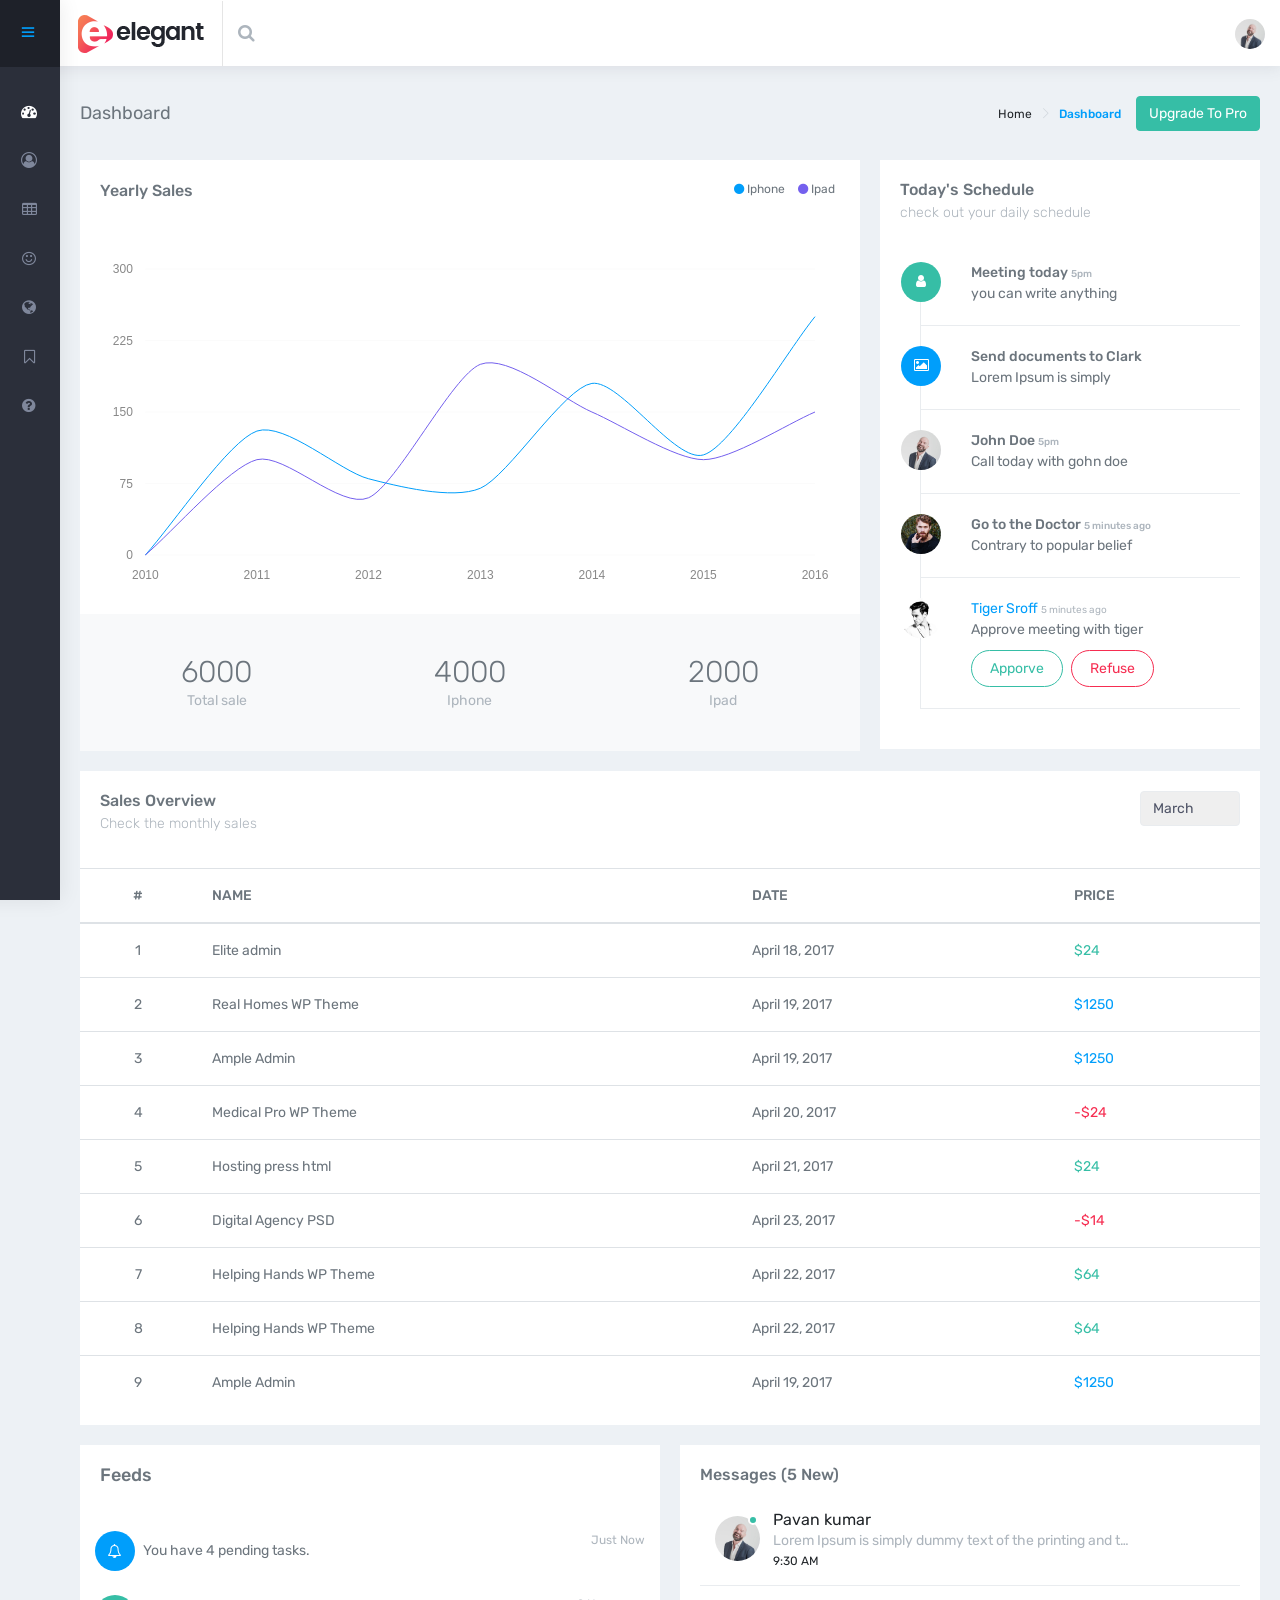
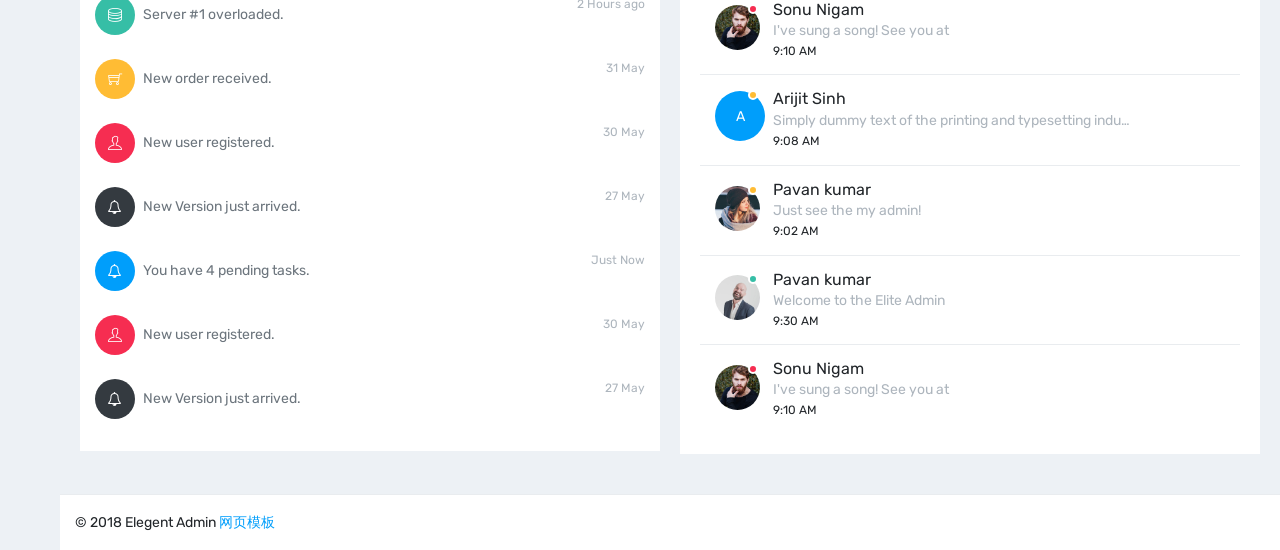
<file: html/index.html>
<!DOCTYPE html>
<html lang="en">

<head>
    <meta charset="utf-8">
    <meta http-equiv="X-UA-Compatible" content="IE=edge">
    <!-- Tell the browser to be responsive to screen width -->
    <meta name="viewport" content="width=device-width, initial-scale=1">
    <meta name="description" content="">
    <meta name="author" content="">
    <!-- Favicon icon -->
    <link rel="icon" type="image/png" sizes="16x16" href="./assets/images/favicon.png">
    <title>Elegant Admin Template - The Ultimate Multipurpose admin template</title>
    <!-- This page CSS -->
    <!-- chartist CSS -->
    <link href="./assets/node_modules/morrisjs/morris.css" rel="stylesheet">
    <!--c3 plugins CSS -->
    <link href="./assets/node_modules/c3-master/c3.min.css" rel="stylesheet">
    <!-- Custom CSS -->
    <link href="dist/css/style.css" rel="stylesheet">
    <!-- Dashboard 1 Page CSS -->
    <link href="dist/css/pages/dashboard1.css" rel="stylesheet">
    <!-- HTML5 Shim and Respond.js IE8 support of HTML5 elements and media queries -->
    <!-- WARNING: Respond.js doesn't work if you view the page via file:// -->
    <!--[if lt IE 9]>
    <script src="https://oss.maxcdn.com/libs/html5shiv/3.7.0/html5shiv.js"></script>
    <script src="https://oss.maxcdn.com/libs/respond.js/1.4.2/respond.min.js"></script>
<![endif]-->
</head>

<body class="skin-default-dark fixed-layout">
    <!-- ============================================================== -->
    <!-- Preloader - style you can find in spinners.css -->
    <!-- ============================================================== -->
    <div class="preloader">
        <div class="loader">
            <div class="loader__figure"></div>
            <p class="loader__label">Elegant admin</p>
        </div>
    </div>
    <!-- ============================================================== -->
    <!-- Main wrapper - style you can find in pages.scss -->
    <!-- ============================================================== -->
    <div id="main-wrapper">
        <!-- ============================================================== -->
        <!-- Topbar header - style you can find in pages.scss -->
        <!-- ============================================================== -->
        <header class="topbar">
            <nav class="navbar top-navbar navbar-expand-md navbar-dark">
                <!-- ============================================================== -->
                <!-- Logo -->
                <!-- ============================================================== -->
                <div class="navbar-header">
                    <a class="navbar-brand" href="index.html">
                        <!-- Logo icon --><b>
                            <!--You can put here icon as well // <i class="wi wi-sunset"></i> //-->
                            <!-- Dark Logo icon -->
                            <img src="./assets/images/logo-icon.png" alt="homepage" class="dark-logo" />
                            <!-- Light Logo icon -->
                            <img src="./assets/images/logo-light-icon.png" alt="homepage" class="light-logo" />
                        </b>
                        <!--End Logo icon -->
                        <!-- Logo text --><span>
                         <!-- dark Logo text -->
                         <img src="./assets/images/logo-text.png" alt="homepage" class="dark-logo" />
                         <!-- Light Logo text -->    
                         <img src="./assets/images/logo-light-text.png" class="light-logo" alt="homepage" /></span> </a>
                </div>
                <!-- ============================================================== -->
                <!-- End Logo -->
                <!-- ============================================================== -->
                <div class="navbar-collapse">
                    <!-- ============================================================== -->
                    <!-- toggle and nav items -->
                    <!-- ============================================================== -->
                    <ul class="navbar-nav mr-auto">
                        <!-- This is  -->
                        <li class="nav-item hidden-sm-up"> <a class="nav-link nav-toggler waves-effect waves-light" href="javascript:void(0)"><i class="ti-menu"></i></a></li>
                        <!-- ============================================================== -->
                        <!-- Search -->
                        <!-- ============================================================== -->
                        <li class="nav-item search-box"> <a class="nav-link waves-effect waves-dark" href="javascript:void(0)"><i class="fa fa-search"></i></a>
                            <form class="app-search">
                                <input type="text" class="form-control" placeholder="Search &amp; enter"> <a class="srh-btn"><i class="fa fa-times"></i></a>
                            </form>
                        </li>
                    </ul>
                    <ul class="navbar-nav my-lg-0">
                        <!-- ============================================================== -->
                        <!-- User profile and search -->
                        <!-- ============================================================== -->
                        <li class="nav-item dropdown">
                            <a class="nav-link dropdown-toggle text-muted waves-effect waves-dark" href="" data-toggle="dropdown" aria-haspopup="true" aria-expanded="false"><img src="./assets/images/users/1.jpg" alt="user" class="img-circle" width="30"></a>
                        </li>
                        <!-- ============================================================== -->
                        <!-- User profile and search -->
                        <!-- ============================================================== -->
                    </ul>
                </div>
            </nav>
        </header>
        <!-- ============================================================== -->
        <!-- End Topbar header -->
        <!-- ============================================================== -->
        <!-- ============================================================== -->
        <!-- Left Sidebar - style you can find in sidebar.scss  -->
        <!-- ============================================================== -->
        <aside class="left-sidebar">
            <div class="d-flex no-block nav-text-box align-items-center">
                <span><img src="./assets/images/logo-icon.png" alt="elegant admin template"></span>
                <a class="waves-effect waves-dark ml-auto hidden-sm-down" href="javascript:void(0)"><i class="ti-menu"></i></a>
                <a class="nav-toggler waves-effect waves-dark ml-auto hidden-sm-up" href="javascript:void(0)"><i class="ti-menu ti-close"></i></a>
            </div>
            <!-- Sidebar scroll-->
            <div class="scroll-sidebar">
                <!-- Sidebar navigation-->
                <nav class="sidebar-nav">
                    <ul id="sidebarnav">
                        <li> <a class="waves-effect waves-dark" href="index.html" aria-expanded="false"><i class="fa fa-tachometer"></i><span class="hide-menu">Dashboard</span></a></li>
                        <li> <a class="waves-effect waves-dark" href="pages-profile.html" aria-expanded="false"><i class="fa fa-user-circle-o"></i><span class="hide-menu">Profile</span></a></li>
                        <li> <a class="waves-effect waves-dark" href="table-basic.html" aria-expanded="false"><i class="fa fa-table"></i><span class="hide-menu"></span>Tables</a></li>
                        <li> <a class="waves-effect waves-dark" href="icon-fontawesome.html" aria-expanded="false"><i class="fa fa-smile-o"></i><span class="hide-menu"></span>Icon</a></li>
                        <li> <a class="waves-effect waves-dark" href="map-google.html" aria-expanded="false"><i class="fa fa-globe"></i><span class="hide-menu"></span>Map</a></li>
                        <li> <a class="waves-effect waves-dark" href="pages-blank.html" aria-expanded="false"><i class="fa fa-bookmark-o"></i><span class="hide-menu"></span>Blank</a></li>
                        <li> <a class="waves-effect waves-dark" href="pages-error-404.html" aria-expanded="false"><i class="fa fa-question-circle"></i><span class="hide-menu"></span>404</a></li>
                        <div class="text-center m-t-30">
                            <a href="#" class="btn waves-effect waves-light btn-success hidden-md-down"> Upgrade to Pro</a>
                        </div>
                    </ul>
                </nav>
                <!-- End Sidebar navigation -->
            </div>
            <!-- End Sidebar scroll-->
        </aside>
        <!-- ============================================================== -->
        <!-- End Left Sidebar - style you can find in sidebar.scss  -->
        <!-- ============================================================== -->
        <!-- ============================================================== -->
        <!-- Page wrapper  -->
        <!-- ============================================================== -->
        <div class="page-wrapper">
            <!-- ============================================================== -->
            <!-- Container fluid  -->
            <!-- ============================================================== -->
            <div class="container-fluid">
                <!-- ============================================================== -->
                <!-- Bread crumb and right sidebar toggle -->
                <!-- ============================================================== -->
                <div class="row page-titles">
                    <div class="col-md-5 align-self-center">
                        <h4 class="text-themecolor">Dashboard</h4>
                    </div>
                    <div class="col-md-7 align-self-center text-right">
                        <div class="d-flex justify-content-end align-items-center">
                            <ol class="breadcrumb">
                                <li class="breadcrumb-item"><a href="javascript:void(0)">Home</a></li>
                                <li class="breadcrumb-item active">Dashboard</li>
                            </ol>
                            <a class="btn btn-success d-none d-lg-block m-l-15" href="#"> Upgrade To Pro</a>
                        </div>
                    </div>
                </div>
                <!-- ============================================================== -->
                <!-- End Bread crumb and right sidebar toggle -->
                <!-- ============================================================== -->
                <!-- ============================================================== -->
                <!-- Yearly Sales -->
                <!-- ============================================================== -->
                <div class="row">
                    <div class="col-lg-8">
                        <div class="card oh">
                            <div class="card-body">
                                <div class="d-flex m-b-30 align-items-center no-block">
                                    <h5 class="card-title ">Yearly Sales</h5>
                                    <div class="ml-auto">
                                        <ul class="list-inline font-12">
                                            <li><i class="fa fa-circle text-info"></i> Iphone</li>
                                            <li><i class="fa fa-circle text-primary"></i> Ipad</li>
                                        </ul>
                                    </div>
                                </div>
                                <div id="morris-area-chart" style="height: 350px;"></div>
                            </div>
                            <div class="card-body bg-light">
                                <div class="row text-center m-b-20">
                                    <div class="col-lg-4 col-md-4 m-t-20">
                                        <h2 class="m-b-0 font-light">6000</h2><span class="text-muted">Total sale</span>
                                    </div>
                                    <div class="col-lg-4 col-md-4 m-t-20">
                                        <h2 class="m-b-0 font-light">4000</h2><span class="text-muted">Iphone</span>
                                    </div>
                                    <div class="col-lg-4 col-md-4 m-t-20">
                                        <h2 class="m-b-0 font-light">2000</h2><span class="text-muted">Ipad</span>
                                    </div>
                                </div>
                            </div>
                        </div>
                    </div>
                    <div class="col-lg-4">
                        <div class="card">
                            <div class="card-body">
                                <h5 class="card-title">Today's Schedule</h5>
                                <h6 class="card-subtitle">check out your daily schedule</h6>
                                <div class="steamline m-t-40">
                                    <div class="sl-item">
                                        <div class="sl-left bg-success"> <i class="fa fa-user"></i></div>
                                        <div class="sl-right">
                                            <div class="font-medium">Meeting today <span class="sl-date"> 5pm</span></div>
                                            <div class="desc">you can write anything </div>
                                        </div>
                                    </div>
                                    <div class="sl-item">
                                        <div class="sl-left bg-info"><i class="fa fa-image"></i></div>
                                        <div class="sl-right">
                                            <div class="font-medium">Send documents to Clark</div>
                                            <div class="desc">Lorem Ipsum is simply </div>
                                        </div>
                                    </div>
                                    <div class="sl-item">
                                        <div class="sl-left"> <img class="img-circle" alt="user" src="./assets/images/users/1.jpg"> </div>
                                        <div class="sl-right">
                                            <div class="font-medium">John Doe <span class="sl-date"> 5pm</span></div>
                                            <div class="desc">Call today with gohn doe </div>
                                        </div>
                                    </div>
                                    <div class="sl-item">
                                        <div class="sl-left"> <img class="img-circle" alt="user" src="./assets/images/users/2.jpg"> </div>
                                        <div class="sl-right">
                                            <div class="font-medium">Go to the Doctor <span class="sl-date">5 minutes ago</span></div>
                                            <div class="desc">Contrary to popular belief</div>
                                        </div>
                                    </div>
                                    <div class="sl-item">
                                        <div class="sl-left"> <img class="img-circle" alt="user" src="./assets/images/users/3.jpg"> </div>
                                        <div class="sl-right">
                                            <div><a href="#">Tiger Sroff</a> <span class="sl-date">5 minutes ago</span></div>
                                            <div class="desc">Approve meeting with tiger
                                                <br><a href="javascript:void(0)" class="btn m-t-10 m-r-5 btn-rounded btn-outline-success">Apporve</a> <a href="javascript:void(0)" class="btn m-t-10 btn-rounded btn-outline-danger">Refuse</a> </div>
                                        </div>
                                    </div>
                                </div>
                            </div>
                        </div>
                    </div>
                </div>
                <!-- ============================================================== -->
                <!-- News -->
                <!-- ============================================================== -->
                <div class="row">
                    <!-- column -->
                    <div class="col-12">
                        <div class="card">
                            <div class="card-body">
                                <div class="d-flex">
                                    <div>
                                        <h5 class="card-title">Sales Overview</h5>
                                        <h6 class="card-subtitle">Check the monthly sales </h6>
                                    </div>
                                    <div class="ml-auto">
                                        <select class="custom-select b-0">
                                            <option>January</option>
                                            <option value="1">February</option>
                                            <option value="2" selected="">March</option>
                                            <option value="3">April</option>
                                        </select>
                                    </div>
                                </div>
                            </div>
                            <div class="table-responsive">
                                <table class="table table-hover">
                                    <thead>
                                        <tr>
                                            <th class="text-center">#</th>
                                            <th>NAME</th>
                                            <th>DATE</th>
                                            <th>PRICE</th>
                                        </tr>
                                    </thead>
                                    <tbody>
                                        <tr>
                                            <td class="text-center">1</td>
                                            <td class="txt-oflo">Elite admin</td>
                                            <td class="txt-oflo">April 18, 2017</td>
                                            <td><span class="text-success">$24</span></td>
                                        </tr>
                                        <tr>
                                            <td class="text-center">2</td>
                                            <td class="txt-oflo">Real Homes WP Theme</td>
                                            <td class="txt-oflo">April 19, 2017</td>
                                            <td><span class="text-info">$1250</span></td>
                                        </tr>
                                        <tr>
                                            <td class="text-center">3</td>
                                            <td class="txt-oflo">Ample Admin</td>
                                            <td class="txt-oflo">April 19, 2017</td>
                                            <td><span class="text-info">$1250</span></td>
                                        </tr>
                                        <tr>
                                            <td class="text-center">4</td>
                                            <td class="txt-oflo">Medical Pro WP Theme</td>
                                            <td class="txt-oflo">April 20, 2017</td>
                                            <td><span class="text-danger">-$24</span></td>
                                        </tr>
                                        <tr>
                                            <td class="text-center">5</td>
                                            <td class="txt-oflo">Hosting press html</td>
                                            <td class="txt-oflo">April 21, 2017</td>
                                            <td><span class="text-success">$24</span></td>
                                        </tr>
                                        <tr>
                                            <td class="text-center">6</td>
                                            <td class="txt-oflo">Digital Agency PSD</td>
                                            <td class="txt-oflo">April 23, 2017</td>
                                            <td><span class="text-danger">-$14</span></td>
                                        </tr>
                                        <tr>
                                            <td class="text-center">7</td>
                                            <td class="txt-oflo">Helping Hands WP Theme</td>
                                            <td class="txt-oflo">April 22, 2017</td>
                                            <td><span class="text-success">$64</span></td>
                                        </tr>
                                        <tr>
                                            <td class="text-center">8</td>
                                            <td class="txt-oflo">Helping Hands WP Theme</td>
                                            <td class="txt-oflo">April 22, 2017</td>
                                            <td><span class="text-success">$64</span></td>
                                        </tr>
                                        <tr>
                                            <td class="text-center">9</td>
                                            <td class="txt-oflo">Ample Admin</td>
                                            <td class="txt-oflo">April 19, 2017</td>
                                            <td><span class="text-info">$1250</span></td>
                                        </tr>
                                    </tbody>
                                </table>
                            </div>
                        </div>
                    </div>
                </div>
                <!-- ============================================================== -->
                <!-- To do chat and message -->
                <!-- ============================================================== -->
                <div class="row">
                    <div class="col-md-6">
                        <div class="card">
                            <div class="card-body">
                                <h4 class="card-title">Feeds</h4>
                            </div>
                            <ul class="feeds p-b-20">
                                <li>
                                    <div class="bg-info"><i class="fa fa-bell-o"></i></div> You have 4 pending tasks. <span class="text-muted">Just Now</span></li>
                                <li>
                                    <div class="bg-success"><i class="ti-server"></i></div> Server #1 overloaded.<span class="text-muted">2 Hours ago</span></li>
                                <li>
                                    <div class="bg-warning"><i class="ti-shopping-cart"></i></div> New order received.<span class="text-muted">31 May</span></li>
                                <li>
                                    <div class="bg-danger"><i class="ti-user"></i></div> New user registered.<span class="text-muted">30 May</span></li>
                                <li>
                                    <div class="bg-dark"><i class="fa fa-bell-o"></i></div> New Version just arrived. <span class="text-muted">27 May</span></li>
                                <li>
                                    <div class="bg-info"><i class="fa fa-bell-o"></i></div> You have 4 pending tasks. <span class="text-muted">Just Now</span></li>
                                <li>
                                    <div class="bg-danger"><i class="ti-user"></i></div> New user registered.<span class="text-muted">30 May</span></li>
                                <li>
                                    <div class="bg-dark"><i class="fa fa-bell-o"></i></div> New Version just arrived. <span class="text-muted">27 May</span></li>
                            </ul>
                        </div>
                    </div>
                    <div class="col-md-6">
                        <div class="card">
                            <div class="card-body">
                                <h5 class="card-title">Messages (5 New)</h5>
                                <div class="message-box">
                                    <div class="message-widget message-scroll">
                                        <!-- Message -->
                                        <a href="javascript:void(0)">
                                            <div class="user-img"> <img src="./assets/images/users/1.jpg" alt="user" class="img-circle"> <span class="profile-status online pull-right"></span> </div>
                                            <div class="mail-contnet">
                                                <h5>Pavan kumar</h5> <span class="mail-desc">Lorem Ipsum is simply dummy text of the printing and type setting industry. Lorem Ipsum has been.</span> <span class="time">9:30 AM</span> </div>
                                        </a>
                                        <!-- Message -->
                                        <a href="javascript:void(0)">
                                            <div class="user-img"> <img src="./assets/images/users/2.jpg" alt="user" class="img-circle"> <span class="profile-status busy pull-right"></span> </div>
                                            <div class="mail-contnet">
                                                <h5>Sonu Nigam</h5> <span class="mail-desc">I've sung a song! See you at</span> <span class="time">9:10 AM</span> </div>
                                        </a>
                                        <!-- Message -->
                                        <a href="javascript:void(0)">
                                            <div class="user-img"> <span class="round">A</span> <span class="profile-status away pull-right"></span> </div>
                                            <div class="mail-contnet">
                                                <h5>Arijit Sinh</h5> <span class="mail-desc">Simply dummy text of the printing and typesetting industry.</span> <span class="time">9:08 AM</span> </div>
                                        </a>
                                        <!-- Message -->
                                        <a href="javascript:void(0)">
                                            <div class="user-img"> <img src="./assets/images/users/4.jpg" alt="user" class="img-circle"> <span class="profile-status offline pull-right"></span> </div>
                                            <div class="mail-contnet">
                                                <h5>Pavan kumar</h5> <span class="mail-desc">Just see the my admin!</span> <span class="time">9:02 AM</span> </div>
                                        </a>
                                        <!-- Message -->
                                        <a href="javascript:void(0)">
                                            <div class="user-img"> <img src="./assets/images/users/1.jpg" alt="user" class="img-circle"> <span class="profile-status online pull-right"></span> </div>
                                            <div class="mail-contnet">
                                                <h5>Pavan kumar</h5> <span class="mail-desc">Welcome to the Elite Admin</span> <span class="time">9:30 AM</span> </div>
                                        </a>
                                        <!-- Message -->
                                        <a href="javascript:void(0)">
                                            <div class="user-img"> <img src="./assets/images/users/2.jpg" alt="user" class="img-circle"> <span class="profile-status busy pull-right"></span> </div>
                                            <div class="mail-contnet">
                                                <h5>Sonu Nigam</h5> <span class="mail-desc">I've sung a song! See you at</span> <span class="time">9:10 AM</span> </div>
                                        </a>
                                    </div>
                                </div>
                            </div>
                        </div>
                    </div>
                </div>
            </div>
            <!-- ============================================================== -->
            <!-- End Container fluid  -->
            <!-- ============================================================== -->
        </div>
        <!-- ============================================================== -->
        <!-- End Page wrapper  -->
        <!-- ============================================================== -->
        <!-- ============================================================== -->
        <!-- footer -->
        <!-- ============================================================== -->
        <footer class="footer">
            © 2018 Elegent Admin <a target="_blank" href="http://www.mobanwang.com/" title="网页模板">网页模板</a>
        </footer>
        <!-- ============================================================== -->
        <!-- End footer -->
        <!-- ============================================================== -->
    </div>
    <!-- ============================================================== -->
    <!-- End Wrapper -->
    <!-- ============================================================== -->
    <!-- ============================================================== -->
    <!-- All Jquery -->
    <!-- ============================================================== -->
    <script src="./assets/node_modules/jquery/jquery-3.2.1.min.js"></script>
    <!-- Bootstrap popper Core JavaScript -->
    <script src="./assets/node_modules/popper/popper.min.js"></script>
    <script src="./assets/node_modules/bootstrap/dist/js/bootstrap.min.js"></script>
    <!-- slimscrollbar scrollbar JavaScript -->
    <script src="dist/js/perfect-scrollbar.jquery.min.js"></script>
    <!--Wave Effects -->
    <script src="dist/js/waves.js"></script>
    <!--Menu sidebar -->
    <script src="dist/js/sidebarmenu.js"></script>
    <!--Custom JavaScript -->
    <script src="dist/js/custom.min.js"></script>
    <!-- ============================================================== -->
    <!-- This page plugins -->
    <!-- ============================================================== -->
    <!--morris JavaScript -->
    <script src="./assets/node_modules/raphael/raphael-min.js"></script>
    <script src="./assets/node_modules/morrisjs/morris.min.js"></script>
    <script src="./assets/node_modules/jquery-sparkline/jquery.sparkline.min.js"></script>
    <!--c3 JavaScript -->
    <script src="./assets/node_modules/d3/d3.min.js"></script>
    <script src="./assets/node_modules/c3-master/c3.min.js"></script>
    <!-- Chart JS -->
    <script src="dist/js/dashboard1.js"></script>
</body>

</html>
</file>
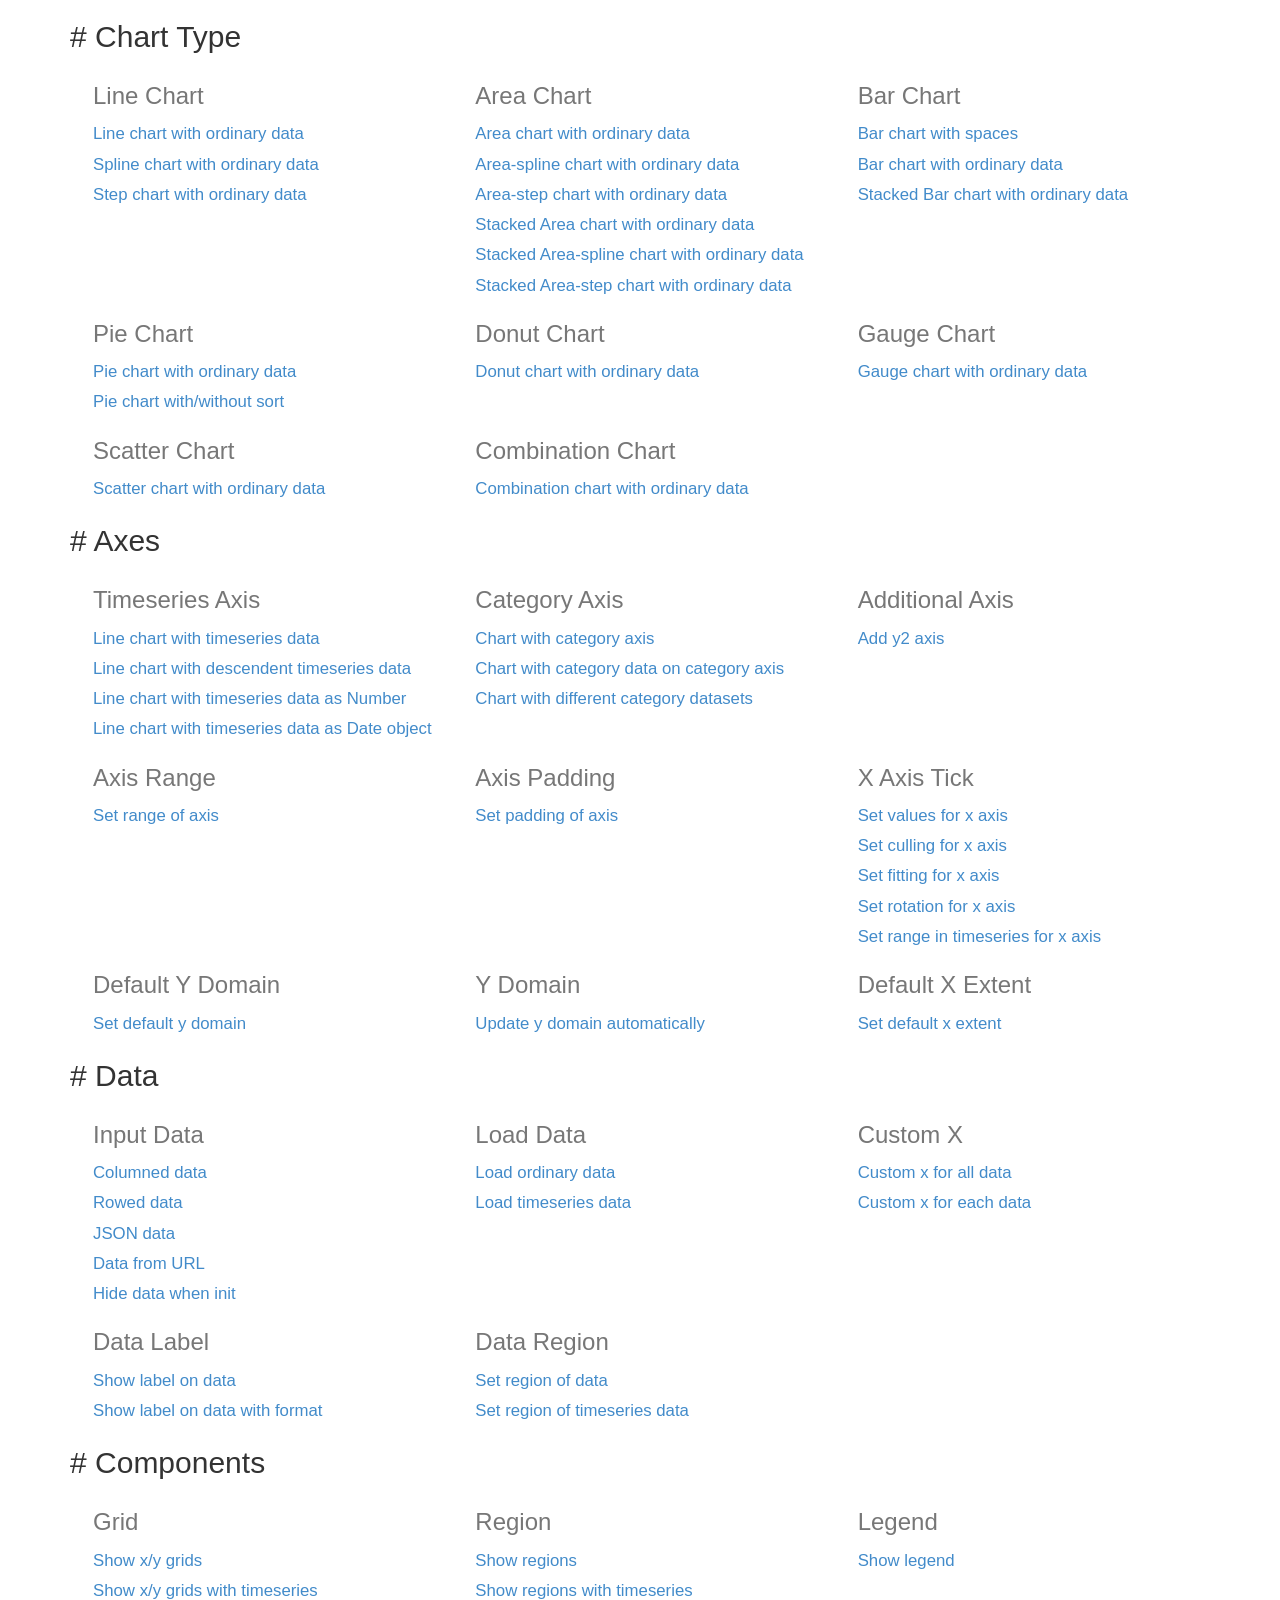
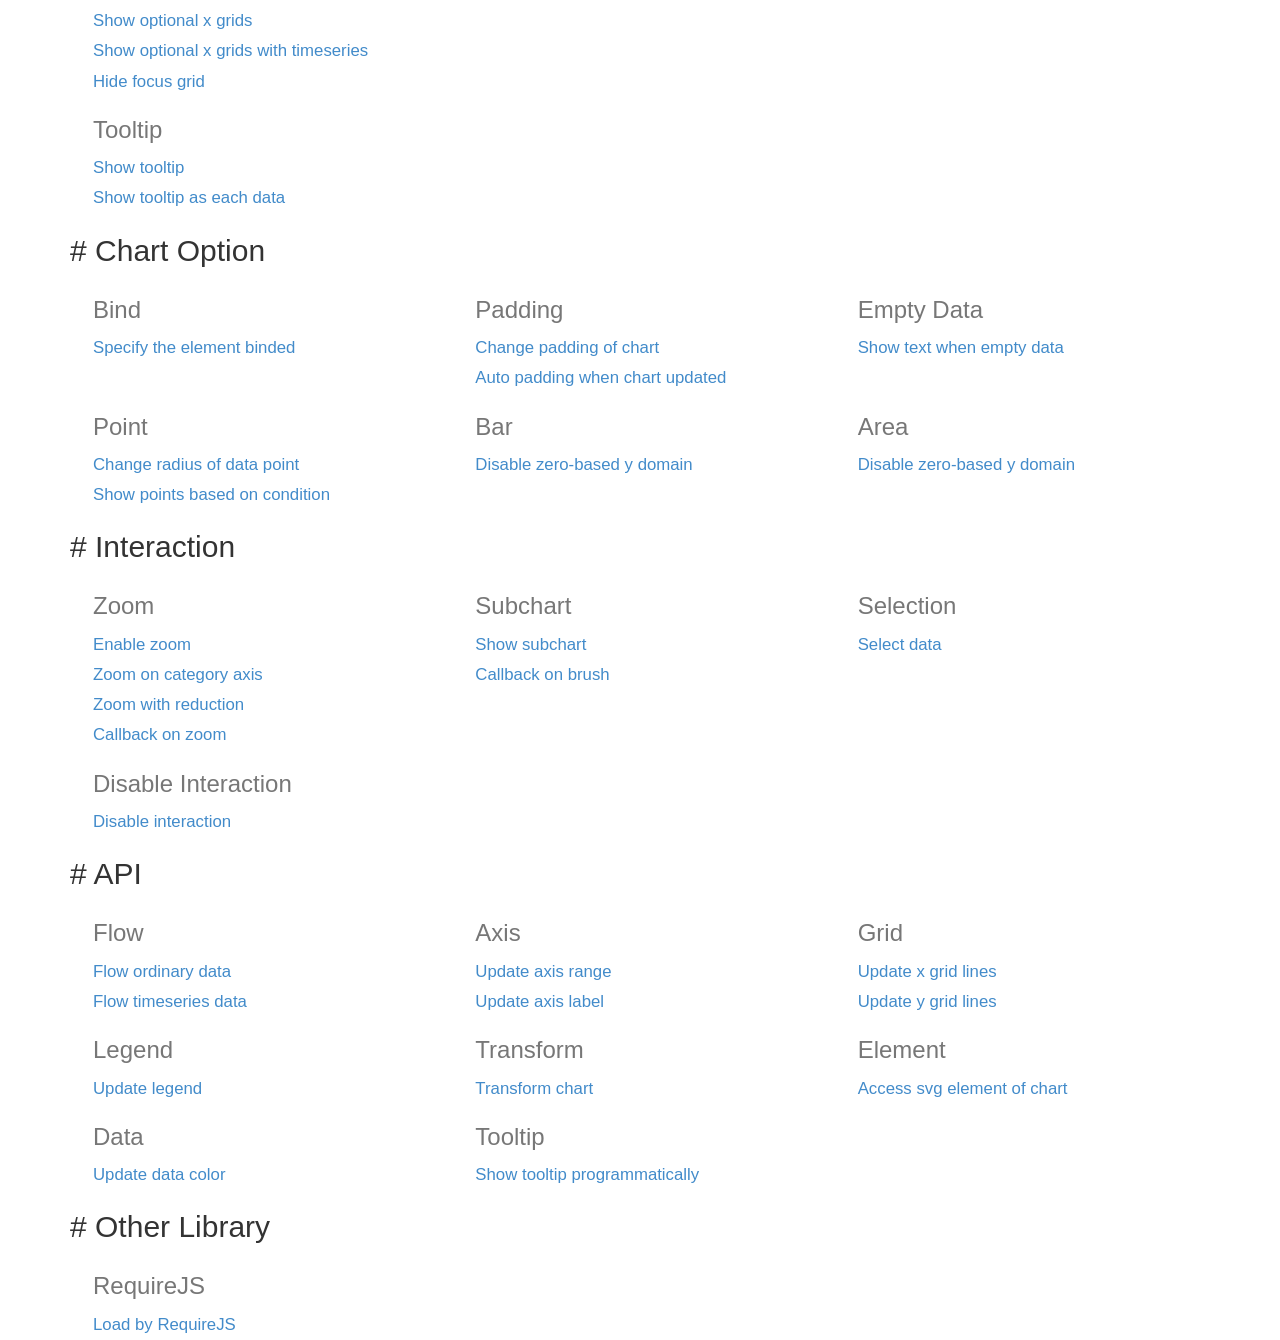
<file: html/assets/node_modules/c3-master/htdocs/index.html>
<html>
  <head>
    <link href="./css/bootstrap.min.css" rel="stylesheet">
    <link href="./css/index.css" rel="stylesheet">
  </head>
  <body>
    <div class="container">
      <div class="section">
        <h2># <span>Chart Type</span></h2>
        <div>
          <div class="row">
            <div class="col-md-4">
              <h3>Line Chart</h3>
              <a href="./samples/simple.html">
                Line chart with ordinary data
              </a>
              <a href="./samples/chart_spline.html">
                Spline chart with ordinary data
              </a>
              <a href="./samples/chart_step.html">
                Step chart with ordinary data
              </a>
            </div>
            <div class="col-md-4">
              <h3>Area Chart</h3>
              <a href="./samples/chart_area.html">
                Area chart with ordinary data
              </a>
              <a href="./samples/chart_area_spline.html">
                Area-spline chart with ordinary data
              </a>
              <a href="./samples/chart_area_step.html">
                Area-step chart with ordinary data
              </a>
              <a href="./samples/chart_area_stacked.html">
                Stacked Area chart with ordinary data
              </a>
              <a href="./samples/chart_area_spline_stacked.html">
                Stacked Area-spline chart with ordinary data
              </a>
              <a href="./samples/chart_area_step_stacked.html">
                Stacked Area-step chart with ordinary data
              </a>
            </div>
            <div class="col-md-4">
              <h3>Bar Chart</h3>
              <a href="./samples/chart_bar_space.html">
                  Bar chart with spaces
              </a>
              <a href="./samples/chart_bar.html">
                Bar chart with ordinary data
              </a>
              <a href="./samples/chart_bar_stacked.html">
                Stacked Bar chart with ordinary data
              </a>
            </div>
          </div>
          <div class="row">
            <div class="col-md-4">
              <h3>Pie Chart</h3>
              <a href="./samples/chart_pie.html">
                Pie chart with ordinary data
              </a>
              <a href="./samples/chart_pie_sort.html">
                Pie chart with/without sort
              </a>
            </div>
            <div class="col-md-4">
              <h3>Donut Chart</h3>
              <a href="./samples/chart_donut.html">
                Donut chart with ordinary data
              </a>
            </div>
            <div class="col-md-4">
              <h3>Gauge Chart</h3>
              <a href="./samples/chart_gauge.html">
                Gauge chart with ordinary data
              </a>
            </div>
          </div>
          <div class="row">
            <div class="col-md-4">
              <h3>Scatter Chart</h3>
              <a href="./samples/chart_scatter.html">
                Scatter chart with ordinary data
              </a>
            </div>
            <div class="col-md-4">
              <h3>Combination Chart</h3>
              <a href="./samples/chart_combination.html">
                Combination chart with ordinary data
              </a>
            </div>
          </div>
        </div>
      </div>

      <div class="section">
        <h2># <span>Axes</span></h2>
        <div>
          <div class="row">
            <div class="col-md-4">
              <h3>Timeseries Axis</h3>
              <a href="./samples/timeseries.html">
                Line chart with timeseries data
              </a>
              <a href="./samples/timeseries_descendent.html">
                Line chart with descendent timeseries data
              </a>
              <a href="./samples/timeseries_raw.html">
                Line chart with timeseries data as Number
              </a>
              <a href="./samples/timeseries_date.html">
                Line chart with timeseries data as Date object
              </a>
            </div>
            <div class="col-md-4">
              <h3>Category Axis</h3>
              <a href="./samples/categorized.html">
                Chart with category axis
              </a>
              <a href="./samples/custom_x_categorized.html">
                Chart with category data on category axis
              </a>
              <a href="./samples/different_category_datasets.html">
                Chart with different category datasets
              </a>
            </div>
            <div class="col-md-4">
              <h3>Additional Axis</h3>
              <a href="./samples/axes_y2.html">
                Add y2 axis
              </a>
            </div>
          </div>
          <div class="row">
            <div class="col-md-4">
              <h3>Axis Range</h3>
              <a href="./samples/axes_range.html">
                Set range of axis
              </a>
            </div>
            <div class="col-md-4">
              <h3>Axis Padding</h3>
              <a href="./samples/axes_padding.html">
                Set padding of axis
              </a>
            </div>
            <div class="col-md-4">
              <h3>X Axis Tick</h3>
              <a href="./samples/axes_x_tick_values.html">
                Set values for x axis
              </a>
              <a href="./samples/axes_x_tick_culling.html">
                Set culling for x axis
              </a>
              <a href="./samples/axes_x_tick_fit.html">
                Set fitting for x axis
              </a>
              <a href="./samples/axes_x_tick_rotate.html">
                Set rotation for x axis
              </a>
              <a href="./samples/axes_x_range_timeseries.html">
                Set range in timeseries for x axis
              </a>
            </div>
          </div>
          <div class="row">
            <div class="col-md-4">
              <h3>Default Y Domain</h3>
              <a href="./samples/axes_y_default.html">
                Set default y domain
              </a>
            </div>
            <div class="col-md-4">
              <h3>Y Domain</h3>
              <a href="./samples/domain_y.html">
                Update y domain automatically
              </a>
            </div>
            <div class="col-md-4">
              <h3>Default X Extent</h3>
              <a href="./samples/axes_x_extent.html">
                Set default x extent
              </a>
            </div>
          </div>
        </div>
      </div>

      <div class="section">
        <h2># <span>Data</span></h2>
        <div>
          <div class="row">
            <div class="col-md-4">
              <h3>Input Data</h3>
              <a href="./samples/data_columned.html">
                Columned data
              </a>
              <a href="./samples/data_rowed.html">
                Rowed data
              </a>
              <a href="./samples/data_json.html">
                JSON data
              </a>
              <a href="./samples/data_url.html">
                Data from URL
              </a>
              <a href="./samples/data_hide.html">
                Hide data when init
              </a>
            </div>
            <div class="col-md-4">
              <h3>Load Data</h3>
              <a href="./samples/data_load.html">
                Load ordinary data
              </a>
              <a href="./samples/data_load_timeseries.html">
                Load timeseries data
              </a>
            </div>
            <div class="col-md-4">
              <h3>Custom X</h3>
              <a href="./samples/custom_x_scale.html">
                Custom x for all data
              </a>
              <a href="./samples/custom_xs_scale.html">
                Custom x for each data
              </a>
            </div>
          </div>
          <div class="row">
            <div class="col-md-4">
              <h3>Data Label</h3>
              <a href="./samples/data_label.html">
                Show label on data
              </a>
              <a href="./samples/data_label_format.html">
                Show label on data with format
              </a>
            </div>
            <div class="col-md-4">
              <h3>Data Region</h3>
              <a href="./samples/data_region.html">
                Set region of data
              </a>
              <a href="./samples/data_region_timeseries.html">
                Set region of timeseries data
              </a>
            </div>
          </div>
        </div>
      </div>

      <div class="section">
        <h2># <span>Components</span></h2>
        <div>
          <div class="row">
            <div class="col-md-4">
              <h3>Grid</h3>
              <a href="./samples/grids.html">
                 Show x/y grids
              </a>
              <a href="./samples/grids_timeseries.html">
                 Show x/y grids with timeseries
              </a>
              <a href="./samples/grid_x_lines.html">
                 Show optional x grids
              </a>
              <a href="./samples/grid_x_lines_timeseries.html">
                 Show optional x grids with timeseries
              </a>
              <a href="./samples/grid_focus.html">
                 Hide focus grid
              </a>
            </div>
            <div class="col-md-4">
              <h3>Region</h3>
              <a href="./samples/regions.html">
                 Show regions
              </a>
              <a href="./samples/regions_timeseries.html">
                 Show regions with timeseries
              </a>
            </div>
            <div class="col-md-4">
              <h3>Legend</h3>
              <a href="./samples/legend.html">
                 Show legend
              </a>
            </div>
          </div>
          <div class="row">
            <div class="col-md-4">
              <h3>Tooltip</h3>
              <a href="./samples/tooltip_show.html">
                Show tooltip
              </a>
              <a href="./samples/tooltip_grouped.html">
                Show tooltip as each data
              </a>
            </div>
          </div>
        </div>
      </div>

      <div class="section">
        <h2># <span>Chart Option</span></h2>
        <div>
          <div class="row">
            <div class="col-md-4">
              <h3>Bind</h3>
              <a href="./samples/bindto.html">
                Specify the element binded
              </a>
            </div>
            <div class="col-md-4">
              <h3>Padding</h3>
              <a href="./samples/padding.html">
                Change padding of chart
              </a>
              <a href="./samples/padding_update.html">
                Auto padding when chart updated
              </a>
            </div>
            <div class="col-md-4">
              <h3>Empty Data</h3>
              <a href="./samples/emptydata.html">
                Show text when empty data
              </a>
            </div>
          </div>
          <div class="row">
            <div class="col-md-4">
              <h3>Point</h3>
              <a href="./samples/point_r.html">
                Change radius of data point
              </a>
              <a href="./samples/point_show.html">
                Show points based on condition
              </a>
            </div>
            <div class="col-md-4">
              <h3>Bar</h3>
              <a href="./samples/bar_zerobased.html">
                Disable zero-based y domain
              </a>
            </div>
            <div class="col-md-4">
              <h3>Area</h3>
              <a href="./samples/area_zerobased.html">
                Disable zero-based y domain
              </a>
            </div>
          </div>
        </div>
      </div>

      <div class="section">
        <h2># <span>Interaction</span></h2>
        <div>
          <div class="row">
            <div class="col-md-4">
              <h3>Zoom</h3>
              <a href="./samples/zoom.html">
                Enable zoom
              </a>
              <a href="./samples/zoom.html">
                Zoom on category axis
              </a>
              <a href="./samples/zoom_reduction.html">
                Zoom with reduction
              </a>
              <a href="./samples/zoom_onzoom.html">
                Callback on zoom
              </a>
            </div>
            <div class="col-md-4">
              <h3>Subchart</h3>
              <a href="./samples/subchart.html">
                Show subchart
              </a>
              <a href="./samples/subchart_onbrush.html">
                Callback on brush
              </a>
            </div>
            <div class="col-md-4">
              <h3>Selection</h3>
              <a href="./samples/selection.html">
                Select data
              </a>
            </div>
          </div>
          <div class="row">
            <div class="col-md-4">
              <h3>Disable Interaction</h3>
              <a href="./samples/interaction_enabled.html">
                Disable interaction
              </a>
            </div>
          </div>
        </div>
      </div>

      <div class="section">
        <h2># <span>API</span></h2>
        <div>
          <div class="row">
            <div class="col-md-4">
              <h3>Flow</h3>
              <a href="./samples/api_flow.html">
                Flow ordinary data
              </a>
              <a href="./samples/api_flow_timeseries.html">
                Flow timeseries data
              </a>
            </div>
            <div class="col-md-4">
              <h3>Axis</h3>
              <a href="./samples/api_axis_range.html">
                Update axis range
              </a>
              <a href="./samples/api_axis_label.html">
                Update axis label
              </a>
            </div>
            <div class="col-md-4">
              <h3>Grid</h3>
              <a href="./samples/api_xgrid_lines.html">
                Update x grid lines
              </a>
              <a href="./samples/api_ygrid_lines.html">
                Update y grid lines
              </a>
            </div>
          </div>
          <div class="row">
            <div class="col-md-4">
              <h3>Legend</h3>
              <a href="./samples/api_legend.html">
                Update legend
              </a>
            </div>
            <div class="col-md-4">
              <h3>Transform</h3>
              <a href="./samples/api_transform.html">
                Transform chart
              </a>
            </div>
            <div class="col-md-4">
              <h3>Element</h3>
              <a href="./samples/element.html">
                Access svg element of chart
              </a>
            </div>
          </div>
          <div class="row">
            <div class="col-md-4">
              <h3>Data</h3>
              <a href="./samples/api_data_colors.html">
                Update data color
              </a>
            </div>
            <div class="col-md-4">
              <h3>Tooltip</h3>
              <a href="./samples/api_tooltip_show.html">
                Show tooltip programmatically
              </a>
            </div>
          </div>
        </div>
      </div>

      <div class="section">
        <h2># <span>Other Library</span></h2>
        <div>
          <div class="row">
            <div class="col-md-4">
              <h3>RequireJS</h3>
              <a href="./samples/requirejs.html">
                Load by RequireJS
              </a>
            </div>
          </div>
        </div>
      </div>

    </div>
  </body>
</html>
</file>
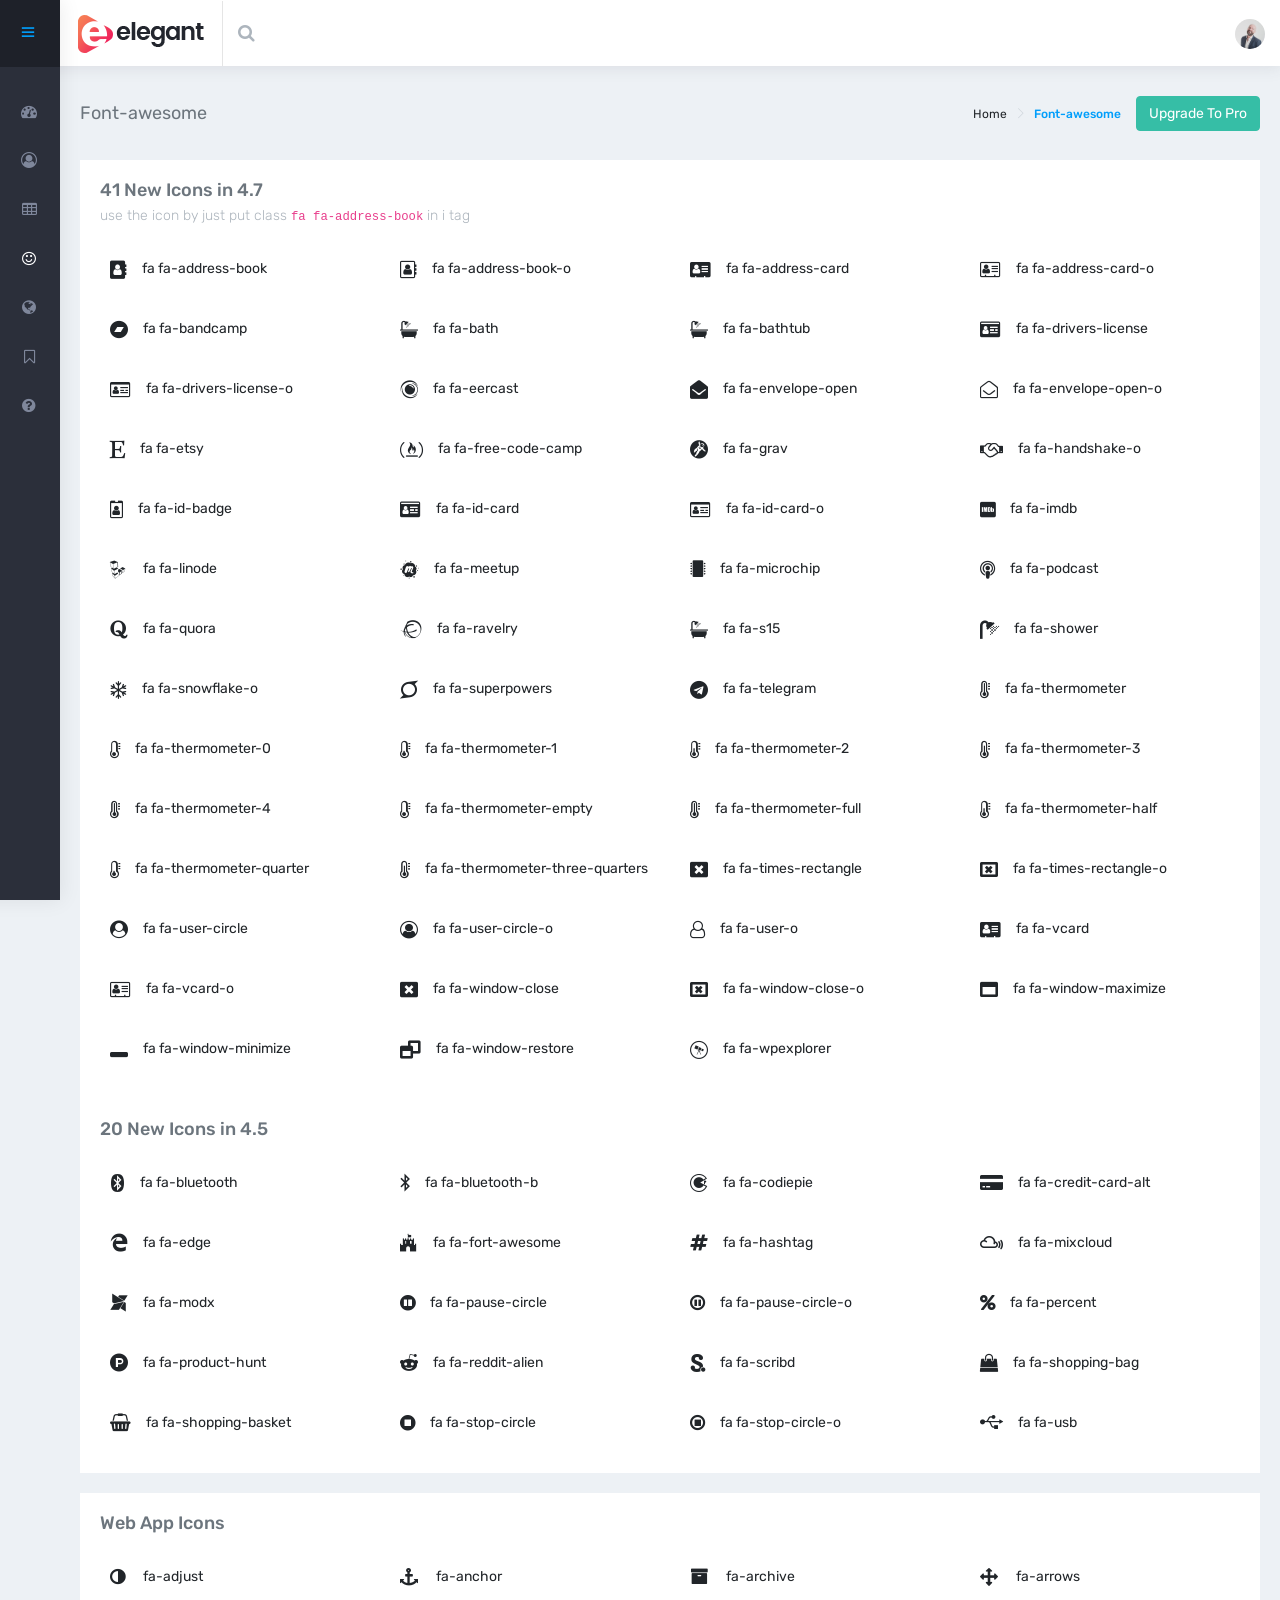
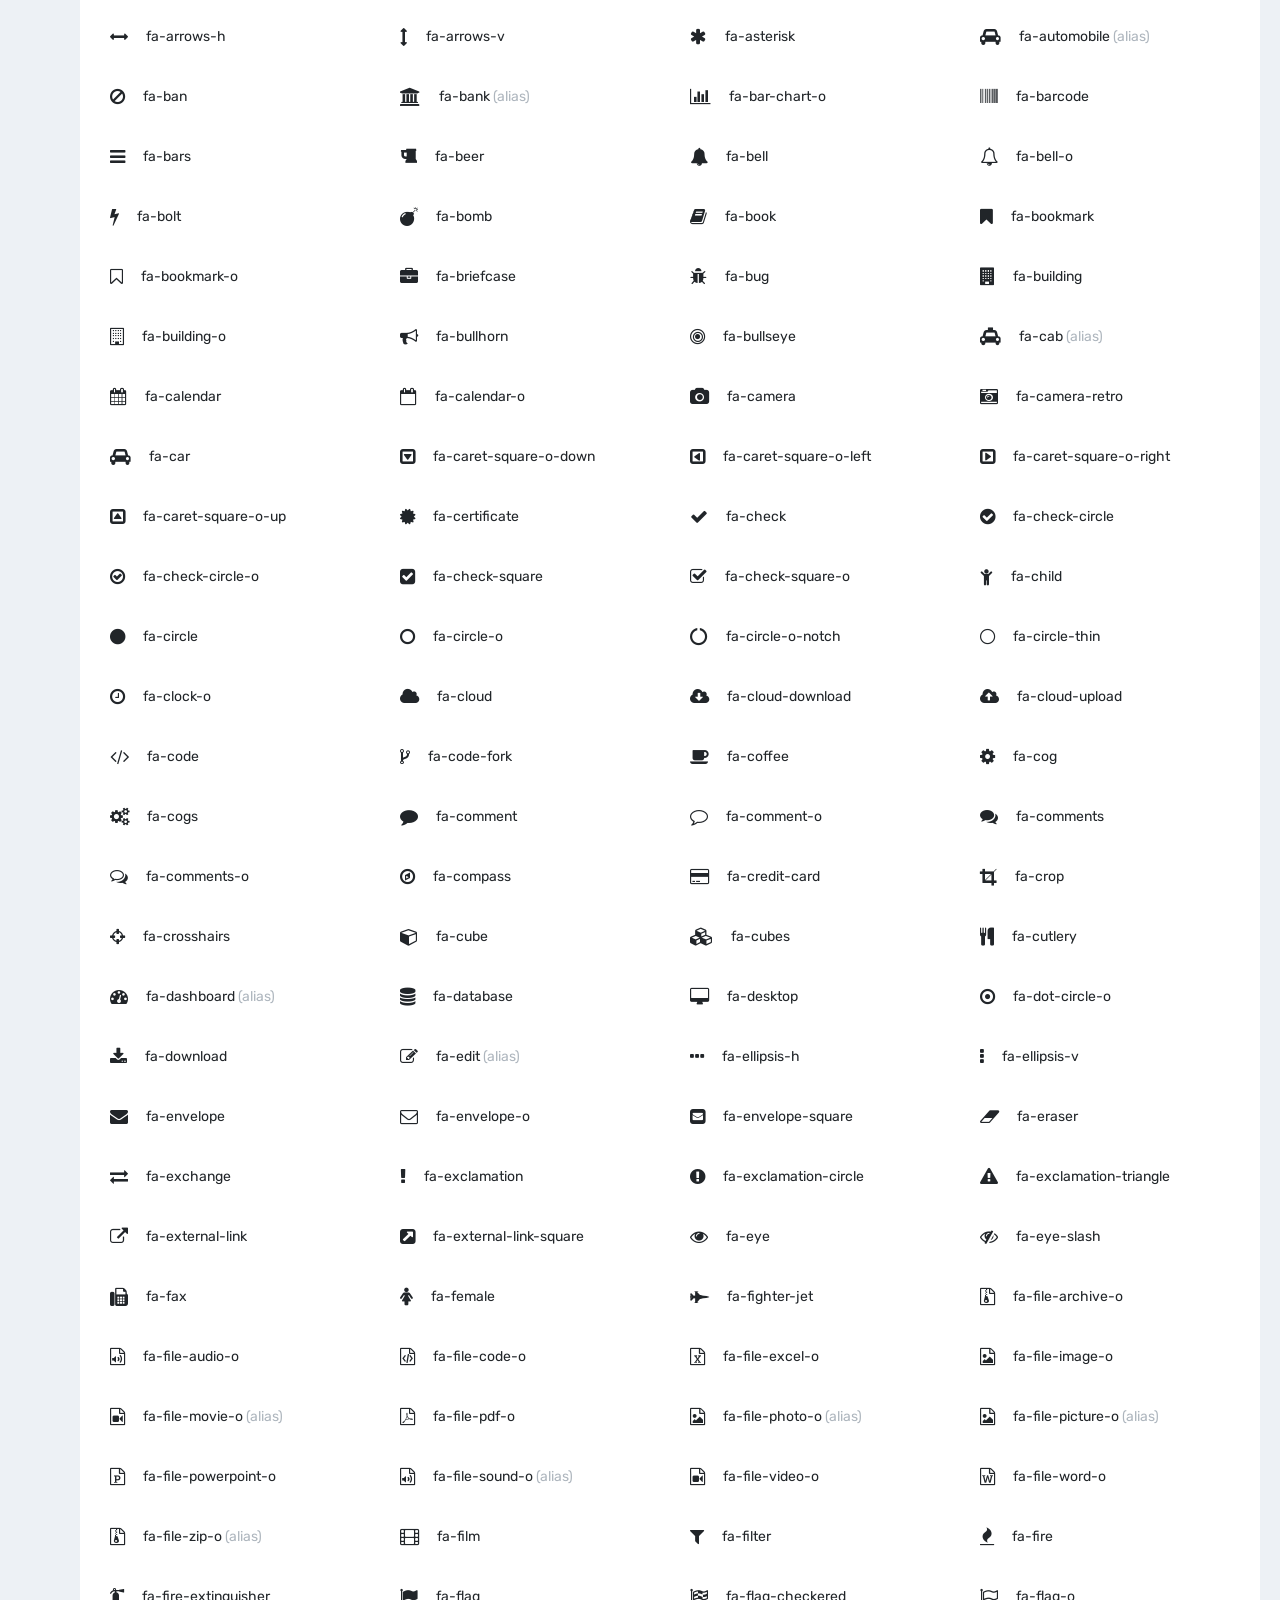
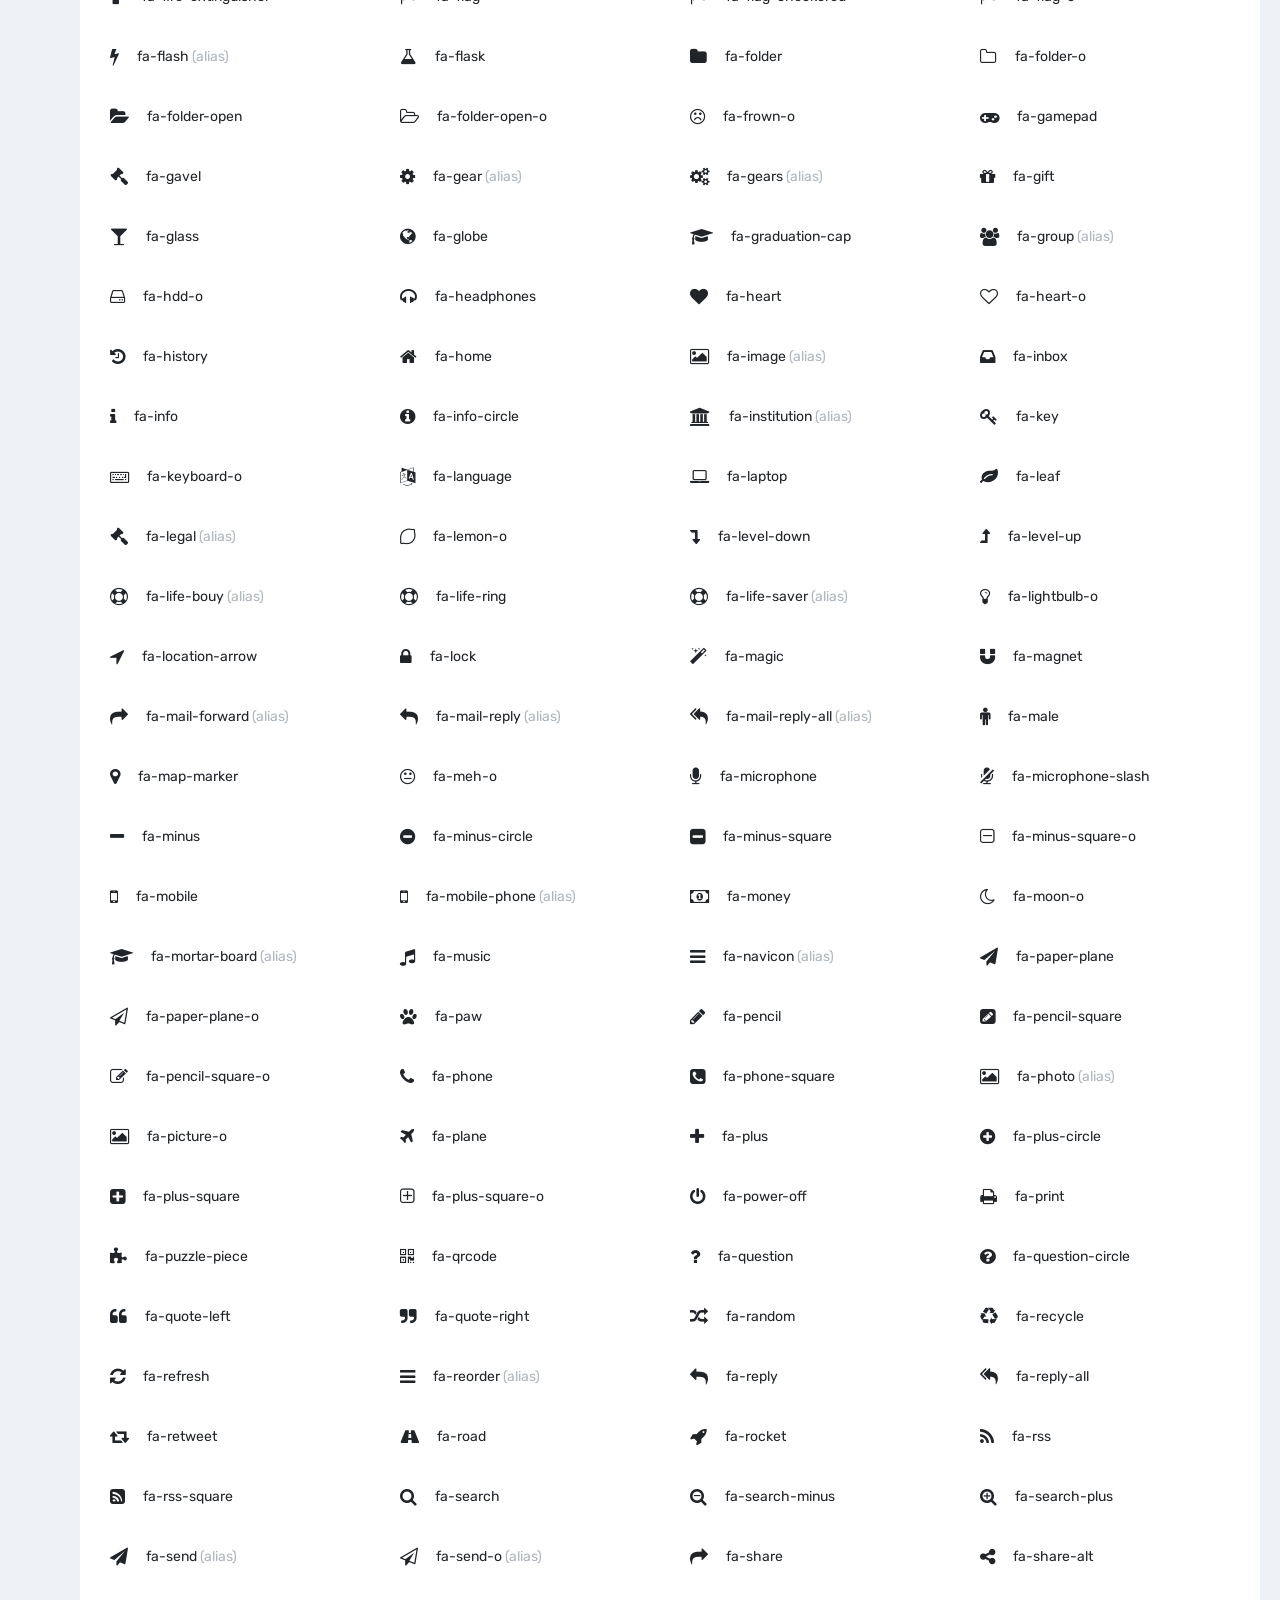
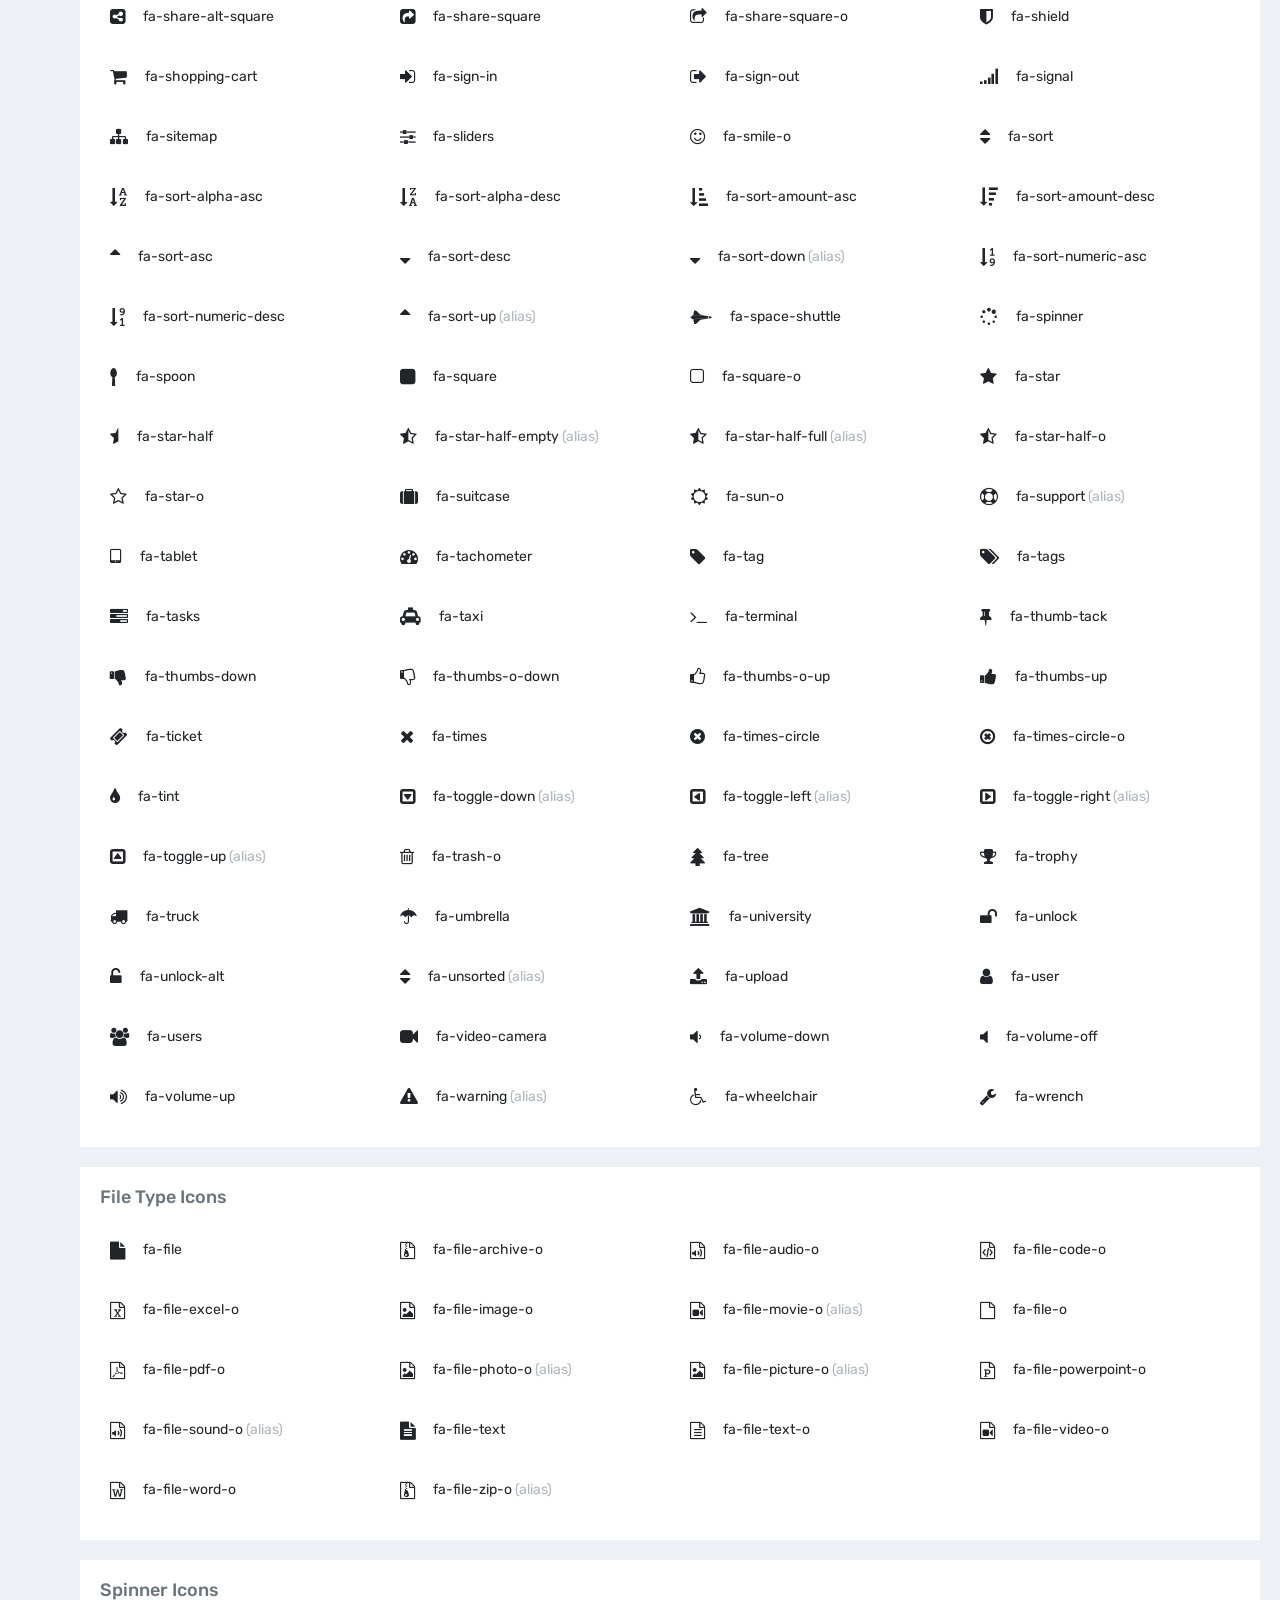
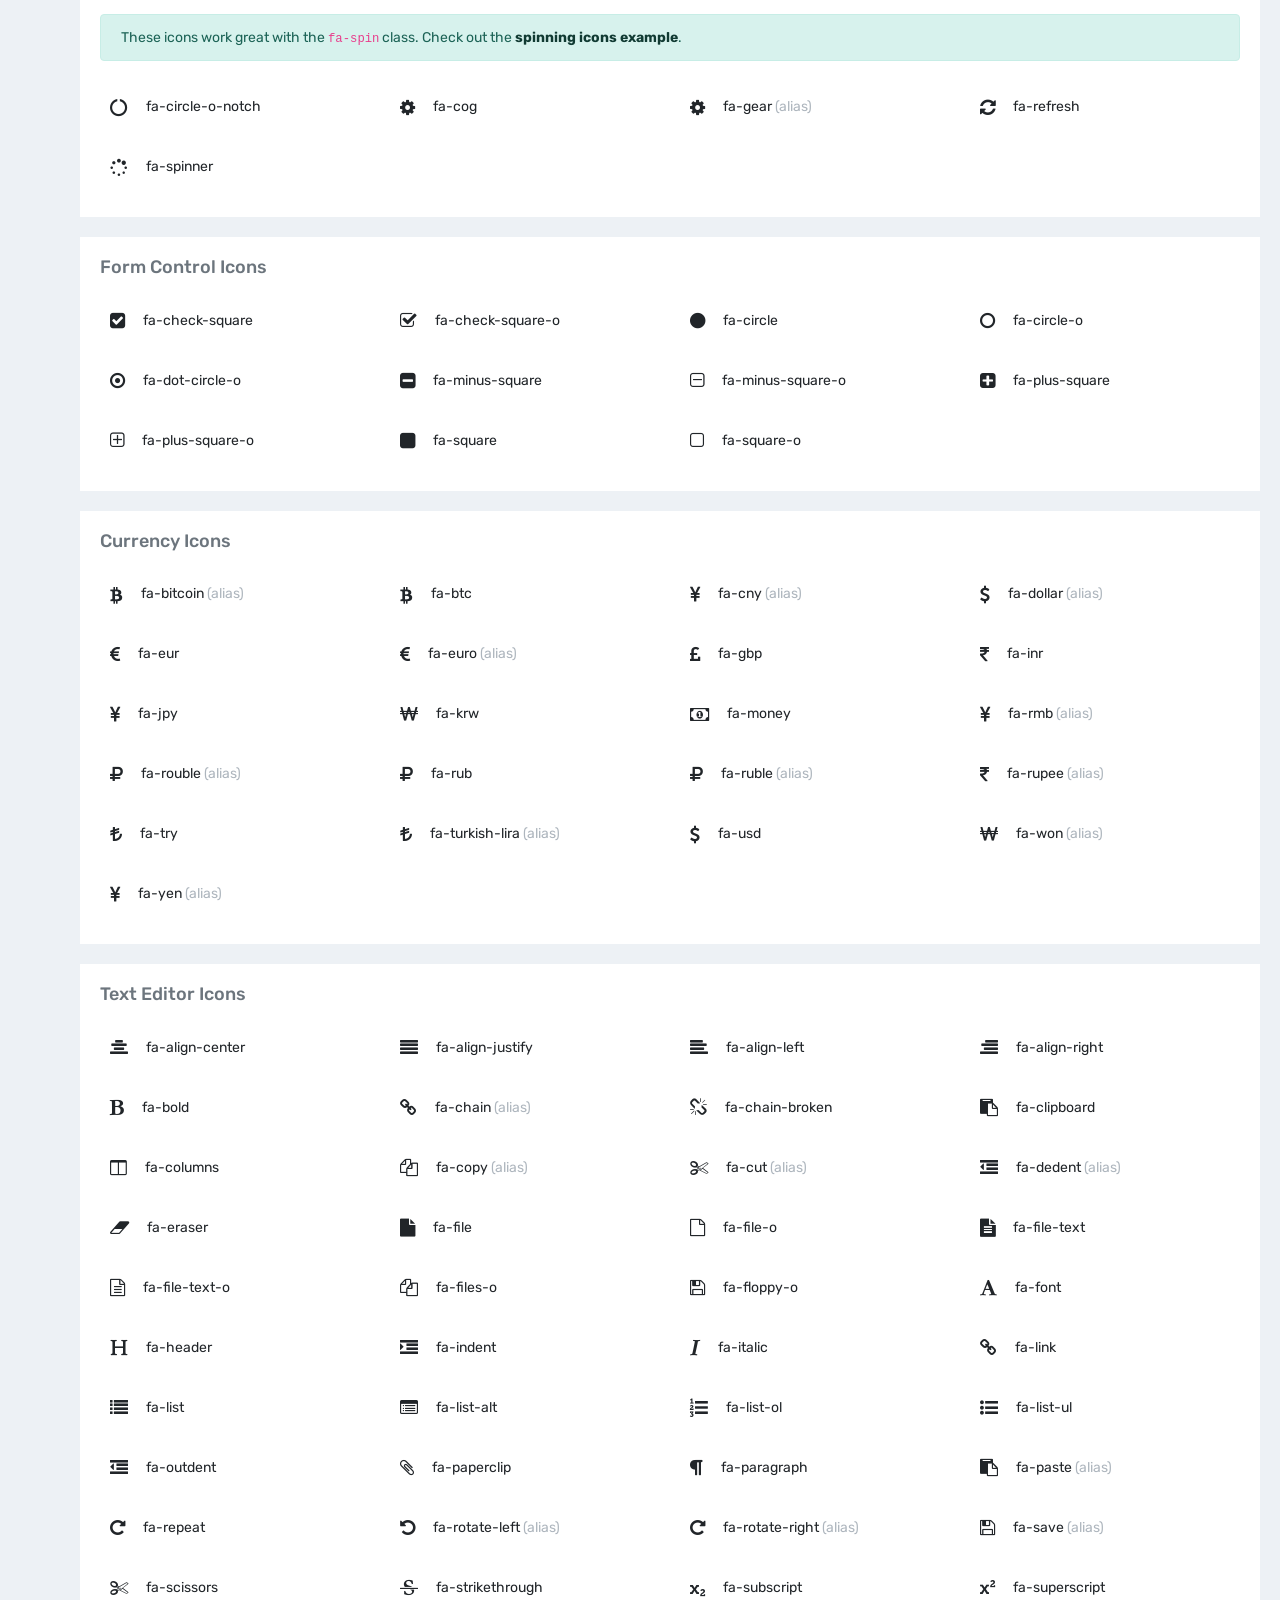
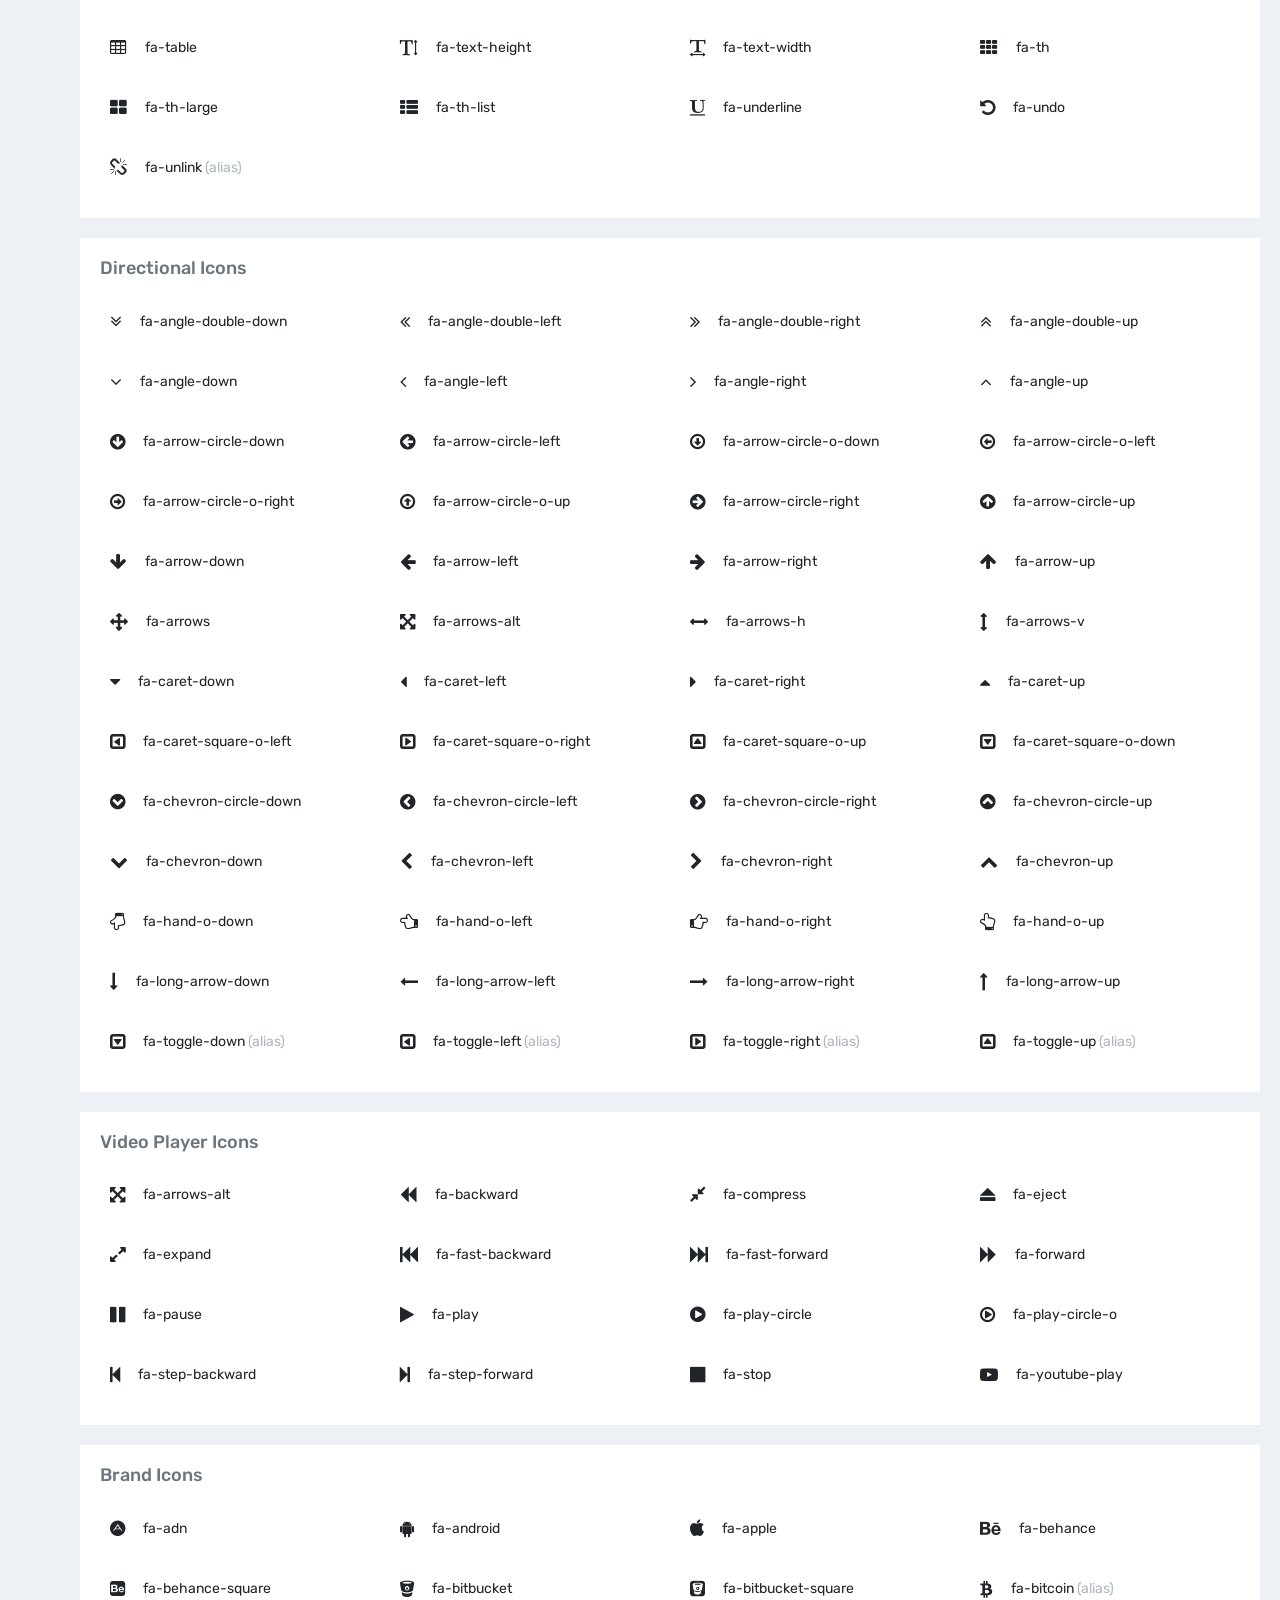
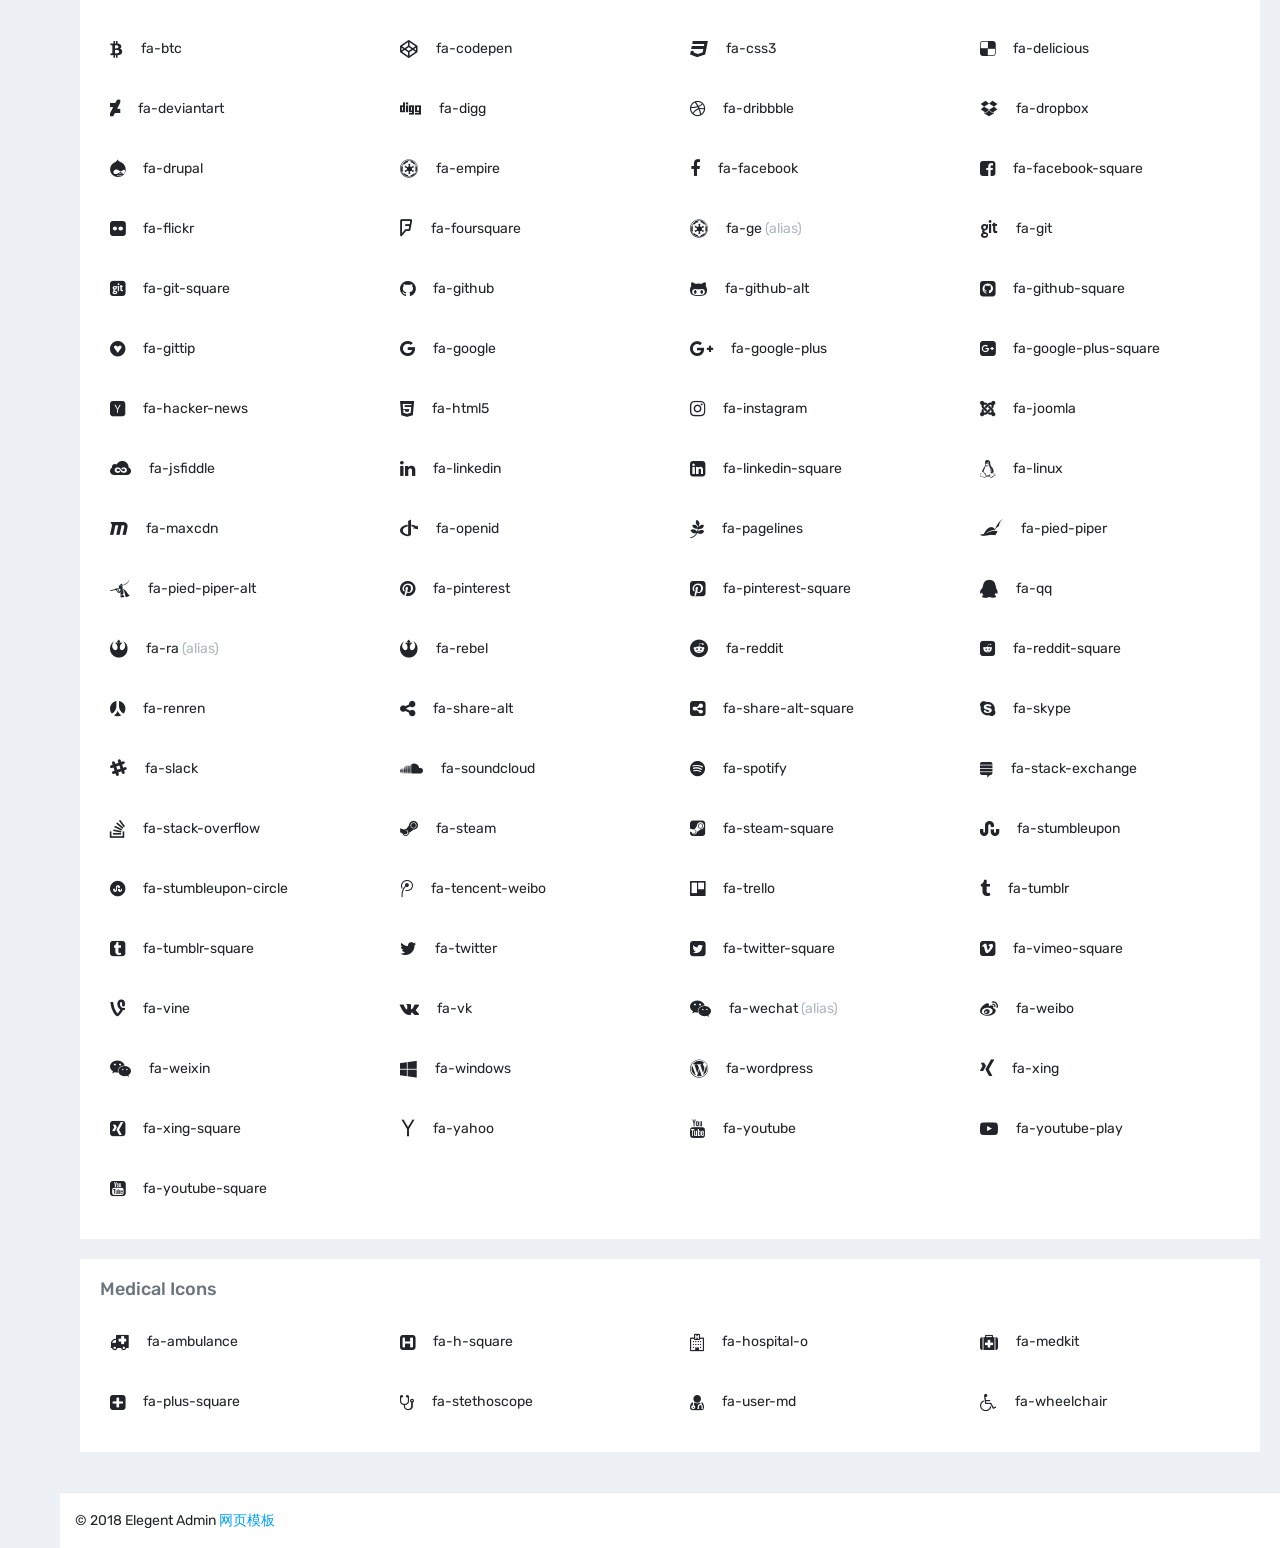
<file: html/icon-fontawesome.html>
<!DOCTYPE html>
<html lang="en">

<head>
    <meta charset="utf-8">
    <meta http-equiv="X-UA-Compatible" content="IE=edge">
    <!-- Tell the browser to be responsive to screen width -->
    <meta name="viewport" content="width=device-width, initial-scale=1">
    <meta name="description" content="">
    <meta name="author" content="">
    <!-- Favicon icon -->
    <link rel="icon" type="image/png" sizes="16x16" href="./assets/images/favicon.png">
    <title>Elegant Admin Template - The Ultimate Multipurpose admin template</title>
    <!-- Custom CSS -->
    <link href="dist/css/style.css" rel="stylesheet">
    <!-- page css -->
    <link href="dist/css/pages/icon-page.css" rel="stylesheet">
    <!-- HTML5 Shim and Respond.js IE8 support of HTML5 elements and media queries -->
    <!-- WARNING: Respond.js doesn't work if you view the page via file:// -->
    <!--[if lt IE 9]>
    <script src="https://oss.maxcdn.com/libs/html5shiv/3.7.0/html5shiv.js"></script>
    <script src="https://oss.maxcdn.com/libs/respond.js/1.4.2/respond.min.js"></script>
<![endif]-->
</head>

<body class="skin-default-dark fixed-layout">
    <!-- ============================================================== -->
    <!-- Preloader - style you can find in spinners.css -->
    <!-- ============================================================== -->
    <div class="preloader">
        <div class="loader">
            <div class="loader__figure"></div>
            <p class="loader__label">Elegant admin</p>
        </div>
    </div>
    <!-- ============================================================== -->
    <!-- Main wrapper - style you can find in pages.scss -->
    <!-- ============================================================== -->
    <div id="main-wrapper">
        <!-- ============================================================== -->
        <!-- Topbar header - style you can find in pages.scss -->
        <!-- ============================================================== -->
        <header class="topbar">
            <nav class="navbar top-navbar navbar-expand-md navbar-dark">
                <!-- ============================================================== -->
                <!-- Logo -->
                <!-- ============================================================== -->
                <div class="navbar-header">
                    <a class="navbar-brand" href="index.html">
                        <!-- Logo icon --><b>
                            <!--You can put here icon as well // <i class="wi wi-sunset"></i> //-->
                            <!-- Dark Logo icon -->
                            <img src="./assets/images/logo-icon.png" alt="homepage" class="dark-logo" />
                            <!-- Light Logo icon -->
                            <img src="./assets/images/logo-light-icon.png" alt="homepage" class="light-logo" />
                        </b>
                        <!--End Logo icon -->
                        <!-- Logo text --><span>
                         <!-- dark Logo text -->
                         <img src="./assets/images/logo-text.png" alt="homepage" class="dark-logo" />
                         <!-- Light Logo text -->    
                         <img src="./assets/images/logo-light-text.png" class="light-logo" alt="homepage" /></span> </a>
                </div>
                <!-- ============================================================== -->
                <!-- End Logo -->
                <!-- ============================================================== -->
                <div class="navbar-collapse">
                    <!-- ============================================================== -->
                    <!-- toggle and nav items -->
                    <!-- ============================================================== -->
                    <ul class="navbar-nav mr-auto">
                        <!-- This is  -->
                        <li class="nav-item hidden-sm-up"> <a class="nav-link nav-toggler waves-effect waves-light" href="javascript:void(0)"><i class="ti-menu"></i></a></li>
                        <!-- ============================================================== -->
                        <!-- Search -->
                        <!-- ============================================================== -->
                        <li class="nav-item search-box"> <a class="nav-link waves-effect waves-dark" href="javascript:void(0)"><i class="fa fa-search"></i></a>
                            <form class="app-search">
                                <input type="text" class="form-control" placeholder="Search &amp; enter"> <a class="srh-btn"><i class="fa fa-times"></i></a>
                            </form>
                        </li>
                    </ul>
                    <ul class="navbar-nav my-lg-0">
                        <!-- ============================================================== -->
                        <!-- User profile and search -->
                        <!-- ============================================================== -->
                        <li class="nav-item dropdown">
                            <a class="nav-link dropdown-toggle text-muted waves-effect waves-dark" href="" data-toggle="dropdown" aria-haspopup="true" aria-expanded="false"><img src="./assets/images/users/1.jpg" alt="user" class="img-circle" width="30"></a>
                        </li>
                        <!-- ============================================================== -->
                        <!-- User profile and search -->
                        <!-- ============================================================== -->
                    </ul>
                </div>
            </nav>
        </header>
        <!-- ============================================================== -->
        <!-- End Topbar header -->
        <!-- ============================================================== -->
        <!-- ============================================================== -->
        <!-- Left Sidebar - style you can find in sidebar.scss  -->
        <!-- ============================================================== -->
        <aside class="left-sidebar">
            <div class="d-flex no-block nav-text-box align-items-center">
                <span><img src="./assets/images/logo-icon.png" alt="elegant admin template"></span>
                <a class="waves-effect waves-dark ml-auto hidden-sm-down" href="javascript:void(0)"><i class="ti-menu"></i></a>
                <a class="nav-toggler waves-effect waves-dark ml-auto hidden-sm-up" href="javascript:void(0)"><i class="ti-menu ti-close"></i></a>
            </div>
            <!-- Sidebar scroll-->
            <div class="scroll-sidebar">
                <!-- Sidebar navigation-->
                <nav class="sidebar-nav">
                    <ul id="sidebarnav">
                        <li> <a class="waves-effect waves-dark" href="index.html" aria-expanded="false"><i class="fa fa-tachometer"></i><span class="hide-menu">Dashboard</span></a></li>
                        <li> <a class="waves-effect waves-dark" href="pages-profile.html" aria-expanded="false"><i class="fa fa-user-circle-o"></i><span class="hide-menu">Profile</span></a></li>
                        <li> <a class="waves-effect waves-dark" href="table-basic.html" aria-expanded="false"><i class="fa fa-table"></i><span class="hide-menu"></span>Tables</a></li>
                        <li> <a class="waves-effect waves-dark" href="icon-fontawesome.html" aria-expanded="false"><i class="fa fa-smile-o"></i><span class="hide-menu"></span>Icon</a></li>
                        <li> <a class="waves-effect waves-dark" href="map-google.html" aria-expanded="false"><i class="fa fa-globe"></i><span class="hide-menu"></span>Map</a></li>
                        <li> <a class="waves-effect waves-dark" href="pages-blank.html" aria-expanded="false"><i class="fa fa-bookmark-o"></i><span class="hide-menu"></span>Blank</a></li>
                        <li> <a class="waves-effect waves-dark" href="pages-error-404.html" aria-expanded="false"><i class="fa fa-question-circle"></i><span class="hide-menu"></span>404</a></li>
                        <div class="text-center m-t-30">
                            <a href="#" class="btn waves-effect waves-light btn-success hidden-md-down"> Upgrade to Pro</a>
                        </div>
                    </ul>
                </nav>
                <!-- End Sidebar navigation -->
            </div>
            <!-- End Sidebar scroll-->
        </aside>
        <!-- ============================================================== -->
        <!-- End Left Sidebar - style you can find in sidebar.scss  -->
        <!-- ============================================================== -->
        <!-- ============================================================== -->
        <!-- Page wrapper  -->
        <!-- ============================================================== -->
        <div class="page-wrapper">
            <!-- ============================================================== -->
            <!-- Container fluid  -->
            <!-- ============================================================== -->
            <div class="container-fluid">
                <!-- ============================================================== -->
                <!-- Bread crumb and right sidebar toggle -->
                <!-- ============================================================== -->
                <div class="row page-titles">
                    <div class="col-md-5 align-self-center">
                        <h4 class="text-themecolor">Font-awesome</h4>
                    </div>
                    <div class="col-md-7 align-self-center text-right">
                        <div class="d-flex justify-content-end align-items-center">
                            <ol class="breadcrumb">
                                <li class="breadcrumb-item"><a href="javascript:void(0)">Home</a></li>
                                <li class="breadcrumb-item active">Font-awesome</li>
                            </ol>
                            <button type="button" class="btn btn-success d-none d-lg-block m-l-15"> Upgrade To Pro</button>
                        </div>
                    </div>
                </div>
                <!-- ============================================================== -->
                <!-- End Bread crumb and right sidebar toggle -->
                <!-- ============================================================== -->
                <!-- ============================================================== -->
                <!-- Start Page Content -->
                <!-- ============================================================== -->
                <div class="row">
                    <div class="col-12">
                        <div class="card">
                            <div class="card-body">
                                <h4 class="card-title">41 New Icons in 4.7</h4>
                                <h6 class="card-subtitle">use the icon by just put class <code>fa fa-address-book</code> in i tag </h6>
                                <section>
                                    <div class="icon-list-demo row">
                                        <div class="col-sm-6 col-md-4 col-lg-3"> <i class="fa fa-address-book"></i>fa fa-address-book </div>
                                        <div class="col-sm-6 col-md-4 col-lg-3"> <i class="fa fa-address-book-o"></i>fa fa-address-book-o </div>
                                        <div class="col-sm-6 col-md-4 col-lg-3"> <i class="fa fa-address-card"></i>fa fa-address-card </div>
                                        <div class="col-sm-6 col-md-4 col-lg-3"> <i class="fa fa-address-card-o"></i>fa fa-address-card-o </div>
                                        <div class="col-sm-6 col-md-4 col-lg-3"> <i class="fa fa-bandcamp"></i>fa fa-bandcamp </div>
                                        <div class="col-sm-6 col-md-4 col-lg-3"> <i class="fa fa-bath"></i>fa fa-bath </div>
                                        <div class="col-sm-6 col-md-4 col-lg-3"> <i class="fa fa-bathtub"></i>fa fa-bathtub </div>
                                        <div class="col-sm-6 col-md-4 col-lg-3"> <i class="fa fa-drivers-license"></i>fa fa-drivers-license </div>
                                        <div class="col-sm-6 col-md-4 col-lg-3"> <i class="fa fa-drivers-license-o"></i>fa fa-drivers-license-o </div>
                                        <div class="col-sm-6 col-md-4 col-lg-3"> <i class="fa fa-eercast"></i>fa fa-eercast </div>
                                        <div class="col-sm-6 col-md-4 col-lg-3"> <i class="fa fa-envelope-open"></i>fa fa-envelope-open </div>
                                        <div class="col-sm-6 col-md-4 col-lg-3"> <i class="fa fa-envelope-open-o"></i>fa fa-envelope-open-o </div>
                                        <div class="col-sm-6 col-md-4 col-lg-3"> <i class="fa fa-etsy"></i>fa fa-etsy </div>
                                        <div class="col-sm-6 col-md-4 col-lg-3"> <i class="fa fa-free-code-camp"></i>fa fa-free-code-camp </div>
                                        <div class="col-sm-6 col-md-4 col-lg-3"> <i class="fa fa-grav"></i>fa fa-grav </div>
                                        <div class="col-sm-6 col-md-4 col-lg-3"> <i class="fa fa-handshake-o"></i>fa fa-handshake-o </div>
                                        <div class="col-sm-6 col-md-4 col-lg-3"> <i class="fa fa-id-badge"></i>fa fa-id-badge </div>
                                        <div class="col-sm-6 col-md-4 col-lg-3"> <i class="fa fa-id-card"></i>fa fa-id-card </div>
                                        <div class="col-sm-6 col-md-4 col-lg-3"> <i class="fa fa-id-card-o"></i>fa fa-id-card-o </div>
                                        <div class="col-sm-6 col-md-4 col-lg-3"> <i class="fa fa-imdb"></i>fa fa-imdb </div>
                                        <div class="col-sm-6 col-md-4 col-lg-3"> <i class="fa fa-linode"></i> fa fa-linode </div>
                                        <div class="col-sm-6 col-md-4 col-lg-3"> <i class="fa fa-meetup"></i>fa fa-meetup </div>
                                        <div class="col-sm-6 col-md-4 col-lg-3"> <i class="fa fa-microchip"></i>fa fa-microchip </div>
                                        <div class="col-sm-6 col-md-4 col-lg-3"> <i class="fa fa-podcast"></i>fa fa-podcast </div>
                                        <div class="col-sm-6 col-md-4 col-lg-3"> <i class="fa fa-quora"></i>fa fa-quora </div>
                                        <div class="col-sm-6 col-md-4 col-lg-3"> <i class="fa fa-ravelry"></i>fa fa-ravelry </div>
                                        <div class="col-sm-6 col-md-4 col-lg-3"> <i class="fa fa-s15"></i>fa fa-s15 </div>
                                        <div class="col-sm-6 col-md-4 col-lg-3"> <i class="fa fa-shower"></i>fa fa-shower </div>
                                        <div class="col-sm-6 col-md-4 col-lg-3"> <i class="fa fa-snowflake-o"></i>fa fa-snowflake-o </div>
                                        <div class="col-sm-6 col-md-4 col-lg-3"> <i class="fa fa-superpowers"></i>fa fa-superpowers </div>
                                        <div class="col-sm-6 col-md-4 col-lg-3"> <i class="fa fa-telegram"></i>fa fa-telegram </div>
                                        <div class="col-sm-6 col-md-4 col-lg-3"> <i class="fa fa-thermometer"></i>fa fa-thermometer </div>
                                        <div class="col-sm-6 col-md-4 col-lg-3"> <i class="fa fa-thermometer-0"></i>fa fa-thermometer-0 </div>
                                        <div class="col-sm-6 col-md-4 col-lg-3"> <i class="fa fa-thermometer-1"></i>fa fa-thermometer-1 </div>
                                        <div class="col-sm-6 col-md-4 col-lg-3"> <i class="fa fa-thermometer-2"></i>fa fa-thermometer-2 </div>
                                        <div class="col-sm-6 col-md-4 col-lg-3"> <i class="fa fa-thermometer-3"></i>fa fa-thermometer-3 </div>
                                        <div class="col-sm-6 col-md-4 col-lg-3"> <i class="fa fa-thermometer-4"></i>fa fa-thermometer-4 </div>
                                        <div class="col-sm-6 col-md-4 col-lg-3"> <i class="fa fa-thermometer-empty"></i>fa fa-thermometer-empty </div>
                                        <div class="col-sm-6 col-md-4 col-lg-3"> <i class="fa fa-thermometer-full"></i>fa fa-thermometer-full </div>
                                        <div class="col-sm-6 col-md-4 col-lg-3"> <i class="fa fa-thermometer-half"></i>fa fa-thermometer-half </div>
                                        <div class="col-sm-6 col-md-4 col-lg-3"> <i class="fa fa-thermometer-quarter"></i>fa fa-thermometer-quarter </div>
                                        <div class="col-sm-6 col-md-4 col-lg-3"> <i class="fa fa-thermometer-three-quarters"></i>fa fa-thermometer-three-quarters </div>
                                        <div class="col-sm-6 col-md-4 col-lg-3"> <i class="fa fa-times-rectangle"></i>fa fa-times-rectangle </div>
                                        <div class="col-sm-6 col-md-4 col-lg-3"> <i class="fa fa-times-rectangle-o"></i>fa fa-times-rectangle-o </div>
                                        <div class="col-sm-6 col-md-4 col-lg-3"> <i class="fa fa-user-circle"></i>fa fa-user-circle </div>
                                        <div class="col-sm-6 col-md-4 col-lg-3"> <i class="fa fa-user-circle-o"></i>fa fa-user-circle-o </div>
                                        <div class="col-sm-6 col-md-4 col-lg-3"> <i class="fa fa-user-o"></i>fa fa-user-o </div>
                                        <div class="col-sm-6 col-md-4 col-lg-3"> <i class="fa fa-vcard"></i>fa fa-vcard </div>
                                        <div class="col-sm-6 col-md-4 col-lg-3"> <i class="fa fa-vcard-o"></i>fa fa-vcard-o </div>
                                        <div class="col-sm-6 col-md-4 col-lg-3"> <i class="fa fa-window-close"></i>fa fa-window-close </div>
                                        <div class="col-sm-6 col-md-4 col-lg-3"> <i class="fa fa-window-close-o"></i>fa fa-window-close-o </div>
                                        <div class="col-sm-6 col-md-4 col-lg-3"> <i class="fa fa-window-maximize"></i>fa fa-window-maximize </div>
                                        <div class="col-sm-6 col-md-4 col-lg-3"> <i class="fa fa-window-minimize"></i>fa fa-window-minimize </div>
                                        <div class="col-sm-6 col-md-4 col-lg-3"> <i class="fa fa-window-restore"></i>fa fa-window-restore </div>
                                        <div class="col-sm-6 col-md-4 col-lg-3"> <i class="fa fa-wpexplorer"></i>fa fa-wpexplorer </div>
                                    </div>
                                </section>
                                <section class="m-t-40">
                                    <h4 class="card-title">20 New Icons in 4.5</h4>
                                    <div class="icon-list-demo row">
                                        <div class="col-sm-6 col-md-4 col-lg-3"><i class="fa fa-bluetooth"></i>fa fa-bluetooth</div>
                                        <div class="col-sm-6 col-md-4 col-lg-3"><i class="fa fa-bluetooth-b"></i>fa fa-bluetooth-b</div>
                                        <div class="col-sm-6 col-md-4 col-lg-3"><i class="fa fa-codiepie"></i>fa fa-codiepie</div>
                                        <div class="col-sm-6 col-md-4 col-lg-3"><i class="fa fa-credit-card-alt"></i>fa fa-credit-card-alt</div>
                                        <div class="col-sm-6 col-md-4 col-lg-3"><i class="fa fa-edge"></i>fa fa-edge</div>
                                        <div class="col-sm-6 col-md-4 col-lg-3"><i class="fa fa-fort-awesome"></i>fa fa-fort-awesome</div>
                                        <div class="col-sm-6 col-md-4 col-lg-3"><i class="fa fa-hashtag"></i>fa fa-hashtag</div>
                                        <div class="col-sm-6 col-md-4 col-lg-3"><i class="fa fa-mixcloud"></i>fa fa-mixcloud</div>
                                        <div class="col-sm-6 col-md-4 col-lg-3"><i class="fa fa-modx"></i>fa fa-modx</div>
                                        <div class="col-sm-6 col-md-4 col-lg-3"><i class="fa fa-pause-circle"></i>fa fa-pause-circle</div>
                                        <div class="col-sm-6 col-md-4 col-lg-3"><i class="fa fa-pause-circle-o"></i>fa fa-pause-circle-o</div>
                                        <div class="col-sm-6 col-md-4 col-lg-3"><i class="fa fa-percent"></i>fa fa-percent</div>
                                        <div class="col-sm-6 col-md-4 col-lg-3"><i class="fa fa-product-hunt"></i>fa fa-product-hunt</div>
                                        <div class="col-sm-6 col-md-4 col-lg-3"><i class="fa fa-reddit-alien"></i>fa fa-reddit-alien</div>
                                        <div class="col-sm-6 col-md-4 col-lg-3"><i class="fa fa-scribd"></i>fa fa-scribd</div>
                                        <div class="col-sm-6 col-md-4 col-lg-3"><i class="fa fa-shopping-bag"></i>fa fa-shopping-bag</div>
                                        <div class="col-sm-6 col-md-4 col-lg-3"><i class="fa fa-shopping-basket"></i>fa fa-shopping-basket</div>
                                        <div class="col-sm-6 col-md-4 col-lg-3"><i class="fa fa-stop-circle"></i>fa fa-stop-circle</div>
                                        <div class="col-sm-6 col-md-4 col-lg-3"><i class="fa fa-stop-circle-o"></i>fa fa-stop-circle-o</div>
                                        <div class="col-sm-6 col-md-4 col-lg-3"><i class="fa fa-usb"></i>fa fa-usb</div>
                                    </div>
                                </section>
                            </div>
                        </div>
                        <div class="card">
                            <div class="card-body">
                                <h4 class="card-title">Web App Icons</h4>
                                <div class="clearfix icon-list-demo row">
                                    <div class="col-sm-6 col-md-4 col-lg-3"><i class="fa fa-adjust"></i> fa-adjust</div>
                                    <div class="col-sm-6 col-md-4 col-lg-3"><i class="fa fa-anchor"></i> fa-anchor</div>
                                    <div class="col-sm-6 col-md-4 col-lg-3"><i class="fa fa-archive"></i> fa-archive</div>
                                    <div class="col-sm-6 col-md-4 col-lg-3"><i class="fa fa-arrows"></i> fa-arrows</div>
                                    <div class="col-sm-6 col-md-4 col-lg-3"><i class="fa fa-arrows-h"></i> fa-arrows-h</div>
                                    <div class="col-sm-6 col-md-4 col-lg-3"><i class="fa fa-arrows-v"></i> fa-arrows-v</div>
                                    <div class="col-sm-6 col-md-4 col-lg-3"><i class="fa fa-asterisk"></i> fa-asterisk</div>
                                    <div class="col-sm-6 col-md-4 col-lg-3"><i class="fa fa-automobile"></i> fa-automobile <span class="text-muted">(alias)</span> </div>
                                    <div class="col-sm-6 col-md-4 col-lg-3"><i class="fa fa-ban"></i> fa-ban</div>
                                    <div class="col-sm-6 col-md-4 col-lg-3"><i class="fa fa-bank"></i> fa-bank <span class="text-muted">(alias)</span> </div>
                                    <div class="col-sm-6 col-md-4 col-lg-3"><i class="fa fa-bar-chart-o"></i> fa-bar-chart-o</div>
                                    <div class="col-sm-6 col-md-4 col-lg-3"><i class="fa fa-barcode"></i> fa-barcode</div>
                                    <div class="col-sm-6 col-md-4 col-lg-3"><i class="fa fa-bars"></i> fa-bars</div>
                                    <div class="col-sm-6 col-md-4 col-lg-3"><i class="fa fa-beer"></i> fa-beer</div>
                                    <div class="col-sm-6 col-md-4 col-lg-3"><i class="fa fa-bell"></i> fa-bell</div>
                                    <div class="col-sm-6 col-md-4 col-lg-3"><i class="fa fa-bell-o"></i> fa-bell-o</div>
                                    <div class="col-sm-6 col-md-4 col-lg-3"><i class="fa fa-bolt"></i> fa-bolt</div>
                                    <div class="col-sm-6 col-md-4 col-lg-3"><i class="fa fa-bomb"></i> fa-bomb</div>
                                    <div class="col-sm-6 col-md-4 col-lg-3"><i class="fa fa-book"></i> fa-book</div>
                                    <div class="col-sm-6 col-md-4 col-lg-3"><i class="fa fa-bookmark"></i> fa-bookmark</div>
                                    <div class="col-sm-6 col-md-4 col-lg-3"><i class="fa fa-bookmark-o"></i> fa-bookmark-o</div>
                                    <div class="col-sm-6 col-md-4 col-lg-3"><i class="fa fa-briefcase"></i> fa-briefcase</div>
                                    <div class="col-sm-6 col-md-4 col-lg-3"><i class="fa fa-bug"></i> fa-bug</div>
                                    <div class="col-sm-6 col-md-4 col-lg-3"><i class="fa fa-building"></i> fa-building</div>
                                    <div class="col-sm-6 col-md-4 col-lg-3"><i class="fa fa-building-o"></i> fa-building-o</div>
                                    <div class="col-sm-6 col-md-4 col-lg-3"><i class="fa fa-bullhorn"></i> fa-bullhorn</div>
                                    <div class="col-sm-6 col-md-4 col-lg-3"><i class="fa fa-bullseye"></i> fa-bullseye</div>
                                    <div class="col-sm-6 col-md-4 col-lg-3"><i class="fa fa-cab"></i> fa-cab <span class="text-muted">(alias)</span> </div>
                                    <div class="col-sm-6 col-md-4 col-lg-3"><i class="fa fa-calendar"></i> fa-calendar</div>
                                    <div class="col-sm-6 col-md-4 col-lg-3"><i class="fa fa-calendar-o"></i> fa-calendar-o</div>
                                    <div class="col-sm-6 col-md-4 col-lg-3"><i class="fa fa-camera"></i> fa-camera</div>
                                    <div class="col-sm-6 col-md-4 col-lg-3"><i class="fa fa-camera-retro"></i> fa-camera-retro</div>
                                    <div class="col-sm-6 col-md-4 col-lg-3"><i class="fa fa-car"></i> fa-car</div>
                                    <div class="col-sm-6 col-md-4 col-lg-3"><i class="fa fa-caret-square-o-down"></i> fa-caret-square-o-down</div>
                                    <div class="col-sm-6 col-md-4 col-lg-3"><i class="fa fa-caret-square-o-left"></i> fa-caret-square-o-left</div>
                                    <div class="col-sm-6 col-md-4 col-lg-3"><i class="fa fa-caret-square-o-right"></i> fa-caret-square-o-right</div>
                                    <div class="col-sm-6 col-md-4 col-lg-3"><i class="fa fa-caret-square-o-up"></i> fa-caret-square-o-up</div>
                                    <div class="col-sm-6 col-md-4 col-lg-3"><i class="fa fa-certificate"></i> fa-certificate</div>
                                    <div class="col-sm-6 col-md-4 col-lg-3"><i class="fa fa-check"></i> fa-check</div>
                                    <div class="col-sm-6 col-md-4 col-lg-3"><i class="fa fa-check-circle"></i> fa-check-circle</div>
                                    <div class="col-sm-6 col-md-4 col-lg-3"><i class="fa fa-check-circle-o"></i> fa-check-circle-o</div>
                                    <div class="col-sm-6 col-md-4 col-lg-3"><i class="fa fa-check-square"></i> fa-check-square</div>
                                    <div class="col-sm-6 col-md-4 col-lg-3"><i class="fa fa-check-square-o"></i> fa-check-square-o</div>
                                    <div class="col-sm-6 col-md-4 col-lg-3"><i class="fa fa-child"></i> fa-child</div>
                                    <div class="col-sm-6 col-md-4 col-lg-3"><i class="fa fa-circle"></i> fa-circle</div>
                                    <div class="col-sm-6 col-md-4 col-lg-3"><i class="fa fa-circle-o"></i> fa-circle-o</div>
                                    <div class="col-sm-6 col-md-4 col-lg-3"><i class="fa fa-circle-o-notch"></i> fa-circle-o-notch</div>
                                    <div class="col-sm-6 col-md-4 col-lg-3"><i class="fa fa-circle-thin"></i> fa-circle-thin</div>
                                    <div class="col-sm-6 col-md-4 col-lg-3"><i class="fa fa-clock-o"></i> fa-clock-o</div>
                                    <div class="col-sm-6 col-md-4 col-lg-3"><i class="fa fa-cloud"></i> fa-cloud</div>
                                    <div class="col-sm-6 col-md-4 col-lg-3"><i class="fa fa-cloud-download"></i> fa-cloud-download</div>
                                    <div class="col-sm-6 col-md-4 col-lg-3"><i class="fa fa-cloud-upload"></i> fa-cloud-upload</div>
                                    <div class="col-sm-6 col-md-4 col-lg-3"><i class="fa fa-code"></i> fa-code</div>
                                    <div class="col-sm-6 col-md-4 col-lg-3"><i class="fa fa-code-fork"></i> fa-code-fork</div>
                                    <div class="col-sm-6 col-md-4 col-lg-3"><i class="fa fa-coffee"></i> fa-coffee</div>
                                    <div class="col-sm-6 col-md-4 col-lg-3"><i class="fa fa-cog"></i> fa-cog</div>
                                    <div class="col-sm-6 col-md-4 col-lg-3"><i class="fa fa-cogs"></i> fa-cogs</div>
                                    <div class="col-sm-6 col-md-4 col-lg-3"><i class="fa fa-comment"></i> fa-comment</div>
                                    <div class="col-sm-6 col-md-4 col-lg-3"><i class="fa fa-comment-o"></i> fa-comment-o</div>
                                    <div class="col-sm-6 col-md-4 col-lg-3"><i class="fa fa-comments"></i> fa-comments</div>
                                    <div class="col-sm-6 col-md-4 col-lg-3"><i class="fa fa-comments-o"></i> fa-comments-o</div>
                                    <div class="col-sm-6 col-md-4 col-lg-3"><i class="fa fa-compass"></i> fa-compass</div>
                                    <div class="col-sm-6 col-md-4 col-lg-3"><i class="fa fa-credit-card"></i> fa-credit-card</div>
                                    <div class="col-sm-6 col-md-4 col-lg-3"><i class="fa fa-crop"></i> fa-crop</div>
                                    <div class="col-sm-6 col-md-4 col-lg-3"><i class="fa fa-crosshairs"></i> fa-crosshairs</div>
                                    <div class="col-sm-6 col-md-4 col-lg-3"><i class="fa fa-cube"></i> fa-cube</div>
                                    <div class="col-sm-6 col-md-4 col-lg-3"><i class="fa fa-cubes"></i> fa-cubes</div>
                                    <div class="col-sm-6 col-md-4 col-lg-3"><i class="fa fa-cutlery"></i> fa-cutlery</div>
                                    <div class="col-sm-6 col-md-4 col-lg-3"><i class="fa fa-dashboard"></i> fa-dashboard <span class="text-muted">(alias)</span> </div>
                                    <div class="col-sm-6 col-md-4 col-lg-3"><i class="fa fa-database"></i> fa-database</div>
                                    <div class="col-sm-6 col-md-4 col-lg-3"><i class="fa fa-desktop"></i> fa-desktop</div>
                                    <div class="col-sm-6 col-md-4 col-lg-3"><i class="fa fa-dot-circle-o"></i> fa-dot-circle-o</div>
                                    <div class="col-sm-6 col-md-4 col-lg-3"><i class="fa fa-download"></i> fa-download</div>
                                    <div class="col-sm-6 col-md-4 col-lg-3"><i class="fa fa-edit"></i> fa-edit <span class="text-muted">(alias)</span> </div>
                                    <div class="col-sm-6 col-md-4 col-lg-3"><i class="fa fa-ellipsis-h"></i> fa-ellipsis-h</div>
                                    <div class="col-sm-6 col-md-4 col-lg-3"><i class="fa fa-ellipsis-v"></i> fa-ellipsis-v</div>
                                    <div class="col-sm-6 col-md-4 col-lg-3"><i class="fa fa-envelope"></i> fa-envelope</div>
                                    <div class="col-sm-6 col-md-4 col-lg-3"><i class="fa fa-envelope-o"></i> fa-envelope-o</div>
                                    <div class="col-sm-6 col-md-4 col-lg-3"><i class="fa fa-envelope-square"></i> fa-envelope-square</div>
                                    <div class="col-sm-6 col-md-4 col-lg-3"><i class="fa fa-eraser"></i> fa-eraser</div>
                                    <div class="col-sm-6 col-md-4 col-lg-3"><i class="fa fa-exchange"></i> fa-exchange</div>
                                    <div class="col-sm-6 col-md-4 col-lg-3"><i class="fa fa-exclamation"></i> fa-exclamation</div>
                                    <div class="col-sm-6 col-md-4 col-lg-3"><i class="fa fa-exclamation-circle"></i> fa-exclamation-circle</div>
                                    <div class="col-sm-6 col-md-4 col-lg-3"><i class="fa fa-exclamation-triangle"></i> fa-exclamation-triangle</div>
                                    <div class="col-sm-6 col-md-4 col-lg-3"><i class="fa fa-external-link"></i> fa-external-link</div>
                                    <div class="col-sm-6 col-md-4 col-lg-3"><i class="fa fa-external-link-square"></i> fa-external-link-square</div>
                                    <div class="col-sm-6 col-md-4 col-lg-3"><i class="fa fa-eye"></i> fa-eye</div>
                                    <div class="col-sm-6 col-md-4 col-lg-3"><i class="fa fa-eye-slash"></i> fa-eye-slash</div>
                                    <div class="col-sm-6 col-md-4 col-lg-3"><i class="fa fa-fax"></i> fa-fax</div>
                                    <div class="col-sm-6 col-md-4 col-lg-3"><i class="fa fa-female"></i> fa-female</div>
                                    <div class="col-sm-6 col-md-4 col-lg-3"><i class="fa fa-fighter-jet"></i> fa-fighter-jet</div>
                                    <div class="col-sm-6 col-md-4 col-lg-3"><i class="fa fa-file-archive-o"></i> fa-file-archive-o</div>
                                    <div class="col-sm-6 col-md-4 col-lg-3"><i class="fa fa-file-audio-o"></i> fa-file-audio-o</div>
                                    <div class="col-sm-6 col-md-4 col-lg-3"><i class="fa fa-file-code-o"></i> fa-file-code-o</div>
                                    <div class="col-sm-6 col-md-4 col-lg-3"><i class="fa fa-file-excel-o"></i> fa-file-excel-o</div>
                                    <div class="col-sm-6 col-md-4 col-lg-3"><i class="fa fa-file-image-o"></i> fa-file-image-o</div>
                                    <div class="col-sm-6 col-md-4 col-lg-3"><i class="fa fa-file-movie-o"></i> fa-file-movie-o <span class="text-muted">(alias)</span> </div>
                                    <div class="col-sm-6 col-md-4 col-lg-3"><i class="fa fa-file-pdf-o"></i> fa-file-pdf-o</div>
                                    <div class="col-sm-6 col-md-4 col-lg-3"><i class="fa fa-file-photo-o"></i> fa-file-photo-o <span class="text-muted">(alias)</span> </div>
                                    <div class="col-sm-6 col-md-4 col-lg-3"><i class="fa fa-file-picture-o"></i> fa-file-picture-o <span class="text-muted">(alias)</span> </div>
                                    <div class="col-sm-6 col-md-4 col-lg-3"><i class="fa fa-file-powerpoint-o"></i> fa-file-powerpoint-o</div>
                                    <div class="col-sm-6 col-md-4 col-lg-3"><i class="fa fa-file-sound-o"></i> fa-file-sound-o <span class="text-muted">(alias)</span> </div>
                                    <div class="col-sm-6 col-md-4 col-lg-3"><i class="fa fa-file-video-o"></i> fa-file-video-o</div>
                                    <div class="col-sm-6 col-md-4 col-lg-3"><i class="fa fa-file-word-o"></i> fa-file-word-o</div>
                                    <div class="col-sm-6 col-md-4 col-lg-3"><i class="fa fa-file-zip-o"></i> fa-file-zip-o <span class="text-muted">(alias)</span> </div>
                                    <div class="col-sm-6 col-md-4 col-lg-3"><i class="fa fa-film"></i> fa-film</div>
                                    <div class="col-sm-6 col-md-4 col-lg-3"><i class="fa fa-filter"></i> fa-filter</div>
                                    <div class="col-sm-6 col-md-4 col-lg-3"><i class="fa fa-fire"></i> fa-fire</div>
                                    <div class="col-sm-6 col-md-4 col-lg-3"><i class="fa fa-fire-extinguisher"></i> fa-fire-extinguisher</div>
                                    <div class="col-sm-6 col-md-4 col-lg-3"><i class="fa fa-flag"></i> fa-flag</div>
                                    <div class="col-sm-6 col-md-4 col-lg-3"><i class="fa fa-flag-checkered"></i> fa-flag-checkered</div>
                                    <div class="col-sm-6 col-md-4 col-lg-3"><i class="fa fa-flag-o"></i> fa-flag-o</div>
                                    <div class="col-sm-6 col-md-4 col-lg-3"><i class="fa fa-flash"></i> fa-flash <span class="text-muted">(alias)</span> </div>
                                    <div class="col-sm-6 col-md-4 col-lg-3"><i class="fa fa-flask"></i> fa-flask</div>
                                    <div class="col-sm-6 col-md-4 col-lg-3"><i class="fa fa-folder"></i> fa-folder</div>
                                    <div class="col-sm-6 col-md-4 col-lg-3"><i class="fa fa-folder-o"></i> fa-folder-o</div>
                                    <div class="col-sm-6 col-md-4 col-lg-3"><i class="fa fa-folder-open"></i> fa-folder-open</div>
                                    <div class="col-sm-6 col-md-4 col-lg-3"><i class="fa fa-folder-open-o"></i> fa-folder-open-o</div>
                                    <div class="col-sm-6 col-md-4 col-lg-3"><i class="fa fa-frown-o"></i> fa-frown-o</div>
                                    <div class="col-sm-6 col-md-4 col-lg-3"><i class="fa fa-gamepad"></i> fa-gamepad</div>
                                    <div class="col-sm-6 col-md-4 col-lg-3"><i class="fa fa-gavel"></i> fa-gavel</div>
                                    <div class="col-sm-6 col-md-4 col-lg-3"><i class="fa fa-gear"></i> fa-gear <span class="text-muted">(alias)</span> </div>
                                    <div class="col-sm-6 col-md-4 col-lg-3"><i class="fa fa-gears"></i> fa-gears <span class="text-muted">(alias)</span> </div>
                                    <div class="col-sm-6 col-md-4 col-lg-3"><i class="fa fa-gift"></i> fa-gift</div>
                                    <div class="col-sm-6 col-md-4 col-lg-3"><i class="fa fa-glass"></i> fa-glass</div>
                                    <div class="col-sm-6 col-md-4 col-lg-3"><i class="fa fa-globe"></i> fa-globe</div>
                                    <div class="col-sm-6 col-md-4 col-lg-3"><i class="fa fa-graduation-cap"></i> fa-graduation-cap</div>
                                    <div class="col-sm-6 col-md-4 col-lg-3"><i class="fa fa-group"></i> fa-group <span class="text-muted">(alias)</span> </div>
                                    <div class="col-sm-6 col-md-4 col-lg-3"><i class="fa fa-hdd-o"></i> fa-hdd-o</div>
                                    <div class="col-sm-6 col-md-4 col-lg-3"><i class="fa fa-headphones"></i> fa-headphones</div>
                                    <div class="col-sm-6 col-md-4 col-lg-3"><i class="fa fa-heart"></i> fa-heart</div>
                                    <div class="col-sm-6 col-md-4 col-lg-3"><i class="fa fa-heart-o"></i> fa-heart-o</div>
                                    <div class="col-sm-6 col-md-4 col-lg-3"><i class="fa fa-history"></i> fa-history</div>
                                    <div class="col-sm-6 col-md-4 col-lg-3"><i class="fa fa-home"></i> fa-home</div>
                                    <div class="col-sm-6 col-md-4 col-lg-3"><i class="fa fa-image"></i> fa-image <span class="text-muted">(alias)</span> </div>
                                    <div class="col-sm-6 col-md-4 col-lg-3"><i class="fa fa-inbox"></i> fa-inbox</div>
                                    <div class="col-sm-6 col-md-4 col-lg-3"><i class="fa fa-info"></i> fa-info</div>
                                    <div class="col-sm-6 col-md-4 col-lg-3"><i class="fa fa-info-circle"></i> fa-info-circle</div>
                                    <div class="col-sm-6 col-md-4 col-lg-3"><i class="fa fa-institution"></i> fa-institution <span class="text-muted">(alias)</span> </div>
                                    <div class="col-sm-6 col-md-4 col-lg-3"><i class="fa fa-key"></i> fa-key</div>
                                    <div class="col-sm-6 col-md-4 col-lg-3"><i class="fa fa-keyboard-o"></i> fa-keyboard-o</div>
                                    <div class="col-sm-6 col-md-4 col-lg-3"><i class="fa fa-language"></i> fa-language</div>
                                    <div class="col-sm-6 col-md-4 col-lg-3"><i class="fa fa-laptop"></i> fa-laptop</div>
                                    <div class="col-sm-6 col-md-4 col-lg-3"><i class="fa fa-leaf"></i> fa-leaf</div>
                                    <div class="col-sm-6 col-md-4 col-lg-3"><i class="fa fa-legal"></i> fa-legal <span class="text-muted">(alias)</span> </div>
                                    <div class="col-sm-6 col-md-4 col-lg-3"><i class="fa fa-lemon-o"></i> fa-lemon-o</div>
                                    <div class="col-sm-6 col-md-4 col-lg-3"><i class="fa fa-level-down"></i> fa-level-down</div>
                                    <div class="col-sm-6 col-md-4 col-lg-3"><i class="fa fa-level-up"></i> fa-level-up</div>
                                    <div class="col-sm-6 col-md-4 col-lg-3"><i class="fa fa-life-bouy"></i> fa-life-bouy <span class="text-muted">(alias)</span> </div>
                                    <div class="col-sm-6 col-md-4 col-lg-3"><i class="fa fa-life-ring"></i> fa-life-ring</div>
                                    <div class="col-sm-6 col-md-4 col-lg-3"><i class="fa fa-life-saver"></i> fa-life-saver <span class="text-muted">(alias)</span> </div>
                                    <div class="col-sm-6 col-md-4 col-lg-3"><i class="fa fa-lightbulb-o"></i> fa-lightbulb-o</div>
                                    <div class="col-sm-6 col-md-4 col-lg-3"><i class="fa fa-location-arrow"></i> fa-location-arrow</div>
                                    <div class="col-sm-6 col-md-4 col-lg-3"><i class="fa fa-lock"></i> fa-lock</div>
                                    <div class="col-sm-6 col-md-4 col-lg-3"><i class="fa fa-magic"></i> fa-magic</div>
                                    <div class="col-sm-6 col-md-4 col-lg-3"><i class="fa fa-magnet"></i> fa-magnet</div>
                                    <div class="col-sm-6 col-md-4 col-lg-3"><i class="fa fa-mail-forward"></i> fa-mail-forward <span class="text-muted">(alias)</span> </div>
                                    <div class="col-sm-6 col-md-4 col-lg-3"><i class="fa fa-mail-reply"></i> fa-mail-reply <span class="text-muted">(alias)</span> </div>
                                    <div class="col-sm-6 col-md-4 col-lg-3"><i class="fa fa-mail-reply-all"></i> fa-mail-reply-all <span class="text-muted">(alias)</span> </div>
                                    <div class="col-sm-6 col-md-4 col-lg-3"><i class="fa fa-male"></i> fa-male</div>
                                    <div class="col-sm-6 col-md-4 col-lg-3"><i class="fa fa-map-marker"></i> fa-map-marker</div>
                                    <div class="col-sm-6 col-md-4 col-lg-3"><i class="fa fa-meh-o"></i> fa-meh-o</div>
                                    <div class="col-sm-6 col-md-4 col-lg-3"><i class="fa fa-microphone"></i> fa-microphone</div>
                                    <div class="col-sm-6 col-md-4 col-lg-3"><i class="fa fa-microphone-slash"></i> fa-microphone-slash</div>
                                    <div class="col-sm-6 col-md-4 col-lg-3"><i class="fa fa-minus"></i> fa-minus</div>
                                    <div class="col-sm-6 col-md-4 col-lg-3"><i class="fa fa-minus-circle"></i> fa-minus-circle</div>
                                    <div class="col-sm-6 col-md-4 col-lg-3"><i class="fa fa-minus-square"></i> fa-minus-square</div>
                                    <div class="col-sm-6 col-md-4 col-lg-3"><i class="fa fa-minus-square-o"></i> fa-minus-square-o</div>
                                    <div class="col-sm-6 col-md-4 col-lg-3"><i class="fa fa-mobile"></i> fa-mobile</div>
                                    <div class="col-sm-6 col-md-4 col-lg-3"><i class="fa fa-mobile-phone"></i> fa-mobile-phone <span class="text-muted">(alias)</span> </div>
                                    <div class="col-sm-6 col-md-4 col-lg-3"><i class="fa fa-money"></i> fa-money</div>
                                    <div class="col-sm-6 col-md-4 col-lg-3"><i class="fa fa-moon-o"></i> fa-moon-o</div>
                                    <div class="col-sm-6 col-md-4 col-lg-3"><i class="fa fa-mortar-board"></i> fa-mortar-board <span class="text-muted">(alias)</span> </div>
                                    <div class="col-sm-6 col-md-4 col-lg-3"><i class="fa fa-music"></i> fa-music</div>
                                    <div class="col-sm-6 col-md-4 col-lg-3"><i class="fa fa-navicon"></i> fa-navicon <span class="text-muted">(alias)</span> </div>
                                    <div class="col-sm-6 col-md-4 col-lg-3"><i class="fa fa-paper-plane"></i> fa-paper-plane</div>
                                    <div class="col-sm-6 col-md-4 col-lg-3"><i class="fa fa-paper-plane-o"></i> fa-paper-plane-o</div>
                                    <div class="col-sm-6 col-md-4 col-lg-3"><i class="fa fa-paw"></i> fa-paw</div>
                                    <div class="col-sm-6 col-md-4 col-lg-3"><i class="fa fa-pencil"></i> fa-pencil</div>
                                    <div class="col-sm-6 col-md-4 col-lg-3"><i class="fa fa-pencil-square"></i> fa-pencil-square</div>
                                    <div class="col-sm-6 col-md-4 col-lg-3"><i class="fa fa-pencil-square-o"></i> fa-pencil-square-o</div>
                                    <div class="col-sm-6 col-md-4 col-lg-3"><i class="fa fa-phone"></i> fa-phone</div>
                                    <div class="col-sm-6 col-md-4 col-lg-3"><i class="fa fa-phone-square"></i> fa-phone-square</div>
                                    <div class="col-sm-6 col-md-4 col-lg-3"><i class="fa fa-photo"></i> fa-photo <span class="text-muted">(alias)</span> </div>
                                    <div class="col-sm-6 col-md-4 col-lg-3"><i class="fa fa-picture-o"></i> fa-picture-o</div>
                                    <div class="col-sm-6 col-md-4 col-lg-3"><i class="fa fa-plane"></i> fa-plane</div>
                                    <div class="col-sm-6 col-md-4 col-lg-3"><i class="fa fa-plus"></i> fa-plus</div>
                                    <div class="col-sm-6 col-md-4 col-lg-3"><i class="fa fa-plus-circle"></i> fa-plus-circle</div>
                                    <div class="col-sm-6 col-md-4 col-lg-3"><i class="fa fa-plus-square"></i> fa-plus-square</div>
                                    <div class="col-sm-6 col-md-4 col-lg-3"><i class="fa fa-plus-square-o"></i> fa-plus-square-o</div>
                                    <div class="col-sm-6 col-md-4 col-lg-3"><i class="fa fa-power-off"></i> fa-power-off</div>
                                    <div class="col-sm-6 col-md-4 col-lg-3"><i class="fa fa-print"></i> fa-print</div>
                                    <div class="col-sm-6 col-md-4 col-lg-3"><i class="fa fa-puzzle-piece"></i> fa-puzzle-piece</div>
                                    <div class="col-sm-6 col-md-4 col-lg-3"><i class="fa fa-qrcode"></i> fa-qrcode</div>
                                    <div class="col-sm-6 col-md-4 col-lg-3"><i class="fa fa-question"></i> fa-question</div>
                                    <div class="col-sm-6 col-md-4 col-lg-3"><i class="fa fa-question-circle"></i> fa-question-circle</div>
                                    <div class="col-sm-6 col-md-4 col-lg-3"><i class="fa fa-quote-left"></i> fa-quote-left</div>
                                    <div class="col-sm-6 col-md-4 col-lg-3"><i class="fa fa-quote-right"></i> fa-quote-right</div>
                                    <div class="col-sm-6 col-md-4 col-lg-3"><i class="fa fa-random"></i> fa-random</div>
                                    <div class="col-sm-6 col-md-4 col-lg-3"><i class="fa fa-recycle"></i> fa-recycle</div>
                                    <div class="col-sm-6 col-md-4 col-lg-3"><i class="fa fa-refresh"></i> fa-refresh</div>
                                    <div class="col-sm-6 col-md-4 col-lg-3"><i class="fa fa-reorder"></i> fa-reorder <span class="text-muted">(alias)</span> </div>
                                    <div class="col-sm-6 col-md-4 col-lg-3"><i class="fa fa-reply"></i> fa-reply</div>
                                    <div class="col-sm-6 col-md-4 col-lg-3"><i class="fa fa-reply-all"></i> fa-reply-all</div>
                                    <div class="col-sm-6 col-md-4 col-lg-3"><i class="fa fa-retweet"></i> fa-retweet</div>
                                    <div class="col-sm-6 col-md-4 col-lg-3"><i class="fa fa-road"></i> fa-road</div>
                                    <div class="col-sm-6 col-md-4 col-lg-3"><i class="fa fa-rocket"></i> fa-rocket</div>
                                    <div class="col-sm-6 col-md-4 col-lg-3"><i class="fa fa-rss"></i> fa-rss</div>
                                    <div class="col-sm-6 col-md-4 col-lg-3"><i class="fa fa-rss-square"></i> fa-rss-square</div>
                                    <div class="col-sm-6 col-md-4 col-lg-3"><i class="fa fa-search"></i> fa-search</div>
                                    <div class="col-sm-6 col-md-4 col-lg-3"><i class="fa fa-search-minus"></i> fa-search-minus</div>
                                    <div class="col-sm-6 col-md-4 col-lg-3"><i class="fa fa-search-plus"></i> fa-search-plus</div>
                                    <div class="col-sm-6 col-md-4 col-lg-3"><i class="fa fa-send"></i> fa-send <span class="text-muted">(alias)</span> </div>
                                    <div class="col-sm-6 col-md-4 col-lg-3"><i class="fa fa-send-o"></i> fa-send-o <span class="text-muted">(alias)</span> </div>
                                    <div class="col-sm-6 col-md-4 col-lg-3"><i class="fa fa-share"></i> fa-share</div>
                                    <div class="col-sm-6 col-md-4 col-lg-3"><i class="fa fa-share-alt"></i> fa-share-alt</div>
                                    <div class="col-sm-6 col-md-4 col-lg-3"><i class="fa fa-share-alt-square"></i> fa-share-alt-square</div>
                                    <div class="col-sm-6 col-md-4 col-lg-3"><i class="fa fa-share-square"></i> fa-share-square</div>
                                    <div class="col-sm-6 col-md-4 col-lg-3"><i class="fa fa-share-square-o"></i> fa-share-square-o</div>
                                    <div class="col-sm-6 col-md-4 col-lg-3"><i class="fa fa-shield"></i> fa-shield</div>
                                    <div class="col-sm-6 col-md-4 col-lg-3"><i class="fa fa-shopping-cart"></i> fa-shopping-cart</div>
                                    <div class="col-sm-6 col-md-4 col-lg-3"><i class="fa fa-sign-in"></i> fa-sign-in</div>
                                    <div class="col-sm-6 col-md-4 col-lg-3"><i class="fa fa-sign-out"></i> fa-sign-out</div>
                                    <div class="col-sm-6 col-md-4 col-lg-3"><i class="fa fa-signal"></i> fa-signal</div>
                                    <div class="col-sm-6 col-md-4 col-lg-3"><i class="fa fa-sitemap"></i> fa-sitemap</div>
                                    <div class="col-sm-6 col-md-4 col-lg-3"><i class="fa fa-sliders"></i> fa-sliders</div>
                                    <div class="col-sm-6 col-md-4 col-lg-3"><i class="fa fa-smile-o"></i> fa-smile-o</div>
                                    <div class="col-sm-6 col-md-4 col-lg-3"><i class="fa fa-sort"></i> fa-sort</div>
                                    <div class="col-sm-6 col-md-4 col-lg-3"><i class="fa fa-sort-alpha-asc"></i> fa-sort-alpha-asc</div>
                                    <div class="col-sm-6 col-md-4 col-lg-3"><i class="fa fa-sort-alpha-desc"></i> fa-sort-alpha-desc</div>
                                    <div class="col-sm-6 col-md-4 col-lg-3"><i class="fa fa-sort-amount-asc"></i> fa-sort-amount-asc</div>
                                    <div class="col-sm-6 col-md-4 col-lg-3"><i class="fa fa-sort-amount-desc"></i> fa-sort-amount-desc</div>
                                    <div class="col-sm-6 col-md-4 col-lg-3"><i class="fa fa-sort-asc"></i> fa-sort-asc</div>
                                    <div class="col-sm-6 col-md-4 col-lg-3"><i class="fa fa-sort-desc"></i> fa-sort-desc</div>
                                    <div class="col-sm-6 col-md-4 col-lg-3"><i class="fa fa-sort-down"></i> fa-sort-down <span class="text-muted">(alias)</span> </div>
                                    <div class="col-sm-6 col-md-4 col-lg-3"><i class="fa fa-sort-numeric-asc"></i> fa-sort-numeric-asc</div>
                                    <div class="col-sm-6 col-md-4 col-lg-3"><i class="fa fa-sort-numeric-desc"></i> fa-sort-numeric-desc</div>
                                    <div class="col-sm-6 col-md-4 col-lg-3"><i class="fa fa-sort-up"></i> fa-sort-up <span class="text-muted">(alias)</span> </div>
                                    <div class="col-sm-6 col-md-4 col-lg-3"><i class="fa fa-space-shuttle"></i> fa-space-shuttle</div>
                                    <div class="col-sm-6 col-md-4 col-lg-3"><i class="fa fa-spinner"></i> fa-spinner</div>
                                    <div class="col-sm-6 col-md-4 col-lg-3"><i class="fa fa-spoon"></i> fa-spoon</div>
                                    <div class="col-sm-6 col-md-4 col-lg-3"><i class="fa fa-square"></i> fa-square</div>
                                    <div class="col-sm-6 col-md-4 col-lg-3"><i class="fa fa-square-o"></i> fa-square-o</div>
                                    <div class="col-sm-6 col-md-4 col-lg-3"><i class="fa fa-star"></i> fa-star</div>
                                    <div class="col-sm-6 col-md-4 col-lg-3"><i class="fa fa-star-half"></i> fa-star-half</div>
                                    <div class="col-sm-6 col-md-4 col-lg-3"><i class="fa fa-star-half-empty"></i> fa-star-half-empty <span class="text-muted">(alias)</span> </div>
                                    <div class="col-sm-6 col-md-4 col-lg-3"><i class="fa fa-star-half-full"></i> fa-star-half-full <span class="text-muted">(alias)</span> </div>
                                    <div class="col-sm-6 col-md-4 col-lg-3"><i class="fa fa-star-half-o"></i> fa-star-half-o</div>
                                    <div class="col-sm-6 col-md-4 col-lg-3"><i class="fa fa-star-o"></i> fa-star-o</div>
                                    <div class="col-sm-6 col-md-4 col-lg-3"><i class="fa fa-suitcase"></i> fa-suitcase</div>
                                    <div class="col-sm-6 col-md-4 col-lg-3"><i class="fa fa-sun-o"></i> fa-sun-o</div>
                                    <div class="col-sm-6 col-md-4 col-lg-3"><i class="fa fa-support"></i> fa-support <span class="text-muted">(alias)</span> </div>
                                    <div class="col-sm-6 col-md-4 col-lg-3"><i class="fa fa-tablet"></i> fa-tablet</div>
                                    <div class="col-sm-6 col-md-4 col-lg-3"><i class="fa fa-tachometer"></i> fa-tachometer</div>
                                    <div class="col-sm-6 col-md-4 col-lg-3"><i class="fa fa-tag"></i> fa-tag</div>
                                    <div class="col-sm-6 col-md-4 col-lg-3"><i class="fa fa-tags"></i> fa-tags</div>
                                    <div class="col-sm-6 col-md-4 col-lg-3"><i class="fa fa-tasks"></i> fa-tasks</div>
                                    <div class="col-sm-6 col-md-4 col-lg-3"><i class="fa fa-taxi"></i> fa-taxi</div>
                                    <div class="col-sm-6 col-md-4 col-lg-3"><i class="fa fa-terminal"></i> fa-terminal</div>
                                    <div class="col-sm-6 col-md-4 col-lg-3"><i class="fa fa-thumb-tack"></i> fa-thumb-tack</div>
                                    <div class="col-sm-6 col-md-4 col-lg-3"><i class="fa fa-thumbs-down"></i> fa-thumbs-down</div>
                                    <div class="col-sm-6 col-md-4 col-lg-3"><i class="fa fa-thumbs-o-down"></i> fa-thumbs-o-down</div>
                                    <div class="col-sm-6 col-md-4 col-lg-3"><i class="fa fa-thumbs-o-up"></i> fa-thumbs-o-up</div>
                                    <div class="col-sm-6 col-md-4 col-lg-3"><i class="fa fa-thumbs-up"></i> fa-thumbs-up</div>
                                    <div class="col-sm-6 col-md-4 col-lg-3"><i class="fa fa-ticket"></i> fa-ticket</div>
                                    <div class="col-sm-6 col-md-4 col-lg-3"><i class="fa fa-times"></i> fa-times</div>
                                    <div class="col-sm-6 col-md-4 col-lg-3"><i class="fa fa-times-circle"></i> fa-times-circle</div>
                                    <div class="col-sm-6 col-md-4 col-lg-3"><i class="fa fa-times-circle-o"></i> fa-times-circle-o</div>
                                    <div class="col-sm-6 col-md-4 col-lg-3"><i class="fa fa-tint"></i> fa-tint</div>
                                    <div class="col-sm-6 col-md-4 col-lg-3"><i class="fa fa-toggle-down"></i> fa-toggle-down <span class="text-muted">(alias)</span> </div>
                                    <div class="col-sm-6 col-md-4 col-lg-3"><i class="fa fa-toggle-left"></i> fa-toggle-left <span class="text-muted">(alias)</span> </div>
                                    <div class="col-sm-6 col-md-4 col-lg-3"><i class="fa fa-toggle-right"></i> fa-toggle-right <span class="text-muted">(alias)</span> </div>
                                    <div class="col-sm-6 col-md-4 col-lg-3"><i class="fa fa-toggle-up"></i> fa-toggle-up <span class="text-muted">(alias)</span> </div>
                                    <div class="col-sm-6 col-md-4 col-lg-3"><i class="fa fa-trash-o"></i> fa-trash-o</div>
                                    <div class="col-sm-6 col-md-4 col-lg-3"><i class="fa fa-tree"></i> fa-tree</div>
                                    <div class="col-sm-6 col-md-4 col-lg-3"><i class="fa fa-trophy"></i> fa-trophy</div>
                                    <div class="col-sm-6 col-md-4 col-lg-3"><i class="fa fa-truck"></i> fa-truck</div>
                                    <div class="col-sm-6 col-md-4 col-lg-3"><i class="fa fa-umbrella"></i> fa-umbrella</div>
                                    <div class="col-sm-6 col-md-4 col-lg-3"><i class="fa fa-university"></i> fa-university</div>
                                    <div class="col-sm-6 col-md-4 col-lg-3"><i class="fa fa-unlock"></i> fa-unlock</div>
                                    <div class="col-sm-6 col-md-4 col-lg-3"><i class="fa fa-unlock-alt"></i> fa-unlock-alt</div>
                                    <div class="col-sm-6 col-md-4 col-lg-3"><i class="fa fa-unsorted"></i> fa-unsorted <span class="text-muted">(alias)</span> </div>
                                    <div class="col-sm-6 col-md-4 col-lg-3"><i class="fa fa-upload"></i> fa-upload</div>
                                    <div class="col-sm-6 col-md-4 col-lg-3"><i class="fa fa-user"></i> fa-user</div>
                                    <div class="col-sm-6 col-md-4 col-lg-3"><i class="fa fa-users"></i> fa-users</div>
                                    <div class="col-sm-6 col-md-4 col-lg-3"><i class="fa fa-video-camera"></i> fa-video-camera</div>
                                    <div class="col-sm-6 col-md-4 col-lg-3"><i class="fa fa-volume-down"></i> fa-volume-down</div>
                                    <div class="col-sm-6 col-md-4 col-lg-3"><i class="fa fa-volume-off"></i> fa-volume-off</div>
                                    <div class="col-sm-6 col-md-4 col-lg-3"><i class="fa fa-volume-up"></i> fa-volume-up</div>
                                    <div class="col-sm-6 col-md-4 col-lg-3"><i class="fa fa-warning"></i> fa-warning <span class="text-muted">(alias)</span> </div>
                                    <div class="col-sm-6 col-md-4 col-lg-3"><i class="fa fa-wheelchair"></i> fa-wheelchair</div>
                                    <div class="col-sm-6 col-md-4 col-lg-3"><i class="fa fa-wrench"></i> fa-wrench</div>
                                </div>
                            </div>
                        </div>
                        <div class="card">
                            <div class="card-body">
                                <h4 class="card-title">File Type Icons</h4>
                                <div class="row icon-list-demo">
                                    <div class="col-sm-6 col-md-4 col-lg-3"><i class="fa fa-file"></i> fa-file</div>
                                    <div class="col-sm-6 col-md-4 col-lg-3"><i class="fa fa-file-archive-o"></i> fa-file-archive-o</div>
                                    <div class="col-sm-6 col-md-4 col-lg-3"><i class="fa fa-file-audio-o"></i> fa-file-audio-o</div>
                                    <div class="col-sm-6 col-md-4 col-lg-3"><i class="fa fa-file-code-o"></i> fa-file-code-o</div>
                                    <div class="col-sm-6 col-md-4 col-lg-3"><i class="fa fa-file-excel-o"></i> fa-file-excel-o</div>
                                    <div class="col-sm-6 col-md-4 col-lg-3"><i class="fa fa-file-image-o"></i> fa-file-image-o</div>
                                    <div class="col-sm-6 col-md-4 col-lg-3"><i class="fa fa-file-movie-o"></i> fa-file-movie-o <span class="text-muted">(alias)</span> </div>
                                    <div class="col-sm-6 col-md-4 col-lg-3"><i class="fa fa-file-o"></i> fa-file-o</div>
                                    <div class="col-sm-6 col-md-4 col-lg-3"><i class="fa fa-file-pdf-o"></i> fa-file-pdf-o</div>
                                    <div class="col-sm-6 col-md-4 col-lg-3"><i class="fa fa-file-photo-o"></i> fa-file-photo-o <span class="text-muted">(alias)</span> </div>
                                    <div class="col-sm-6 col-md-4 col-lg-3"><i class="fa fa-file-picture-o"></i> fa-file-picture-o <span class="text-muted">(alias)</span> </div>
                                    <div class="col-sm-6 col-md-4 col-lg-3"><i class="fa fa-file-powerpoint-o"></i> fa-file-powerpoint-o</div>
                                    <div class="col-sm-6 col-md-4 col-lg-3"><i class="fa fa-file-sound-o"></i> fa-file-sound-o <span class="text-muted">(alias)</span> </div>
                                    <div class="col-sm-6 col-md-4 col-lg-3"><i class="fa fa-file-text"></i> fa-file-text</div>
                                    <div class="col-sm-6 col-md-4 col-lg-3"><i class="fa fa-file-text-o"></i> fa-file-text-o</div>
                                    <div class="col-sm-6 col-md-4 col-lg-3"><i class="fa fa-file-video-o"></i> fa-file-video-o</div>
                                    <div class="col-sm-6 col-md-4 col-lg-3"><i class="fa fa-file-word-o"></i> fa-file-word-o</div>
                                    <div class="col-sm-6 col-md-4 col-lg-3"><i class="fa fa-file-zip-o"></i> fa-file-zip-o <span class="text-muted">(alias)</span> </div>
                                </div>
                            </div>
                        </div>
                        <div class="card">
                            <div class="card-body">
                                <h4 class="card-title">Spinner Icons</h4>
                                <div class="alert alert-success"> These icons work great with the <code>fa-spin</code> class. Check out the <a href="" class="alert-link">spinning icons example</a>. </div>
                                <div class="row icon-list-demo">
                                    <div class="col-sm-6 col-md-4 col-lg-3"><i class="fa fa-spin fa-circle-o-notch"></i> fa-circle-o-notch</div>
                                    <div class="col-sm-6 col-md-4 col-lg-3"><i class="fa fa-spin fa-cog"></i> fa-cog</div>
                                    <div class="col-sm-6 col-md-4 col-lg-3"><i class="fa fa-spin fa-gear"></i> fa-gear <span class="text-muted">(alias)</span> </div>
                                    <div class="col-sm-6 col-md-4 col-lg-3"><i class="fa fa-spin fa-refresh"></i> fa-refresh</div>
                                    <div class="col-sm-6 col-md-4 col-lg-3"><i class="fa fa-spin fa-spinner"></i> fa-spinner</div>
                                </div>
                            </div>
                        </div>
                        <div class="card">
                            <div class="card-body">
                                <h4 class="card-title">Form Control Icons</h4>
                                <div class="row icon-list-demo">
                                    <div class="col-sm-6 col-md-4 col-lg-3"><i class="fa fa-check-square"></i> fa-check-square</div>
                                    <div class="col-sm-6 col-md-4 col-lg-3"><i class="fa fa-check-square-o"></i> fa-check-square-o</div>
                                    <div class="col-sm-6 col-md-4 col-lg-3"><i class="fa fa-circle"></i> fa-circle</div>
                                    <div class="col-sm-6 col-md-4 col-lg-3"><i class="fa fa-circle-o"></i> fa-circle-o</div>
                                    <div class="col-sm-6 col-md-4 col-lg-3"><i class="fa fa-dot-circle-o"></i> fa-dot-circle-o</div>
                                    <div class="col-sm-6 col-md-4 col-lg-3"><i class="fa fa-minus-square"></i> fa-minus-square</div>
                                    <div class="col-sm-6 col-md-4 col-lg-3"><i class="fa fa-minus-square-o"></i> fa-minus-square-o</div>
                                    <div class="col-sm-6 col-md-4 col-lg-3"><i class="fa fa-plus-square"></i> fa-plus-square</div>
                                    <div class="col-sm-6 col-md-4 col-lg-3"><i class="fa fa-plus-square-o"></i> fa-plus-square-o</div>
                                    <div class="col-sm-6 col-md-4 col-lg-3"><i class="fa fa-square"></i> fa-square</div>
                                    <div class="col-sm-6 col-md-4 col-lg-3"><i class="fa fa-square-o"></i> fa-square-o</div>
                                </div>
                            </div>
                        </div>
                        <div class="card">
                            <div class="card-body">
                                <h4 class="card-title">Currency Icons</h4>
                                <div class="row icon-list-demo">
                                    <div class="col-sm-6 col-md-4 col-lg-3"><i class="fa fa-bitcoin"></i> fa-bitcoin <span class="text-muted">(alias)</span> </div>
                                    <div class="col-sm-6 col-md-4 col-lg-3"><i class="fa fa-btc"></i> fa-btc</div>
                                    <div class="col-sm-6 col-md-4 col-lg-3"><i class="fa fa-cny"></i> fa-cny <span class="text-muted">(alias)</span> </div>
                                    <div class="col-sm-6 col-md-4 col-lg-3"><i class="fa fa-dollar"></i> fa-dollar <span class="text-muted">(alias)</span> </div>
                                    <div class="col-sm-6 col-md-4 col-lg-3"><i class="fa fa-eur"></i> fa-eur</div>
                                    <div class="col-sm-6 col-md-4 col-lg-3"><i class="fa fa-euro"></i> fa-euro <span class="text-muted">(alias)</span> </div>
                                    <div class="col-sm-6 col-md-4 col-lg-3"><i class="fa fa-gbp"></i> fa-gbp</div>
                                    <div class="col-sm-6 col-md-4 col-lg-3"><i class="fa fa-inr"></i> fa-inr</div>
                                    <div class="col-sm-6 col-md-4 col-lg-3"><i class="fa fa-jpy"></i> fa-jpy</div>
                                    <div class="col-sm-6 col-md-4 col-lg-3"><i class="fa fa-krw"></i> fa-krw</div>
                                    <div class="col-sm-6 col-md-4 col-lg-3"><i class="fa fa-money"></i> fa-money</div>
                                    <div class="col-sm-6 col-md-4 col-lg-3"><i class="fa fa-rmb"></i> fa-rmb <span class="text-muted">(alias)</span> </div>
                                    <div class="col-sm-6 col-md-4 col-lg-3"><i class="fa fa-rouble"></i> fa-rouble <span class="text-muted">(alias)</span> </div>
                                    <div class="col-sm-6 col-md-4 col-lg-3"><i class="fa fa-rub"></i> fa-rub</div>
                                    <div class="col-sm-6 col-md-4 col-lg-3"><i class="fa fa-ruble"></i> fa-ruble <span class="text-muted">(alias)</span> </div>
                                    <div class="col-sm-6 col-md-4 col-lg-3"><i class="fa fa-rupee"></i> fa-rupee <span class="text-muted">(alias)</span> </div>
                                    <div class="col-sm-6 col-md-4 col-lg-3"><i class="fa fa-try"></i> fa-try</div>
                                    <div class="col-sm-6 col-md-4 col-lg-3"><i class="fa fa-turkish-lira"></i> fa-turkish-lira <span class="text-muted">(alias)</span> </div>
                                    <div class="col-sm-6 col-md-4 col-lg-3"><i class="fa fa-usd"></i> fa-usd</div>
                                    <div class="col-sm-6 col-md-4 col-lg-3"><i class="fa fa-won"></i> fa-won <span class="text-muted">(alias)</span> </div>
                                    <div class="col-sm-6 col-md-4 col-lg-3"><i class="fa fa-yen"></i> fa-yen <span class="text-muted">(alias)</span> </div>
                                </div>
                            </div>
                        </div>
                        <div class="card">
                            <div class="card-body">
                                <h4 class="card-title">Text Editor Icons</h4>
                                <div class="row icon-list-demo">
                                    <div class="col-sm-6 col-md-4 col-lg-3"><i class="fa fa-align-center"></i> fa-align-center</div>
                                    <div class="col-sm-6 col-md-4 col-lg-3"><i class="fa fa-align-justify"></i> fa-align-justify</div>
                                    <div class="col-sm-6 col-md-4 col-lg-3"><i class="fa fa-align-left"></i> fa-align-left</div>
                                    <div class="col-sm-6 col-md-4 col-lg-3"><i class="fa fa-align-right"></i> fa-align-right</div>
                                    <div class="col-sm-6 col-md-4 col-lg-3"><i class="fa fa-bold"></i> fa-bold</div>
                                    <div class="col-sm-6 col-md-4 col-lg-3"><i class="fa fa-chain"></i> fa-chain <span class="text-muted">(alias)</span> </div>
                                    <div class="col-sm-6 col-md-4 col-lg-3"><i class="fa fa-chain-broken"></i> fa-chain-broken</div>
                                    <div class="col-sm-6 col-md-4 col-lg-3"><i class="fa fa-clipboard"></i> fa-clipboard</div>
                                    <div class="col-sm-6 col-md-4 col-lg-3"><i class="fa fa-columns"></i> fa-columns</div>
                                    <div class="col-sm-6 col-md-4 col-lg-3"><i class="fa fa-copy"></i> fa-copy <span class="text-muted">(alias)</span> </div>
                                    <div class="col-sm-6 col-md-4 col-lg-3"><i class="fa fa-cut"></i> fa-cut <span class="text-muted">(alias)</span> </div>
                                    <div class="col-sm-6 col-md-4 col-lg-3"><i class="fa fa-dedent"></i> fa-dedent <span class="text-muted">(alias)</span> </div>
                                    <div class="col-sm-6 col-md-4 col-lg-3"><i class="fa fa-eraser"></i> fa-eraser</div>
                                    <div class="col-sm-6 col-md-4 col-lg-3"><i class="fa fa-file"></i> fa-file</div>
                                    <div class="col-sm-6 col-md-4 col-lg-3"><i class="fa fa-file-o"></i> fa-file-o</div>
                                    <div class="col-sm-6 col-md-4 col-lg-3"><i class="fa fa-file-text"></i> fa-file-text</div>
                                    <div class="col-sm-6 col-md-4 col-lg-3"><i class="fa fa-file-text-o"></i> fa-file-text-o</div>
                                    <div class="col-sm-6 col-md-4 col-lg-3"><i class="fa fa-files-o"></i> fa-files-o</div>
                                    <div class="col-sm-6 col-md-4 col-lg-3"><i class="fa fa-floppy-o"></i> fa-floppy-o</div>
                                    <div class="col-sm-6 col-md-4 col-lg-3"><i class="fa fa-font"></i> fa-font</div>
                                    <div class="col-sm-6 col-md-4 col-lg-3"><i class="fa fa-header"></i> fa-header</div>
                                    <div class="col-sm-6 col-md-4 col-lg-3"><i class="fa fa-indent"></i> fa-indent</div>
                                    <div class="col-sm-6 col-md-4 col-lg-3"><i class="fa fa-italic"></i> fa-italic</div>
                                    <div class="col-sm-6 col-md-4 col-lg-3"><i class="fa fa-link"></i> fa-link</div>
                                    <div class="col-sm-6 col-md-4 col-lg-3"><i class="fa fa-list"></i> fa-list</div>
                                    <div class="col-sm-6 col-md-4 col-lg-3"><i class="fa fa-list-alt"></i> fa-list-alt</div>
                                    <div class="col-sm-6 col-md-4 col-lg-3"><i class="fa fa-list-ol"></i> fa-list-ol</div>
                                    <div class="col-sm-6 col-md-4 col-lg-3"><i class="fa fa-list-ul"></i> fa-list-ul</div>
                                    <div class="col-sm-6 col-md-4 col-lg-3"><i class="fa fa-outdent"></i> fa-outdent</div>
                                    <div class="col-sm-6 col-md-4 col-lg-3"><i class="fa fa-paperclip"></i> fa-paperclip</div>
                                    <div class="col-sm-6 col-md-4 col-lg-3"><i class="fa fa-paragraph"></i> fa-paragraph</div>
                                    <div class="col-sm-6 col-md-4 col-lg-3"><i class="fa fa-paste"></i> fa-paste <span class="text-muted">(alias)</span> </div>
                                    <div class="col-sm-6 col-md-4 col-lg-3"><i class="fa fa-repeat"></i> fa-repeat</div>
                                    <div class="col-sm-6 col-md-4 col-lg-3"><i class="fa fa-rotate-left"></i> fa-rotate-left <span class="text-muted">(alias)</span> </div>
                                    <div class="col-sm-6 col-md-4 col-lg-3"><i class="fa fa-rotate-right"></i> fa-rotate-right <span class="text-muted">(alias)</span> </div>
                                    <div class="col-sm-6 col-md-4 col-lg-3"><i class="fa fa-save"></i> fa-save <span class="text-muted">(alias)</span> </div>
                                    <div class="col-sm-6 col-md-4 col-lg-3"><i class="fa fa-scissors"></i> fa-scissors</div>
                                    <div class="col-sm-6 col-md-4 col-lg-3"><i class="fa fa-strikethrough"></i> fa-strikethrough</div>
                                    <div class="col-sm-6 col-md-4 col-lg-3"><i class="fa fa-subscript"></i> fa-subscript</div>
                                    <div class="col-sm-6 col-md-4 col-lg-3"><i class="fa fa-superscript"></i> fa-superscript</div>
                                    <div class="col-sm-6 col-md-4 col-lg-3"><i class="fa fa-table"></i> fa-table</div>
                                    <div class="col-sm-6 col-md-4 col-lg-3"><i class="fa fa-text-height"></i> fa-text-height</div>
                                    <div class="col-sm-6 col-md-4 col-lg-3"><i class="fa fa-text-width"></i> fa-text-width</div>
                                    <div class="col-sm-6 col-md-4 col-lg-3"><i class="fa fa-th"></i> fa-th</div>
                                    <div class="col-sm-6 col-md-4 col-lg-3"><i class="fa fa-th-large"></i> fa-th-large</div>
                                    <div class="col-sm-6 col-md-4 col-lg-3"><i class="fa fa-th-list"></i> fa-th-list</div>
                                    <div class="col-sm-6 col-md-4 col-lg-3"><i class="fa fa-underline"></i> fa-underline</div>
                                    <div class="col-sm-6 col-md-4 col-lg-3"><i class="fa fa-undo"></i> fa-undo</div>
                                    <div class="col-sm-6 col-md-4 col-lg-3"><i class="fa fa-unlink"></i> fa-unlink <span class="text-muted">(alias)</span> </div>
                                </div>
                            </div>
                        </div>
                        <div class="card">
                            <div class="card-body">
                                <h4 class="card-title">Directional Icons</h4>
                                <div class="row icon-list-demo">
                                    <div class="col-sm-6 col-md-4 col-lg-3"><i class="fa fa-angle-double-down"></i> fa-angle-double-down</div>
                                    <div class="col-sm-6 col-md-4 col-lg-3"><i class="fa fa-angle-double-left"></i> fa-angle-double-left</div>
                                    <div class="col-sm-6 col-md-4 col-lg-3"><i class="fa fa-angle-double-right"></i> fa-angle-double-right</div>
                                    <div class="col-sm-6 col-md-4 col-lg-3"><i class="fa fa-angle-double-up"></i> fa-angle-double-up</div>
                                    <div class="col-sm-6 col-md-4 col-lg-3"><i class="fa fa-angle-down"></i> fa-angle-down</div>
                                    <div class="col-sm-6 col-md-4 col-lg-3"><i class="fa fa-angle-left"></i> fa-angle-left</div>
                                    <div class="col-sm-6 col-md-4 col-lg-3"><i class="fa fa-angle-right"></i> fa-angle-right</div>
                                    <div class="col-sm-6 col-md-4 col-lg-3"><i class="fa fa-angle-up"></i> fa-angle-up</div>
                                    <div class="col-sm-6 col-md-4 col-lg-3"><i class="fa fa-arrow-circle-down"></i> fa-arrow-circle-down</div>
                                    <div class="col-sm-6 col-md-4 col-lg-3"><i class="fa fa-arrow-circle-left"></i> fa-arrow-circle-left</div>
                                    <div class="col-sm-6 col-md-4 col-lg-3"><i class="fa fa-arrow-circle-o-down"></i> fa-arrow-circle-o-down</div>
                                    <div class="col-sm-6 col-md-4 col-lg-3"><i class="fa fa-arrow-circle-o-left"></i> fa-arrow-circle-o-left</div>
                                    <div class="col-sm-6 col-md-4 col-lg-3"><i class="fa fa-arrow-circle-o-right"></i> fa-arrow-circle-o-right</div>
                                    <div class="col-sm-6 col-md-4 col-lg-3"><i class="fa fa-arrow-circle-o-up"></i> fa-arrow-circle-o-up</div>
                                    <div class="col-sm-6 col-md-4 col-lg-3"><i class="fa fa-arrow-circle-right"></i> fa-arrow-circle-right</div>
                                    <div class="col-sm-6 col-md-4 col-lg-3"><i class="fa fa-arrow-circle-up"></i> fa-arrow-circle-up</div>
                                    <div class="col-sm-6 col-md-4 col-lg-3"><i class="fa fa-arrow-down"></i> fa-arrow-down</div>
                                    <div class="col-sm-6 col-md-4 col-lg-3"><i class="fa fa-arrow-left"></i> fa-arrow-left</div>
                                    <div class="col-sm-6 col-md-4 col-lg-3"><i class="fa fa-arrow-right"></i> fa-arrow-right</div>
                                    <div class="col-sm-6 col-md-4 col-lg-3"><i class="fa fa-arrow-up"></i> fa-arrow-up</div>
                                    <div class="col-sm-6 col-md-4 col-lg-3"><i class="fa fa-arrows"></i> fa-arrows</div>
                                    <div class="col-sm-6 col-md-4 col-lg-3"><i class="fa fa-arrows-alt"></i> fa-arrows-alt</div>
                                    <div class="col-sm-6 col-md-4 col-lg-3"><i class="fa fa-arrows-h"></i> fa-arrows-h</div>
                                    <div class="col-sm-6 col-md-4 col-lg-3"><i class="fa fa-arrows-v"></i> fa-arrows-v</div>
                                    <div class="col-sm-6 col-md-4 col-lg-3"><i class="fa fa-caret-down"></i> fa-caret-down</div>
                                    <div class="col-sm-6 col-md-4 col-lg-3"><i class="fa fa-caret-left"></i> fa-caret-left</div>
                                    <div class="col-sm-6 col-md-4 col-lg-3"><i class="fa fa-caret-right"></i> fa-caret-right</div>
                                    <div class="col-sm-6 col-md-4 col-lg-3"><i class="fa fa-caret-up"></i> fa-caret-up</div>
                                    <div class="col-sm-6 col-md-4 col-lg-3"><i class="fa fa-caret-square-o-left"></i> fa-caret-square-o-left</div>
                                    <div class="col-sm-6 col-md-4 col-lg-3"><i class="fa fa-caret-square-o-right"></i> fa-caret-square-o-right</div>
                                    <div class="col-sm-6 col-md-4 col-lg-3"><i class="fa fa-caret-square-o-up"></i> fa-caret-square-o-up</div>
                                    <div class="col-sm-6 col-md-4 col-lg-3"><i class="fa fa-caret-square-o-down"></i> fa-caret-square-o-down</div>
                                    <div class="col-sm-6 col-md-4 col-lg-3"><i class="fa fa-chevron-circle-down"></i> fa-chevron-circle-down</div>
                                    <div class="col-sm-6 col-md-4 col-lg-3"><i class="fa fa-chevron-circle-left"></i> fa-chevron-circle-left</div>
                                    <div class="col-sm-6 col-md-4 col-lg-3"><i class="fa fa-chevron-circle-right"></i> fa-chevron-circle-right</div>
                                    <div class="col-sm-6 col-md-4 col-lg-3"><i class="fa fa-chevron-circle-up"></i> fa-chevron-circle-up</div>
                                    <div class="col-sm-6 col-md-4 col-lg-3"><i class="fa fa-chevron-down"></i> fa-chevron-down</div>
                                    <div class="col-sm-6 col-md-4 col-lg-3"><i class="fa fa-chevron-left"></i> fa-chevron-left</div>
                                    <div class="col-sm-6 col-md-4 col-lg-3"><i class="fa fa-chevron-right"></i> fa-chevron-right</div>
                                    <div class="col-sm-6 col-md-4 col-lg-3"><i class="fa fa-chevron-up"></i> fa-chevron-up</div>
                                    <div class="col-sm-6 col-md-4 col-lg-3"><i class="fa fa-hand-o-down"></i> fa-hand-o-down</div>
                                    <div class="col-sm-6 col-md-4 col-lg-3"><i class="fa fa-hand-o-left"></i> fa-hand-o-left</div>
                                    <div class="col-sm-6 col-md-4 col-lg-3"><i class="fa fa-hand-o-right"></i> fa-hand-o-right</div>
                                    <div class="col-sm-6 col-md-4 col-lg-3"><i class="fa fa-hand-o-up"></i> fa-hand-o-up</div>
                                    <div class="col-sm-6 col-md-4 col-lg-3"><i class="fa fa-long-arrow-down"></i> fa-long-arrow-down</div>
                                    <div class="col-sm-6 col-md-4 col-lg-3"><i class="fa fa-long-arrow-left"></i> fa-long-arrow-left</div>
                                    <div class="col-sm-6 col-md-4 col-lg-3"><i class="fa fa-long-arrow-right"></i> fa-long-arrow-right</div>
                                    <div class="col-sm-6 col-md-4 col-lg-3"><i class="fa fa-long-arrow-up"></i> fa-long-arrow-up</div>
                                    <div class="col-sm-6 col-md-4 col-lg-3"><i class="fa fa-toggle-down"></i> fa-toggle-down <span class="text-muted">(alias)</span> </div>
                                    <div class="col-sm-6 col-md-4 col-lg-3"><i class="fa fa-toggle-left"></i> fa-toggle-left <span class="text-muted">(alias)</span> </div>
                                    <div class="col-sm-6 col-md-4 col-lg-3"><i class="fa fa-toggle-right"></i> fa-toggle-right <span class="text-muted">(alias)</span> </div>
                                    <div class="col-sm-6 col-md-4 col-lg-3"><i class="fa fa-toggle-up"></i> fa-toggle-up <span class="text-muted">(alias)</span> </div>
                                </div>
                            </div>
                        </div>
                        <div class="card">
                            <div class="card-body">
                                <h4 class="card-title">Video Player Icons</h4>
                                <div class="row icon-list-demo">
                                    <div class="col-sm-6 col-md-4 col-lg-3"><i class="fa fa-arrows-alt"></i> fa-arrows-alt</div>
                                    <div class="col-sm-6 col-md-4 col-lg-3"><i class="fa fa-backward"></i> fa-backward</div>
                                    <div class="col-sm-6 col-md-4 col-lg-3"><i class="fa fa-compress"></i> fa-compress</div>
                                    <div class="col-sm-6 col-md-4 col-lg-3"><i class="fa fa-eject"></i> fa-eject</div>
                                    <div class="col-sm-6 col-md-4 col-lg-3"><i class="fa fa-expand"></i> fa-expand</div>
                                    <div class="col-sm-6 col-md-4 col-lg-3"><i class="fa fa-fast-backward"></i> fa-fast-backward</div>
                                    <div class="col-sm-6 col-md-4 col-lg-3"><i class="fa fa-fast-forward"></i> fa-fast-forward</div>
                                    <div class="col-sm-6 col-md-4 col-lg-3"><i class="fa fa-forward"></i> fa-forward</div>
                                    <div class="col-sm-6 col-md-4 col-lg-3"><i class="fa fa-pause"></i> fa-pause</div>
                                    <div class="col-sm-6 col-md-4 col-lg-3"><i class="fa fa-play"></i> fa-play</div>
                                    <div class="col-sm-6 col-md-4 col-lg-3"><i class="fa fa-play-circle"></i> fa-play-circle</div>
                                    <div class="col-sm-6 col-md-4 col-lg-3"><i class="fa fa-play-circle-o"></i> fa-play-circle-o</div>
                                    <div class="col-sm-6 col-md-4 col-lg-3"><i class="fa fa-step-backward"></i> fa-step-backward</div>
                                    <div class="col-sm-6 col-md-4 col-lg-3"><i class="fa fa-step-forward"></i> fa-step-forward</div>
                                    <div class="col-sm-6 col-md-4 col-lg-3"><i class="fa fa-stop"></i> fa-stop</div>
                                    <div class="col-sm-6 col-md-4 col-lg-3"><i class="fa fa-youtube-play"></i> fa-youtube-play</div>
                                </div>
                            </div>
                        </div>
                        <div class="card">
                            <div class="card-body">
                                <h4 class="card-title">Brand Icons</h4>
                                <div class="row icon-list-demo">
                                    <div class="col-sm-6 col-md-4 col-lg-3"><i class="fa fa-adn"></i> fa-adn</div>
                                    <div class="col-sm-6 col-md-4 col-lg-3"><i class="fa fa-android"></i> fa-android</div>
                                    <div class="col-sm-6 col-md-4 col-lg-3"><i class="fa fa-apple"></i> fa-apple</div>
                                    <div class="col-sm-6 col-md-4 col-lg-3"><i class="fa fa-behance"></i> fa-behance</div>
                                    <div class="col-sm-6 col-md-4 col-lg-3"><i class="fa fa-behance-square"></i> fa-behance-square</div>
                                    <div class="col-sm-6 col-md-4 col-lg-3"><i class="fa fa-bitbucket"></i> fa-bitbucket</div>
                                    <div class="col-sm-6 col-md-4 col-lg-3"><i class="fa fa-bitbucket-square"></i> fa-bitbucket-square</div>
                                    <div class="col-sm-6 col-md-4 col-lg-3"><i class="fa fa-bitcoin"></i> fa-bitcoin <span class="text-muted">(alias)</span> </div>
                                    <div class="col-sm-6 col-md-4 col-lg-3"><i class="fa fa-btc"></i> fa-btc</div>
                                    <div class="col-sm-6 col-md-4 col-lg-3"><i class="fa fa-codepen"></i> fa-codepen</div>
                                    <div class="col-sm-6 col-md-4 col-lg-3"><i class="fa fa-css3"></i> fa-css3</div>
                                    <div class="col-sm-6 col-md-4 col-lg-3"><i class="fa fa-delicious"></i> fa-delicious</div>
                                    <div class="col-sm-6 col-md-4 col-lg-3"><i class="fa fa-deviantart"></i> fa-deviantart</div>
                                    <div class="col-sm-6 col-md-4 col-lg-3"><i class="fa fa-digg"></i> fa-digg</div>
                                    <div class="col-sm-6 col-md-4 col-lg-3"><i class="fa fa-dribbble"></i> fa-dribbble</div>
                                    <div class="col-sm-6 col-md-4 col-lg-3"><i class="fa fa-dropbox"></i> fa-dropbox</div>
                                    <div class="col-sm-6 col-md-4 col-lg-3"><i class="fa fa-drupal"></i> fa-drupal</div>
                                    <div class="col-sm-6 col-md-4 col-lg-3"><i class="fa fa-empire"></i> fa-empire</div>
                                    <div class="col-sm-6 col-md-4 col-lg-3"><i class="fa fa-facebook"></i> fa-facebook</div>
                                    <div class="col-sm-6 col-md-4 col-lg-3"><i class="fa fa-facebook-square"></i> fa-facebook-square</div>
                                    <div class="col-sm-6 col-md-4 col-lg-3"><i class="fa fa-flickr"></i> fa-flickr</div>
                                    <div class="col-sm-6 col-md-4 col-lg-3"><i class="fa fa-foursquare"></i> fa-foursquare</div>
                                    <div class="col-sm-6 col-md-4 col-lg-3"><i class="fa fa-ge"></i> fa-ge <span class="text-muted">(alias)</span> </div>
                                    <div class="col-sm-6 col-md-4 col-lg-3"><i class="fa fa-git"></i> fa-git</div>
                                    <div class="col-sm-6 col-md-4 col-lg-3"><i class="fa fa-git-square"></i> fa-git-square</div>
                                    <div class="col-sm-6 col-md-4 col-lg-3"><i class="fa fa-github"></i> fa-github</div>
                                    <div class="col-sm-6 col-md-4 col-lg-3"><i class="fa fa-github-alt"></i> fa-github-alt</div>
                                    <div class="col-sm-6 col-md-4 col-lg-3"><i class="fa fa-github-square"></i> fa-github-square</div>
                                    <div class="col-sm-6 col-md-4 col-lg-3"><i class="fa fa-gittip"></i> fa-gittip</div>
                                    <div class="col-sm-6 col-md-4 col-lg-3"><i class="fa fa-google"></i> fa-google</div>
                                    <div class="col-sm-6 col-md-4 col-lg-3"><i class="fa fa-google-plus"></i> fa-google-plus</div>
                                    <div class="col-sm-6 col-md-4 col-lg-3"><i class="fa fa-google-plus-square"></i> fa-google-plus-square</div>
                                    <div class="col-sm-6 col-md-4 col-lg-3"><i class="fa fa-hacker-news"></i> fa-hacker-news</div>
                                    <div class="col-sm-6 col-md-4 col-lg-3"><i class="fa fa-html5"></i> fa-html5</div>
                                    <div class="col-sm-6 col-md-4 col-lg-3"><i class="fa fa-instagram"></i> fa-instagram</div>
                                    <div class="col-sm-6 col-md-4 col-lg-3"><i class="fa fa-joomla"></i> fa-joomla</div>
                                    <div class="col-sm-6 col-md-4 col-lg-3"><i class="fa fa-jsfiddle"></i> fa-jsfiddle</div>
                                    <div class="col-sm-6 col-md-4 col-lg-3"><i class="fa fa-linkedin"></i> fa-linkedin</div>
                                    <div class="col-sm-6 col-md-4 col-lg-3"><i class="fa fa-linkedin-square"></i> fa-linkedin-square</div>
                                    <div class="col-sm-6 col-md-4 col-lg-3"><i class="fa fa-linux"></i> fa-linux</div>
                                    <div class="col-sm-6 col-md-4 col-lg-3"><i class="fa fa-maxcdn"></i> fa-maxcdn</div>
                                    <div class="col-sm-6 col-md-4 col-lg-3"><i class="fa fa-openid"></i> fa-openid</div>
                                    <div class="col-sm-6 col-md-4 col-lg-3"><i class="fa fa-pagelines"></i> fa-pagelines</div>
                                    <div class="col-sm-6 col-md-4 col-lg-3"><i class="fa fa-pied-piper"></i> fa-pied-piper</div>
                                    <div class="col-sm-6 col-md-4 col-lg-3"><i class="fa fa-pied-piper-alt"></i> fa-pied-piper-alt</div>
                                    <div class="col-sm-6 col-md-4 col-lg-3"><i class="fa fa-pinterest"></i> fa-pinterest</div>
                                    <div class="col-sm-6 col-md-4 col-lg-3"><i class="fa fa-pinterest-square"></i> fa-pinterest-square</div>
                                    <div class="col-sm-6 col-md-4 col-lg-3"><i class="fa fa-qq"></i> fa-qq</div>
                                    <div class="col-sm-6 col-md-4 col-lg-3"><i class="fa fa-ra"></i> fa-ra <span class="text-muted">(alias)</span> </div>
                                    <div class="col-sm-6 col-md-4 col-lg-3"><i class="fa fa-rebel"></i> fa-rebel</div>
                                    <div class="col-sm-6 col-md-4 col-lg-3"><i class="fa fa-reddit"></i> fa-reddit</div>
                                    <div class="col-sm-6 col-md-4 col-lg-3"><i class="fa fa-reddit-square"></i> fa-reddit-square</div>
                                    <div class="col-sm-6 col-md-4 col-lg-3"><i class="fa fa-renren"></i> fa-renren</div>
                                    <div class="col-sm-6 col-md-4 col-lg-3"><i class="fa fa-share-alt"></i> fa-share-alt</div>
                                    <div class="col-sm-6 col-md-4 col-lg-3"><i class="fa fa-share-alt-square"></i> fa-share-alt-square</div>
                                    <div class="col-sm-6 col-md-4 col-lg-3"><i class="fa fa-skype"></i> fa-skype</div>
                                    <div class="col-sm-6 col-md-4 col-lg-3"><i class="fa fa-slack"></i> fa-slack</div>
                                    <div class="col-sm-6 col-md-4 col-lg-3"><i class="fa fa-soundcloud"></i> fa-soundcloud</div>
                                    <div class="col-sm-6 col-md-4 col-lg-3"><i class="fa fa-spotify"></i> fa-spotify</div>
                                    <div class="col-sm-6 col-md-4 col-lg-3"><i class="fa fa-stack-exchange"></i> fa-stack-exchange</div>
                                    <div class="col-sm-6 col-md-4 col-lg-3"><i class="fa fa-stack-overflow"></i> fa-stack-overflow</div>
                                    <div class="col-sm-6 col-md-4 col-lg-3"><i class="fa fa-steam"></i> fa-steam</div>
                                    <div class="col-sm-6 col-md-4 col-lg-3"><i class="fa fa-steam-square"></i> fa-steam-square</div>
                                    <div class="col-sm-6 col-md-4 col-lg-3"><i class="fa fa-stumbleupon"></i> fa-stumbleupon</div>
                                    <div class="col-sm-6 col-md-4 col-lg-3"><i class="fa fa-stumbleupon-circle"></i> fa-stumbleupon-circle</div>
                                    <div class="col-sm-6 col-md-4 col-lg-3"><i class="fa fa-tencent-weibo"></i> fa-tencent-weibo</div>
                                    <div class="col-sm-6 col-md-4 col-lg-3"><i class="fa fa-trello"></i> fa-trello</div>
                                    <div class="col-sm-6 col-md-4 col-lg-3"><i class="fa fa-tumblr"></i> fa-tumblr</div>
                                    <div class="col-sm-6 col-md-4 col-lg-3"><i class="fa fa-tumblr-square"></i> fa-tumblr-square</div>
                                    <div class="col-sm-6 col-md-4 col-lg-3"><i class="fa fa-twitter"></i> fa-twitter</div>
                                    <div class="col-sm-6 col-md-4 col-lg-3"><i class="fa fa-twitter-square"></i> fa-twitter-square</div>
                                    <div class="col-sm-6 col-md-4 col-lg-3"><i class="fa fa-vimeo-square"></i> fa-vimeo-square</div>
                                    <div class="col-sm-6 col-md-4 col-lg-3"><i class="fa fa-vine"></i> fa-vine</div>
                                    <div class="col-sm-6 col-md-4 col-lg-3"><i class="fa fa-vk"></i> fa-vk</div>
                                    <div class="col-sm-6 col-md-4 col-lg-3"><i class="fa fa-wechat"></i> fa-wechat <span class="text-muted">(alias)</span> </div>
                                    <div class="col-sm-6 col-md-4 col-lg-3"><i class="fa fa-weibo"></i> fa-weibo</div>
                                    <div class="col-sm-6 col-md-4 col-lg-3"><i class="fa fa-weixin"></i> fa-weixin</div>
                                    <div class="col-sm-6 col-md-4 col-lg-3"><i class="fa fa-windows"></i> fa-windows</div>
                                    <div class="col-sm-6 col-md-4 col-lg-3"><i class="fa fa-wordpress"></i> fa-wordpress</div>
                                    <div class="col-sm-6 col-md-4 col-lg-3"><i class="fa fa-xing"></i> fa-xing</div>
                                    <div class="col-sm-6 col-md-4 col-lg-3"><i class="fa fa-xing-square"></i> fa-xing-square</div>
                                    <div class="col-sm-6 col-md-4 col-lg-3"><i class="fa fa-yahoo"></i> fa-yahoo</div>
                                    <div class="col-sm-6 col-md-4 col-lg-3"><i class="fa fa-youtube"></i> fa-youtube</div>
                                    <div class="col-sm-6 col-md-4 col-lg-3"><i class="fa fa-youtube-play"></i> fa-youtube-play</div>
                                    <div class="col-sm-6 col-md-4 col-lg-3"><i class="fa fa-youtube-square"></i> fa-youtube-square</div>
                                </div>
                            </div>
                        </div>
                        <div class="card">
                            <div class="card-body">
                                <h4 class="card-title">Medical Icons</h4>
                                <div class="row icon-list-demo">
                                    <div class="col-sm-6 col-md-4 col-lg-3"><i class="fa fa-ambulance"></i> fa-ambulance</div>
                                    <div class="col-sm-6 col-md-4 col-lg-3"><i class="fa fa-h-square"></i> fa-h-square</div>
                                    <div class="col-sm-6 col-md-4 col-lg-3"><i class="fa fa-hospital-o"></i> fa-hospital-o</div>
                                    <div class="col-sm-6 col-md-4 col-lg-3"><i class="fa fa-medkit"></i> fa-medkit</div>
                                    <div class="col-sm-6 col-md-4 col-lg-3"><i class="fa fa-plus-square"></i> fa-plus-square</div>
                                    <div class="col-sm-6 col-md-4 col-lg-3"><i class="fa fa-stethoscope"></i> fa-stethoscope</div>
                                    <div class="col-sm-6 col-md-4 col-lg-3"><i class="fa fa-user-md"></i> fa-user-md</div>
                                    <div class="col-sm-6 col-md-4 col-lg-3"><i class="fa fa-wheelchair"></i> fa-wheelchair</div>
                                </div>
                            </div>
                        </div>
                    </div>
                </div>
                <!-- ============================================================== -->
                <!-- End PAge Content -->
                <!-- ============================================================== -->
            </div>
            <!-- ============================================================== -->
            <!-- End Container fluid  -->
            <!-- ============================================================== -->
        </div>
        <!-- ============================================================== -->
        <!-- End Page wrapper  -->
        <!-- ============================================================== -->
        <!-- ============================================================== -->
        <!-- footer -->
        <!-- ============================================================== -->
        <footer class="footer">
            © 2018 Elegent Admin <a target="_blank" href="http://www.mobanwang.com/" title="网页模板">网页模板</a>
        </footer>
        <!-- ============================================================== -->
        <!-- End footer -->
        <!-- ============================================================== -->
    </div>
    <!-- ============================================================== -->
    <!-- End Wrapper -->
    <!-- ============================================================== -->
    <!-- ============================================================== -->
    <!-- All Jquery -->
    <!-- ============================================================== -->
    <script src="./assets/node_modules/jquery/jquery-3.2.1.min.js"></script>
    <!-- Bootstrap tether Core JavaScript -->
    <script src="./assets/node_modules/popper/popper.min.js"></script>
    <script src="./assets/node_modules/bootstrap/dist/js/bootstrap.min.js"></script>
    <!-- slimscrollbar scrollbar JavaScript -->
    <script src="dist/js/perfect-scrollbar.jquery.min.js"></script>
    <!--Wave Effects -->
    <script src="dist/js/waves.js"></script>
    <!--Menu sidebar -->
    <script src="dist/js/sidebarmenu.js"></script>
    <!--stickey kit -->
    <script src="./assets/node_modules/sticky-kit-master/dist/sticky-kit.min.js"></script>
    <script src="./assets/node_modules/sparkline/jquery.sparkline.min.js"></script>
    <!--Custom JavaScript -->
    <script src="dist/js/custom.min.js"></script>
</body>

</html>
</file>
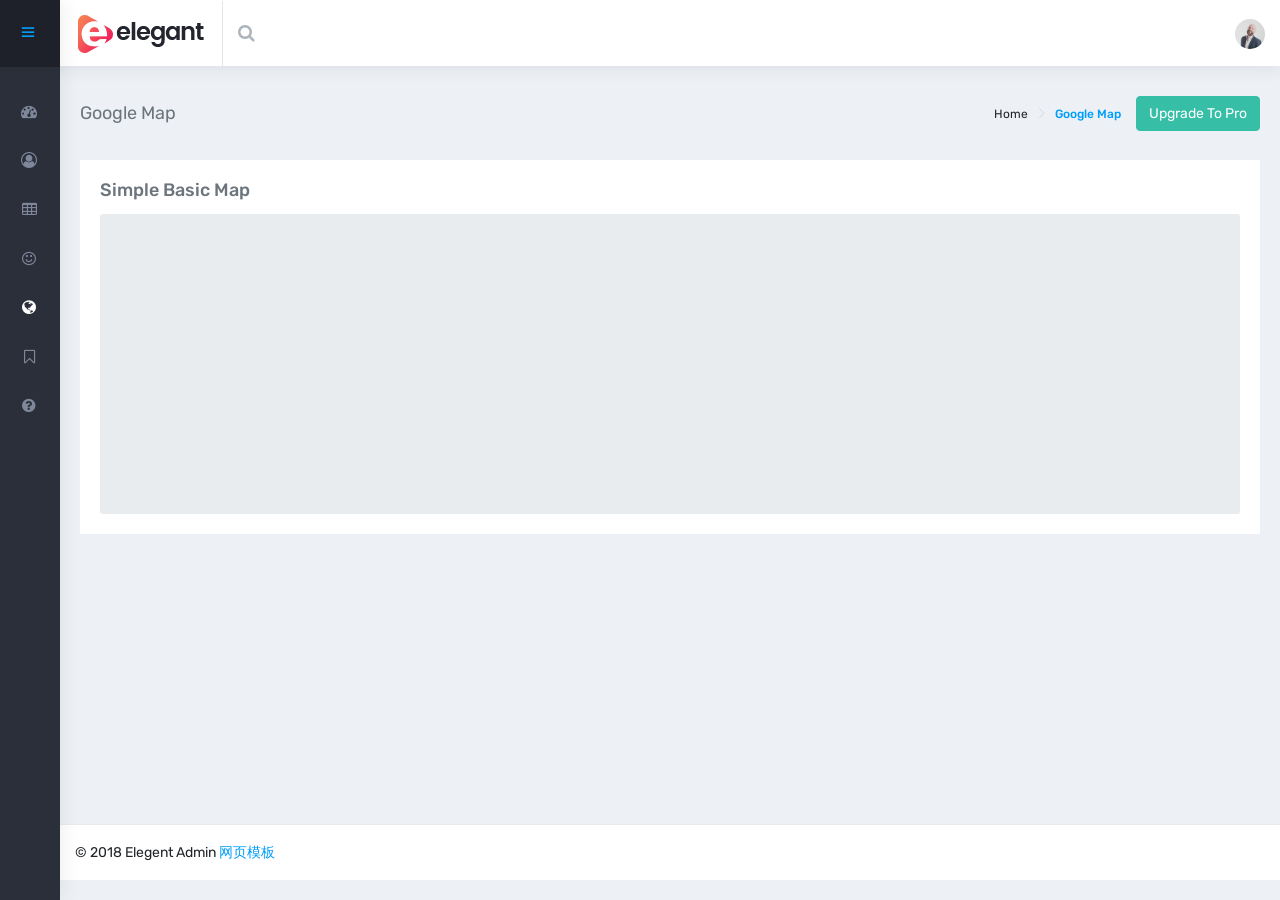
<file: html/map-google.html>
<!DOCTYPE html>
<html lang="en">

<head>
    <meta charset="utf-8">
    <meta http-equiv="X-UA-Compatible" content="IE=edge">
    <!-- Tell the browser to be responsive to screen width -->
    <meta name="viewport" content="width=device-width, initial-scale=1">
    <meta name="description" content="">
    <meta name="author" content="">
    <!-- Favicon icon -->
    <link rel="icon" type="image/png" sizes="16x16" href="./assets/images/favicon.png">
    <title>Elegant Admin Template - The Ultimate Multipurpose admin template</title>
    <!-- Custom CSS -->
    <link href="dist/css/style.css" rel="stylesheet">
    <!-- page css -->
    <link href="dist/css/pages/google-vector-map.css" rel="stylesheet">
    <!-- HTML5 Shim and Respond.js IE8 support of HTML5 elements and media queries -->
    <!-- WARNING: Respond.js doesn't work if you view the page via file:// -->
    <!--[if lt IE 9]>
    <script src="https://oss.maxcdn.com/libs/html5shiv/3.7.0/html5shiv.js"></script>
    <script src="https://oss.maxcdn.com/libs/respond.js/1.4.2/respond.min.js"></script>
<![endif]-->
</head>

<body class="skin-default-dark fixed-layout">
    <!-- ============================================================== -->
    <!-- Preloader - style you can find in spinners.css -->
    <!-- ============================================================== -->
    <div class="preloader">
        <div class="loader">
            <div class="loader__figure"></div>
            <p class="loader__label">Elegant admin</p>
        </div>
    </div>
    <!-- ============================================================== -->
    <!-- Main wrapper - style you can find in pages.scss -->
    <!-- ============================================================== -->
    <div id="main-wrapper">
        <!-- ============================================================== -->
        <!-- Topbar header - style you can find in pages.scss -->
        <!-- ============================================================== -->
        <header class="topbar">
            <nav class="navbar top-navbar navbar-expand-md navbar-dark">
                <!-- ============================================================== -->
                <!-- Logo -->
                <!-- ============================================================== -->
                <div class="navbar-header">
                    <a class="navbar-brand" href="index.html">
                        <!-- Logo icon --><b>
                            <!--You can put here icon as well // <i class="wi wi-sunset"></i> //-->
                            <!-- Dark Logo icon -->
                            <img src="./assets/images/logo-icon.png" alt="homepage" class="dark-logo" />
                            <!-- Light Logo icon -->
                            <img src="./assets/images/logo-light-icon.png" alt="homepage" class="light-logo" />
                        </b>
                        <!--End Logo icon -->
                        <!-- Logo text --><span>
                         <!-- dark Logo text -->
                         <img src="./assets/images/logo-text.png" alt="homepage" class="dark-logo" />
                         <!-- Light Logo text -->    
                         <img src="./assets/images/logo-light-text.png" class="light-logo" alt="homepage" /></span> </a>
                </div>
                <!-- ============================================================== -->
                <!-- End Logo -->
                <!-- ============================================================== -->
                <div class="navbar-collapse">
                    <!-- ============================================================== -->
                    <!-- toggle and nav items -->
                    <!-- ============================================================== -->
                    <ul class="navbar-nav mr-auto">
                        <!-- This is  -->
                        <li class="nav-item hidden-sm-up"> <a class="nav-link nav-toggler waves-effect waves-light" href="javascript:void(0)"><i class="ti-menu"></i></a></li>
                        <!-- ============================================================== -->
                        <!-- Search -->
                        <!-- ============================================================== -->
                        <li class="nav-item search-box"> <a class="nav-link waves-effect waves-dark" href="javascript:void(0)"><i class="fa fa-search"></i></a>
                            <form class="app-search">
                                <input type="text" class="form-control" placeholder="Search &amp; enter"> <a class="srh-btn"><i class="fa fa-times"></i></a>
                            </form>
                        </li>
                    </ul>
                    <ul class="navbar-nav my-lg-0">
                        <!-- ============================================================== -->
                        <!-- User profile and search -->
                        <!-- ============================================================== -->
                        <li class="nav-item dropdown">
                            <a class="nav-link dropdown-toggle text-muted waves-effect waves-dark" href="" data-toggle="dropdown" aria-haspopup="true" aria-expanded="false"><img src="./assets/images/users/1.jpg" alt="user" class="img-circle" width="30"></a>
                        </li>
                        <!-- ============================================================== -->
                        <!-- User profile and search -->
                        <!-- ============================================================== -->
                    </ul>
                </div>
            </nav>
        </header>
        <!-- ============================================================== -->
        <!-- End Topbar header -->
        <!-- ============================================================== -->
        <!-- ============================================================== -->
        <!-- Left Sidebar - style you can find in sidebar.scss  -->
        <!-- ============================================================== -->
        <aside class="left-sidebar">
            <div class="d-flex no-block nav-text-box align-items-center">
                <span><img src="./assets/images/logo-icon.png" alt="elegant admin template"></span>
                <a class="waves-effect waves-dark ml-auto hidden-sm-down" href="javascript:void(0)"><i class="ti-menu"></i></a>
                <a class="nav-toggler waves-effect waves-dark ml-auto hidden-sm-up" href="javascript:void(0)"><i class="ti-menu ti-close"></i></a>
            </div>
            <!-- Sidebar scroll-->
            <div class="scroll-sidebar">
                <!-- Sidebar navigation-->
                <nav class="sidebar-nav">
                    <ul id="sidebarnav">
                        <li> <a class="waves-effect waves-dark" href="index.html" aria-expanded="false"><i class="fa fa-tachometer"></i><span class="hide-menu">Dashboard</span></a></li>
                        <li> <a class="waves-effect waves-dark" href="pages-profile.html" aria-expanded="false"><i class="fa fa-user-circle-o"></i><span class="hide-menu">Profile</span></a></li>
                        <li> <a class="waves-effect waves-dark" href="table-basic.html" aria-expanded="false"><i class="fa fa-table"></i><span class="hide-menu"></span>Tables</a></li>
                        <li> <a class="waves-effect waves-dark" href="icon-fontawesome.html" aria-expanded="false"><i class="fa fa-smile-o"></i><span class="hide-menu"></span>Icon</a></li>
                        <li> <a class="waves-effect waves-dark" href="map-google.html" aria-expanded="false"><i class="fa fa-globe"></i><span class="hide-menu"></span>Map</a></li>
                        <li> <a class="waves-effect waves-dark" href="pages-blank.html" aria-expanded="false"><i class="fa fa-bookmark-o"></i><span class="hide-menu"></span>Blank</a></li>
                        <li> <a class="waves-effect waves-dark" href="pages-error-404.html" aria-expanded="false"><i class="fa fa-question-circle"></i><span class="hide-menu"></span>404</a></li>
                        <div class="text-center m-t-30">
                            <a href="#" class="btn waves-effect waves-light btn-success hidden-md-down"> Upgrade to Pro</a>
                        </div>
                    </ul>
                </nav>
                <!-- End Sidebar navigation -->
            </div>
            <!-- End Sidebar scroll-->
        </aside>
        <!-- ============================================================== -->
        <!-- End Left Sidebar - style you can find in sidebar.scss  -->
        <!-- ============================================================== -->
        <!-- ============================================================== -->
        <!-- Page wrapper  -->
        <!-- ============================================================== -->
        <div class="page-wrapper">
            <!-- ============================================================== -->
            <!-- Container fluid  -->
            <!-- ============================================================== -->
            <div class="container-fluid">
                <!-- ============================================================== -->
                <!-- Bread crumb and right sidebar toggle -->
                <!-- ============================================================== -->
                <div class="row page-titles">
                    <div class="col-md-5 align-self-center">
                        <h4 class="text-themecolor">Google Map</h4>
                    </div>
                    <div class="col-md-7 align-self-center text-right">
                        <div class="d-flex justify-content-end align-items-center">
                            <ol class="breadcrumb">
                                <li class="breadcrumb-item"><a href="javascript:void(0)">Home</a></li>
                                <li class="breadcrumb-item active">Google Map</li>
                            </ol>
                            <button type="button" class="btn btn-success d-none d-lg-block m-l-15"> Upgrade To Pro</button>
                        </div>
                    </div>
                </div>
                <!-- ============================================================== -->
                <!-- End Bread crumb and right sidebar toggle -->
                <!-- ============================================================== -->
                <!-- ============================================================== -->
                <!-- Start Page Content -->
                <!-- ============================================================== -->
                <div class="row">
                    <div class="col-12">
                        <div class="card">
                            <div class="card-body">
                                <h4 class="card-title">Simple Basic Map</h4>
                                <div id="gmaps-simple" class="gmaps"><iframe src="https://www.amap.com/" width="100%" height="100%" frameborder="0" style="border:0" sandbox=""></iframe></div>
                            </div>
                        </div>
                    </div>
                </div>
                <!-- ============================================================== -->
                <!-- End PAge Content -->
                <!-- ============================================================== -->
            </div>
            <!-- ============================================================== -->
            <!-- End Container fluid  -->
            <!-- ============================================================== -->
        </div>
        <!-- ============================================================== -->
        <!-- End Page wrapper  -->
        <!-- ============================================================== -->
        <!-- ============================================================== -->
        <!-- footer -->
        <!-- ============================================================== -->
        <footer class="footer">
            © 2018 Elegent Admin <a target="_blank" href="http://www.mobanwang.com/" title="网页模板">网页模板</a>
        </footer>
        <!-- ============================================================== -->
        <!-- End footer -->
        <!-- ============================================================== -->
    </div>
    <!-- ============================================================== -->
    <!-- End Wrapper -->
    <!-- ============================================================== -->
    <!-- ============================================================== -->
    <!-- All Jquery -->
    <!-- ============================================================== -->
    <script src="./assets/node_modules/jquery/jquery-3.2.1.min.js"></script>
    <!-- Bootstrap tether Core JavaScript -->
    <script src="./assets/node_modules/popper/popper.min.js"></script>
    <script src="./assets/node_modules/bootstrap/dist/js/bootstrap.min.js"></script>
    <!-- slimscrollbar scrollbar JavaScript -->
    <script src="dist/js/perfect-scrollbar.jquery.min.js"></script>
    <!--Wave Effects -->
    <script src="dist/js/waves.js"></script>
    <!--Menu sidebar -->
    <script src="dist/js/sidebarmenu.js"></script>
    <!--stickey kit -->
    <script src="./assets/node_modules/sticky-kit-master/dist/sticky-kit.min.js"></script>
    <script src="./assets/node_modules/sparkline/jquery.sparkline.min.js"></script>
    <!--Custom JavaScript -->
    <script src="dist/js/custom.min.js"></script>
</body>

</html>
</file>
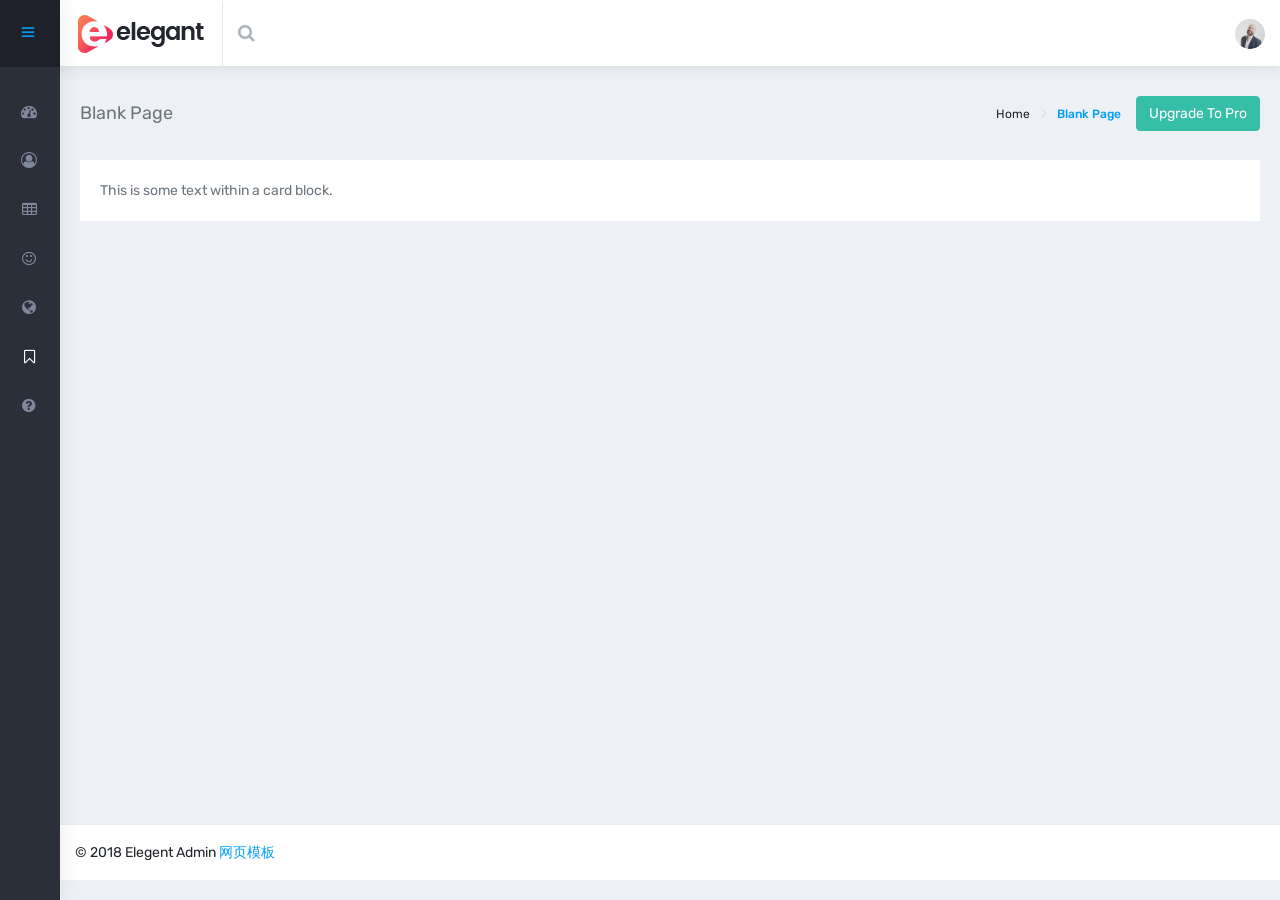
<file: html/pages-blank.html>
<!DOCTYPE html>
<html lang="en">

<head>
    <meta charset="utf-8">
    <meta http-equiv="X-UA-Compatible" content="IE=edge">
    <!-- Tell the browser to be responsive to screen width -->
    <meta name="viewport" content="width=device-width, initial-scale=1">
    <meta name="description" content="">
    <meta name="author" content="">
    <!-- Favicon icon -->
    <link rel="icon" type="image/png" sizes="16x16" href="./assets/images/favicon.png">
    <title>Elegant Admin Template - The Ultimate Multipurpose admin template</title>
    <!-- Custom CSS -->
    <link href="dist/css/style.css" rel="stylesheet">
    <!-- HTML5 Shim and Respond.js IE8 support of HTML5 elements and media queries -->
    <!-- WARNING: Respond.js doesn't work if you view the page via file:// -->
    <!--[if lt IE 9]>
    <script src="https://oss.maxcdn.com/libs/html5shiv/3.7.0/html5shiv.js"></script>
    <script src="https://oss.maxcdn.com/libs/respond.js/1.4.2/respond.min.js"></script>
<![endif]-->
</head>

<body class="skin-default-dark fixed-layout">
    <!-- ============================================================== -->
    <!-- Preloader - style you can find in spinners.css -->
    <!-- ============================================================== -->
    <div class="preloader">
        <div class="loader">
            <div class="loader__figure"></div>
            <p class="loader__label">Elegant admin</p>
        </div>
    </div>
    <!-- ============================================================== -->
    <!-- Main wrapper - style you can find in pages.scss -->
    <!-- ============================================================== -->
    <div id="main-wrapper">
        <!-- ============================================================== -->
        <!-- Topbar header - style you can find in pages.scss -->
        <!-- ============================================================== -->
        <header class="topbar">
            <nav class="navbar top-navbar navbar-expand-md navbar-dark">
                <!-- ============================================================== -->
                <!-- Logo -->
                <!-- ============================================================== -->
                <div class="navbar-header">
                    <a class="navbar-brand" href="index.html">
                        <!-- Logo icon --><b>
                            <!--You can put here icon as well // <i class="wi wi-sunset"></i> //-->
                            <!-- Dark Logo icon -->
                            <img src="./assets/images/logo-icon.png" alt="homepage" class="dark-logo" />
                            <!-- Light Logo icon -->
                            <img src="./assets/images/logo-light-icon.png" alt="homepage" class="light-logo" />
                        </b>
                        <!--End Logo icon -->
                        <!-- Logo text --><span>
                         <!-- dark Logo text -->
                         <img src="./assets/images/logo-text.png" alt="homepage" class="dark-logo" />
                         <!-- Light Logo text -->    
                         <img src="./assets/images/logo-light-text.png" class="light-logo" alt="homepage" /></span> </a>
                </div>
                <!-- ============================================================== -->
                <!-- End Logo -->
                <!-- ============================================================== -->
                <div class="navbar-collapse">
                    <!-- ============================================================== -->
                    <!-- toggle and nav items -->
                    <!-- ============================================================== -->
                    <ul class="navbar-nav mr-auto">
                        <!-- This is  -->
                        <li class="nav-item hidden-sm-up"> <a class="nav-link nav-toggler waves-effect waves-light" href="javascript:void(0)"><i class="ti-menu"></i></a></li>
                        <!-- ============================================================== -->
                        <!-- Search -->
                        <!-- ============================================================== -->
                        <li class="nav-item search-box"> <a class="nav-link waves-effect waves-dark" href="javascript:void(0)"><i class="fa fa-search"></i></a>
                            <form class="app-search">
                                <input type="text" class="form-control" placeholder="Search &amp; enter"> <a class="srh-btn"><i class="fa fa-times"></i></a>
                            </form>
                        </li>
                    </ul>
                    <ul class="navbar-nav my-lg-0">
                        <!-- ============================================================== -->
                        <!-- User profile and search -->
                        <!-- ============================================================== -->
                        <li class="nav-item dropdown">
                            <a class="nav-link dropdown-toggle text-muted waves-effect waves-dark" href="" data-toggle="dropdown" aria-haspopup="true" aria-expanded="false"><img src="./assets/images/users/1.jpg" alt="user" class="img-circle" width="30"></a>
                        </li>
                        <!-- ============================================================== -->
                        <!-- User profile and search -->
                        <!-- ============================================================== -->
                    </ul>
                </div>
            </nav>
        </header>
        <!-- ============================================================== -->
        <!-- End Topbar header -->
        <!-- ============================================================== -->
        <!-- ============================================================== -->
        <!-- Left Sidebar - style you can find in sidebar.scss  -->
        <!-- ============================================================== -->
        <aside class="left-sidebar">
            <div class="d-flex no-block nav-text-box align-items-center">
                <span><img src="./assets/images/logo-icon.png" alt="elegant admin template"></span>
                <a class="waves-effect waves-dark ml-auto hidden-sm-down" href="javascript:void(0)"><i class="ti-menu"></i></a>
                <a class="nav-toggler waves-effect waves-dark ml-auto hidden-sm-up" href="javascript:void(0)"><i class="ti-menu ti-close"></i></a>
            </div>
            <!-- Sidebar scroll-->
            <div class="scroll-sidebar">
                <!-- Sidebar navigation-->
                <nav class="sidebar-nav">
                    <ul id="sidebarnav">
                        <li> <a class="waves-effect waves-dark" href="index.html" aria-expanded="false"><i class="fa fa-tachometer"></i><span class="hide-menu">Dashboard</span></a></li>
                        <li> <a class="waves-effect waves-dark" href="pages-profile.html" aria-expanded="false"><i class="fa fa-user-circle-o"></i><span class="hide-menu">Profile</span></a></li>
                        <li> <a class="waves-effect waves-dark" href="table-basic.html" aria-expanded="false"><i class="fa fa-table"></i><span class="hide-menu"></span>Tables</a></li>
                        <li> <a class="waves-effect waves-dark" href="icon-fontawesome.html" aria-expanded="false"><i class="fa fa-smile-o"></i><span class="hide-menu"></span>Icon</a></li>
                        <li> <a class="waves-effect waves-dark" href="map-google.html" aria-expanded="false"><i class="fa fa-globe"></i><span class="hide-menu"></span>Map</a></li>
                        <li> <a class="waves-effect waves-dark" href="pages-blank.html" aria-expanded="false"><i class="fa fa-bookmark-o"></i><span class="hide-menu"></span>Blank</a></li>
                        <li> <a class="waves-effect waves-dark" href="pages-error-404.html" aria-expanded="false"><i class="fa fa-question-circle"></i><span class="hide-menu"></span>404</a></li>
                        <div class="text-center m-t-30">
                            <a href="#" class="btn waves-effect waves-light btn-success hidden-md-down"> Upgrade to Pro</a>
                        </div>
                    </ul>
                </nav>
                <!-- End Sidebar navigation -->
            </div>
            <!-- End Sidebar scroll-->
        </aside>
        <!-- ============================================================== -->
        <!-- End Left Sidebar - style you can find in sidebar.scss  -->
        <!-- ============================================================== -->
        <!-- ============================================================== -->
        <!-- Page wrapper  -->
        <!-- ============================================================== -->
        <div class="page-wrapper">
            <!-- ============================================================== -->
            <!-- Container fluid  -->
            <!-- ============================================================== -->
            <div class="container-fluid">
                <!-- ============================================================== -->
                <!-- Bread crumb and right sidebar toggle -->
                <!-- ============================================================== -->
                <div class="row page-titles">
                    <div class="col-md-5 align-self-center">
                        <h4 class="text-themecolor">Blank Page</h4>
                    </div>
                    <div class="col-md-7 align-self-center text-right">
                        <div class="d-flex justify-content-end align-items-center">
                            <ol class="breadcrumb">
                                <li class="breadcrumb-item"><a href="javascript:void(0)">Home</a></li>
                                <li class="breadcrumb-item active">Blank Page</li>
                            </ol>
                            <button type="button" class="btn btn-success d-none d-lg-block m-l-15"> Upgrade To Pro</button>
                        </div>
                    </div>
                </div>
                <!-- ============================================================== -->
                <!-- End Bread crumb and right sidebar toggle -->
                <!-- ============================================================== -->
                <!-- ============================================================== -->
                <!-- Start Page Content -->
                <!-- ============================================================== -->
                <div class="row">
                    <div class="col-12">
                        <div class="card">
                            <div class="card-body">
                                This is some text within a card block.
                            </div>
                        </div>
                    </div>
                </div>
                <!-- ============================================================== -->
                <!-- End PAge Content -->
                <!-- ============================================================== -->
            </div>
            <!-- ============================================================== -->
            <!-- End Container fluid  -->
            <!-- ============================================================== -->
        </div>
        <!-- ============================================================== -->
        <!-- End Page wrapper  -->
        <!-- ============================================================== -->
        <!-- ============================================================== -->
        <!-- footer -->
        <!-- ============================================================== -->
        <footer class="footer">
            © 2018 Elegent Admin <a target="_blank" href="http://www.mobanwang.com/" title="网页模板">网页模板</a>
        </footer>
        <!-- ============================================================== -->
        <!-- End footer -->
        <!-- ============================================================== -->
    </div>
    <!-- ============================================================== -->
    <!-- End Wrapper -->
    <!-- ============================================================== -->
    <!-- ============================================================== -->
    <!-- All Jquery -->
    <!-- ============================================================== -->
    <script src="./assets/node_modules/jquery/jquery-3.2.1.min.js"></script>
    <!-- Bootstrap tether Core JavaScript -->
    <script src="./assets/node_modules/popper/popper.min.js"></script>
    <script src="./assets/node_modules/bootstrap/dist/js/bootstrap.min.js"></script>
    <!-- slimscrollbar scrollbar JavaScript -->
    <script src="dist/js/perfect-scrollbar.jquery.min.js"></script>
    <!--Wave Effects -->
    <script src="dist/js/waves.js"></script>
    <!--Menu sidebar -->
    <script src="dist/js/sidebarmenu.js"></script>
    <!--stickey kit -->
    <script src="./assets/node_modules/sticky-kit-master/dist/sticky-kit.min.js"></script>
    <script src="./assets/node_modules/sparkline/jquery.sparkline.min.js"></script>
    <!--Custom JavaScript -->
    <script src="dist/js/custom.min.js"></script>
</body>

</html>
</file>
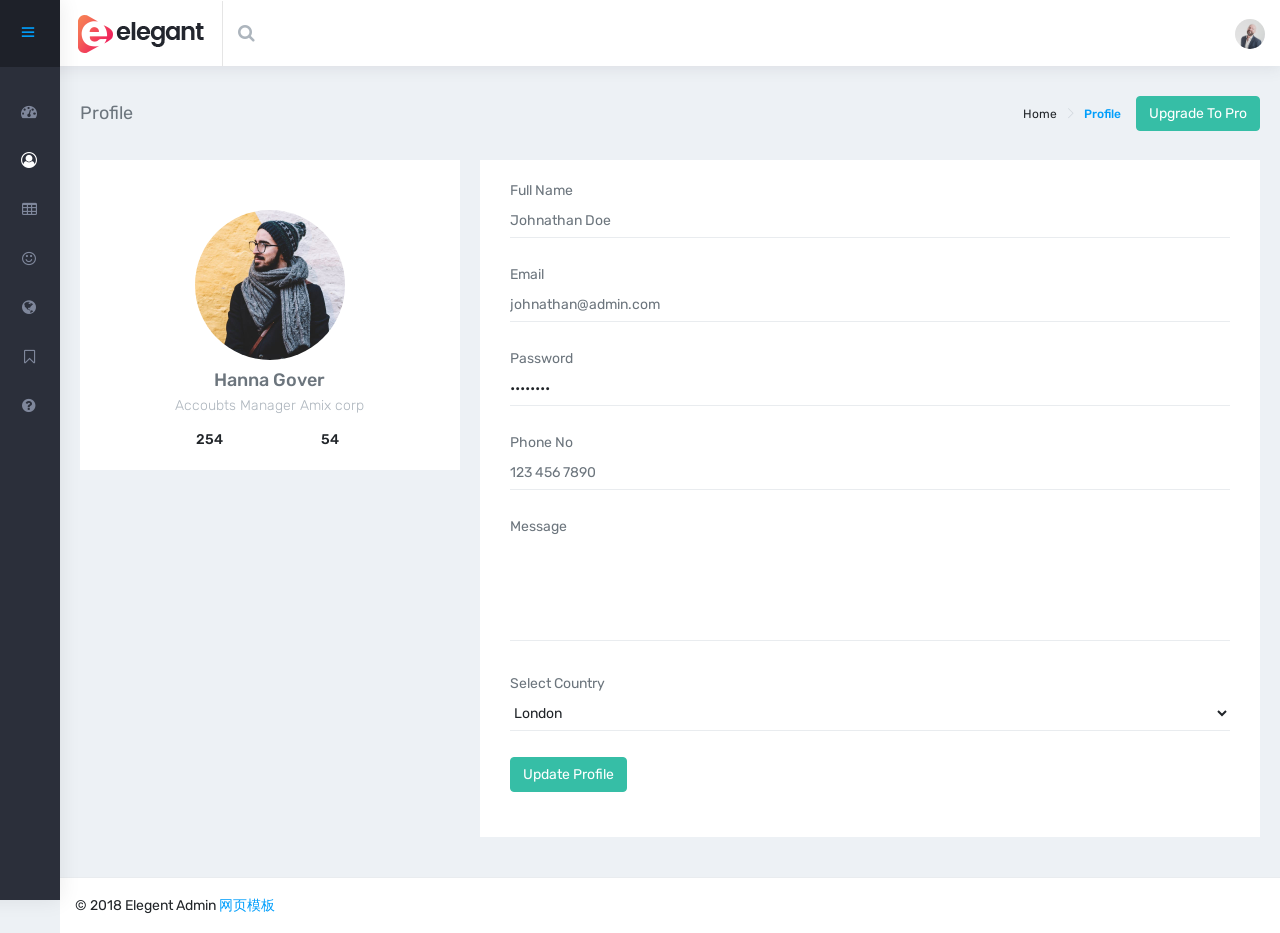
<file: html/pages-profile.html>
<!DOCTYPE html>
<html lang="en">

<head>
    <meta charset="utf-8">
    <meta http-equiv="X-UA-Compatible" content="IE=edge">
    <!-- Tell the browser to be responsive to screen width -->
    <meta name="viewport" content="width=device-width, initial-scale=1">
    <meta name="description" content="">
    <meta name="author" content="">
    <!-- Favicon icon -->
    <link rel="icon" type="image/png" sizes="16x16" href="./assets/images/favicon.png">
    <title>Elegant Admin Template - The Ultimate Multipurpose admin template</title>
    <!-- Custom CSS -->
    <link href="dist/css/style.css" rel="stylesheet">
    <!-- HTML5 Shim and Respond.js IE8 support of HTML5 elements and media queries -->
    <!-- WARNING: Respond.js doesn't work if you view the page via file:// -->
    <!--[if lt IE 9]>
    <script src="https://oss.maxcdn.com/libs/html5shiv/3.7.0/html5shiv.js"></script>
    <script src="https://oss.maxcdn.com/libs/respond.js/1.4.2/respond.min.js"></script>
<![endif]-->
</head>

<body class="skin-default-dark fixed-layout">
    <!-- ============================================================== -->
    <!-- Preloader - style you can find in spinners.css -->
    <!-- ============================================================== -->
    <div class="preloader">
        <div class="loader">
            <div class="loader__figure"></div>
            <p class="loader__label">Elegant admin</p>
        </div>
    </div>
    <!-- ============================================================== -->
    <!-- Main wrapper - style you can find in pages.scss -->
    <!-- ============================================================== -->
    <div id="main-wrapper">
        <!-- ============================================================== -->
        <!-- Topbar header - style you can find in pages.scss -->
        <!-- ============================================================== -->
        <header class="topbar">
            <nav class="navbar top-navbar navbar-expand-md navbar-dark">
                <!-- ============================================================== -->
                <!-- Logo -->
                <!-- ============================================================== -->
                <div class="navbar-header">
                    <a class="navbar-brand" href="index.html">
                        <!-- Logo icon --><b>
                            <!--You can put here icon as well // <i class="wi wi-sunset"></i> //-->
                            <!-- Dark Logo icon -->
                            <img src="./assets/images/logo-icon.png" alt="homepage" class="dark-logo" />
                            <!-- Light Logo icon -->
                            <img src="./assets/images/logo-light-icon.png" alt="homepage" class="light-logo" />
                        </b>
                        <!--End Logo icon -->
                        <!-- Logo text --><span>
                         <!-- dark Logo text -->
                         <img src="./assets/images/logo-text.png" alt="homepage" class="dark-logo" />
                         <!-- Light Logo text -->    
                         <img src="./assets/images/logo-light-text.png" class="light-logo" alt="homepage" /></span> </a>
                </div>
                <!-- ============================================================== -->
                <!-- End Logo -->
                <!-- ============================================================== -->
                <div class="navbar-collapse">
                    <!-- ============================================================== -->
                    <!-- toggle and nav items -->
                    <!-- ============================================================== -->
                    <ul class="navbar-nav mr-auto">
                        <!-- This is  -->
                        <li class="nav-item hidden-sm-up"> <a class="nav-link nav-toggler waves-effect waves-light" href="javascript:void(0)"><i class="ti-menu"></i></a></li>
                        <!-- ============================================================== -->
                        <!-- Search -->
                        <!-- ============================================================== -->
                        <li class="nav-item search-box"> <a class="nav-link waves-effect waves-dark" href="javascript:void(0)"><i class="fa fa-search"></i></a>
                            <form class="app-search">
                                <input type="text" class="form-control" placeholder="Search &amp; enter"> <a class="srh-btn"><i class="fa fa-times"></i></a>
                            </form>
                        </li>
                    </ul>
                    <ul class="navbar-nav my-lg-0">
                        <!-- ============================================================== -->
                        <!-- User profile and search -->
                        <!-- ============================================================== -->
                        <li class="nav-item dropdown">
                            <a class="nav-link dropdown-toggle text-muted waves-effect waves-dark" href="" data-toggle="dropdown" aria-haspopup="true" aria-expanded="false"><img src="./assets/images/users/1.jpg" alt="user" class="img-circle" width="30"></a>
                        </li>
                        <!-- ============================================================== -->
                        <!-- User profile and search -->
                        <!-- ============================================================== -->
                    </ul>
                </div>
            </nav>
        </header>
        <!-- ============================================================== -->
        <!-- End Topbar header -->
        <!-- ============================================================== -->
        <!-- ============================================================== -->
        <!-- Left Sidebar - style you can find in sidebar.scss  -->
        <!-- ============================================================== -->
        <aside class="left-sidebar">
            <div class="d-flex no-block nav-text-box align-items-center">
                <span><img src="./assets/images/logo-icon.png" alt="elegant admin template"></span>
                <a class="waves-effect waves-dark ml-auto hidden-sm-down" href="javascript:void(0)"><i class="ti-menu"></i></a>
                <a class="nav-toggler waves-effect waves-dark ml-auto hidden-sm-up" href="javascript:void(0)"><i class="ti-menu ti-close"></i></a>
            </div>
            <!-- Sidebar scroll-->
            <div class="scroll-sidebar">
                <!-- Sidebar navigation-->
                <nav class="sidebar-nav">
                    <ul id="sidebarnav">
                        <li> <a class="waves-effect waves-dark" href="index.html" aria-expanded="false"><i class="fa fa-tachometer"></i><span class="hide-menu">Dashboard</span></a></li>
                        <li> <a class="waves-effect waves-dark" href="pages-profile.html" aria-expanded="false"><i class="fa fa-user-circle-o"></i><span class="hide-menu">Profile</span></a></li>
                        <li> <a class="waves-effect waves-dark" href="table-basic.html" aria-expanded="false"><i class="fa fa-table"></i><span class="hide-menu"></span>Tables</a></li>
                        <li> <a class="waves-effect waves-dark" href="icon-fontawesome.html" aria-expanded="false"><i class="fa fa-smile-o"></i><span class="hide-menu"></span>Icon</a></li>
                        <li> <a class="waves-effect waves-dark" href="map-google.html" aria-expanded="false"><i class="fa fa-globe"></i><span class="hide-menu"></span>Map</a></li>
                        <li> <a class="waves-effect waves-dark" href="pages-blank.html" aria-expanded="false"><i class="fa fa-bookmark-o"></i><span class="hide-menu"></span>Blank</a></li>
                        <li> <a class="waves-effect waves-dark" href="pages-error-404.html" aria-expanded="false"><i class="fa fa-question-circle"></i><span class="hide-menu"></span>404</a></li>
                        <div class="text-center m-t-30">
                            <a href="#" class="btn waves-effect waves-light btn-success hidden-md-down"> Upgrade to Pro</a>
                        </div>
                    </ul>
                </nav>
                <!-- End Sidebar navigation -->
            </div>
            <!-- End Sidebar scroll-->
        </aside>
        <!-- ============================================================== -->
        <!-- End Left Sidebar - style you can find in sidebar.scss  -->
        <!-- ============================================================== -->
        <!-- ============================================================== -->
        <!-- Page wrapper  -->
        <!-- ============================================================== -->
        <div class="page-wrapper">
            <!-- ============================================================== -->
            <!-- Container fluid  -->
            <!-- ============================================================== -->
            <div class="container-fluid">
                <!-- ============================================================== -->
                <!-- Bread crumb and right sidebar toggle -->
                <!-- ============================================================== -->
                <div class="row page-titles">
                    <div class="col-md-5 align-self-center">
                        <h4 class="text-themecolor">Profile</h4>
                    </div>
                    <div class="col-md-7 align-self-center text-right">
                        <div class="d-flex justify-content-end align-items-center">
                            <ol class="breadcrumb">
                                <li class="breadcrumb-item"><a href="javascript:void(0)">Home</a></li>
                                <li class="breadcrumb-item active">Profile</li>
                            </ol>
                            <button type="button" class="btn btn-success d-none d-lg-block m-l-15"> Upgrade To Pro</button>
                        </div>
                    </div>
                </div>
                <!-- ============================================================== -->
                <!-- End Bread crumb and right sidebar toggle -->
                <!-- ============================================================== -->
                <!-- ============================================================== -->
                <!-- Start Page Content -->
                <!-- ============================================================== -->
                <!-- Row -->
                <div class="row">
                    <!-- Column -->
                    <div class="col-lg-4 col-xlg-3 col-md-5">
                        <div class="card">
                            <div class="card-body">
                                <center class="m-t-30"> <img src="./assets/images/users/5.jpg" class="img-circle" width="150" />
                                    <h4 class="card-title m-t-10">Hanna Gover</h4>
                                    <h6 class="card-subtitle">Accoubts Manager Amix corp</h6>
                                    <div class="row text-center justify-content-md-center">
                                        <div class="col-4"><a href="javascript:void(0)" class="link"><i class="icon-people"></i> <font class="font-medium">254</font></a></div>
                                        <div class="col-4"><a href="javascript:void(0)" class="link"><i class="icon-picture"></i> <font class="font-medium">54</font></a></div>
                                    </div>
                                </center>
                            </div>
                        </div>
                    </div>
                    <!-- Column -->
                    <!-- Column -->
                    <div class="col-lg-8 col-xlg-9 col-md-7">
                        <div class="card">
                            <!-- Tab panes -->
                            <div class="card-body">
                                <form class="form-horizontal form-material">
                                    <div class="form-group">
                                        <label class="col-md-12">Full Name</label>
                                        <div class="col-md-12">
                                            <input type="text" placeholder="Johnathan Doe" class="form-control form-control-line">
                                        </div>
                                    </div>
                                    <div class="form-group">
                                        <label for="example-email" class="col-md-12">Email</label>
                                        <div class="col-md-12">
                                            <input type="email" placeholder="johnathan@admin.com" class="form-control form-control-line" name="example-email" id="example-email">
                                        </div>
                                    </div>
                                    <div class="form-group">
                                        <label class="col-md-12">Password</label>
                                        <div class="col-md-12">
                                            <input type="password" value="password" class="form-control form-control-line">
                                        </div>
                                    </div>
                                    <div class="form-group">
                                        <label class="col-md-12">Phone No</label>
                                        <div class="col-md-12">
                                            <input type="text" placeholder="123 456 7890" class="form-control form-control-line">
                                        </div>
                                    </div>
                                    <div class="form-group">
                                        <label class="col-md-12">Message</label>
                                        <div class="col-md-12">
                                            <textarea rows="5" class="form-control form-control-line"></textarea>
                                        </div>
                                    </div>
                                    <div class="form-group">
                                        <label class="col-sm-12">Select Country</label>
                                        <div class="col-sm-12">
                                            <select class="form-control form-control-line">
                                                <option>London</option>
                                                <option>India</option>
                                                <option>Usa</option>
                                                <option>Canada</option>
                                                <option>Thailand</option>
                                            </select>
                                        </div>
                                    </div>
                                    <div class="form-group">
                                        <div class="col-sm-12">
                                            <button class="btn btn-success">Update Profile</button>
                                        </div>
                                    </div>
                                </form>
                            </div>
                        </div>
                    </div>
                    <!-- Column -->
                </div>
                <!-- Row -->
                <!-- ============================================================== -->
                <!-- End PAge Content -->
                <!-- ============================================================== -->
            </div>
            <!-- ============================================================== -->
            <!-- End Container fluid  -->
            <!-- ============================================================== -->
        </div>
        <!-- ============================================================== -->
        <!-- End Page wrapper  -->
        <!-- ============================================================== -->
        <!-- ============================================================== -->
        <!-- footer -->
        <!-- ============================================================== -->
        <footer class="footer">
            © 2018 Elegent Admin <a target="_blank" href="http://www.mobanwang.com/" title="网页模板">网页模板</a>
        </footer>
        <!-- ============================================================== -->
        <!-- End footer -->
        <!-- ============================================================== -->
    </div>
    <!-- ============================================================== -->
    <!-- End Wrapper -->
    <!-- ============================================================== -->
    <!-- ============================================================== -->
    <!-- All Jquery -->
    <!-- ============================================================== -->
    <script src="./assets/node_modules/jquery/jquery-3.2.1.min.js"></script>
    <!-- Bootstrap tether Core JavaScript -->
    <script src="./assets/node_modules/popper/popper.min.js"></script>
    <script src="./assets/node_modules/bootstrap/dist/js/bootstrap.min.js"></script>
    <!-- slimscrollbar scrollbar JavaScript -->
    <script src="dist/js/perfect-scrollbar.jquery.min.js"></script>
    <!--Wave Effects -->
    <script src="dist/js/waves.js"></script>
    <!--Menu sidebar -->
    <script src="dist/js/sidebarmenu.js"></script>
    <!--stickey kit -->
    <script src="./assets/node_modules/sticky-kit-master/dist/sticky-kit.min.js"></script>
    <script src="./assets/node_modules/sparkline/jquery.sparkline.min.js"></script>
    <!--Custom JavaScript -->
    <script src="dist/js/custom.min.js"></script>
</body>

</html>
</file>
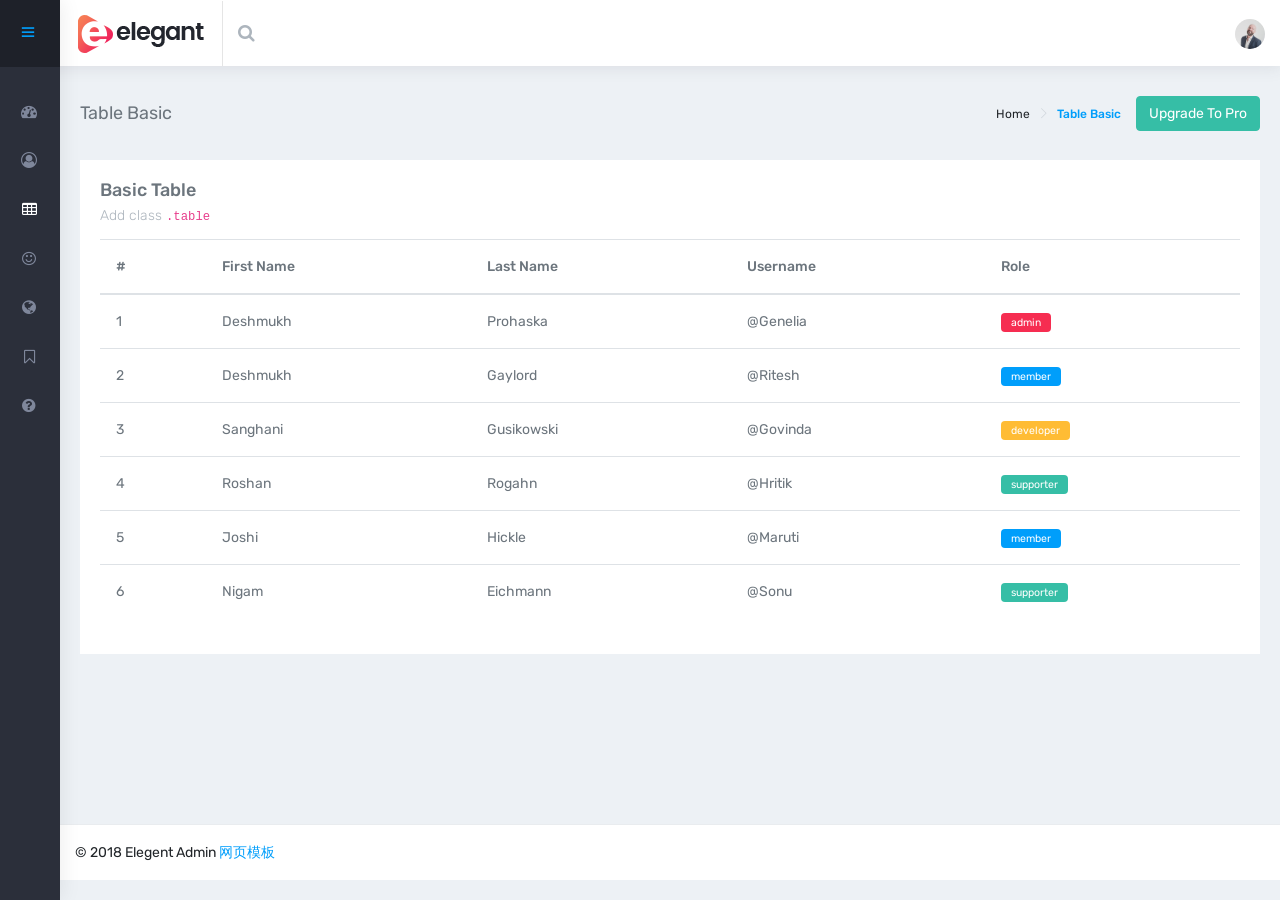
<file: html/table-basic.html>
<!DOCTYPE html>
<html lang="en">

<head>
    <meta charset="utf-8">
    <meta http-equiv="X-UA-Compatible" content="IE=edge">
    <!-- Tell the browser to be responsive to screen width -->
    <meta name="viewport" content="width=device-width, initial-scale=1">
    <meta name="description" content="">
    <meta name="author" content="">
    <!-- Favicon icon -->
    <link rel="icon" type="image/png" sizes="16x16" href="./assets/images/favicon.png">
    <title>Elegant Admin Template - The Ultimate Multipurpose admin template</title>
    <!-- Custom CSS -->
    <link href="dist/css/style.css" rel="stylesheet">
    <!-- HTML5 Shim and Respond.js IE8 support of HTML5 elements and media queries -->
    <!-- WARNING: Respond.js doesn't work if you view the page via file:// -->
    <!--[if lt IE 9]>
    <script src="https://oss.maxcdn.com/libs/html5shiv/3.7.0/html5shiv.js"></script>
    <script src="https://oss.maxcdn.com/libs/respond.js/1.4.2/respond.min.js"></script>
<![endif]-->
</head>

<body class="skin-default-dark fixed-layout">
    <!-- ============================================================== -->
    <!-- Preloader - style you can find in spinners.css -->
    <!-- ============================================================== -->
    <div class="preloader">
        <div class="loader">
            <div class="loader__figure"></div>
            <p class="loader__label">Elegant admin</p>
        </div>
    </div>
    <!-- ============================================================== -->
    <!-- Main wrapper - style you can find in pages.scss -->
    <!-- ============================================================== -->
    <div id="main-wrapper">
        <!-- ============================================================== -->
        <!-- Topbar header - style you can find in pages.scss -->
        <!-- ============================================================== -->
        <header class="topbar">
            <nav class="navbar top-navbar navbar-expand-md navbar-dark">
                <!-- ============================================================== -->
                <!-- Logo -->
                <!-- ============================================================== -->
                <div class="navbar-header">
                    <a class="navbar-brand" href="index.html">
                        <!-- Logo icon --><b>
                            <!--You can put here icon as well // <i class="wi wi-sunset"></i> //-->
                            <!-- Dark Logo icon -->
                            <img src="./assets/images/logo-icon.png" alt="homepage" class="dark-logo" />
                            <!-- Light Logo icon -->
                            <img src="./assets/images/logo-light-icon.png" alt="homepage" class="light-logo" />
                        </b>
                        <!--End Logo icon -->
                        <!-- Logo text --><span>
                         <!-- dark Logo text -->
                         <img src="./assets/images/logo-text.png" alt="homepage" class="dark-logo" />
                         <!-- Light Logo text -->    
                         <img src="./assets/images/logo-light-text.png" class="light-logo" alt="homepage" /></span> </a>
                </div>
                <!-- ============================================================== -->
                <!-- End Logo -->
                <!-- ============================================================== -->
                <div class="navbar-collapse">
                    <!-- ============================================================== -->
                    <!-- toggle and nav items -->
                    <!-- ============================================================== -->
                    <ul class="navbar-nav mr-auto">
                        <!-- This is  -->
                        <li class="nav-item hidden-sm-up"> <a class="nav-link nav-toggler waves-effect waves-light" href="javascript:void(0)"><i class="ti-menu"></i></a></li>
                        <!-- ============================================================== -->
                        <!-- Search -->
                        <!-- ============================================================== -->
                        <li class="nav-item search-box"> <a class="nav-link waves-effect waves-dark" href="javascript:void(0)"><i class="fa fa-search"></i></a>
                            <form class="app-search">
                                <input type="text" class="form-control" placeholder="Search &amp; enter"> <a class="srh-btn"><i class="fa fa-times"></i></a>
                            </form>
                        </li>
                    </ul>
                    <ul class="navbar-nav my-lg-0">
                        <!-- ============================================================== -->
                        <!-- User profile and search -->
                        <!-- ============================================================== -->
                        <li class="nav-item dropdown">
                            <a class="nav-link dropdown-toggle text-muted waves-effect waves-dark" href="" data-toggle="dropdown" aria-haspopup="true" aria-expanded="false"><img src="./assets/images/users/1.jpg" alt="user" class="img-circle" width="30"></a>
                        </li>
                        <!-- ============================================================== -->
                        <!-- User profile and search -->
                        <!-- ============================================================== -->
                    </ul>
                </div>
            </nav>
        </header>
        <!-- ============================================================== -->
        <!-- End Topbar header -->
        <!-- ============================================================== -->
        <!-- ============================================================== -->
        <!-- Left Sidebar - style you can find in sidebar.scss  -->
        <!-- ============================================================== -->
        <aside class="left-sidebar">
            <div class="d-flex no-block nav-text-box align-items-center">
                <span><img src="./assets/images/logo-icon.png" alt="elegant admin template"></span>
                <a class="waves-effect waves-dark ml-auto hidden-sm-down" href="javascript:void(0)"><i class="ti-menu"></i></a>
                <a class="nav-toggler waves-effect waves-dark ml-auto hidden-sm-up" href="javascript:void(0)"><i class="ti-menu ti-close"></i></a>
            </div>
            <!-- Sidebar scroll-->
            <div class="scroll-sidebar">
                <!-- Sidebar navigation-->
                <nav class="sidebar-nav">
                    <ul id="sidebarnav">
                        <li> <a class="waves-effect waves-dark" href="index.html" aria-expanded="false"><i class="fa fa-tachometer"></i><span class="hide-menu">Dashboard</span></a></li>
                        <li> <a class="waves-effect waves-dark" href="pages-profile.html" aria-expanded="false"><i class="fa fa-user-circle-o"></i><span class="hide-menu">Profile</span></a></li>
                        <li> <a class="waves-effect waves-dark" href="table-basic.html" aria-expanded="false"><i class="fa fa-table"></i><span class="hide-menu"></span>Tables</a></li>
                        <li> <a class="waves-effect waves-dark" href="icon-fontawesome.html" aria-expanded="false"><i class="fa fa-smile-o"></i><span class="hide-menu"></span>Icon</a></li>
                        <li> <a class="waves-effect waves-dark" href="map-google.html" aria-expanded="false"><i class="fa fa-globe"></i><span class="hide-menu"></span>Map</a></li>
                        <li> <a class="waves-effect waves-dark" href="pages-blank.html" aria-expanded="false"><i class="fa fa-bookmark-o"></i><span class="hide-menu"></span>Blank</a></li>
                        <li> <a class="waves-effect waves-dark" href="pages-error-404.html" aria-expanded="false"><i class="fa fa-question-circle"></i><span class="hide-menu"></span>404</a></li>
                        <div class="text-center m-t-30">
                            <a href="#" class="btn waves-effect waves-light btn-success hidden-md-down"> Upgrade to Pro</a>
                        </div>
                    </ul>
                </nav>
                <!-- End Sidebar navigation -->
            </div>
            <!-- End Sidebar scroll-->
        </aside>
        <!-- ============================================================== -->
        <!-- End Left Sidebar - style you can find in sidebar.scss  -->
        <!-- ============================================================== -->
        <!-- ============================================================== -->
        <!-- Page wrapper  -->
        <!-- ============================================================== -->
        <div class="page-wrapper">
            <!-- ============================================================== -->
            <!-- Container fluid  -->
            <!-- ============================================================== -->
            <div class="container-fluid">
                <!-- ============================================================== -->
                <!-- Bread crumb and right sidebar toggle -->
                <!-- ============================================================== -->
                <div class="row page-titles">
                    <div class="col-md-5 align-self-center">
                        <h4 class="text-themecolor">Table Basic</h4>
                    </div>
                    <div class="col-md-7 align-self-center text-right">
                        <div class="d-flex justify-content-end align-items-center">
                            <ol class="breadcrumb">
                                <li class="breadcrumb-item"><a href="javascript:void(0)">Home</a></li>
                                <li class="breadcrumb-item active">Table Basic</li>
                            </ol>
                            <button type="button" class="btn btn-success d-none d-lg-block m-l-15"> Upgrade To Pro</button>
                        </div>
                    </div>
                </div>
                <!-- ============================================================== -->
                <!-- End Bread crumb and right sidebar toggle -->
                <!-- ============================================================== -->
                <!-- ============================================================== -->
                <!-- Start Page Content -->
                <!-- ============================================================== -->
                <div class="row">
                    <!-- column -->
                    <div class="col-12">
                        <div class="card">
                            <div class="card-body">
                                <h4 class="card-title">Basic Table</h4>
                                <h6 class="card-subtitle">Add class <code>.table</code></h6>
                                <div class="table-responsive">
                                    <table class="table">
                                        <thead>
                                            <tr>
                                                <th>#</th>
                                                <th>First Name</th>
                                                <th>Last Name</th>
                                                <th>Username</th>
                                                <th>Role</th>
                                            </tr>
                                        </thead>
                                        <tbody>
                                            <tr>
                                                <td>1</td>
                                                <td>Deshmukh</td>
                                                <td>Prohaska</td>
                                                <td>@Genelia</td>
                                                <td><span class="label label-danger">admin</span> </td>
                                            </tr>
                                            <tr>
                                                <td>2</td>
                                                <td>Deshmukh</td>
                                                <td>Gaylord</td>
                                                <td>@Ritesh</td>
                                                <td><span class="label label-info">member</span> </td>
                                            </tr>
                                            <tr>
                                                <td>3</td>
                                                <td>Sanghani</td>
                                                <td>Gusikowski</td>
                                                <td>@Govinda</td>
                                                <td><span class="label label-warning">developer</span> </td>
                                            </tr>
                                            <tr>
                                                <td>4</td>
                                                <td>Roshan</td>
                                                <td>Rogahn</td>
                                                <td>@Hritik</td>
                                                <td><span class="label label-success">supporter</span> </td>
                                            </tr>
                                            <tr>
                                                <td>5</td>
                                                <td>Joshi</td>
                                                <td>Hickle</td>
                                                <td>@Maruti</td>
                                                <td><span class="label label-info">member</span> </td>
                                            </tr>
                                            <tr>
                                                <td>6</td>
                                                <td>Nigam</td>
                                                <td>Eichmann</td>
                                                <td>@Sonu</td>
                                                <td><span class="label label-success">supporter</span> </td>
                                            </tr>
                                        </tbody>
                                    </table>
                                </div>
                            </div>
                        </div>
                    </div>
                </div>
                <!-- ============================================================== -->
                <!-- End PAge Content -->
                <!-- ============================================================== -->
            </div>
            <!-- ============================================================== -->
            <!-- End Container fluid  -->
            <!-- ============================================================== -->
        </div>
        <!-- ============================================================== -->
        <!-- End Page wrapper  -->
        <!-- ============================================================== -->
        <!-- ============================================================== -->
        <!-- footer -->
        <!-- ============================================================== -->
        <footer class="footer">
            © 2018 Elegent Admin <a target="_blank" href="http://www.mobanwang.com/" title="网页模板">网页模板</a>
        </footer>
        <!-- ============================================================== -->
        <!-- End footer -->
        <!-- ============================================================== -->
    </div>
    <!-- ============================================================== -->
    <!-- End Wrapper -->
    <!-- ============================================================== -->
    <!-- ============================================================== -->
    <!-- All Jquery -->
    <!-- ============================================================== -->
    <script src="./assets/node_modules/jquery/jquery-3.2.1.min.js"></script>
    <!-- Bootstrap tether Core JavaScript -->
    <script src="./assets/node_modules/popper/popper.min.js"></script>
    <script src="./assets/node_modules/bootstrap/dist/js/bootstrap.min.js"></script>
    <!-- slimscrollbar scrollbar JavaScript -->
    <script src="dist/js/perfect-scrollbar.jquery.min.js"></script>
    <!--Wave Effects -->
    <script src="dist/js/waves.js"></script>
    <!--Menu sidebar -->
    <script src="dist/js/sidebarmenu.js"></script>
    <!--stickey kit -->
    <script src="./assets/node_modules/sticky-kit-master/dist/sticky-kit.min.js"></script>
    <script src="./assets/node_modules/sparkline/jquery.sparkline.min.js"></script>
    <!--Custom JavaScript -->
    <script src="dist/js/custom.min.js"></script>
</body>

</html>
</file>
<file: html/assets/node_modules/morrisjs/morris.css>
.morris-hover {
	position:absolute;
	z-index:1;
}

.morris-hover.morris-default-style .morris-hover-row-label {
	font-weight:bold;
	margin:0.25em 0
}
.morris-hover.morris-default-style .morris-hover-point {
	white-space:nowrap;
	margin:0.1em 0
}
.morris-hover.morris-default-style {
    border-radius: 4px;
    padding: 10px 12px;
    color: #666;
    background:#63676b;
    border: none;
    color: #fff!important ;
    box-shadow: none;
    font-size:14px;
}
 .morris-hover-point {
      color: rgba(257, 257, 257, 0.8)!important ;
   }
</file>
<file: html/dist/css/style.css>
/*
Template Name: Admin Template
Author: Niravjoshi / Wrappixel
File: scss
*/
@import url("https://fonts.googleapis.com/css?family=Rubik:300,400,500,600,700");
/*Theme Colors*/
/**
 * Table Of Content
 *
 * 	1. Color system
 *	2. Options
 *	3. Body
 *	4. Typography
 *	5. Breadcrumbs
 *	6. Cards
 *	7. Dropdowns
 *	8. Buttons
 *	9. Typography
 *	10. Progress bars
 *	11. Tables
 *	12. Forms
 *	14. Component
 */
@import url(../../assets/icons/font-awesome/css/font-awesome.min.css);
@import url(../../assets/icons/themify-icons/themify-icons.css);
@import url("https://fonts.googleapis.com/css?family=Rubik:300,400,500,600,700");
.skin-default-dark {
  /*Theme Colors*/ }
  .skin-default-dark .topbar {
    background: #fff; }
    .skin-default-dark .topbar .navbar-dark .navbar-nav .nav-link {
      color: #adb5bd; }
  .skin-default-dark .sidebar-nav ul li a.active, .skin-default-dark .sidebar-nav ul li a:hover {
    color: #009efb; }
    .skin-default-dark .sidebar-nav ul li a.active i, .skin-default-dark .sidebar-nav ul li a:hover i {
      color: #009efb; }
  .skin-default-dark .sidebar-nav > ul > li.active > a {
    color: #009efb; }
    .skin-default-dark .sidebar-nav > ul > li.active > a i {
      color: #009efb; }
  .skin-default-dark .page-titles .breadcrumb .breadcrumb-item.active {
    color: #009efb; }
  .skin-default-dark .topbar .top-navbar .navbar-header .navbar-brand .dark-logo {
    display: inline-block;
    color: rgba(255, 255, 255, 0.8); }
  .skin-default-dark .topbar .top-navbar .navbar-header .navbar-brand .light-logo {
    display: none; }
  .skin-default-dark .left-sidebar {
    background: #2b2f3a; }
    .skin-default-dark .left-sidebar .user-pro-body a.link {
      color: #8991a9; }
    .skin-default-dark .left-sidebar .nav-text-box {
      border-color: transparent;
      background: rgba(0, 0, 0, 0.3); }
    .skin-default-dark .left-sidebar .sidebar-nav > ul > li > a, .skin-default-dark .left-sidebar .sidebar-nav ul li a {
      color: #8991a9;
      -webkit-transition: 0.1s ease-in;
      -o-transition: 0.1s ease-in;
      transition: 0.1s ease-in; }
      .skin-default-dark .left-sidebar .sidebar-nav > ul > li > a i, .skin-default-dark .left-sidebar .sidebar-nav ul li a i {
        color: #7f879b; }
      .skin-default-dark .left-sidebar .sidebar-nav > ul > li > a:hover i, .skin-default-dark .left-sidebar .sidebar-nav > ul > li > a:hover, .skin-default-dark .left-sidebar .sidebar-nav ul li a:hover i, .skin-default-dark .left-sidebar .sidebar-nav ul li a:hover {
        color: #fff; }
      .skin-default-dark .left-sidebar .sidebar-nav > ul > li > a.active, .skin-default-dark .left-sidebar .sidebar-nav > ul > li > a.active i, .skin-default-dark .left-sidebar .sidebar-nav ul li a.active, .skin-default-dark .left-sidebar .sidebar-nav ul li a.active i {
        color: #fff; }
    .skin-default-dark .left-sidebar .sidebar-nav > ul > li.selected > a {
      color: #fff; }
      .skin-default-dark .left-sidebar .sidebar-nav > ul > li.selected > a i {
        color: #fff; }
    .skin-default-dark .left-sidebar .sidebar-nav ul li ul {
      background: rgba(0, 0, 0, 0.2); }
  .skin-default-dark .ps > .ps__scrollbar-y-rail > .ps__scrollbar-y {
    background-color: rgba(255, 255, 255, 0.2); }
  @media (min-width: 768px) {
    .skin-default-dark.mini-sidebar .sidebar-nav #sidebarnav > li > ul, .skin-default-dark.mini-sidebar .sidebar-nav #sidebarnav > li:hover > a {
      background: #1f2023; } }

/*!
 * Bootstrap v4.0.0 (https://getbootstrap.com)
 * Copyright 2011-2018 The Bootstrap Authors
 * Copyright 2011-2018 Twitter, Inc.
 * Licensed under MIT (https://github.com/twbs/bootstrap/blob/master/LICENSE)
 */
:root {
  --blue: #009efb;
  --indigo: #6610f2;
  --purple: #7460ee;
  --pink: #e83e8c;
  --red: #f62d51;
  --orange: #fb9678;
  --yellow: #ffbc34;
  --green: #36bea6;
  --teal: #20c997;
  --cyan: #01c0c8;
  --white: #fff;
  --gray: #6c757d;
  --gray-dark: #343a40;
  --blue: #009efb;
  --indigo: #6610f2;
  --purple: #7460ee;
  --pink: #e83e8c;
  --red: #f62d51;
  --orange: #fb9678;
  --yellow: #ffbc34;
  --green: #36bea6;
  --teal: #20c997;
  --cyan: #01c0c8;
  --white: #fff;
  --gray: #6c757d;
  --primary: #7460ee;
  --secondary: #f8f9fa;
  --success: #36bea6;
  --info: #009efb;
  --warning: #ffbc34;
  --danger: #f62d51;
  --light: #f8f9fa;
  --dark: #343a40;
  --cyan: #01c0c8;
  --purple: #7460ee;
  --breakpoint-xs: 0;
  --breakpoint-sm: 576px;
  --breakpoint-md: 768px;
  --breakpoint-lg: 992px;
  --breakpoint-xl: 1600px;
  --font-family-sans-serif: "Rubik", sans-serif;
  --font-family-monospace: SFMono-Regular, Menlo, Monaco, Consolas, "Liberation Mono", "Courier New", monospace; }

*,
*::before,
*::after {
  -webkit-box-sizing: border-box;
  box-sizing: border-box; }

html {
  font-family: sans-serif;
  line-height: 1.15;
  -webkit-text-size-adjust: 100%;
  -ms-text-size-adjust: 100%;
  -ms-overflow-style: scrollbar;
  -webkit-tap-highlight-color: transparent; }

@-ms-viewport {
  width: device-width; }

article, aside, dialog, figcaption, figure, footer, header, hgroup, main, nav, section {
  display: block; }

body {
  margin: 0;
  font-family: "Rubik", sans-serif;
  font-size: 0.875rem;
  font-weight: 400;
  line-height: 1.5;
  color: #212529;
  text-align: left;
  background-color: #edf1f5; }

[tabindex="-1"]:focus {
  outline: 0 !important; }

hr {
  -webkit-box-sizing: content-box;
  box-sizing: content-box;
  height: 0;
  overflow: visible; }

h1, h2, h3, h4, h5, h6 {
  margin-top: 0;
  margin-bottom: 0.5rem; }

p {
  margin-top: 0;
  margin-bottom: 1rem; }

abbr[title],
abbr[data-original-title] {
  text-decoration: underline;
  -webkit-text-decoration: underline dotted;
  text-decoration: underline dotted;
  cursor: help;
  border-bottom: 0; }

address {
  margin-bottom: 1rem;
  font-style: normal;
  line-height: inherit; }

ol,
ul,
dl {
  margin-top: 0;
  margin-bottom: 1rem; }

ol ol,
ul ul,
ol ul,
ul ol {
  margin-bottom: 0; }

dt {
  font-weight: 700; }

dd {
  margin-bottom: .5rem;
  margin-left: 0; }

blockquote {
  margin: 0 0 1rem; }

dfn {
  font-style: italic; }

b,
strong {
  font-weight: bolder; }

small {
  font-size: 80%; }

sub,
sup {
  position: relative;
  font-size: 75%;
  line-height: 0;
  vertical-align: baseline; }

sub {
  bottom: -.25em; }

sup {
  top: -.5em; }

a {
  color: #7460ee;
  text-decoration: none;
  background-color: transparent;
  -webkit-text-decoration-skip: objects; }
  a:hover {
    color: #381be7;
    text-decoration: underline; }

a:not([href]):not([tabindex]) {
  color: inherit;
  text-decoration: none; }
  a:not([href]):not([tabindex]):hover, a:not([href]):not([tabindex]):focus {
    color: inherit;
    text-decoration: none; }
  a:not([href]):not([tabindex]):focus {
    outline: 0; }

pre,
code,
kbd,
samp {
  font-family: monospace, monospace;
  font-size: 1em; }

pre {
  margin-top: 0;
  margin-bottom: 1rem;
  overflow: auto;
  -ms-overflow-style: scrollbar; }

figure {
  margin: 0 0 1rem; }

img {
  vertical-align: middle;
  border-style: none; }

svg:not(:root) {
  overflow: hidden; }

table {
  border-collapse: collapse; }

caption {
  padding-top: 1rem;
  padding-bottom: 1rem;
  color: #adb5bd;
  text-align: left;
  caption-side: bottom; }

th {
  text-align: inherit; }

label {
  display: inline-block;
  margin-bottom: .5rem; }

button {
  border-radius: 0; }

button:focus {
  outline: 1px dotted;
  outline: 5px auto -webkit-focus-ring-color; }

input,
button,
select,
optgroup,
textarea {
  margin: 0;
  font-family: inherit;
  font-size: inherit;
  line-height: inherit; }

button,
input {
  overflow: visible; }

button,
select {
  text-transform: none; }

button,
html [type="button"],
[type="reset"],
[type="submit"] {
  -webkit-appearance: button; }

button::-moz-focus-inner,
[type="button"]::-moz-focus-inner,
[type="reset"]::-moz-focus-inner,
[type="submit"]::-moz-focus-inner {
  padding: 0;
  border-style: none; }

input[type="radio"],
input[type="checkbox"] {
  -webkit-box-sizing: border-box;
  box-sizing: border-box;
  padding: 0; }

input[type="date"],
input[type="time"],
input[type="datetime-local"],
input[type="month"] {
  -webkit-appearance: listbox; }

textarea {
  overflow: auto;
  resize: vertical; }

fieldset {
  min-width: 0;
  padding: 0;
  margin: 0;
  border: 0; }

legend {
  display: block;
  width: 100%;
  max-width: 100%;
  padding: 0;
  margin-bottom: .5rem;
  font-size: 1.5rem;
  line-height: inherit;
  color: inherit;
  white-space: normal; }

progress {
  vertical-align: baseline; }

[type="number"]::-webkit-inner-spin-button,
[type="number"]::-webkit-outer-spin-button {
  height: auto; }

[type="search"] {
  outline-offset: -2px;
  -webkit-appearance: none; }

[type="search"]::-webkit-search-cancel-button,
[type="search"]::-webkit-search-decoration {
  -webkit-appearance: none; }

::-webkit-file-upload-button {
  font: inherit;
  -webkit-appearance: button; }

output {
  display: inline-block; }

summary {
  display: list-item;
  cursor: pointer; }

template {
  display: none; }

[hidden] {
  display: none !important; }

h1, h2, h3, h4, h5, h6,
.h1, .h2, .h3, .h4, .h5, .h6 {
  margin-bottom: 0.5rem;
  font-family: inherit;
  font-weight: 400;
  line-height: 1.2;
  color: inherit; }

h1, .h1 {
  font-size: 36px; }

h2, .h2 {
  font-size: 30px; }

h3, .h3 {
  font-size: 24px; }

h4, .h4 {
  font-size: 18px; }

h5, .h5 {
  font-size: 16px; }

h6, .h6 {
  font-size: 14px; }

.lead {
  font-size: 1.09375rem;
  font-weight: 300; }

.display-1 {
  font-size: 6rem;
  font-weight: 300;
  line-height: 1.2; }

.display-2 {
  font-size: 5.5rem;
  font-weight: 300;
  line-height: 1.2; }

.display-3 {
  font-size: 4.5rem;
  font-weight: 300;
  line-height: 1.2; }

.display-4 {
  font-size: 3.5rem;
  font-weight: 300;
  line-height: 1.2; }

hr {
  margin-top: 1rem;
  margin-bottom: 1rem;
  border: 0;
  border-top: 1px solid rgba(0, 0, 0, 0.1); }

small,
.small {
  font-size: 80%;
  font-weight: 400; }

mark,
.mark {
  padding: 0.2em;
  background-color: #fcf8e3; }

.list-unstyled {
  padding-left: 0;
  list-style: none; }

.list-inline {
  padding-left: 0;
  list-style: none; }

.list-inline-item {
  display: inline-block; }
  .list-inline-item:not(:last-child) {
    margin-right: 0.5rem; }

.initialism {
  font-size: 90%;
  text-transform: uppercase; }

.blockquote {
  margin-bottom: 1rem;
  font-size: 1.09375rem; }

.blockquote-footer {
  display: block;
  font-size: 80%;
  color: #6c757d; }
  .blockquote-footer::before {
    content: "\2014 \00A0"; }

.img-fluid {
  max-width: 100%;
  height: auto; }

.img-thumbnail {
  padding: 0.25rem;
  background-color: #edf1f5;
  border: 1px solid #dee2e6;
  border-radius: 0.25rem;
  max-width: 100%;
  height: auto; }

.figure {
  display: inline-block; }

.figure-img {
  margin-bottom: 0.5rem;
  line-height: 1; }

.figure-caption {
  font-size: 90%;
  color: #6c757d; }

code,
kbd,
pre,
samp {
  font-family: SFMono-Regular, Menlo, Monaco, Consolas, "Liberation Mono", "Courier New", monospace; }

code {
  font-size: 87.5%;
  color: #e83e8c;
  word-break: break-word; }
  a > code {
    color: inherit; }

kbd {
  padding: 0.2rem 0.4rem;
  font-size: 87.5%;
  color: #fff;
  background-color: #212529;
  border-radius: 0.2rem; }
  kbd kbd {
    padding: 0;
    font-size: 100%;
    font-weight: 700; }

pre {
  display: block;
  font-size: 87.5%;
  color: #212529; }
  pre code {
    font-size: inherit;
    color: inherit;
    word-break: normal; }

.pre-scrollable {
  max-height: 340px;
  overflow-y: scroll; }

.container {
  width: 100%;
  padding-right: 10px;
  padding-left: 10px;
  margin-right: auto;
  margin-left: auto; }
  @media (min-width: 576px) {
    .container {
      max-width: 540px; } }
  @media (min-width: 768px) {
    .container {
      max-width: 720px; } }
  @media (min-width: 992px) {
    .container {
      max-width: 960px; } }
  @media (min-width: 1600px) {
    .container {
      max-width: 1140px; } }

.container-fluid {
  width: 100%;
  padding-right: 10px;
  padding-left: 10px;
  margin-right: auto;
  margin-left: auto; }

.row {
  display: -webkit-box;
  display: -ms-flexbox;
  display: flex;
  -ms-flex-wrap: wrap;
  flex-wrap: wrap;
  margin-right: -10px;
  margin-left: -10px; }

.no-gutters {
  margin-right: 0;
  margin-left: 0; }
  .no-gutters > .col,
  .no-gutters > [class*="col-"] {
    padding-right: 0;
    padding-left: 0; }

.col-1, .col-2, .col-3, .col-4, .col-5, .col-6, .col-7, .col-8, .col-9, .col-10, .col-11, .col-12, .col,
.col-auto, .col-sm-1, .col-sm-2, .col-sm-3, .col-sm-4, .col-sm-5, .col-sm-6, .col-sm-7, .col-sm-8, .col-sm-9, .col-sm-10, .col-sm-11, .col-sm-12, .col-sm,
.col-sm-auto, .col-md-1, .col-md-2, .col-md-3, .col-md-4, .col-md-5, .col-md-6, .col-md-7, .col-md-8, .col-md-9, .col-md-10, .col-md-11, .col-md-12, .col-md,
.col-md-auto, .col-lg-1, .col-lg-2, .col-lg-3, .col-lg-4, .col-lg-5, .col-lg-6, .col-lg-7, .col-lg-8, .col-lg-9, .col-lg-10, .col-lg-11, .col-lg-12, .col-lg,
.col-lg-auto, .col-xl-1, .col-xl-2, .col-xl-3, .col-xl-4, .col-xl-5, .col-xl-6, .col-xl-7, .col-xl-8, .col-xl-9, .col-xl-10, .col-xl-11, .col-xl-12, .col-xl,
.col-xl-auto {
  position: relative;
  width: 100%;
  min-height: 1px;
  padding-right: 10px;
  padding-left: 10px; }

.col {
  -ms-flex-preferred-size: 0;
  flex-basis: 0;
  -webkit-box-flex: 1;
  -ms-flex-positive: 1;
  flex-grow: 1;
  max-width: 100%; }

.col-auto {
  -webkit-box-flex: 0;
  -ms-flex: 0 0 auto;
  flex: 0 0 auto;
  width: auto;
  max-width: none; }

.col-1 {
  -webkit-box-flex: 0;
  -ms-flex: 0 0 8.33333%;
  flex: 0 0 8.33333%;
  max-width: 8.33333%; }

.col-2 {
  -webkit-box-flex: 0;
  -ms-flex: 0 0 16.66667%;
  flex: 0 0 16.66667%;
  max-width: 16.66667%; }

.col-3 {
  -webkit-box-flex: 0;
  -ms-flex: 0 0 25%;
  flex: 0 0 25%;
  max-width: 25%; }

.col-4 {
  -webkit-box-flex: 0;
  -ms-flex: 0 0 33.33333%;
  flex: 0 0 33.33333%;
  max-width: 33.33333%; }

.col-5 {
  -webkit-box-flex: 0;
  -ms-flex: 0 0 41.66667%;
  flex: 0 0 41.66667%;
  max-width: 41.66667%; }

.col-6 {
  -webkit-box-flex: 0;
  -ms-flex: 0 0 50%;
  flex: 0 0 50%;
  max-width: 50%; }

.col-7 {
  -webkit-box-flex: 0;
  -ms-flex: 0 0 58.33333%;
  flex: 0 0 58.33333%;
  max-width: 58.33333%; }

.col-8 {
  -webkit-box-flex: 0;
  -ms-flex: 0 0 66.66667%;
  flex: 0 0 66.66667%;
  max-width: 66.66667%; }

.col-9 {
  -webkit-box-flex: 0;
  -ms-flex: 0 0 75%;
  flex: 0 0 75%;
  max-width: 75%; }

.col-10 {
  -webkit-box-flex: 0;
  -ms-flex: 0 0 83.33333%;
  flex: 0 0 83.33333%;
  max-width: 83.33333%; }

.col-11 {
  -webkit-box-flex: 0;
  -ms-flex: 0 0 91.66667%;
  flex: 0 0 91.66667%;
  max-width: 91.66667%; }

.col-12 {
  -webkit-box-flex: 0;
  -ms-flex: 0 0 100%;
  flex: 0 0 100%;
  max-width: 100%; }

.order-first {
  -webkit-box-ordinal-group: 0;
  -ms-flex-order: -1;
  order: -1; }

.order-last {
  -webkit-box-ordinal-group: 14;
  -ms-flex-order: 13;
  order: 13; }

.order-0 {
  -webkit-box-ordinal-group: 1;
  -ms-flex-order: 0;
  order: 0; }

.order-1 {
  -webkit-box-ordinal-group: 2;
  -ms-flex-order: 1;
  order: 1; }

.order-2 {
  -webkit-box-ordinal-group: 3;
  -ms-flex-order: 2;
  order: 2; }

.order-3 {
  -webkit-box-ordinal-group: 4;
  -ms-flex-order: 3;
  order: 3; }

.order-4 {
  -webkit-box-ordinal-group: 5;
  -ms-flex-order: 4;
  order: 4; }

.order-5 {
  -webkit-box-ordinal-group: 6;
  -ms-flex-order: 5;
  order: 5; }

.order-6 {
  -webkit-box-ordinal-group: 7;
  -ms-flex-order: 6;
  order: 6; }

.order-7 {
  -webkit-box-ordinal-group: 8;
  -ms-flex-order: 7;
  order: 7; }

.order-8 {
  -webkit-box-ordinal-group: 9;
  -ms-flex-order: 8;
  order: 8; }

.order-9 {
  -webkit-box-ordinal-group: 10;
  -ms-flex-order: 9;
  order: 9; }

.order-10 {
  -webkit-box-ordinal-group: 11;
  -ms-flex-order: 10;
  order: 10; }

.order-11 {
  -webkit-box-ordinal-group: 12;
  -ms-flex-order: 11;
  order: 11; }

.order-12 {
  -webkit-box-ordinal-group: 13;
  -ms-flex-order: 12;
  order: 12; }

.offset-1 {
  margin-left: 8.33333%; }

.offset-2 {
  margin-left: 16.66667%; }

.offset-3 {
  margin-left: 25%; }

.offset-4 {
  margin-left: 33.33333%; }

.offset-5 {
  margin-left: 41.66667%; }

.offset-6 {
  margin-left: 50%; }

.offset-7 {
  margin-left: 58.33333%; }

.offset-8 {
  margin-left: 66.66667%; }

.offset-9 {
  margin-left: 75%; }

.offset-10 {
  margin-left: 83.33333%; }

.offset-11 {
  margin-left: 91.66667%; }

@media (min-width: 576px) {
  .col-sm {
    -ms-flex-preferred-size: 0;
    flex-basis: 0;
    -webkit-box-flex: 1;
    -ms-flex-positive: 1;
    flex-grow: 1;
    max-width: 100%; }
  .col-sm-auto {
    -webkit-box-flex: 0;
    -ms-flex: 0 0 auto;
    flex: 0 0 auto;
    width: auto;
    max-width: none; }
  .col-sm-1 {
    -webkit-box-flex: 0;
    -ms-flex: 0 0 8.33333%;
    flex: 0 0 8.33333%;
    max-width: 8.33333%; }
  .col-sm-2 {
    -webkit-box-flex: 0;
    -ms-flex: 0 0 16.66667%;
    flex: 0 0 16.66667%;
    max-width: 16.66667%; }
  .col-sm-3 {
    -webkit-box-flex: 0;
    -ms-flex: 0 0 25%;
    flex: 0 0 25%;
    max-width: 25%; }
  .col-sm-4 {
    -webkit-box-flex: 0;
    -ms-flex: 0 0 33.33333%;
    flex: 0 0 33.33333%;
    max-width: 33.33333%; }
  .col-sm-5 {
    -webkit-box-flex: 0;
    -ms-flex: 0 0 41.66667%;
    flex: 0 0 41.66667%;
    max-width: 41.66667%; }
  .col-sm-6 {
    -webkit-box-flex: 0;
    -ms-flex: 0 0 50%;
    flex: 0 0 50%;
    max-width: 50%; }
  .col-sm-7 {
    -webkit-box-flex: 0;
    -ms-flex: 0 0 58.33333%;
    flex: 0 0 58.33333%;
    max-width: 58.33333%; }
  .col-sm-8 {
    -webkit-box-flex: 0;
    -ms-flex: 0 0 66.66667%;
    flex: 0 0 66.66667%;
    max-width: 66.66667%; }
  .col-sm-9 {
    -webkit-box-flex: 0;
    -ms-flex: 0 0 75%;
    flex: 0 0 75%;
    max-width: 75%; }
  .col-sm-10 {
    -webkit-box-flex: 0;
    -ms-flex: 0 0 83.33333%;
    flex: 0 0 83.33333%;
    max-width: 83.33333%; }
  .col-sm-11 {
    -webkit-box-flex: 0;
    -ms-flex: 0 0 91.66667%;
    flex: 0 0 91.66667%;
    max-width: 91.66667%; }
  .col-sm-12 {
    -webkit-box-flex: 0;
    -ms-flex: 0 0 100%;
    flex: 0 0 100%;
    max-width: 100%; }
  .order-sm-first {
    -webkit-box-ordinal-group: 0;
    -ms-flex-order: -1;
    order: -1; }
  .order-sm-last {
    -webkit-box-ordinal-group: 14;
    -ms-flex-order: 13;
    order: 13; }
  .order-sm-0 {
    -webkit-box-ordinal-group: 1;
    -ms-flex-order: 0;
    order: 0; }
  .order-sm-1 {
    -webkit-box-ordinal-group: 2;
    -ms-flex-order: 1;
    order: 1; }
  .order-sm-2 {
    -webkit-box-ordinal-group: 3;
    -ms-flex-order: 2;
    order: 2; }
  .order-sm-3 {
    -webkit-box-ordinal-group: 4;
    -ms-flex-order: 3;
    order: 3; }
  .order-sm-4 {
    -webkit-box-ordinal-group: 5;
    -ms-flex-order: 4;
    order: 4; }
  .order-sm-5 {
    -webkit-box-ordinal-group: 6;
    -ms-flex-order: 5;
    order: 5; }
  .order-sm-6 {
    -webkit-box-ordinal-group: 7;
    -ms-flex-order: 6;
    order: 6; }
  .order-sm-7 {
    -webkit-box-ordinal-group: 8;
    -ms-flex-order: 7;
    order: 7; }
  .order-sm-8 {
    -webkit-box-ordinal-group: 9;
    -ms-flex-order: 8;
    order: 8; }
  .order-sm-9 {
    -webkit-box-ordinal-group: 10;
    -ms-flex-order: 9;
    order: 9; }
  .order-sm-10 {
    -webkit-box-ordinal-group: 11;
    -ms-flex-order: 10;
    order: 10; }
  .order-sm-11 {
    -webkit-box-ordinal-group: 12;
    -ms-flex-order: 11;
    order: 11; }
  .order-sm-12 {
    -webkit-box-ordinal-group: 13;
    -ms-flex-order: 12;
    order: 12; }
  .offset-sm-0 {
    margin-left: 0; }
  .offset-sm-1 {
    margin-left: 8.33333%; }
  .offset-sm-2 {
    margin-left: 16.66667%; }
  .offset-sm-3 {
    margin-left: 25%; }
  .offset-sm-4 {
    margin-left: 33.33333%; }
  .offset-sm-5 {
    margin-left: 41.66667%; }
  .offset-sm-6 {
    margin-left: 50%; }
  .offset-sm-7 {
    margin-left: 58.33333%; }
  .offset-sm-8 {
    margin-left: 66.66667%; }
  .offset-sm-9 {
    margin-left: 75%; }
  .offset-sm-10 {
    margin-left: 83.33333%; }
  .offset-sm-11 {
    margin-left: 91.66667%; } }

@media (min-width: 768px) {
  .col-md {
    -ms-flex-preferred-size: 0;
    flex-basis: 0;
    -webkit-box-flex: 1;
    -ms-flex-positive: 1;
    flex-grow: 1;
    max-width: 100%; }
  .col-md-auto {
    -webkit-box-flex: 0;
    -ms-flex: 0 0 auto;
    flex: 0 0 auto;
    width: auto;
    max-width: none; }
  .col-md-1 {
    -webkit-box-flex: 0;
    -ms-flex: 0 0 8.33333%;
    flex: 0 0 8.33333%;
    max-width: 8.33333%; }
  .col-md-2 {
    -webkit-box-flex: 0;
    -ms-flex: 0 0 16.66667%;
    flex: 0 0 16.66667%;
    max-width: 16.66667%; }
  .col-md-3 {
    -webkit-box-flex: 0;
    -ms-flex: 0 0 25%;
    flex: 0 0 25%;
    max-width: 25%; }
  .col-md-4 {
    -webkit-box-flex: 0;
    -ms-flex: 0 0 33.33333%;
    flex: 0 0 33.33333%;
    max-width: 33.33333%; }
  .col-md-5 {
    -webkit-box-flex: 0;
    -ms-flex: 0 0 41.66667%;
    flex: 0 0 41.66667%;
    max-width: 41.66667%; }
  .col-md-6 {
    -webkit-box-flex: 0;
    -ms-flex: 0 0 50%;
    flex: 0 0 50%;
    max-width: 50%; }
  .col-md-7 {
    -webkit-box-flex: 0;
    -ms-flex: 0 0 58.33333%;
    flex: 0 0 58.33333%;
    max-width: 58.33333%; }
  .col-md-8 {
    -webkit-box-flex: 0;
    -ms-flex: 0 0 66.66667%;
    flex: 0 0 66.66667%;
    max-width: 66.66667%; }
  .col-md-9 {
    -webkit-box-flex: 0;
    -ms-flex: 0 0 75%;
    flex: 0 0 75%;
    max-width: 75%; }
  .col-md-10 {
    -webkit-box-flex: 0;
    -ms-flex: 0 0 83.33333%;
    flex: 0 0 83.33333%;
    max-width: 83.33333%; }
  .col-md-11 {
    -webkit-box-flex: 0;
    -ms-flex: 0 0 91.66667%;
    flex: 0 0 91.66667%;
    max-width: 91.66667%; }
  .col-md-12 {
    -webkit-box-flex: 0;
    -ms-flex: 0 0 100%;
    flex: 0 0 100%;
    max-width: 100%; }
  .order-md-first {
    -webkit-box-ordinal-group: 0;
    -ms-flex-order: -1;
    order: -1; }
  .order-md-last {
    -webkit-box-ordinal-group: 14;
    -ms-flex-order: 13;
    order: 13; }
  .order-md-0 {
    -webkit-box-ordinal-group: 1;
    -ms-flex-order: 0;
    order: 0; }
  .order-md-1 {
    -webkit-box-ordinal-group: 2;
    -ms-flex-order: 1;
    order: 1; }
  .order-md-2 {
    -webkit-box-ordinal-group: 3;
    -ms-flex-order: 2;
    order: 2; }
  .order-md-3 {
    -webkit-box-ordinal-group: 4;
    -ms-flex-order: 3;
    order: 3; }
  .order-md-4 {
    -webkit-box-ordinal-group: 5;
    -ms-flex-order: 4;
    order: 4; }
  .order-md-5 {
    -webkit-box-ordinal-group: 6;
    -ms-flex-order: 5;
    order: 5; }
  .order-md-6 {
    -webkit-box-ordinal-group: 7;
    -ms-flex-order: 6;
    order: 6; }
  .order-md-7 {
    -webkit-box-ordinal-group: 8;
    -ms-flex-order: 7;
    order: 7; }
  .order-md-8 {
    -webkit-box-ordinal-group: 9;
    -ms-flex-order: 8;
    order: 8; }
  .order-md-9 {
    -webkit-box-ordinal-group: 10;
    -ms-flex-order: 9;
    order: 9; }
  .order-md-10 {
    -webkit-box-ordinal-group: 11;
    -ms-flex-order: 10;
    order: 10; }
  .order-md-11 {
    -webkit-box-ordinal-group: 12;
    -ms-flex-order: 11;
    order: 11; }
  .order-md-12 {
    -webkit-box-ordinal-group: 13;
    -ms-flex-order: 12;
    order: 12; }
  .offset-md-0 {
    margin-left: 0; }
  .offset-md-1 {
    margin-left: 8.33333%; }
  .offset-md-2 {
    margin-left: 16.66667%; }
  .offset-md-3 {
    margin-left: 25%; }
  .offset-md-4 {
    margin-left: 33.33333%; }
  .offset-md-5 {
    margin-left: 41.66667%; }
  .offset-md-6 {
    margin-left: 50%; }
  .offset-md-7 {
    margin-left: 58.33333%; }
  .offset-md-8 {
    margin-left: 66.66667%; }
  .offset-md-9 {
    margin-left: 75%; }
  .offset-md-10 {
    margin-left: 83.33333%; }
  .offset-md-11 {
    margin-left: 91.66667%; } }

@media (min-width: 992px) {
  .col-lg {
    -ms-flex-preferred-size: 0;
    flex-basis: 0;
    -webkit-box-flex: 1;
    -ms-flex-positive: 1;
    flex-grow: 1;
    max-width: 100%; }
  .col-lg-auto {
    -webkit-box-flex: 0;
    -ms-flex: 0 0 auto;
    flex: 0 0 auto;
    width: auto;
    max-width: none; }
  .col-lg-1 {
    -webkit-box-flex: 0;
    -ms-flex: 0 0 8.33333%;
    flex: 0 0 8.33333%;
    max-width: 8.33333%; }
  .col-lg-2 {
    -webkit-box-flex: 0;
    -ms-flex: 0 0 16.66667%;
    flex: 0 0 16.66667%;
    max-width: 16.66667%; }
  .col-lg-3 {
    -webkit-box-flex: 0;
    -ms-flex: 0 0 25%;
    flex: 0 0 25%;
    max-width: 25%; }
  .col-lg-4 {
    -webkit-box-flex: 0;
    -ms-flex: 0 0 33.33333%;
    flex: 0 0 33.33333%;
    max-width: 33.33333%; }
  .col-lg-5 {
    -webkit-box-flex: 0;
    -ms-flex: 0 0 41.66667%;
    flex: 0 0 41.66667%;
    max-width: 41.66667%; }
  .col-lg-6 {
    -webkit-box-flex: 0;
    -ms-flex: 0 0 50%;
    flex: 0 0 50%;
    max-width: 50%; }
  .col-lg-7 {
    -webkit-box-flex: 0;
    -ms-flex: 0 0 58.33333%;
    flex: 0 0 58.33333%;
    max-width: 58.33333%; }
  .col-lg-8 {
    -webkit-box-flex: 0;
    -ms-flex: 0 0 66.66667%;
    flex: 0 0 66.66667%;
    max-width: 66.66667%; }
  .col-lg-9 {
    -webkit-box-flex: 0;
    -ms-flex: 0 0 75%;
    flex: 0 0 75%;
    max-width: 75%; }
  .col-lg-10 {
    -webkit-box-flex: 0;
    -ms-flex: 0 0 83.33333%;
    flex: 0 0 83.33333%;
    max-width: 83.33333%; }
  .col-lg-11 {
    -webkit-box-flex: 0;
    -ms-flex: 0 0 91.66667%;
    flex: 0 0 91.66667%;
    max-width: 91.66667%; }
  .col-lg-12 {
    -webkit-box-flex: 0;
    -ms-flex: 0 0 100%;
    flex: 0 0 100%;
    max-width: 100%; }
  .order-lg-first {
    -webkit-box-ordinal-group: 0;
    -ms-flex-order: -1;
    order: -1; }
  .order-lg-last {
    -webkit-box-ordinal-group: 14;
    -ms-flex-order: 13;
    order: 13; }
  .order-lg-0 {
    -webkit-box-ordinal-group: 1;
    -ms-flex-order: 0;
    order: 0; }
  .order-lg-1 {
    -webkit-box-ordinal-group: 2;
    -ms-flex-order: 1;
    order: 1; }
  .order-lg-2 {
    -webkit-box-ordinal-group: 3;
    -ms-flex-order: 2;
    order: 2; }
  .order-lg-3 {
    -webkit-box-ordinal-group: 4;
    -ms-flex-order: 3;
    order: 3; }
  .order-lg-4 {
    -webkit-box-ordinal-group: 5;
    -ms-flex-order: 4;
    order: 4; }
  .order-lg-5 {
    -webkit-box-ordinal-group: 6;
    -ms-flex-order: 5;
    order: 5; }
  .order-lg-6 {
    -webkit-box-ordinal-group: 7;
    -ms-flex-order: 6;
    order: 6; }
  .order-lg-7 {
    -webkit-box-ordinal-group: 8;
    -ms-flex-order: 7;
    order: 7; }
  .order-lg-8 {
    -webkit-box-ordinal-group: 9;
    -ms-flex-order: 8;
    order: 8; }
  .order-lg-9 {
    -webkit-box-ordinal-group: 10;
    -ms-flex-order: 9;
    order: 9; }
  .order-lg-10 {
    -webkit-box-ordinal-group: 11;
    -ms-flex-order: 10;
    order: 10; }
  .order-lg-11 {
    -webkit-box-ordinal-group: 12;
    -ms-flex-order: 11;
    order: 11; }
  .order-lg-12 {
    -webkit-box-ordinal-group: 13;
    -ms-flex-order: 12;
    order: 12; }
  .offset-lg-0 {
    margin-left: 0; }
  .offset-lg-1 {
    margin-left: 8.33333%; }
  .offset-lg-2 {
    margin-left: 16.66667%; }
  .offset-lg-3 {
    margin-left: 25%; }
  .offset-lg-4 {
    margin-left: 33.33333%; }
  .offset-lg-5 {
    margin-left: 41.66667%; }
  .offset-lg-6 {
    margin-left: 50%; }
  .offset-lg-7 {
    margin-left: 58.33333%; }
  .offset-lg-8 {
    margin-left: 66.66667%; }
  .offset-lg-9 {
    margin-left: 75%; }
  .offset-lg-10 {
    margin-left: 83.33333%; }
  .offset-lg-11 {
    margin-left: 91.66667%; } }

@media (min-width: 1600px) {
  .col-xl {
    -ms-flex-preferred-size: 0;
    flex-basis: 0;
    -webkit-box-flex: 1;
    -ms-flex-positive: 1;
    flex-grow: 1;
    max-width: 100%; }
  .col-xl-auto {
    -webkit-box-flex: 0;
    -ms-flex: 0 0 auto;
    flex: 0 0 auto;
    width: auto;
    max-width: none; }
  .col-xl-1 {
    -webkit-box-flex: 0;
    -ms-flex: 0 0 8.33333%;
    flex: 0 0 8.33333%;
    max-width: 8.33333%; }
  .col-xl-2 {
    -webkit-box-flex: 0;
    -ms-flex: 0 0 16.66667%;
    flex: 0 0 16.66667%;
    max-width: 16.66667%; }
  .col-xl-3 {
    -webkit-box-flex: 0;
    -ms-flex: 0 0 25%;
    flex: 0 0 25%;
    max-width: 25%; }
  .col-xl-4 {
    -webkit-box-flex: 0;
    -ms-flex: 0 0 33.33333%;
    flex: 0 0 33.33333%;
    max-width: 33.33333%; }
  .col-xl-5 {
    -webkit-box-flex: 0;
    -ms-flex: 0 0 41.66667%;
    flex: 0 0 41.66667%;
    max-width: 41.66667%; }
  .col-xl-6 {
    -webkit-box-flex: 0;
    -ms-flex: 0 0 50%;
    flex: 0 0 50%;
    max-width: 50%; }
  .col-xl-7 {
    -webkit-box-flex: 0;
    -ms-flex: 0 0 58.33333%;
    flex: 0 0 58.33333%;
    max-width: 58.33333%; }
  .col-xl-8 {
    -webkit-box-flex: 0;
    -ms-flex: 0 0 66.66667%;
    flex: 0 0 66.66667%;
    max-width: 66.66667%; }
  .col-xl-9 {
    -webkit-box-flex: 0;
    -ms-flex: 0 0 75%;
    flex: 0 0 75%;
    max-width: 75%; }
  .col-xl-10 {
    -webkit-box-flex: 0;
    -ms-flex: 0 0 83.33333%;
    flex: 0 0 83.33333%;
    max-width: 83.33333%; }
  .col-xl-11 {
    -webkit-box-flex: 0;
    -ms-flex: 0 0 91.66667%;
    flex: 0 0 91.66667%;
    max-width: 91.66667%; }
  .col-xl-12 {
    -webkit-box-flex: 0;
    -ms-flex: 0 0 100%;
    flex: 0 0 100%;
    max-width: 100%; }
  .order-xl-first {
    -webkit-box-ordinal-group: 0;
    -ms-flex-order: -1;
    order: -1; }
  .order-xl-last {
    -webkit-box-ordinal-group: 14;
    -ms-flex-order: 13;
    order: 13; }
  .order-xl-0 {
    -webkit-box-ordinal-group: 1;
    -ms-flex-order: 0;
    order: 0; }
  .order-xl-1 {
    -webkit-box-ordinal-group: 2;
    -ms-flex-order: 1;
    order: 1; }
  .order-xl-2 {
    -webkit-box-ordinal-group: 3;
    -ms-flex-order: 2;
    order: 2; }
  .order-xl-3 {
    -webkit-box-ordinal-group: 4;
    -ms-flex-order: 3;
    order: 3; }
  .order-xl-4 {
    -webkit-box-ordinal-group: 5;
    -ms-flex-order: 4;
    order: 4; }
  .order-xl-5 {
    -webkit-box-ordinal-group: 6;
    -ms-flex-order: 5;
    order: 5; }
  .order-xl-6 {
    -webkit-box-ordinal-group: 7;
    -ms-flex-order: 6;
    order: 6; }
  .order-xl-7 {
    -webkit-box-ordinal-group: 8;
    -ms-flex-order: 7;
    order: 7; }
  .order-xl-8 {
    -webkit-box-ordinal-group: 9;
    -ms-flex-order: 8;
    order: 8; }
  .order-xl-9 {
    -webkit-box-ordinal-group: 10;
    -ms-flex-order: 9;
    order: 9; }
  .order-xl-10 {
    -webkit-box-ordinal-group: 11;
    -ms-flex-order: 10;
    order: 10; }
  .order-xl-11 {
    -webkit-box-ordinal-group: 12;
    -ms-flex-order: 11;
    order: 11; }
  .order-xl-12 {
    -webkit-box-ordinal-group: 13;
    -ms-flex-order: 12;
    order: 12; }
  .offset-xl-0 {
    margin-left: 0; }
  .offset-xl-1 {
    margin-left: 8.33333%; }
  .offset-xl-2 {
    margin-left: 16.66667%; }
  .offset-xl-3 {
    margin-left: 25%; }
  .offset-xl-4 {
    margin-left: 33.33333%; }
  .offset-xl-5 {
    margin-left: 41.66667%; }
  .offset-xl-6 {
    margin-left: 50%; }
  .offset-xl-7 {
    margin-left: 58.33333%; }
  .offset-xl-8 {
    margin-left: 66.66667%; }
  .offset-xl-9 {
    margin-left: 75%; }
  .offset-xl-10 {
    margin-left: 83.33333%; }
  .offset-xl-11 {
    margin-left: 91.66667%; } }

.table {
  width: 100%;
  max-width: 100%;
  margin-bottom: 1rem;
  background-color: transparent; }
  .table th,
  .table td {
    padding: 1rem;
    vertical-align: top;
    border-top: 1px solid #dee2e6; }
  .table thead th {
    vertical-align: bottom;
    border-bottom: 2px solid #dee2e6; }
  .table tbody + tbody {
    border-top: 2px solid #dee2e6; }
  .table .table {
    background-color: #edf1f5; }

.table-sm th,
.table-sm td {
  padding: 0.3rem; }

.table-bordered {
  border: 1px solid #dee2e6; }
  .table-bordered th,
  .table-bordered td {
    border: 1px solid #dee2e6; }
  .table-bordered thead th,
  .table-bordered thead td {
    border-bottom-width: 2px; }

.table-striped tbody tr:nth-of-type(odd) {
  background-color: rgba(0, 0, 0, 0.05); }

.table-hover tbody tr:hover {
  background-color: #f8f9fa; }

.table-primary,
.table-primary > th,
.table-primary > td {
  background-color: #d8d2fa; }

.table-hover .table-primary:hover {
  background-color: #c4bbf7; }
  .table-hover .table-primary:hover > td,
  .table-hover .table-primary:hover > th {
    background-color: #c4bbf7; }

.table-secondary,
.table-secondary > th,
.table-secondary > td {
  background-color: #fdfdfe; }

.table-hover .table-secondary:hover {
  background-color: #ececf6; }
  .table-hover .table-secondary:hover > td,
  .table-hover .table-secondary:hover > th {
    background-color: #ececf6; }

.table-success,
.table-success > th,
.table-success > td {
  background-color: #c7ede6; }

.table-hover .table-success:hover {
  background-color: #b4e7dd; }
  .table-hover .table-success:hover > td,
  .table-hover .table-success:hover > th {
    background-color: #b4e7dd; }

.table-info,
.table-info > th,
.table-info > td {
  background-color: #b8e4fe; }

.table-hover .table-info:hover {
  background-color: #9fdafe; }
  .table-hover .table-info:hover > td,
  .table-hover .table-info:hover > th {
    background-color: #9fdafe; }

.table-warning,
.table-warning > th,
.table-warning > td {
  background-color: #ffecc6; }

.table-hover .table-warning:hover {
  background-color: #ffe4ad; }
  .table-hover .table-warning:hover > td,
  .table-hover .table-warning:hover > th {
    background-color: #ffe4ad; }

.table-danger,
.table-danger > th,
.table-danger > td {
  background-color: #fcc4ce; }

.table-hover .table-danger:hover {
  background-color: #fbacba; }
  .table-hover .table-danger:hover > td,
  .table-hover .table-danger:hover > th {
    background-color: #fbacba; }

.table-light,
.table-light > th,
.table-light > td {
  background-color: #fdfdfe; }

.table-hover .table-light:hover {
  background-color: #ececf6; }
  .table-hover .table-light:hover > td,
  .table-hover .table-light:hover > th {
    background-color: #ececf6; }

.table-dark,
.table-dark > th,
.table-dark > td {
  background-color: #c6c8ca; }

.table-hover .table-dark:hover {
  background-color: #b9bbbe; }
  .table-hover .table-dark:hover > td,
  .table-hover .table-dark:hover > th {
    background-color: #b9bbbe; }

.table-cyan,
.table-cyan > th,
.table-cyan > td {
  background-color: #b8edf0; }

.table-hover .table-cyan:hover {
  background-color: #a3e8ec; }
  .table-hover .table-cyan:hover > td,
  .table-hover .table-cyan:hover > th {
    background-color: #a3e8ec; }

.table-purple,
.table-purple > th,
.table-purple > td {
  background-color: #d8d2fa; }

.table-hover .table-purple:hover {
  background-color: #c4bbf7; }
  .table-hover .table-purple:hover > td,
  .table-hover .table-purple:hover > th {
    background-color: #c4bbf7; }

.table-active,
.table-active > th,
.table-active > td {
  background-color: #f8f9fa; }

.table-hover .table-active:hover {
  background-color: #e9ecef; }
  .table-hover .table-active:hover > td,
  .table-hover .table-active:hover > th {
    background-color: #e9ecef; }

.table .thead-dark th {
  color: #edf1f5;
  background-color: #212529;
  border-color: #32383e; }

.table .thead-light th {
  color: #4F5467;
  background-color: #e9ecef;
  border-color: #dee2e6; }

.table-dark {
  color: #edf1f5;
  background-color: #212529; }
  .table-dark th,
  .table-dark td,
  .table-dark thead th {
    border-color: #32383e; }
  .table-dark.table-bordered {
    border: 0; }
  .table-dark.table-striped tbody tr:nth-of-type(odd) {
    background-color: rgba(255, 255, 255, 0.05); }
  .table-dark.table-hover tbody tr:hover {
    background-color: rgba(255, 255, 255, 0.075); }

@media (max-width: 575.98px) {
  .table-responsive-sm {
    display: block;
    width: 100%;
    overflow-x: auto;
    -webkit-overflow-scrolling: touch;
    -ms-overflow-style: -ms-autohiding-scrollbar; }
    .table-responsive-sm > .table-bordered {
      border: 0; } }

@media (max-width: 767.98px) {
  .table-responsive-md {
    display: block;
    width: 100%;
    overflow-x: auto;
    -webkit-overflow-scrolling: touch;
    -ms-overflow-style: -ms-autohiding-scrollbar; }
    .table-responsive-md > .table-bordered {
      border: 0; } }

@media (max-width: 991.98px) {
  .table-responsive-lg {
    display: block;
    width: 100%;
    overflow-x: auto;
    -webkit-overflow-scrolling: touch;
    -ms-overflow-style: -ms-autohiding-scrollbar; }
    .table-responsive-lg > .table-bordered {
      border: 0; } }

@media (max-width: 1599.98px) {
  .table-responsive-xl {
    display: block;
    width: 100%;
    overflow-x: auto;
    -webkit-overflow-scrolling: touch;
    -ms-overflow-style: -ms-autohiding-scrollbar; }
    .table-responsive-xl > .table-bordered {
      border: 0; } }

.table-responsive {
  display: block;
  width: 100%;
  overflow-x: auto;
  -webkit-overflow-scrolling: touch;
  -ms-overflow-style: -ms-autohiding-scrollbar; }
  .table-responsive > .table-bordered {
    border: 0; }

.form-control {
  display: block;
  width: 100%;
  padding: 0.375rem 0.75rem;
  font-size: 0.875rem;
  line-height: 1.5;
  color: #4F5467;
  background-color: #fff;
  background-clip: padding-box;
  border: 1px solid #e9ecef;
  border-radius: 0.25rem;
  -webkit-transition: border-color 0.15s ease-in-out, -webkit-box-shadow 0.15s ease-in-out;
  transition: border-color 0.15s ease-in-out, -webkit-box-shadow 0.15s ease-in-out;
  -o-transition: border-color 0.15s ease-in-out, box-shadow 0.15s ease-in-out;
  transition: border-color 0.15s ease-in-out, box-shadow 0.15s ease-in-out;
  transition: border-color 0.15s ease-in-out, box-shadow 0.15s ease-in-out, -webkit-box-shadow 0.15s ease-in-out; }
  .form-control::-ms-expand {
    background-color: transparent;
    border: 0; }
  .form-control:focus {
    color: #4F5467;
    background-color: #fff;
    border-color: rgba(0, 0, 0, 0.1);
    outline: 0;
    -webkit-box-shadow: transparent;
    box-shadow: transparent; }
  .form-control::-webkit-input-placeholder {
    color: #6c757d;
    opacity: 1; }
  .form-control:-ms-input-placeholder {
    color: #6c757d;
    opacity: 1; }
  .form-control::-ms-input-placeholder {
    color: #6c757d;
    opacity: 1; }
  .form-control::placeholder {
    color: #6c757d;
    opacity: 1; }
  .form-control:disabled, .form-control[readonly] {
    background-color: #e9ecef;
    opacity: 1; }

select.form-control:not([size]):not([multiple]) {
  height: calc(2.0625rem + 2px); }

select.form-control:focus::-ms-value {
  color: #4F5467;
  background-color: #fff; }

.form-control-file,
.form-control-range {
  display: block;
  width: 100%; }

.col-form-label {
  padding-top: calc(0.375rem + 1px);
  padding-bottom: calc(0.375rem + 1px);
  margin-bottom: 0;
  font-size: inherit;
  line-height: 1.5; }

.col-form-label-lg {
  padding-top: calc(0.5rem + 1px);
  padding-bottom: calc(0.5rem + 1px);
  font-size: 1.09375rem;
  line-height: 1.5; }

.col-form-label-sm {
  padding-top: calc(0.25rem + 1px);
  padding-bottom: calc(0.25rem + 1px);
  font-size: 0.76563rem;
  line-height: 1.5; }

.form-control-plaintext {
  display: block;
  width: 100%;
  padding-top: 0.375rem;
  padding-bottom: 0.375rem;
  margin-bottom: 0;
  line-height: 1.5;
  background-color: transparent;
  border: solid transparent;
  border-width: 1px 0; }
  .form-control-plaintext.form-control-sm, .input-group-sm > .form-control-plaintext.form-control,
  .input-group-sm > .input-group-prepend > .form-control-plaintext.input-group-text,
  .input-group-sm > .input-group-append > .form-control-plaintext.input-group-text,
  .input-group-sm > .input-group-prepend > .form-control-plaintext.btn,
  .input-group-sm > .input-group-append > .form-control-plaintext.btn, .form-control-plaintext.form-control-lg, .input-group-lg > .form-control-plaintext.form-control,
  .input-group-lg > .input-group-prepend > .form-control-plaintext.input-group-text,
  .input-group-lg > .input-group-append > .form-control-plaintext.input-group-text,
  .input-group-lg > .input-group-prepend > .form-control-plaintext.btn,
  .input-group-lg > .input-group-append > .form-control-plaintext.btn {
    padding-right: 0;
    padding-left: 0; }

.form-control-sm, .input-group-sm > .form-control,
.input-group-sm > .input-group-prepend > .input-group-text,
.input-group-sm > .input-group-append > .input-group-text,
.input-group-sm > .input-group-prepend > .btn,
.input-group-sm > .input-group-append > .btn {
  padding: 0.25rem 0.5rem;
  font-size: 0.76563rem;
  line-height: 1.5;
  border-radius: 0.2rem; }

select.form-control-sm:not([size]):not([multiple]), .input-group-sm > select.form-control:not([size]):not([multiple]),
.input-group-sm > .input-group-prepend > select.input-group-text:not([size]):not([multiple]),
.input-group-sm > .input-group-append > select.input-group-text:not([size]):not([multiple]),
.input-group-sm > .input-group-prepend > select.btn:not([size]):not([multiple]),
.input-group-sm > .input-group-append > select.btn:not([size]):not([multiple]) {
  height: calc(1.64844rem + 2px); }

.form-control-lg, .input-group-lg > .form-control,
.input-group-lg > .input-group-prepend > .input-group-text,
.input-group-lg > .input-group-append > .input-group-text,
.input-group-lg > .input-group-prepend > .btn,
.input-group-lg > .input-group-append > .btn {
  padding: 0.5rem 1rem;
  font-size: 1.09375rem;
  line-height: 1.5;
  border-radius: 0.3rem; }

select.form-control-lg:not([size]):not([multiple]), .input-group-lg > select.form-control:not([size]):not([multiple]),
.input-group-lg > .input-group-prepend > select.input-group-text:not([size]):not([multiple]),
.input-group-lg > .input-group-append > select.input-group-text:not([size]):not([multiple]),
.input-group-lg > .input-group-prepend > select.btn:not([size]):not([multiple]),
.input-group-lg > .input-group-append > select.btn:not([size]):not([multiple]) {
  height: calc(2.64063rem + 2px); }

.form-group {
  margin-bottom: 1rem; }

.form-text {
  display: block;
  margin-top: 0.25rem; }

.form-row {
  display: -webkit-box;
  display: -ms-flexbox;
  display: flex;
  -ms-flex-wrap: wrap;
  flex-wrap: wrap;
  margin-right: -5px;
  margin-left: -5px; }
  .form-row > .col,
  .form-row > [class*="col-"] {
    padding-right: 5px;
    padding-left: 5px; }

.form-check {
  position: relative;
  display: block;
  padding-left: 1.25rem; }

.form-check-input {
  position: absolute;
  margin-top: 0.3rem;
  margin-left: -1.25rem; }
  .form-check-input:disabled ~ .form-check-label {
    color: #adb5bd; }

.form-check-label {
  margin-bottom: 0; }

.form-check-inline {
  display: -webkit-inline-box;
  display: -ms-inline-flexbox;
  display: inline-flex;
  -webkit-box-align: center;
  -ms-flex-align: center;
  align-items: center;
  padding-left: 0;
  margin-right: 0.75rem; }
  .form-check-inline .form-check-input {
    position: static;
    margin-top: 0;
    margin-right: 0.3125rem;
    margin-left: 0; }

.valid-feedback {
  display: none;
  width: 100%;
  margin-top: 0.25rem;
  font-size: 80%;
  color: #36bea6; }

.valid-tooltip {
  position: absolute;
  top: 100%;
  z-index: 5;
  display: none;
  max-width: 100%;
  padding: .5rem;
  margin-top: .1rem;
  font-size: .875rem;
  line-height: 1;
  color: #fff;
  background-color: rgba(54, 190, 166, 0.8);
  border-radius: .2rem; }

.was-validated .form-control:valid, .form-control.is-valid, .was-validated
.custom-select:valid,
.custom-select.is-valid {
  border-color: #36bea6; }
  .was-validated .form-control:valid:focus, .form-control.is-valid:focus, .was-validated
  .custom-select:valid:focus,
  .custom-select.is-valid:focus {
    border-color: #36bea6;
    -webkit-box-shadow: 0 0 0 0.2rem rgba(54, 190, 166, 0.25);
    box-shadow: 0 0 0 0.2rem rgba(54, 190, 166, 0.25); }
  .was-validated .form-control:valid ~ .valid-feedback,
  .was-validated .form-control:valid ~ .valid-tooltip, .form-control.is-valid ~ .valid-feedback,
  .form-control.is-valid ~ .valid-tooltip, .was-validated
  .custom-select:valid ~ .valid-feedback,
  .was-validated
  .custom-select:valid ~ .valid-tooltip,
  .custom-select.is-valid ~ .valid-feedback,
  .custom-select.is-valid ~ .valid-tooltip {
    display: block; }

.was-validated .form-check-input:valid ~ .form-check-label, .form-check-input.is-valid ~ .form-check-label {
  color: #36bea6; }

.was-validated .form-check-input:valid ~ .valid-feedback,
.was-validated .form-check-input:valid ~ .valid-tooltip, .form-check-input.is-valid ~ .valid-feedback,
.form-check-input.is-valid ~ .valid-tooltip {
  display: block; }

.was-validated .custom-control-input:valid ~ .custom-control-label, .custom-control-input.is-valid ~ .custom-control-label {
  color: #36bea6; }
  .was-validated .custom-control-input:valid ~ .custom-control-label::before, .custom-control-input.is-valid ~ .custom-control-label::before {
    background-color: #93e0d3; }

.was-validated .custom-control-input:valid ~ .valid-feedback,
.was-validated .custom-control-input:valid ~ .valid-tooltip, .custom-control-input.is-valid ~ .valid-feedback,
.custom-control-input.is-valid ~ .valid-tooltip {
  display: block; }

.was-validated .custom-control-input:valid:checked ~ .custom-control-label::before, .custom-control-input.is-valid:checked ~ .custom-control-label::before {
  background-color: #58cfba; }

.was-validated .custom-control-input:valid:focus ~ .custom-control-label::before, .custom-control-input.is-valid:focus ~ .custom-control-label::before {
  -webkit-box-shadow: 0 0 0 1px #edf1f5, 0 0 0 0.2rem rgba(54, 190, 166, 0.25);
  box-shadow: 0 0 0 1px #edf1f5, 0 0 0 0.2rem rgba(54, 190, 166, 0.25); }

.was-validated .custom-file-input:valid ~ .custom-file-label, .custom-file-input.is-valid ~ .custom-file-label {
  border-color: #36bea6; }
  .was-validated .custom-file-input:valid ~ .custom-file-label::before, .custom-file-input.is-valid ~ .custom-file-label::before {
    border-color: inherit; }

.was-validated .custom-file-input:valid ~ .valid-feedback,
.was-validated .custom-file-input:valid ~ .valid-tooltip, .custom-file-input.is-valid ~ .valid-feedback,
.custom-file-input.is-valid ~ .valid-tooltip {
  display: block; }

.was-validated .custom-file-input:valid:focus ~ .custom-file-label, .custom-file-input.is-valid:focus ~ .custom-file-label {
  -webkit-box-shadow: 0 0 0 0.2rem rgba(54, 190, 166, 0.25);
  box-shadow: 0 0 0 0.2rem rgba(54, 190, 166, 0.25); }

.invalid-feedback {
  display: none;
  width: 100%;
  margin-top: 0.25rem;
  font-size: 80%;
  color: #f62d51; }

.invalid-tooltip {
  position: absolute;
  top: 100%;
  z-index: 5;
  display: none;
  max-width: 100%;
  padding: .5rem;
  margin-top: .1rem;
  font-size: .875rem;
  line-height: 1;
  color: #fff;
  background-color: rgba(246, 45, 81, 0.8);
  border-radius: .2rem; }

.was-validated .form-control:invalid, .form-control.is-invalid, .was-validated
.custom-select:invalid,
.custom-select.is-invalid {
  border-color: #f62d51; }
  .was-validated .form-control:invalid:focus, .form-control.is-invalid:focus, .was-validated
  .custom-select:invalid:focus,
  .custom-select.is-invalid:focus {
    border-color: #f62d51;
    -webkit-box-shadow: 0 0 0 0.2rem rgba(246, 45, 81, 0.25);
    box-shadow: 0 0 0 0.2rem rgba(246, 45, 81, 0.25); }
  .was-validated .form-control:invalid ~ .invalid-feedback,
  .was-validated .form-control:invalid ~ .invalid-tooltip, .form-control.is-invalid ~ .invalid-feedback,
  .form-control.is-invalid ~ .invalid-tooltip, .was-validated
  .custom-select:invalid ~ .invalid-feedback,
  .was-validated
  .custom-select:invalid ~ .invalid-tooltip,
  .custom-select.is-invalid ~ .invalid-feedback,
  .custom-select.is-invalid ~ .invalid-tooltip {
    display: block; }

.was-validated .form-check-input:invalid ~ .form-check-label, .form-check-input.is-invalid ~ .form-check-label {
  color: #f62d51; }

.was-validated .form-check-input:invalid ~ .invalid-feedback,
.was-validated .form-check-input:invalid ~ .invalid-tooltip, .form-check-input.is-invalid ~ .invalid-feedback,
.form-check-input.is-invalid ~ .invalid-tooltip {
  display: block; }

.was-validated .custom-control-input:invalid ~ .custom-control-label, .custom-control-input.is-invalid ~ .custom-control-label {
  color: #f62d51; }
  .was-validated .custom-control-input:invalid ~ .custom-control-label::before, .custom-control-input.is-invalid ~ .custom-control-label::before {
    background-color: #fba7b6; }

.was-validated .custom-control-input:invalid ~ .invalid-feedback,
.was-validated .custom-control-input:invalid ~ .invalid-tooltip, .custom-control-input.is-invalid ~ .invalid-feedback,
.custom-control-input.is-invalid ~ .invalid-tooltip {
  display: block; }

.was-validated .custom-control-input:invalid:checked ~ .custom-control-label::before, .custom-control-input.is-invalid:checked ~ .custom-control-label::before {
  background-color: #f85e7a; }

.was-validated .custom-control-input:invalid:focus ~ .custom-control-label::before, .custom-control-input.is-invalid:focus ~ .custom-control-label::before {
  -webkit-box-shadow: 0 0 0 1px #edf1f5, 0 0 0 0.2rem rgba(246, 45, 81, 0.25);
  box-shadow: 0 0 0 1px #edf1f5, 0 0 0 0.2rem rgba(246, 45, 81, 0.25); }

.was-validated .custom-file-input:invalid ~ .custom-file-label, .custom-file-input.is-invalid ~ .custom-file-label {
  border-color: #f62d51; }
  .was-validated .custom-file-input:invalid ~ .custom-file-label::before, .custom-file-input.is-invalid ~ .custom-file-label::before {
    border-color: inherit; }

.was-validated .custom-file-input:invalid ~ .invalid-feedback,
.was-validated .custom-file-input:invalid ~ .invalid-tooltip, .custom-file-input.is-invalid ~ .invalid-feedback,
.custom-file-input.is-invalid ~ .invalid-tooltip {
  display: block; }

.was-validated .custom-file-input:invalid:focus ~ .custom-file-label, .custom-file-input.is-invalid:focus ~ .custom-file-label {
  -webkit-box-shadow: 0 0 0 0.2rem rgba(246, 45, 81, 0.25);
  box-shadow: 0 0 0 0.2rem rgba(246, 45, 81, 0.25); }

.form-inline {
  display: -webkit-box;
  display: -ms-flexbox;
  display: flex;
  -webkit-box-orient: horizontal;
  -webkit-box-direction: normal;
  -ms-flex-flow: row wrap;
  flex-flow: row wrap;
  -webkit-box-align: center;
  -ms-flex-align: center;
  align-items: center; }
  .form-inline .form-check {
    width: 100%; }
  @media (min-width: 576px) {
    .form-inline label {
      display: -webkit-box;
      display: -ms-flexbox;
      display: flex;
      -webkit-box-align: center;
      -ms-flex-align: center;
      align-items: center;
      -webkit-box-pack: center;
      -ms-flex-pack: center;
      justify-content: center;
      margin-bottom: 0; }
    .form-inline .form-group {
      display: -webkit-box;
      display: -ms-flexbox;
      display: flex;
      -webkit-box-flex: 0;
      -ms-flex: 0 0 auto;
      flex: 0 0 auto;
      -webkit-box-orient: horizontal;
      -webkit-box-direction: normal;
      -ms-flex-flow: row wrap;
      flex-flow: row wrap;
      -webkit-box-align: center;
      -ms-flex-align: center;
      align-items: center;
      margin-bottom: 0; }
    .form-inline .form-control {
      display: inline-block;
      width: auto;
      vertical-align: middle; }
    .form-inline .form-control-plaintext {
      display: inline-block; }
    .form-inline .input-group {
      width: auto; }
    .form-inline .form-check {
      display: -webkit-box;
      display: -ms-flexbox;
      display: flex;
      -webkit-box-align: center;
      -ms-flex-align: center;
      align-items: center;
      -webkit-box-pack: center;
      -ms-flex-pack: center;
      justify-content: center;
      width: auto;
      padding-left: 0; }
    .form-inline .form-check-input {
      position: relative;
      margin-top: 0;
      margin-right: 0.25rem;
      margin-left: 0; }
    .form-inline .custom-control {
      -webkit-box-align: center;
      -ms-flex-align: center;
      align-items: center;
      -webkit-box-pack: center;
      -ms-flex-pack: center;
      justify-content: center; }
    .form-inline .custom-control-label {
      margin-bottom: 0; } }

.btn {
  display: inline-block;
  font-weight: 400;
  text-align: center;
  white-space: nowrap;
  vertical-align: middle;
  -webkit-user-select: none;
  -moz-user-select: none;
  -ms-user-select: none;
  user-select: none;
  border: 1px solid transparent;
  padding: 0.375rem 0.75rem;
  font-size: 0.875rem;
  line-height: 1.5;
  border-radius: 0.25rem;
  -webkit-transition: color 0.15s ease-in-out, background-color 0.15s ease-in-out, border-color 0.15s ease-in-out, -webkit-box-shadow 0.15s ease-in-out;
  transition: color 0.15s ease-in-out, background-color 0.15s ease-in-out, border-color 0.15s ease-in-out, -webkit-box-shadow 0.15s ease-in-out;
  -o-transition: color 0.15s ease-in-out, background-color 0.15s ease-in-out, border-color 0.15s ease-in-out, box-shadow 0.15s ease-in-out;
  transition: color 0.15s ease-in-out, background-color 0.15s ease-in-out, border-color 0.15s ease-in-out, box-shadow 0.15s ease-in-out;
  transition: color 0.15s ease-in-out, background-color 0.15s ease-in-out, border-color 0.15s ease-in-out, box-shadow 0.15s ease-in-out, -webkit-box-shadow 0.15s ease-in-out; }
  .btn:hover, .btn:focus {
    text-decoration: none; }
  .btn:focus, .btn.focus {
    outline: 0;
    -webkit-box-shadow: transparent;
    box-shadow: transparent; }
  .btn.disabled, .btn:disabled {
    opacity: 0.65; }
  .btn:not(:disabled):not(.disabled) {
    cursor: pointer; }
  .btn:not(:disabled):not(.disabled):active, .btn:not(:disabled):not(.disabled).active {
    background-image: none; }

a.btn.disabled,
fieldset:disabled a.btn {
  pointer-events: none; }

.btn-primary {
  color: #fff;
  background-color: #7460ee;
  border-color: #7460ee; }
  .btn-primary:hover {
    color: #fff;
    background-color: #563dea;
    border-color: #4c32e9; }
  .btn-primary:focus, .btn-primary.focus {
    -webkit-box-shadow: 0 0 0 0.2rem rgba(116, 96, 238, 0.5);
    box-shadow: 0 0 0 0.2rem rgba(116, 96, 238, 0.5); }
  .btn-primary.disabled, .btn-primary:disabled {
    color: #fff;
    background-color: #7460ee;
    border-color: #7460ee; }
  .btn-primary:not(:disabled):not(.disabled):active, .btn-primary:not(:disabled):not(.disabled).active,
  .show > .btn-primary.dropdown-toggle {
    color: #fff;
    background-color: #4c32e9;
    border-color: #4226e8; }
    .btn-primary:not(:disabled):not(.disabled):active:focus, .btn-primary:not(:disabled):not(.disabled).active:focus,
    .show > .btn-primary.dropdown-toggle:focus {
      -webkit-box-shadow: 0 0 0 0.2rem rgba(116, 96, 238, 0.5);
      box-shadow: 0 0 0 0.2rem rgba(116, 96, 238, 0.5); }

.btn-secondary {
  color: #212529;
  background-color: #f8f9fa;
  border-color: #f8f9fa; }
  .btn-secondary:hover {
    color: #212529;
    background-color: #e2e6ea;
    border-color: #dae0e5; }
  .btn-secondary:focus, .btn-secondary.focus {
    -webkit-box-shadow: 0 0 0 0.2rem rgba(248, 249, 250, 0.5);
    box-shadow: 0 0 0 0.2rem rgba(248, 249, 250, 0.5); }
  .btn-secondary.disabled, .btn-secondary:disabled {
    color: #212529;
    background-color: #f8f9fa;
    border-color: #f8f9fa; }
  .btn-secondary:not(:disabled):not(.disabled):active, .btn-secondary:not(:disabled):not(.disabled).active,
  .show > .btn-secondary.dropdown-toggle {
    color: #212529;
    background-color: #dae0e5;
    border-color: #d3d9df; }
    .btn-secondary:not(:disabled):not(.disabled):active:focus, .btn-secondary:not(:disabled):not(.disabled).active:focus,
    .show > .btn-secondary.dropdown-toggle:focus {
      -webkit-box-shadow: 0 0 0 0.2rem rgba(248, 249, 250, 0.5);
      box-shadow: 0 0 0 0.2rem rgba(248, 249, 250, 0.5); }

.btn-success {
  color: #fff;
  background-color: #36bea6;
  border-color: #36bea6; }
  .btn-success:hover {
    color: #fff;
    background-color: #2ea08c;
    border-color: #2b9683; }
  .btn-success:focus, .btn-success.focus {
    -webkit-box-shadow: 0 0 0 0.2rem rgba(54, 190, 166, 0.5);
    box-shadow: 0 0 0 0.2rem rgba(54, 190, 166, 0.5); }
  .btn-success.disabled, .btn-success:disabled {
    color: #fff;
    background-color: #36bea6;
    border-color: #36bea6; }
  .btn-success:not(:disabled):not(.disabled):active, .btn-success:not(:disabled):not(.disabled).active,
  .show > .btn-success.dropdown-toggle {
    color: #fff;
    background-color: #2b9683;
    border-color: #288c7b; }
    .btn-success:not(:disabled):not(.disabled):active:focus, .btn-success:not(:disabled):not(.disabled).active:focus,
    .show > .btn-success.dropdown-toggle:focus {
      -webkit-box-shadow: 0 0 0 0.2rem rgba(54, 190, 166, 0.5);
      box-shadow: 0 0 0 0.2rem rgba(54, 190, 166, 0.5); }

.btn-info {
  color: #fff;
  background-color: #009efb;
  border-color: #009efb; }
  .btn-info:hover {
    color: #fff;
    background-color: #0086d5;
    border-color: #007ec8; }
  .btn-info:focus, .btn-info.focus {
    -webkit-box-shadow: 0 0 0 0.2rem rgba(0, 158, 251, 0.5);
    box-shadow: 0 0 0 0.2rem rgba(0, 158, 251, 0.5); }
  .btn-info.disabled, .btn-info:disabled {
    color: #fff;
    background-color: #009efb;
    border-color: #009efb; }
  .btn-info:not(:disabled):not(.disabled):active, .btn-info:not(:disabled):not(.disabled).active,
  .show > .btn-info.dropdown-toggle {
    color: #fff;
    background-color: #007ec8;
    border-color: #0076bb; }
    .btn-info:not(:disabled):not(.disabled):active:focus, .btn-info:not(:disabled):not(.disabled).active:focus,
    .show > .btn-info.dropdown-toggle:focus {
      -webkit-box-shadow: 0 0 0 0.2rem rgba(0, 158, 251, 0.5);
      box-shadow: 0 0 0 0.2rem rgba(0, 158, 251, 0.5); }

.btn-warning {
  color: #212529;
  background-color: #ffbc34;
  border-color: #ffbc34; }
  .btn-warning:hover {
    color: #212529;
    background-color: #ffaf0e;
    border-color: #ffab01; }
  .btn-warning:focus, .btn-warning.focus {
    -webkit-box-shadow: 0 0 0 0.2rem rgba(255, 188, 52, 0.5);
    box-shadow: 0 0 0 0.2rem rgba(255, 188, 52, 0.5); }
  .btn-warning.disabled, .btn-warning:disabled {
    color: #212529;
    background-color: #ffbc34;
    border-color: #ffbc34; }
  .btn-warning:not(:disabled):not(.disabled):active, .btn-warning:not(:disabled):not(.disabled).active,
  .show > .btn-warning.dropdown-toggle {
    color: #212529;
    background-color: #ffab01;
    border-color: #f3a300; }
    .btn-warning:not(:disabled):not(.disabled):active:focus, .btn-warning:not(:disabled):not(.disabled).active:focus,
    .show > .btn-warning.dropdown-toggle:focus {
      -webkit-box-shadow: 0 0 0 0.2rem rgba(255, 188, 52, 0.5);
      box-shadow: 0 0 0 0.2rem rgba(255, 188, 52, 0.5); }

.btn-danger {
  color: #fff;
  background-color: #f62d51;
  border-color: #f62d51; }
  .btn-danger:hover {
    color: #fff;
    background-color: #f20a34;
    border-color: #e60a31; }
  .btn-danger:focus, .btn-danger.focus {
    -webkit-box-shadow: 0 0 0 0.2rem rgba(246, 45, 81, 0.5);
    box-shadow: 0 0 0 0.2rem rgba(246, 45, 81, 0.5); }
  .btn-danger.disabled, .btn-danger:disabled {
    color: #fff;
    background-color: #f62d51;
    border-color: #f62d51; }
  .btn-danger:not(:disabled):not(.disabled):active, .btn-danger:not(:disabled):not(.disabled).active,
  .show > .btn-danger.dropdown-toggle {
    color: #fff;
    background-color: #e60a31;
    border-color: #da092f; }
    .btn-danger:not(:disabled):not(.disabled):active:focus, .btn-danger:not(:disabled):not(.disabled).active:focus,
    .show > .btn-danger.dropdown-toggle:focus {
      -webkit-box-shadow: 0 0 0 0.2rem rgba(246, 45, 81, 0.5);
      box-shadow: 0 0 0 0.2rem rgba(246, 45, 81, 0.5); }

.btn-light {
  color: #212529;
  background-color: #f8f9fa;
  border-color: #f8f9fa; }
  .btn-light:hover {
    color: #212529;
    background-color: #e2e6ea;
    border-color: #dae0e5; }
  .btn-light:focus, .btn-light.focus {
    -webkit-box-shadow: 0 0 0 0.2rem rgba(248, 249, 250, 0.5);
    box-shadow: 0 0 0 0.2rem rgba(248, 249, 250, 0.5); }
  .btn-light.disabled, .btn-light:disabled {
    color: #212529;
    background-color: #f8f9fa;
    border-color: #f8f9fa; }
  .btn-light:not(:disabled):not(.disabled):active, .btn-light:not(:disabled):not(.disabled).active,
  .show > .btn-light.dropdown-toggle {
    color: #212529;
    background-color: #dae0e5;
    border-color: #d3d9df; }
    .btn-light:not(:disabled):not(.disabled):active:focus, .btn-light:not(:disabled):not(.disabled).active:focus,
    .show > .btn-light.dropdown-toggle:focus {
      -webkit-box-shadow: 0 0 0 0.2rem rgba(248, 249, 250, 0.5);
      box-shadow: 0 0 0 0.2rem rgba(248, 249, 250, 0.5); }

.btn-dark {
  color: #fff;
  background-color: #343a40;
  border-color: #343a40; }
  .btn-dark:hover {
    color: #fff;
    background-color: #23272b;
    border-color: #1d2124; }
  .btn-dark:focus, .btn-dark.focus {
    -webkit-box-shadow: 0 0 0 0.2rem rgba(52, 58, 64, 0.5);
    box-shadow: 0 0 0 0.2rem rgba(52, 58, 64, 0.5); }
  .btn-dark.disabled, .btn-dark:disabled {
    color: #fff;
    background-color: #343a40;
    border-color: #343a40; }
  .btn-dark:not(:disabled):not(.disabled):active, .btn-dark:not(:disabled):not(.disabled).active,
  .show > .btn-dark.dropdown-toggle {
    color: #fff;
    background-color: #1d2124;
    border-color: #171a1d; }
    .btn-dark:not(:disabled):not(.disabled):active:focus, .btn-dark:not(:disabled):not(.disabled).active:focus,
    .show > .btn-dark.dropdown-toggle:focus {
      -webkit-box-shadow: 0 0 0 0.2rem rgba(52, 58, 64, 0.5);
      box-shadow: 0 0 0 0.2rem rgba(52, 58, 64, 0.5); }

.btn-cyan {
  color: #fff;
  background-color: #01c0c8;
  border-color: #01c0c8; }
  .btn-cyan:hover {
    color: #fff;
    background-color: #019ba2;
    border-color: #018f95; }
  .btn-cyan:focus, .btn-cyan.focus {
    -webkit-box-shadow: 0 0 0 0.2rem rgba(1, 192, 200, 0.5);
    box-shadow: 0 0 0 0.2rem rgba(1, 192, 200, 0.5); }
  .btn-cyan.disabled, .btn-cyan:disabled {
    color: #fff;
    background-color: #01c0c8;
    border-color: #01c0c8; }
  .btn-cyan:not(:disabled):not(.disabled):active, .btn-cyan:not(:disabled):not(.disabled).active,
  .show > .btn-cyan.dropdown-toggle {
    color: #fff;
    background-color: #018f95;
    border-color: #018389; }
    .btn-cyan:not(:disabled):not(.disabled):active:focus, .btn-cyan:not(:disabled):not(.disabled).active:focus,
    .show > .btn-cyan.dropdown-toggle:focus {
      -webkit-box-shadow: 0 0 0 0.2rem rgba(1, 192, 200, 0.5);
      box-shadow: 0 0 0 0.2rem rgba(1, 192, 200, 0.5); }

.btn-purple {
  color: #fff;
  background-color: #7460ee;
  border-color: #7460ee; }
  .btn-purple:hover {
    color: #fff;
    background-color: #563dea;
    border-color: #4c32e9; }
  .btn-purple:focus, .btn-purple.focus {
    -webkit-box-shadow: 0 0 0 0.2rem rgba(116, 96, 238, 0.5);
    box-shadow: 0 0 0 0.2rem rgba(116, 96, 238, 0.5); }
  .btn-purple.disabled, .btn-purple:disabled {
    color: #fff;
    background-color: #7460ee;
    border-color: #7460ee; }
  .btn-purple:not(:disabled):not(.disabled):active, .btn-purple:not(:disabled):not(.disabled).active,
  .show > .btn-purple.dropdown-toggle {
    color: #fff;
    background-color: #4c32e9;
    border-color: #4226e8; }
    .btn-purple:not(:disabled):not(.disabled):active:focus, .btn-purple:not(:disabled):not(.disabled).active:focus,
    .show > .btn-purple.dropdown-toggle:focus {
      -webkit-box-shadow: 0 0 0 0.2rem rgba(116, 96, 238, 0.5);
      box-shadow: 0 0 0 0.2rem rgba(116, 96, 238, 0.5); }

.btn-outline-primary {
  color: #7460ee;
  background-color: transparent;
  background-image: none;
  border-color: #7460ee; }
  .btn-outline-primary:hover {
    color: #fff;
    background-color: #7460ee;
    border-color: #7460ee; }
  .btn-outline-primary:focus, .btn-outline-primary.focus {
    -webkit-box-shadow: 0 0 0 0.2rem rgba(116, 96, 238, 0.5);
    box-shadow: 0 0 0 0.2rem rgba(116, 96, 238, 0.5); }
  .btn-outline-primary.disabled, .btn-outline-primary:disabled {
    color: #7460ee;
    background-color: transparent; }
  .btn-outline-primary:not(:disabled):not(.disabled):active, .btn-outline-primary:not(:disabled):not(.disabled).active,
  .show > .btn-outline-primary.dropdown-toggle {
    color: #fff;
    background-color: #7460ee;
    border-color: #7460ee; }
    .btn-outline-primary:not(:disabled):not(.disabled):active:focus, .btn-outline-primary:not(:disabled):not(.disabled).active:focus,
    .show > .btn-outline-primary.dropdown-toggle:focus {
      -webkit-box-shadow: 0 0 0 0.2rem rgba(116, 96, 238, 0.5);
      box-shadow: 0 0 0 0.2rem rgba(116, 96, 238, 0.5); }

.btn-outline-secondary {
  color: #f8f9fa;
  background-color: transparent;
  background-image: none;
  border-color: #f8f9fa; }
  .btn-outline-secondary:hover {
    color: #212529;
    background-color: #f8f9fa;
    border-color: #f8f9fa; }
  .btn-outline-secondary:focus, .btn-outline-secondary.focus {
    -webkit-box-shadow: 0 0 0 0.2rem rgba(248, 249, 250, 0.5);
    box-shadow: 0 0 0 0.2rem rgba(248, 249, 250, 0.5); }
  .btn-outline-secondary.disabled, .btn-outline-secondary:disabled {
    color: #f8f9fa;
    background-color: transparent; }
  .btn-outline-secondary:not(:disabled):not(.disabled):active, .btn-outline-secondary:not(:disabled):not(.disabled).active,
  .show > .btn-outline-secondary.dropdown-toggle {
    color: #212529;
    background-color: #f8f9fa;
    border-color: #f8f9fa; }
    .btn-outline-secondary:not(:disabled):not(.disabled):active:focus, .btn-outline-secondary:not(:disabled):not(.disabled).active:focus,
    .show > .btn-outline-secondary.dropdown-toggle:focus {
      -webkit-box-shadow: 0 0 0 0.2rem rgba(248, 249, 250, 0.5);
      box-shadow: 0 0 0 0.2rem rgba(248, 249, 250, 0.5); }

.btn-outline-success {
  color: #36bea6;
  background-color: transparent;
  background-image: none;
  border-color: #36bea6; }
  .btn-outline-success:hover {
    color: #fff;
    background-color: #36bea6;
    border-color: #36bea6; }
  .btn-outline-success:focus, .btn-outline-success.focus {
    -webkit-box-shadow: 0 0 0 0.2rem rgba(54, 190, 166, 0.5);
    box-shadow: 0 0 0 0.2rem rgba(54, 190, 166, 0.5); }
  .btn-outline-success.disabled, .btn-outline-success:disabled {
    color: #36bea6;
    background-color: transparent; }
  .btn-outline-success:not(:disabled):not(.disabled):active, .btn-outline-success:not(:disabled):not(.disabled).active,
  .show > .btn-outline-success.dropdown-toggle {
    color: #fff;
    background-color: #36bea6;
    border-color: #36bea6; }
    .btn-outline-success:not(:disabled):not(.disabled):active:focus, .btn-outline-success:not(:disabled):not(.disabled).active:focus,
    .show > .btn-outline-success.dropdown-toggle:focus {
      -webkit-box-shadow: 0 0 0 0.2rem rgba(54, 190, 166, 0.5);
      box-shadow: 0 0 0 0.2rem rgba(54, 190, 166, 0.5); }

.btn-outline-info {
  color: #009efb;
  background-color: transparent;
  background-image: none;
  border-color: #009efb; }
  .btn-outline-info:hover {
    color: #fff;
    background-color: #009efb;
    border-color: #009efb; }
  .btn-outline-info:focus, .btn-outline-info.focus {
    -webkit-box-shadow: 0 0 0 0.2rem rgba(0, 158, 251, 0.5);
    box-shadow: 0 0 0 0.2rem rgba(0, 158, 251, 0.5); }
  .btn-outline-info.disabled, .btn-outline-info:disabled {
    color: #009efb;
    background-color: transparent; }
  .btn-outline-info:not(:disabled):not(.disabled):active, .btn-outline-info:not(:disabled):not(.disabled).active,
  .show > .btn-outline-info.dropdown-toggle {
    color: #fff;
    background-color: #009efb;
    border-color: #009efb; }
    .btn-outline-info:not(:disabled):not(.disabled):active:focus, .btn-outline-info:not(:disabled):not(.disabled).active:focus,
    .show > .btn-outline-info.dropdown-toggle:focus {
      -webkit-box-shadow: 0 0 0 0.2rem rgba(0, 158, 251, 0.5);
      box-shadow: 0 0 0 0.2rem rgba(0, 158, 251, 0.5); }

.btn-outline-warning {
  color: #ffbc34;
  background-color: transparent;
  background-image: none;
  border-color: #ffbc34; }
  .btn-outline-warning:hover {
    color: #212529;
    background-color: #ffbc34;
    border-color: #ffbc34; }
  .btn-outline-warning:focus, .btn-outline-warning.focus {
    -webkit-box-shadow: 0 0 0 0.2rem rgba(255, 188, 52, 0.5);
    box-shadow: 0 0 0 0.2rem rgba(255, 188, 52, 0.5); }
  .btn-outline-warning.disabled, .btn-outline-warning:disabled {
    color: #ffbc34;
    background-color: transparent; }
  .btn-outline-warning:not(:disabled):not(.disabled):active, .btn-outline-warning:not(:disabled):not(.disabled).active,
  .show > .btn-outline-warning.dropdown-toggle {
    color: #212529;
    background-color: #ffbc34;
    border-color: #ffbc34; }
    .btn-outline-warning:not(:disabled):not(.disabled):active:focus, .btn-outline-warning:not(:disabled):not(.disabled).active:focus,
    .show > .btn-outline-warning.dropdown-toggle:focus {
      -webkit-box-shadow: 0 0 0 0.2rem rgba(255, 188, 52, 0.5);
      box-shadow: 0 0 0 0.2rem rgba(255, 188, 52, 0.5); }

.btn-outline-danger {
  color: #f62d51;
  background-color: transparent;
  background-image: none;
  border-color: #f62d51; }
  .btn-outline-danger:hover {
    color: #fff;
    background-color: #f62d51;
    border-color: #f62d51; }
  .btn-outline-danger:focus, .btn-outline-danger.focus {
    -webkit-box-shadow: 0 0 0 0.2rem rgba(246, 45, 81, 0.5);
    box-shadow: 0 0 0 0.2rem rgba(246, 45, 81, 0.5); }
  .btn-outline-danger.disabled, .btn-outline-danger:disabled {
    color: #f62d51;
    background-color: transparent; }
  .btn-outline-danger:not(:disabled):not(.disabled):active, .btn-outline-danger:not(:disabled):not(.disabled).active,
  .show > .btn-outline-danger.dropdown-toggle {
    color: #fff;
    background-color: #f62d51;
    border-color: #f62d51; }
    .btn-outline-danger:not(:disabled):not(.disabled):active:focus, .btn-outline-danger:not(:disabled):not(.disabled).active:focus,
    .show > .btn-outline-danger.dropdown-toggle:focus {
      -webkit-box-shadow: 0 0 0 0.2rem rgba(246, 45, 81, 0.5);
      box-shadow: 0 0 0 0.2rem rgba(246, 45, 81, 0.5); }

.btn-outline-light {
  color: #f8f9fa;
  background-color: transparent;
  background-image: none;
  border-color: #f8f9fa; }
  .btn-outline-light:hover {
    color: #212529;
    background-color: #f8f9fa;
    border-color: #f8f9fa; }
  .btn-outline-light:focus, .btn-outline-light.focus {
    -webkit-box-shadow: 0 0 0 0.2rem rgba(248, 249, 250, 0.5);
    box-shadow: 0 0 0 0.2rem rgba(248, 249, 250, 0.5); }
  .btn-outline-light.disabled, .btn-outline-light:disabled {
    color: #f8f9fa;
    background-color: transparent; }
  .btn-outline-light:not(:disabled):not(.disabled):active, .btn-outline-light:not(:disabled):not(.disabled).active,
  .show > .btn-outline-light.dropdown-toggle {
    color: #212529;
    background-color: #f8f9fa;
    border-color: #f8f9fa; }
    .btn-outline-light:not(:disabled):not(.disabled):active:focus, .btn-outline-light:not(:disabled):not(.disabled).active:focus,
    .show > .btn-outline-light.dropdown-toggle:focus {
      -webkit-box-shadow: 0 0 0 0.2rem rgba(248, 249, 250, 0.5);
      box-shadow: 0 0 0 0.2rem rgba(248, 249, 250, 0.5); }

.btn-outline-dark {
  color: #343a40;
  background-color: transparent;
  background-image: none;
  border-color: #343a40; }
  .btn-outline-dark:hover {
    color: #fff;
    background-color: #343a40;
    border-color: #343a40; }
  .btn-outline-dark:focus, .btn-outline-dark.focus {
    -webkit-box-shadow: 0 0 0 0.2rem rgba(52, 58, 64, 0.5);
    box-shadow: 0 0 0 0.2rem rgba(52, 58, 64, 0.5); }
  .btn-outline-dark.disabled, .btn-outline-dark:disabled {
    color: #343a40;
    background-color: transparent; }
  .btn-outline-dark:not(:disabled):not(.disabled):active, .btn-outline-dark:not(:disabled):not(.disabled).active,
  .show > .btn-outline-dark.dropdown-toggle {
    color: #fff;
    background-color: #343a40;
    border-color: #343a40; }
    .btn-outline-dark:not(:disabled):not(.disabled):active:focus, .btn-outline-dark:not(:disabled):not(.disabled).active:focus,
    .show > .btn-outline-dark.dropdown-toggle:focus {
      -webkit-box-shadow: 0 0 0 0.2rem rgba(52, 58, 64, 0.5);
      box-shadow: 0 0 0 0.2rem rgba(52, 58, 64, 0.5); }

.btn-outline-cyan {
  color: #01c0c8;
  background-color: transparent;
  background-image: none;
  border-color: #01c0c8; }
  .btn-outline-cyan:hover {
    color: #fff;
    background-color: #01c0c8;
    border-color: #01c0c8; }
  .btn-outline-cyan:focus, .btn-outline-cyan.focus {
    -webkit-box-shadow: 0 0 0 0.2rem rgba(1, 192, 200, 0.5);
    box-shadow: 0 0 0 0.2rem rgba(1, 192, 200, 0.5); }
  .btn-outline-cyan.disabled, .btn-outline-cyan:disabled {
    color: #01c0c8;
    background-color: transparent; }
  .btn-outline-cyan:not(:disabled):not(.disabled):active, .btn-outline-cyan:not(:disabled):not(.disabled).active,
  .show > .btn-outline-cyan.dropdown-toggle {
    color: #fff;
    background-color: #01c0c8;
    border-color: #01c0c8; }
    .btn-outline-cyan:not(:disabled):not(.disabled):active:focus, .btn-outline-cyan:not(:disabled):not(.disabled).active:focus,
    .show > .btn-outline-cyan.dropdown-toggle:focus {
      -webkit-box-shadow: 0 0 0 0.2rem rgba(1, 192, 200, 0.5);
      box-shadow: 0 0 0 0.2rem rgba(1, 192, 200, 0.5); }

.btn-outline-purple {
  color: #7460ee;
  background-color: transparent;
  background-image: none;
  border-color: #7460ee; }
  .btn-outline-purple:hover {
    color: #fff;
    background-color: #7460ee;
    border-color: #7460ee; }
  .btn-outline-purple:focus, .btn-outline-purple.focus {
    -webkit-box-shadow: 0 0 0 0.2rem rgba(116, 96, 238, 0.5);
    box-shadow: 0 0 0 0.2rem rgba(116, 96, 238, 0.5); }
  .btn-outline-purple.disabled, .btn-outline-purple:disabled {
    color: #7460ee;
    background-color: transparent; }
  .btn-outline-purple:not(:disabled):not(.disabled):active, .btn-outline-purple:not(:disabled):not(.disabled).active,
  .show > .btn-outline-purple.dropdown-toggle {
    color: #fff;
    background-color: #7460ee;
    border-color: #7460ee; }
    .btn-outline-purple:not(:disabled):not(.disabled):active:focus, .btn-outline-purple:not(:disabled):not(.disabled).active:focus,
    .show > .btn-outline-purple.dropdown-toggle:focus {
      -webkit-box-shadow: 0 0 0 0.2rem rgba(116, 96, 238, 0.5);
      box-shadow: 0 0 0 0.2rem rgba(116, 96, 238, 0.5); }

.btn-link {
  font-weight: 400;
  color: #7460ee;
  background-color: transparent; }
  .btn-link:hover {
    color: #381be7;
    text-decoration: underline;
    background-color: transparent;
    border-color: transparent; }
  .btn-link:focus, .btn-link.focus {
    text-decoration: underline;
    border-color: transparent;
    -webkit-box-shadow: none;
    box-shadow: none; }
  .btn-link:disabled, .btn-link.disabled {
    color: #6c757d; }

.btn-lg, .btn-group-lg > .btn {
  padding: 0.5rem 1rem;
  font-size: 1.09375rem;
  line-height: 1.5;
  border-radius: 0.3rem; }

.btn-sm, .btn-group-sm > .btn {
  padding: 0.25rem 0.5rem;
  font-size: 0.76563rem;
  line-height: 1.5;
  border-radius: 0.2rem; }

.btn-block {
  display: block;
  width: 100%; }
  .btn-block + .btn-block {
    margin-top: 0.5rem; }

input[type="submit"].btn-block,
input[type="reset"].btn-block,
input[type="button"].btn-block {
  width: 100%; }

.fade {
  opacity: 0;
  -webkit-transition: opacity 0.15s linear;
  -o-transition: opacity 0.15s linear;
  transition: opacity 0.15s linear; }
  .fade.show {
    opacity: 1; }

.collapse {
  display: none; }
  .collapse.show {
    display: block; }

tr.collapse.show {
  display: table-row; }

tbody.collapse.show {
  display: table-row-group; }

.collapsing {
  position: relative;
  height: 0;
  overflow: hidden;
  -webkit-transition: height 0.35s ease;
  -o-transition: height 0.35s ease;
  transition: height 0.35s ease; }

.dropup,
.dropdown {
  position: relative; }

.dropdown-toggle::after {
  display: inline-block;
  width: 0;
  height: 0;
  margin-left: 0.255em;
  vertical-align: 0.255em;
  content: "";
  border-top: 0.3em solid;
  border-right: 0.3em solid transparent;
  border-bottom: 0;
  border-left: 0.3em solid transparent; }

.dropdown-toggle:empty::after {
  margin-left: 0; }

.dropdown-menu {
  position: absolute;
  top: 100%;
  left: 0;
  z-index: 1000;
  display: none;
  float: left;
  min-width: 10rem;
  padding: 0.5rem 0;
  margin: 0.125rem 0 0;
  font-size: 0.875rem;
  color: #212529;
  text-align: left;
  list-style: none;
  background-color: #fff;
  background-clip: padding-box;
  border: 1px solid #e9ecef;
  border-radius: 0.25rem; }

.dropup .dropdown-menu {
  margin-top: 0;
  margin-bottom: 0.125rem; }

.dropup .dropdown-toggle::after {
  display: inline-block;
  width: 0;
  height: 0;
  margin-left: 0.255em;
  vertical-align: 0.255em;
  content: "";
  border-top: 0;
  border-right: 0.3em solid transparent;
  border-bottom: 0.3em solid;
  border-left: 0.3em solid transparent; }

.dropup .dropdown-toggle:empty::after {
  margin-left: 0; }

.dropright .dropdown-menu {
  margin-top: 0;
  margin-left: 0.125rem; }

.dropright .dropdown-toggle::after {
  display: inline-block;
  width: 0;
  height: 0;
  margin-left: 0.255em;
  vertical-align: 0.255em;
  content: "";
  border-top: 0.3em solid transparent;
  border-bottom: 0.3em solid transparent;
  border-left: 0.3em solid; }

.dropright .dropdown-toggle:empty::after {
  margin-left: 0; }

.dropright .dropdown-toggle::after {
  vertical-align: 0; }

.dropleft .dropdown-menu {
  margin-top: 0;
  margin-right: 0.125rem; }

.dropleft .dropdown-toggle::after {
  display: inline-block;
  width: 0;
  height: 0;
  margin-left: 0.255em;
  vertical-align: 0.255em;
  content: ""; }

.dropleft .dropdown-toggle::after {
  display: none; }

.dropleft .dropdown-toggle::before {
  display: inline-block;
  width: 0;
  height: 0;
  margin-right: 0.255em;
  vertical-align: 0.255em;
  content: "";
  border-top: 0.3em solid transparent;
  border-right: 0.3em solid;
  border-bottom: 0.3em solid transparent; }

.dropleft .dropdown-toggle:empty::after {
  margin-left: 0; }

.dropleft .dropdown-toggle::before {
  vertical-align: 0; }

.dropdown-divider {
  height: 0;
  margin: 0.5rem 0;
  overflow: hidden;
  border-top: 1px solid #f8f9fa; }

.dropdown-item {
  display: block;
  width: 100%;
  padding: 0.65rem 1.5rem;
  clear: both;
  font-weight: 400;
  color: #212529;
  text-align: inherit;
  white-space: nowrap;
  background-color: transparent;
  border: 0; }
  .dropdown-item:hover, .dropdown-item:focus {
    color: #16181b;
    text-decoration: none;
    background-color: #f8f9fa; }
  .dropdown-item.active, .dropdown-item:active {
    color: #fff;
    text-decoration: none;
    background-color: #009efb; }
  .dropdown-item.disabled, .dropdown-item:disabled {
    color: #6c757d;
    background-color: transparent; }

.dropdown-menu.show {
  display: block; }

.dropdown-header {
  display: block;
  padding: 0.5rem 1.5rem;
  margin-bottom: 0;
  font-size: 0.76563rem;
  color: #6c757d;
  white-space: nowrap; }

.btn-group,
.btn-group-vertical {
  position: relative;
  display: -webkit-inline-box;
  display: -ms-inline-flexbox;
  display: inline-flex;
  vertical-align: middle; }
  .btn-group > .btn,
  .btn-group-vertical > .btn {
    position: relative;
    -webkit-box-flex: 0;
    -ms-flex: 0 1 auto;
    flex: 0 1 auto; }
    .btn-group > .btn:hover,
    .btn-group-vertical > .btn:hover {
      z-index: 1; }
    .btn-group > .btn:focus, .btn-group > .btn:active, .btn-group > .btn.active,
    .btn-group-vertical > .btn:focus,
    .btn-group-vertical > .btn:active,
    .btn-group-vertical > .btn.active {
      z-index: 1; }
  .btn-group .btn + .btn,
  .btn-group .btn + .btn-group,
  .btn-group .btn-group + .btn,
  .btn-group .btn-group + .btn-group,
  .btn-group-vertical .btn + .btn,
  .btn-group-vertical .btn + .btn-group,
  .btn-group-vertical .btn-group + .btn,
  .btn-group-vertical .btn-group + .btn-group {
    margin-left: -1px; }

.btn-toolbar {
  display: -webkit-box;
  display: -ms-flexbox;
  display: flex;
  -ms-flex-wrap: wrap;
  flex-wrap: wrap;
  -webkit-box-pack: start;
  -ms-flex-pack: start;
  justify-content: flex-start; }
  .btn-toolbar .input-group {
    width: auto; }

.btn-group > .btn:first-child {
  margin-left: 0; }

.btn-group > .btn:not(:last-child):not(.dropdown-toggle),
.btn-group > .btn-group:not(:last-child) > .btn {
  border-top-right-radius: 0;
  border-bottom-right-radius: 0; }

.btn-group > .btn:not(:first-child),
.btn-group > .btn-group:not(:first-child) > .btn {
  border-top-left-radius: 0;
  border-bottom-left-radius: 0; }

.dropdown-toggle-split {
  padding-right: 0.5625rem;
  padding-left: 0.5625rem; }
  .dropdown-toggle-split::after {
    margin-left: 0; }

.btn-sm + .dropdown-toggle-split, .btn-group-sm > .btn + .dropdown-toggle-split {
  padding-right: 0.375rem;
  padding-left: 0.375rem; }

.btn-lg + .dropdown-toggle-split, .btn-group-lg > .btn + .dropdown-toggle-split {
  padding-right: 0.75rem;
  padding-left: 0.75rem; }

.btn-group-vertical {
  -webkit-box-orient: vertical;
  -webkit-box-direction: normal;
  -ms-flex-direction: column;
  flex-direction: column;
  -webkit-box-align: start;
  -ms-flex-align: start;
  align-items: flex-start;
  -webkit-box-pack: center;
  -ms-flex-pack: center;
  justify-content: center; }
  .btn-group-vertical .btn,
  .btn-group-vertical .btn-group {
    width: 100%; }
  .btn-group-vertical > .btn + .btn,
  .btn-group-vertical > .btn + .btn-group,
  .btn-group-vertical > .btn-group + .btn,
  .btn-group-vertical > .btn-group + .btn-group {
    margin-top: -1px;
    margin-left: 0; }
  .btn-group-vertical > .btn:not(:last-child):not(.dropdown-toggle),
  .btn-group-vertical > .btn-group:not(:last-child) > .btn {
    border-bottom-right-radius: 0;
    border-bottom-left-radius: 0; }
  .btn-group-vertical > .btn:not(:first-child),
  .btn-group-vertical > .btn-group:not(:first-child) > .btn {
    border-top-left-radius: 0;
    border-top-right-radius: 0; }

.btn-group-toggle > .btn,
.btn-group-toggle > .btn-group > .btn {
  margin-bottom: 0; }
  .btn-group-toggle > .btn input[type="radio"],
  .btn-group-toggle > .btn input[type="checkbox"],
  .btn-group-toggle > .btn-group > .btn input[type="radio"],
  .btn-group-toggle > .btn-group > .btn input[type="checkbox"] {
    position: absolute;
    clip: rect(0, 0, 0, 0);
    pointer-events: none; }

.input-group {
  position: relative;
  display: -webkit-box;
  display: -ms-flexbox;
  display: flex;
  -ms-flex-wrap: wrap;
  flex-wrap: wrap;
  -webkit-box-align: stretch;
  -ms-flex-align: stretch;
  align-items: stretch;
  width: 100%; }
  .input-group > .form-control,
  .input-group > .custom-select,
  .input-group > .custom-file {
    position: relative;
    -webkit-box-flex: 1;
    -ms-flex: 1 1 auto;
    flex: 1 1 auto;
    width: 1%;
    margin-bottom: 0; }
    .input-group > .form-control:focus,
    .input-group > .custom-select:focus,
    .input-group > .custom-file:focus {
      z-index: 3; }
    .input-group > .form-control + .form-control,
    .input-group > .form-control + .custom-select,
    .input-group > .form-control + .custom-file,
    .input-group > .custom-select + .form-control,
    .input-group > .custom-select + .custom-select,
    .input-group > .custom-select + .custom-file,
    .input-group > .custom-file + .form-control,
    .input-group > .custom-file + .custom-select,
    .input-group > .custom-file + .custom-file {
      margin-left: -1px; }
  .input-group > .form-control:not(:last-child),
  .input-group > .custom-select:not(:last-child) {
    border-top-right-radius: 0;
    border-bottom-right-radius: 0; }
  .input-group > .form-control:not(:first-child),
  .input-group > .custom-select:not(:first-child) {
    border-top-left-radius: 0;
    border-bottom-left-radius: 0; }
  .input-group > .custom-file {
    display: -webkit-box;
    display: -ms-flexbox;
    display: flex;
    -webkit-box-align: center;
    -ms-flex-align: center;
    align-items: center; }
    .input-group > .custom-file:not(:last-child) .custom-file-label,
    .input-group > .custom-file:not(:last-child) .custom-file-label::before {
      border-top-right-radius: 0;
      border-bottom-right-radius: 0; }
    .input-group > .custom-file:not(:first-child) .custom-file-label,
    .input-group > .custom-file:not(:first-child) .custom-file-label::before {
      border-top-left-radius: 0;
      border-bottom-left-radius: 0; }

.input-group-prepend,
.input-group-append {
  display: -webkit-box;
  display: -ms-flexbox;
  display: flex; }
  .input-group-prepend .btn,
  .input-group-append .btn {
    position: relative;
    z-index: 2; }
  .input-group-prepend .btn + .btn,
  .input-group-prepend .btn + .input-group-text,
  .input-group-prepend .input-group-text + .input-group-text,
  .input-group-prepend .input-group-text + .btn,
  .input-group-append .btn + .btn,
  .input-group-append .btn + .input-group-text,
  .input-group-append .input-group-text + .input-group-text,
  .input-group-append .input-group-text + .btn {
    margin-left: -1px; }

.input-group-prepend {
  margin-right: -1px; }

.input-group-append {
  margin-left: -1px; }

.input-group-text {
  display: -webkit-box;
  display: -ms-flexbox;
  display: flex;
  -webkit-box-align: center;
  -ms-flex-align: center;
  align-items: center;
  padding: 0.375rem 0.75rem;
  margin-bottom: 0;
  font-size: 0.875rem;
  font-weight: 400;
  line-height: 1.5;
  color: #4F5467;
  text-align: center;
  white-space: nowrap;
  background-color: #f8f9fa;
  border: 1px solid #e9ecef;
  border-radius: 0.25rem; }
  .input-group-text input[type="radio"],
  .input-group-text input[type="checkbox"] {
    margin-top: 0; }

.input-group > .input-group-prepend > .btn,
.input-group > .input-group-prepend > .input-group-text,
.input-group > .input-group-append:not(:last-child) > .btn,
.input-group > .input-group-append:not(:last-child) > .input-group-text,
.input-group > .input-group-append:last-child > .btn:not(:last-child):not(.dropdown-toggle),
.input-group > .input-group-append:last-child > .input-group-text:not(:last-child) {
  border-top-right-radius: 0;
  border-bottom-right-radius: 0; }

.input-group > .input-group-append > .btn,
.input-group > .input-group-append > .input-group-text,
.input-group > .input-group-prepend:not(:first-child) > .btn,
.input-group > .input-group-prepend:not(:first-child) > .input-group-text,
.input-group > .input-group-prepend:first-child > .btn:not(:first-child),
.input-group > .input-group-prepend:first-child > .input-group-text:not(:first-child) {
  border-top-left-radius: 0;
  border-bottom-left-radius: 0; }

.custom-control {
  position: relative;
  display: block;
  min-height: 1.5rem;
  padding-left: 1.5rem; }

.custom-control-inline {
  display: -webkit-inline-box;
  display: -ms-inline-flexbox;
  display: inline-flex;
  margin-right: 1rem; }

.custom-control-input {
  position: absolute;
  z-index: -1;
  opacity: 0; }
  .custom-control-input:checked ~ .custom-control-label::before {
    color: #fff;
    background-color: #009efb; }
  .custom-control-input:focus ~ .custom-control-label::before {
    -webkit-box-shadow: 0 0 0 1px #edf1f5, transparent;
    box-shadow: 0 0 0 1px #edf1f5, transparent; }
  .custom-control-input:active ~ .custom-control-label::before {
    color: #fff;
    background-color: black; }
  .custom-control-input:disabled ~ .custom-control-label {
    color: #6c757d; }
    .custom-control-input:disabled ~ .custom-control-label::before {
      background-color: #e9ecef; }

.custom-control-label {
  margin-bottom: 0; }
  .custom-control-label::before {
    position: absolute;
    top: 0.25rem;
    left: 0;
    display: block;
    width: 1rem;
    height: 1rem;
    pointer-events: none;
    content: "";
    -webkit-user-select: none;
    -moz-user-select: none;
    -ms-user-select: none;
    user-select: none;
    background-color: #dee2e6; }
  .custom-control-label::after {
    position: absolute;
    top: 0.25rem;
    left: 0;
    display: block;
    width: 1rem;
    height: 1rem;
    content: "";
    background-repeat: no-repeat;
    background-position: center center;
    background-size: 50% 50%; }

.custom-checkbox .custom-control-label::before {
  border-radius: 0.25rem; }

.custom-checkbox .custom-control-input:checked ~ .custom-control-label::before {
  background-color: #009efb; }

.custom-checkbox .custom-control-input:checked ~ .custom-control-label::after {
  background-image: url("data:image/svg+xml;charset=utf8,%3Csvg xmlns='http://www.w3.org/2000/svg' viewBox='0 0 8 8'%3E%3Cpath fill='%23fff' d='M6.564.75l-3.59 3.612-1.538-1.55L0 4.26 2.974 7.25 8 2.193z'/%3E%3C/svg%3E"); }

.custom-checkbox .custom-control-input:indeterminate ~ .custom-control-label::before {
  background-color: #009efb; }

.custom-checkbox .custom-control-input:indeterminate ~ .custom-control-label::after {
  background-image: url("data:image/svg+xml;charset=utf8,%3Csvg xmlns='http://www.w3.org/2000/svg' viewBox='0 0 4 4'%3E%3Cpath stroke='%23fff' d='M0 2h4'/%3E%3C/svg%3E"); }

.custom-checkbox .custom-control-input:disabled:checked ~ .custom-control-label::before {
  background-color: rgba(116, 96, 238, 0.5); }

.custom-checkbox .custom-control-input:disabled:indeterminate ~ .custom-control-label::before {
  background-color: rgba(116, 96, 238, 0.5); }

.custom-radio .custom-control-label::before {
  border-radius: 50%; }

.custom-radio .custom-control-input:checked ~ .custom-control-label::before {
  background-color: #009efb; }

.custom-radio .custom-control-input:checked ~ .custom-control-label::after {
  background-image: url("data:image/svg+xml;charset=utf8,%3Csvg xmlns='http://www.w3.org/2000/svg' viewBox='-4 -4 8 8'%3E%3Ccircle r='3' fill='%23fff'/%3E%3C/svg%3E"); }

.custom-radio .custom-control-input:disabled:checked ~ .custom-control-label::before {
  background-color: rgba(116, 96, 238, 0.5); }

.custom-select {
  display: inline-block;
  width: 100%;
  height: calc(2.0625rem + 2px);
  padding: 0.375rem 1.75rem 0.375rem 0.75rem;
  line-height: 1.5;
  color: #4F5467;
  vertical-align: middle;
  background: #fff str-replace(url(""), "%23") no-repeat right 0.75rem center;
  background-size: 8px 10px;
  border: 1px solid #e9ecef;
  border-radius: 0.25rem;
  -webkit-appearance: none;
  -moz-appearance: none;
  appearance: none; }
  .custom-select:focus {
    border-color: rgba(0, 0, 0, 0.1);
    outline: 0;
    -webkit-box-shadow: transparent;
    box-shadow: transparent; }
    .custom-select:focus::-ms-value {
      color: #4F5467;
      background-color: #fff; }
  .custom-select[multiple], .custom-select[size]:not([size="1"]) {
    height: auto;
    padding-right: 0.75rem;
    background-image: none; }
  .custom-select:disabled {
    color: #6c757d;
    background-color: #e9ecef; }
  .custom-select::-ms-expand {
    opacity: 0; }

.custom-select-sm {
  height: calc(1.64844rem + 2px);
  padding-top: 0.375rem;
  padding-bottom: 0.375rem;
  font-size: 75%; }

.custom-select-lg {
  height: calc(2.64063rem + 2px);
  padding-top: 0.375rem;
  padding-bottom: 0.375rem;
  font-size: 125%; }

.custom-file {
  position: relative;
  display: inline-block;
  width: 100%;
  height: calc(2.0625rem + 2px);
  margin-bottom: 0; }

.custom-file-input {
  position: relative;
  z-index: 2;
  width: 100%;
  height: calc(2.0625rem + 2px);
  margin: 0;
  opacity: 0; }
  .custom-file-input:focus ~ .custom-file-control {
    border-color: rgba(0, 0, 0, 0.1);
    -webkit-box-shadow: transparent;
    box-shadow: transparent; }
    .custom-file-input:focus ~ .custom-file-control::before {
      border-color: rgba(0, 0, 0, 0.1); }
  .custom-file-input:lang(en) ~ .custom-file-label::after {
    content: "Browse"; }

.custom-file-label {
  position: absolute;
  top: 0;
  right: 0;
  left: 0;
  z-index: 1;
  height: calc(2.0625rem + 2px);
  padding: 0.375rem 0.75rem;
  line-height: 1.5;
  color: #4F5467;
  background-color: #fff;
  border: 1px solid #e9ecef;
  border-radius: 0.25rem; }
  .custom-file-label::after {
    position: absolute;
    top: 0;
    right: 0;
    bottom: 0;
    z-index: 3;
    display: block;
    height: calc(calc(2.0625rem + 2px) - 1px * 2);
    padding: 0.375rem 0.75rem;
    line-height: 1.5;
    color: #4F5467;
    content: "Browse";
    background-color: #f8f9fa;
    border-left: 1px solid #e9ecef;
    border-radius: 0 0.25rem 0.25rem 0; }

.nav {
  display: -webkit-box;
  display: -ms-flexbox;
  display: flex;
  -ms-flex-wrap: wrap;
  flex-wrap: wrap;
  padding-left: 0;
  margin-bottom: 0;
  list-style: none; }

.nav-link {
  display: block;
  padding: 0.5rem 1rem; }
  .nav-link:hover, .nav-link:focus {
    text-decoration: none; }
  .nav-link.disabled {
    color: #6c757d; }

.nav-tabs {
  border-bottom: 1px solid #dee2e6; }
  .nav-tabs .nav-item {
    margin-bottom: -1px; }
  .nav-tabs .nav-link {
    border: 1px solid transparent;
    border-top-left-radius: 0.25rem;
    border-top-right-radius: 0.25rem; }
    .nav-tabs .nav-link:hover, .nav-tabs .nav-link:focus {
      border-color: #e9ecef #e9ecef #dee2e6; }
    .nav-tabs .nav-link.disabled {
      color: #6c757d;
      background-color: transparent;
      border-color: transparent; }
  .nav-tabs .nav-link.active,
  .nav-tabs .nav-item.show .nav-link {
    color: #4F5467;
    background-color: #fff;
    border-color: #dee2e6 #dee2e6 #fff; }
  .nav-tabs .dropdown-menu {
    margin-top: -1px;
    border-top-left-radius: 0;
    border-top-right-radius: 0; }

.nav-pills .nav-link {
  border-radius: 0.25rem; }

.nav-pills .nav-link.active,
.nav-pills .show > .nav-link {
  color: #fff;
  background-color: #009efb; }

.nav-fill .nav-item {
  -webkit-box-flex: 1;
  -ms-flex: 1 1 auto;
  flex: 1 1 auto;
  text-align: center; }

.nav-justified .nav-item {
  -ms-flex-preferred-size: 0;
  flex-basis: 0;
  -webkit-box-flex: 1;
  -ms-flex-positive: 1;
  flex-grow: 1;
  text-align: center; }

.tab-content > .tab-pane {
  display: none; }

.tab-content > .active {
  display: block; }

.navbar {
  position: relative;
  display: -webkit-box;
  display: -ms-flexbox;
  display: flex;
  -ms-flex-wrap: wrap;
  flex-wrap: wrap;
  -webkit-box-align: center;
  -ms-flex-align: center;
  align-items: center;
  -webkit-box-pack: justify;
  -ms-flex-pack: justify;
  justify-content: space-between;
  padding: 0.5rem 1rem; }
  .navbar > .container,
  .navbar > .container-fluid {
    display: -webkit-box;
    display: -ms-flexbox;
    display: flex;
    -ms-flex-wrap: wrap;
    flex-wrap: wrap;
    -webkit-box-align: center;
    -ms-flex-align: center;
    align-items: center;
    -webkit-box-pack: justify;
    -ms-flex-pack: justify;
    justify-content: space-between; }

.navbar-brand {
  display: inline-block;
  padding-top: 0.33594rem;
  padding-bottom: 0.33594rem;
  margin-right: 1rem;
  font-size: 1.09375rem;
  line-height: inherit;
  white-space: nowrap; }
  .navbar-brand:hover, .navbar-brand:focus {
    text-decoration: none; }

.navbar-nav {
  display: -webkit-box;
  display: -ms-flexbox;
  display: flex;
  -webkit-box-orient: vertical;
  -webkit-box-direction: normal;
  -ms-flex-direction: column;
  flex-direction: column;
  padding-left: 0;
  margin-bottom: 0;
  list-style: none; }
  .navbar-nav .nav-link {
    padding-right: 0;
    padding-left: 0; }
  .navbar-nav .dropdown-menu {
    position: static;
    float: none; }

.navbar-text {
  display: inline-block;
  padding-top: 0.5rem;
  padding-bottom: 0.5rem; }

.navbar-collapse {
  -ms-flex-preferred-size: 100%;
  flex-basis: 100%;
  -webkit-box-flex: 1;
  -ms-flex-positive: 1;
  flex-grow: 1;
  -webkit-box-align: center;
  -ms-flex-align: center;
  align-items: center; }

.navbar-toggler {
  padding: 0.25rem 0.75rem;
  font-size: 1.09375rem;
  line-height: 1;
  background-color: transparent;
  border: 1px solid transparent;
  border-radius: 0.25rem; }
  .navbar-toggler:hover, .navbar-toggler:focus {
    text-decoration: none; }
  .navbar-toggler:not(:disabled):not(.disabled) {
    cursor: pointer; }

.navbar-toggler-icon {
  display: inline-block;
  width: 1.5em;
  height: 1.5em;
  vertical-align: middle;
  content: "";
  background: no-repeat center center;
  background-size: 100% 100%; }

@media (max-width: 575.98px) {
  .navbar-expand-sm > .container,
  .navbar-expand-sm > .container-fluid {
    padding-right: 0;
    padding-left: 0; } }

@media (min-width: 576px) {
  .navbar-expand-sm {
    -webkit-box-orient: horizontal;
    -webkit-box-direction: normal;
    -ms-flex-flow: row nowrap;
    flex-flow: row nowrap;
    -webkit-box-pack: start;
    -ms-flex-pack: start;
    justify-content: flex-start; }
    .navbar-expand-sm .navbar-nav {
      -webkit-box-orient: horizontal;
      -webkit-box-direction: normal;
      -ms-flex-direction: row;
      flex-direction: row; }
      .navbar-expand-sm .navbar-nav .dropdown-menu {
        position: absolute; }
      .navbar-expand-sm .navbar-nav .dropdown-menu-right {
        right: 0;
        left: auto; }
      .navbar-expand-sm .navbar-nav .nav-link {
        padding-right: 0.5rem;
        padding-left: 0.5rem; }
    .navbar-expand-sm > .container,
    .navbar-expand-sm > .container-fluid {
      -ms-flex-wrap: nowrap;
      flex-wrap: nowrap; }
    .navbar-expand-sm .navbar-collapse {
      display: -webkit-box !important;
      display: -ms-flexbox !important;
      display: flex !important;
      -ms-flex-preferred-size: auto;
      flex-basis: auto; }
    .navbar-expand-sm .navbar-toggler {
      display: none; }
    .navbar-expand-sm .dropup .dropdown-menu {
      top: auto;
      bottom: 100%; } }

@media (max-width: 767.98px) {
  .navbar-expand-md > .container,
  .navbar-expand-md > .container-fluid {
    padding-right: 0;
    padding-left: 0; } }

@media (min-width: 768px) {
  .navbar-expand-md {
    -webkit-box-orient: horizontal;
    -webkit-box-direction: normal;
    -ms-flex-flow: row nowrap;
    flex-flow: row nowrap;
    -webkit-box-pack: start;
    -ms-flex-pack: start;
    justify-content: flex-start; }
    .navbar-expand-md .navbar-nav {
      -webkit-box-orient: horizontal;
      -webkit-box-direction: normal;
      -ms-flex-direction: row;
      flex-direction: row; }
      .navbar-expand-md .navbar-nav .dropdown-menu {
        position: absolute; }
      .navbar-expand-md .navbar-nav .dropdown-menu-right {
        right: 0;
        left: auto; }
      .navbar-expand-md .navbar-nav .nav-link {
        padding-right: 0.5rem;
        padding-left: 0.5rem; }
    .navbar-expand-md > .container,
    .navbar-expand-md > .container-fluid {
      -ms-flex-wrap: nowrap;
      flex-wrap: nowrap; }
    .navbar-expand-md .navbar-collapse {
      display: -webkit-box !important;
      display: -ms-flexbox !important;
      display: flex !important;
      -ms-flex-preferred-size: auto;
      flex-basis: auto; }
    .navbar-expand-md .navbar-toggler {
      display: none; }
    .navbar-expand-md .dropup .dropdown-menu {
      top: auto;
      bottom: 100%; } }

@media (max-width: 991.98px) {
  .navbar-expand-lg > .container,
  .navbar-expand-lg > .container-fluid {
    padding-right: 0;
    padding-left: 0; } }

@media (min-width: 992px) {
  .navbar-expand-lg {
    -webkit-box-orient: horizontal;
    -webkit-box-direction: normal;
    -ms-flex-flow: row nowrap;
    flex-flow: row nowrap;
    -webkit-box-pack: start;
    -ms-flex-pack: start;
    justify-content: flex-start; }
    .navbar-expand-lg .navbar-nav {
      -webkit-box-orient: horizontal;
      -webkit-box-direction: normal;
      -ms-flex-direction: row;
      flex-direction: row; }
      .navbar-expand-lg .navbar-nav .dropdown-menu {
        position: absolute; }
      .navbar-expand-lg .navbar-nav .dropdown-menu-right {
        right: 0;
        left: auto; }
      .navbar-expand-lg .navbar-nav .nav-link {
        padding-right: 0.5rem;
        padding-left: 0.5rem; }
    .navbar-expand-lg > .container,
    .navbar-expand-lg > .container-fluid {
      -ms-flex-wrap: nowrap;
      flex-wrap: nowrap; }
    .navbar-expand-lg .navbar-collapse {
      display: -webkit-box !important;
      display: -ms-flexbox !important;
      display: flex !important;
      -ms-flex-preferred-size: auto;
      flex-basis: auto; }
    .navbar-expand-lg .navbar-toggler {
      display: none; }
    .navbar-expand-lg .dropup .dropdown-menu {
      top: auto;
      bottom: 100%; } }

@media (max-width: 1599.98px) {
  .navbar-expand-xl > .container,
  .navbar-expand-xl > .container-fluid {
    padding-right: 0;
    padding-left: 0; } }

@media (min-width: 1600px) {
  .navbar-expand-xl {
    -webkit-box-orient: horizontal;
    -webkit-box-direction: normal;
    -ms-flex-flow: row nowrap;
    flex-flow: row nowrap;
    -webkit-box-pack: start;
    -ms-flex-pack: start;
    justify-content: flex-start; }
    .navbar-expand-xl .navbar-nav {
      -webkit-box-orient: horizontal;
      -webkit-box-direction: normal;
      -ms-flex-direction: row;
      flex-direction: row; }
      .navbar-expand-xl .navbar-nav .dropdown-menu {
        position: absolute; }
      .navbar-expand-xl .navbar-nav .dropdown-menu-right {
        right: 0;
        left: auto; }
      .navbar-expand-xl .navbar-nav .nav-link {
        padding-right: 0.5rem;
        padding-left: 0.5rem; }
    .navbar-expand-xl > .container,
    .navbar-expand-xl > .container-fluid {
      -ms-flex-wrap: nowrap;
      flex-wrap: nowrap; }
    .navbar-expand-xl .navbar-collapse {
      display: -webkit-box !important;
      display: -ms-flexbox !important;
      display: flex !important;
      -ms-flex-preferred-size: auto;
      flex-basis: auto; }
    .navbar-expand-xl .navbar-toggler {
      display: none; }
    .navbar-expand-xl .dropup .dropdown-menu {
      top: auto;
      bottom: 100%; } }

.navbar-expand {
  -webkit-box-orient: horizontal;
  -webkit-box-direction: normal;
  -ms-flex-flow: row nowrap;
  flex-flow: row nowrap;
  -webkit-box-pack: start;
  -ms-flex-pack: start;
  justify-content: flex-start; }
  .navbar-expand > .container,
  .navbar-expand > .container-fluid {
    padding-right: 0;
    padding-left: 0; }
  .navbar-expand .navbar-nav {
    -webkit-box-orient: horizontal;
    -webkit-box-direction: normal;
    -ms-flex-direction: row;
    flex-direction: row; }
    .navbar-expand .navbar-nav .dropdown-menu {
      position: absolute; }
    .navbar-expand .navbar-nav .dropdown-menu-right {
      right: 0;
      left: auto; }
    .navbar-expand .navbar-nav .nav-link {
      padding-right: 0.5rem;
      padding-left: 0.5rem; }
  .navbar-expand > .container,
  .navbar-expand > .container-fluid {
    -ms-flex-wrap: nowrap;
    flex-wrap: nowrap; }
  .navbar-expand .navbar-collapse {
    display: -webkit-box !important;
    display: -ms-flexbox !important;
    display: flex !important;
    -ms-flex-preferred-size: auto;
    flex-basis: auto; }
  .navbar-expand .navbar-toggler {
    display: none; }
  .navbar-expand .dropup .dropdown-menu {
    top: auto;
    bottom: 100%; }

.navbar-light .navbar-brand {
  color: rgba(0, 0, 0, 0.9); }
  .navbar-light .navbar-brand:hover, .navbar-light .navbar-brand:focus {
    color: rgba(0, 0, 0, 0.9); }

.navbar-light .navbar-nav .nav-link {
  color: rgba(0, 0, 0, 0.5); }
  .navbar-light .navbar-nav .nav-link:hover, .navbar-light .navbar-nav .nav-link:focus {
    color: rgba(0, 0, 0, 0.7); }
  .navbar-light .navbar-nav .nav-link.disabled {
    color: rgba(0, 0, 0, 0.3); }

.navbar-light .navbar-nav .show > .nav-link,
.navbar-light .navbar-nav .active > .nav-link,
.navbar-light .navbar-nav .nav-link.show,
.navbar-light .navbar-nav .nav-link.active {
  color: rgba(0, 0, 0, 0.9); }

.navbar-light .navbar-toggler {
  color: rgba(0, 0, 0, 0.5);
  border-color: rgba(0, 0, 0, 0.1); }

.navbar-light .navbar-toggler-icon {
  background-image: url("data:image/svg+xml;charset=utf8,%3Csvg viewBox='0 0 30 30' xmlns='http://www.w3.org/2000/svg'%3E%3Cpath stroke='rgba(0, 0, 0, 0.5)' stroke-width='2' stroke-linecap='round' stroke-miterlimit='10' d='M4 7h22M4 15h22M4 23h22'/%3E%3C/svg%3E"); }

.navbar-light .navbar-text {
  color: rgba(0, 0, 0, 0.5); }
  .navbar-light .navbar-text a {
    color: rgba(0, 0, 0, 0.9); }
    .navbar-light .navbar-text a:hover, .navbar-light .navbar-text a:focus {
      color: rgba(0, 0, 0, 0.9); }

.navbar-dark .navbar-brand {
  color: #fff; }
  .navbar-dark .navbar-brand:hover, .navbar-dark .navbar-brand:focus {
    color: #fff; }

.navbar-dark .navbar-nav .nav-link {
  color: rgba(255, 255, 255, 0.5); }
  .navbar-dark .navbar-nav .nav-link:hover, .navbar-dark .navbar-nav .nav-link:focus {
    color: rgba(255, 255, 255, 0.75); }
  .navbar-dark .navbar-nav .nav-link.disabled {
    color: rgba(255, 255, 255, 0.25); }

.navbar-dark .navbar-nav .show > .nav-link,
.navbar-dark .navbar-nav .active > .nav-link,
.navbar-dark .navbar-nav .nav-link.show,
.navbar-dark .navbar-nav .nav-link.active {
  color: #fff; }

.navbar-dark .navbar-toggler {
  color: rgba(255, 255, 255, 0.5);
  border-color: rgba(255, 255, 255, 0.1); }

.navbar-dark .navbar-toggler-icon {
  background-image: url("data:image/svg+xml;charset=utf8,%3Csvg viewBox='0 0 30 30' xmlns='http://www.w3.org/2000/svg'%3E%3Cpath stroke='rgba(255, 255, 255, 0.5)' stroke-width='2' stroke-linecap='round' stroke-miterlimit='10' d='M4 7h22M4 15h22M4 23h22'/%3E%3C/svg%3E"); }

.navbar-dark .navbar-text {
  color: rgba(255, 255, 255, 0.5); }
  .navbar-dark .navbar-text a {
    color: #fff; }
    .navbar-dark .navbar-text a:hover, .navbar-dark .navbar-text a:focus {
      color: #fff; }

.card {
  position: relative;
  display: -webkit-box;
  display: -ms-flexbox;
  display: flex;
  -webkit-box-orient: vertical;
  -webkit-box-direction: normal;
  -ms-flex-direction: column;
  flex-direction: column;
  min-width: 0;
  word-wrap: break-word;
  background-color: #fff;
  background-clip: border-box;
  border: 0px solid transparent;
  border-radius: 0px; }
  .card > hr {
    margin-right: 0;
    margin-left: 0; }
  .card > .list-group:first-child .list-group-item:first-child {
    border-top-left-radius: 0px;
    border-top-right-radius: 0px; }
  .card > .list-group:last-child .list-group-item:last-child {
    border-bottom-right-radius: 0px;
    border-bottom-left-radius: 0px; }

.card-body {
  -webkit-box-flex: 1;
  -ms-flex: 1 1 auto;
  flex: 1 1 auto;
  padding: 1.25rem; }

.card-title {
  margin-bottom: 0.75rem; }

.card-subtitle {
  margin-top: -0.375rem;
  margin-bottom: 0; }

.card-text:last-child {
  margin-bottom: 0; }

.card-link:hover {
  text-decoration: none; }

.card-link + .card-link {
  margin-left: 1.25rem; }

.card-header {
  padding: 0.75rem 1.25rem;
  margin-bottom: 0;
  background-color: rgba(0, 0, 0, 0.03);
  border-bottom: 0px solid transparent; }
  .card-header:first-child {
    border-radius: calc(0px - 0px) calc(0px - 0px) 0 0; }
  .card-header + .list-group .list-group-item:first-child {
    border-top: 0; }

.card-footer {
  padding: 0.75rem 1.25rem;
  background-color: rgba(0, 0, 0, 0.03);
  border-top: 0px solid transparent; }
  .card-footer:last-child {
    border-radius: 0 0 calc(0px - 0px) calc(0px - 0px); }

.card-header-tabs {
  margin-right: -0.625rem;
  margin-bottom: -0.75rem;
  margin-left: -0.625rem;
  border-bottom: 0; }

.card-header-pills {
  margin-right: -0.625rem;
  margin-left: -0.625rem; }

.card-img-overlay {
  position: absolute;
  top: 0;
  right: 0;
  bottom: 0;
  left: 0;
  padding: 1.25rem; }

.card-img {
  width: 100%;
  border-radius: calc(0px - 0px); }

.card-img-top {
  width: 100%;
  border-top-left-radius: calc(0px - 0px);
  border-top-right-radius: calc(0px - 0px); }

.card-img-bottom {
  width: 100%;
  border-bottom-right-radius: calc(0px - 0px);
  border-bottom-left-radius: calc(0px - 0px); }

.card-deck {
  display: -webkit-box;
  display: -ms-flexbox;
  display: flex;
  -webkit-box-orient: vertical;
  -webkit-box-direction: normal;
  -ms-flex-direction: column;
  flex-direction: column; }
  .card-deck .card {
    margin-bottom: 10px; }
  @media (min-width: 576px) {
    .card-deck {
      -webkit-box-orient: horizontal;
      -webkit-box-direction: normal;
      -ms-flex-flow: row wrap;
      flex-flow: row wrap;
      margin-right: -10px;
      margin-left: -10px; }
      .card-deck .card {
        display: -webkit-box;
        display: -ms-flexbox;
        display: flex;
        -webkit-box-flex: 1;
        -ms-flex: 1 0 0%;
        flex: 1 0 0%;
        -webkit-box-orient: vertical;
        -webkit-box-direction: normal;
        -ms-flex-direction: column;
        flex-direction: column;
        margin-right: 10px;
        margin-bottom: 0;
        margin-left: 10px; } }

.card-group {
  display: -webkit-box;
  display: -ms-flexbox;
  display: flex;
  -webkit-box-orient: vertical;
  -webkit-box-direction: normal;
  -ms-flex-direction: column;
  flex-direction: column; }
  .card-group > .card {
    margin-bottom: 10px; }
  @media (min-width: 576px) {
    .card-group {
      -webkit-box-orient: horizontal;
      -webkit-box-direction: normal;
      -ms-flex-flow: row wrap;
      flex-flow: row wrap; }
      .card-group > .card {
        -webkit-box-flex: 1;
        -ms-flex: 1 0 0%;
        flex: 1 0 0%;
        margin-bottom: 0; }
        .card-group > .card + .card {
          margin-left: 0;
          border-left: 0; }
        .card-group > .card:first-child {
          border-top-right-radius: 0;
          border-bottom-right-radius: 0; }
          .card-group > .card:first-child .card-img-top,
          .card-group > .card:first-child .card-header {
            border-top-right-radius: 0; }
          .card-group > .card:first-child .card-img-bottom,
          .card-group > .card:first-child .card-footer {
            border-bottom-right-radius: 0; }
        .card-group > .card:last-child {
          border-top-left-radius: 0;
          border-bottom-left-radius: 0; }
          .card-group > .card:last-child .card-img-top,
          .card-group > .card:last-child .card-header {
            border-top-left-radius: 0; }
          .card-group > .card:last-child .card-img-bottom,
          .card-group > .card:last-child .card-footer {
            border-bottom-left-radius: 0; }
        .card-group > .card:only-child {
          border-radius: 0px; }
          .card-group > .card:only-child .card-img-top,
          .card-group > .card:only-child .card-header {
            border-top-left-radius: 0px;
            border-top-right-radius: 0px; }
          .card-group > .card:only-child .card-img-bottom,
          .card-group > .card:only-child .card-footer {
            border-bottom-right-radius: 0px;
            border-bottom-left-radius: 0px; }
        .card-group > .card:not(:first-child):not(:last-child):not(:only-child) {
          border-radius: 0; }
          .card-group > .card:not(:first-child):not(:last-child):not(:only-child) .card-img-top,
          .card-group > .card:not(:first-child):not(:last-child):not(:only-child) .card-img-bottom,
          .card-group > .card:not(:first-child):not(:last-child):not(:only-child) .card-header,
          .card-group > .card:not(:first-child):not(:last-child):not(:only-child) .card-footer {
            border-radius: 0; } }

.card-columns .card {
  margin-bottom: 0.75rem; }

@media (min-width: 576px) {
  .card-columns {
    -webkit-column-count: 3;
    column-count: 3;
    -webkit-column-gap: 1.25rem;
    column-gap: 1.25rem; }
    .card-columns .card {
      display: inline-block;
      width: 100%; } }

.breadcrumb {
  display: -webkit-box;
  display: -ms-flexbox;
  display: flex;
  -ms-flex-wrap: wrap;
  flex-wrap: wrap;
  padding: 0.75rem 1rem;
  margin-bottom: 1.5rem;
  list-style: none;
  background-color: #fff;
  border-radius: 0.25rem; }

.breadcrumb-item + .breadcrumb-item::before {
  display: inline-block;
  padding-right: 0.5rem;
  padding-left: 0.5rem;
  color: #6c757d;
  content: "/"; }

.breadcrumb-item + .breadcrumb-item:hover::before {
  text-decoration: underline; }

.breadcrumb-item + .breadcrumb-item:hover::before {
  text-decoration: none; }

.breadcrumb-item.active {
  color: #6c757d; }

.pagination {
  display: -webkit-box;
  display: -ms-flexbox;
  display: flex;
  padding-left: 0;
  list-style: none;
  border-radius: 0.25rem; }

.page-link {
  position: relative;
  display: block;
  padding: 0.5rem 0.75rem;
  margin-left: -1px;
  line-height: 1.25;
  color: #7460ee;
  background-color: #fff;
  border: 1px solid #dee2e6; }
  .page-link:hover {
    color: #381be7;
    text-decoration: none;
    background-color: #e9ecef;
    border-color: #dee2e6; }
  .page-link:focus {
    z-index: 2;
    outline: 0;
    -webkit-box-shadow: transparent;
    box-shadow: transparent; }
  .page-link:not(:disabled):not(.disabled) {
    cursor: pointer; }

.page-item:first-child .page-link {
  margin-left: 0;
  border-top-left-radius: 0.25rem;
  border-bottom-left-radius: 0.25rem; }

.page-item:last-child .page-link {
  border-top-right-radius: 0.25rem;
  border-bottom-right-radius: 0.25rem; }

.page-item.active .page-link {
  z-index: 1;
  color: #fff;
  background-color: #009efb;
  border-color: #009efb; }

.page-item.disabled .page-link {
  color: #6c757d;
  pointer-events: none;
  cursor: auto;
  background-color: #fff;
  border-color: #dee2e6; }

.pagination-lg .page-link {
  padding: 0.75rem 1.5rem;
  font-size: 1.09375rem;
  line-height: 1.5; }

.pagination-lg .page-item:first-child .page-link {
  border-top-left-radius: 0.3rem;
  border-bottom-left-radius: 0.3rem; }

.pagination-lg .page-item:last-child .page-link {
  border-top-right-radius: 0.3rem;
  border-bottom-right-radius: 0.3rem; }

.pagination-sm .page-link {
  padding: 0.25rem 0.5rem;
  font-size: 0.76563rem;
  line-height: 1.5; }

.pagination-sm .page-item:first-child .page-link {
  border-top-left-radius: 0.2rem;
  border-bottom-left-radius: 0.2rem; }

.pagination-sm .page-item:last-child .page-link {
  border-top-right-radius: 0.2rem;
  border-bottom-right-radius: 0.2rem; }

.badge {
  display: inline-block;
  padding: 0.25em 0.4em;
  font-size: 75%;
  font-weight: 700;
  line-height: 1;
  text-align: center;
  white-space: nowrap;
  vertical-align: baseline;
  border-radius: 0.25rem; }
  .badge:empty {
    display: none; }

.btn .badge {
  position: relative;
  top: -1px; }

.badge-pill {
  padding-right: 0.2em;
  padding-left: 0.2em;
  border-radius: 10rem; }

.badge-primary {
  color: #fff;
  background-color: #7460ee; }
  .badge-primary[href]:hover, .badge-primary[href]:focus {
    color: #fff;
    text-decoration: none;
    background-color: #4c32e9; }

.badge-secondary {
  color: #212529;
  background-color: #f8f9fa; }
  .badge-secondary[href]:hover, .badge-secondary[href]:focus {
    color: #212529;
    text-decoration: none;
    background-color: #dae0e5; }

.badge-success {
  color: #fff;
  background-color: #36bea6; }
  .badge-success[href]:hover, .badge-success[href]:focus {
    color: #fff;
    text-decoration: none;
    background-color: #2b9683; }

.badge-info {
  color: #fff;
  background-color: #009efb; }
  .badge-info[href]:hover, .badge-info[href]:focus {
    color: #fff;
    text-decoration: none;
    background-color: #007ec8; }

.badge-warning {
  color: #212529;
  background-color: #ffbc34; }
  .badge-warning[href]:hover, .badge-warning[href]:focus {
    color: #212529;
    text-decoration: none;
    background-color: #ffab01; }

.badge-danger {
  color: #fff;
  background-color: #f62d51; }
  .badge-danger[href]:hover, .badge-danger[href]:focus {
    color: #fff;
    text-decoration: none;
    background-color: #e60a31; }

.badge-light {
  color: #212529;
  background-color: #f8f9fa; }
  .badge-light[href]:hover, .badge-light[href]:focus {
    color: #212529;
    text-decoration: none;
    background-color: #dae0e5; }

.badge-dark {
  color: #fff;
  background-color: #343a40; }
  .badge-dark[href]:hover, .badge-dark[href]:focus {
    color: #fff;
    text-decoration: none;
    background-color: #1d2124; }

.badge-cyan {
  color: #fff;
  background-color: #01c0c8; }
  .badge-cyan[href]:hover, .badge-cyan[href]:focus {
    color: #fff;
    text-decoration: none;
    background-color: #018f95; }

.badge-purple {
  color: #fff;
  background-color: #7460ee; }
  .badge-purple[href]:hover, .badge-purple[href]:focus {
    color: #fff;
    text-decoration: none;
    background-color: #4c32e9; }

.jumbotron {
  padding: 2rem 1rem;
  margin-bottom: 2rem;
  background-color: #e9ecef;
  border-radius: 0.3rem; }
  @media (min-width: 576px) {
    .jumbotron {
      padding: 4rem 2rem; } }

.jumbotron-fluid {
  padding-right: 0;
  padding-left: 0;
  border-radius: 0; }

.alert {
  position: relative;
  padding: 0.75rem 1.25rem;
  margin-bottom: 1rem;
  border: 1px solid transparent;
  border-radius: 0.25rem; }

.alert-heading {
  color: inherit; }

.alert-link {
  font-weight: 700; }

.alert-dismissible {
  padding-right: 3.8125rem; }
  .alert-dismissible .close {
    position: absolute;
    top: 0;
    right: 0;
    padding: 0.75rem 1.25rem;
    color: inherit; }

.alert-primary {
  color: #3c327c;
  background-color: #e3dffc;
  border-color: #d8d2fa; }
  .alert-primary hr {
    border-top-color: #c4bbf7; }
  .alert-primary .alert-link {
    color: #2a2358; }

.alert-secondary {
  color: #818182;
  background-color: #fefefe;
  border-color: #fdfdfe; }
  .alert-secondary hr {
    border-top-color: #ececf6; }
  .alert-secondary .alert-link {
    color: #686868; }

.alert-success {
  color: #1c6356;
  background-color: #d7f2ed;
  border-color: #c7ede6; }
  .alert-success hr {
    border-top-color: #b4e7dd; }
  .alert-success .alert-link {
    color: #113b33; }

.alert-info {
  color: #005283;
  background-color: #ccecfe;
  border-color: #b8e4fe; }
  .alert-info hr {
    border-top-color: #9fdafe; }
  .alert-info .alert-link {
    color: #003250; }

.alert-warning {
  color: #85621b;
  background-color: #fff2d6;
  border-color: #ffecc6; }
  .alert-warning hr {
    border-top-color: #ffe4ad; }
  .alert-warning .alert-link {
    color: #5b4312; }

.alert-danger {
  color: #80172a;
  background-color: #fdd5dc;
  border-color: #fcc4ce; }
  .alert-danger hr {
    border-top-color: #fbacba; }
  .alert-danger .alert-link {
    color: #550f1c; }

.alert-light {
  color: #818182;
  background-color: #fefefe;
  border-color: #fdfdfe; }
  .alert-light hr {
    border-top-color: #ececf6; }
  .alert-light .alert-link {
    color: #686868; }

.alert-dark {
  color: #1b1e21;
  background-color: #d6d8d9;
  border-color: #c6c8ca; }
  .alert-dark hr {
    border-top-color: #b9bbbe; }
  .alert-dark .alert-link {
    color: #040505; }

.alert-cyan {
  color: #016468;
  background-color: #ccf2f4;
  border-color: #b8edf0; }
  .alert-cyan hr {
    border-top-color: #a3e8ec; }
  .alert-cyan .alert-link {
    color: #013335; }

.alert-purple {
  color: #3c327c;
  background-color: #e3dffc;
  border-color: #d8d2fa; }
  .alert-purple hr {
    border-top-color: #c4bbf7; }
  .alert-purple .alert-link {
    color: #2a2358; }

@-webkit-keyframes progress-bar-stripes {
  from {
    background-position: auto 0; }
  to {
    background-position: 0 0; } }

@keyframes progress-bar-stripes {
  from {
    background-position: auto 0; }
  to {
    background-position: 0 0; } }

.progress {
  display: -webkit-box;
  display: -ms-flexbox;
  display: flex;
  height: auto;
  overflow: hidden;
  font-size: 0.65625rem;
  background-color: #f8f9fa;
  border-radius: 0.25rem; }

.progress-bar {
  display: -webkit-box;
  display: -ms-flexbox;
  display: flex;
  -webkit-box-orient: vertical;
  -webkit-box-direction: normal;
  -ms-flex-direction: column;
  flex-direction: column;
  -webkit-box-pack: center;
  -ms-flex-pack: center;
  justify-content: center;
  color: #fff;
  text-align: center;
  background-color: #7460ee;
  -webkit-transition: width 0.6s ease;
  -o-transition: width 0.6s ease;
  transition: width 0.6s ease; }

.progress-bar-striped {
  background-image: -webkit-linear-gradient(45deg, rgba(255, 255, 255, 0.15) 25%, transparent 25%, transparent 50%, rgba(255, 255, 255, 0.15) 50%, rgba(255, 255, 255, 0.15) 75%, transparent 75%, transparent);
  background-image: -o-linear-gradient(45deg, rgba(255, 255, 255, 0.15) 25%, transparent 25%, transparent 50%, rgba(255, 255, 255, 0.15) 50%, rgba(255, 255, 255, 0.15) 75%, transparent 75%, transparent);
  background-image: linear-gradient(45deg, rgba(255, 255, 255, 0.15) 25%, transparent 25%, transparent 50%, rgba(255, 255, 255, 0.15) 50%, rgba(255, 255, 255, 0.15) 75%, transparent 75%, transparent);
  background-size: auto auto; }

.progress-bar-animated {
  -webkit-animation: progress-bar-stripes 1s linear infinite;
  animation: progress-bar-stripes 1s linear infinite; }

.media {
  display: -webkit-box;
  display: -ms-flexbox;
  display: flex;
  -webkit-box-align: start;
  -ms-flex-align: start;
  align-items: flex-start; }

.media-body {
  -webkit-box-flex: 1;
  -ms-flex: 1;
  flex: 1; }

.list-group {
  display: -webkit-box;
  display: -ms-flexbox;
  display: flex;
  -webkit-box-orient: vertical;
  -webkit-box-direction: normal;
  -ms-flex-direction: column;
  flex-direction: column;
  padding-left: 0;
  margin-bottom: 0; }

.list-group-item-action {
  width: 100%;
  color: #4F5467;
  text-align: inherit; }
  .list-group-item-action:hover, .list-group-item-action:focus {
    color: #4F5467;
    text-decoration: none;
    background-color: #f8f9fa; }
  .list-group-item-action:active {
    color: #212529;
    background-color: #e9ecef; }

.list-group-item {
  position: relative;
  display: block;
  padding: 0.75rem 1.25rem;
  margin-bottom: -1px;
  background-color: #fff;
  border: 1px solid rgba(0, 0, 0, 0.125); }
  .list-group-item:first-child {
    border-top-left-radius: 0.25rem;
    border-top-right-radius: 0.25rem; }
  .list-group-item:last-child {
    margin-bottom: 0;
    border-bottom-right-radius: 0.25rem;
    border-bottom-left-radius: 0.25rem; }
  .list-group-item:hover, .list-group-item:focus {
    z-index: 1;
    text-decoration: none; }
  .list-group-item.disabled, .list-group-item:disabled {
    color: #6c757d;
    background-color: #fff; }
  .list-group-item.active {
    z-index: 2;
    color: #fff;
    background-color: #009efb;
    border-color: #009efb; }

.list-group-flush .list-group-item {
  border-right: 0;
  border-left: 0;
  border-radius: 0; }

.list-group-flush:first-child .list-group-item:first-child {
  border-top: 0; }

.list-group-flush:last-child .list-group-item:last-child {
  border-bottom: 0; }

.list-group-item-primary {
  color: #3c327c;
  background-color: #d8d2fa; }
  .list-group-item-primary.list-group-item-action:hover, .list-group-item-primary.list-group-item-action:focus {
    color: #3c327c;
    background-color: #c4bbf7; }
  .list-group-item-primary.list-group-item-action.active {
    color: #fff;
    background-color: #3c327c;
    border-color: #3c327c; }

.list-group-item-secondary {
  color: #818182;
  background-color: #fdfdfe; }
  .list-group-item-secondary.list-group-item-action:hover, .list-group-item-secondary.list-group-item-action:focus {
    color: #818182;
    background-color: #ececf6; }
  .list-group-item-secondary.list-group-item-action.active {
    color: #fff;
    background-color: #818182;
    border-color: #818182; }

.list-group-item-success {
  color: #1c6356;
  background-color: #c7ede6; }
  .list-group-item-success.list-group-item-action:hover, .list-group-item-success.list-group-item-action:focus {
    color: #1c6356;
    background-color: #b4e7dd; }
  .list-group-item-success.list-group-item-action.active {
    color: #fff;
    background-color: #1c6356;
    border-color: #1c6356; }

.list-group-item-info {
  color: #005283;
  background-color: #b8e4fe; }
  .list-group-item-info.list-group-item-action:hover, .list-group-item-info.list-group-item-action:focus {
    color: #005283;
    background-color: #9fdafe; }
  .list-group-item-info.list-group-item-action.active {
    color: #fff;
    background-color: #005283;
    border-color: #005283; }

.list-group-item-warning {
  color: #85621b;
  background-color: #ffecc6; }
  .list-group-item-warning.list-group-item-action:hover, .list-group-item-warning.list-group-item-action:focus {
    color: #85621b;
    background-color: #ffe4ad; }
  .list-group-item-warning.list-group-item-action.active {
    color: #fff;
    background-color: #85621b;
    border-color: #85621b; }

.list-group-item-danger {
  color: #80172a;
  background-color: #fcc4ce; }
  .list-group-item-danger.list-group-item-action:hover, .list-group-item-danger.list-group-item-action:focus {
    color: #80172a;
    background-color: #fbacba; }
  .list-group-item-danger.list-group-item-action.active {
    color: #fff;
    background-color: #80172a;
    border-color: #80172a; }

.list-group-item-light {
  color: #818182;
  background-color: #fdfdfe; }
  .list-group-item-light.list-group-item-action:hover, .list-group-item-light.list-group-item-action:focus {
    color: #818182;
    background-color: #ececf6; }
  .list-group-item-light.list-group-item-action.active {
    color: #fff;
    background-color: #818182;
    border-color: #818182; }

.list-group-item-dark {
  color: #1b1e21;
  background-color: #c6c8ca; }
  .list-group-item-dark.list-group-item-action:hover, .list-group-item-dark.list-group-item-action:focus {
    color: #1b1e21;
    background-color: #b9bbbe; }
  .list-group-item-dark.list-group-item-action.active {
    color: #fff;
    background-color: #1b1e21;
    border-color: #1b1e21; }

.list-group-item-cyan {
  color: #016468;
  background-color: #b8edf0; }
  .list-group-item-cyan.list-group-item-action:hover, .list-group-item-cyan.list-group-item-action:focus {
    color: #016468;
    background-color: #a3e8ec; }
  .list-group-item-cyan.list-group-item-action.active {
    color: #fff;
    background-color: #016468;
    border-color: #016468; }

.list-group-item-purple {
  color: #3c327c;
  background-color: #d8d2fa; }
  .list-group-item-purple.list-group-item-action:hover, .list-group-item-purple.list-group-item-action:focus {
    color: #3c327c;
    background-color: #c4bbf7; }
  .list-group-item-purple.list-group-item-action.active {
    color: #fff;
    background-color: #3c327c;
    border-color: #3c327c; }

.close {
  float: right;
  font-size: 1.3125rem;
  font-weight: 700;
  line-height: 1;
  color: #000;
  text-shadow: 0 1px 0 #fff;
  opacity: .5; }
  .close:hover, .close:focus {
    color: #000;
    text-decoration: none;
    opacity: .75; }
  .close:not(:disabled):not(.disabled) {
    cursor: pointer; }

button.close {
  padding: 0;
  background-color: transparent;
  border: 0;
  -webkit-appearance: none; }

.modal-open {
  overflow: hidden; }

.modal {
  position: fixed;
  top: 0;
  right: 0;
  bottom: 0;
  left: 0;
  z-index: 1050;
  display: none;
  overflow: hidden;
  outline: 0; }
  .modal-open .modal {
    overflow-x: hidden;
    overflow-y: auto; }

.modal-dialog {
  position: relative;
  width: auto;
  margin: 0.5rem;
  pointer-events: none; }
  .modal.fade .modal-dialog {
    -webkit-transition: -webkit-transform 0.3s ease-out;
    transition: -webkit-transform 0.3s ease-out;
    -o-transition: transform 0.3s ease-out;
    transition: transform 0.3s ease-out;
    transition: transform 0.3s ease-out, -webkit-transform 0.3s ease-out;
    -webkit-transform: translate(0, -25%);
    -ms-transform: translate(0, -25%);
    transform: translate(0, -25%); }
  .modal.show .modal-dialog {
    -webkit-transform: translate(0, 0);
    -ms-transform: translate(0, 0);
    transform: translate(0, 0); }

.modal-dialog-centered {
  display: -webkit-box;
  display: -ms-flexbox;
  display: flex;
  -webkit-box-align: center;
  -ms-flex-align: center;
  align-items: center;
  min-height: calc(100% - (0.5rem * 2)); }

.modal-content {
  position: relative;
  display: -webkit-box;
  display: -ms-flexbox;
  display: flex;
  -webkit-box-orient: vertical;
  -webkit-box-direction: normal;
  -ms-flex-direction: column;
  flex-direction: column;
  width: 100%;
  pointer-events: auto;
  background-color: #fff;
  background-clip: padding-box;
  border: 1px solid rgba(0, 0, 0, 0.2);
  border-radius: 0.3rem;
  outline: 0; }

.modal-backdrop {
  position: fixed;
  top: 0;
  right: 0;
  bottom: 0;
  left: 0;
  z-index: 1040;
  background-color: #000; }
  .modal-backdrop.fade {
    opacity: 0; }
  .modal-backdrop.show {
    opacity: 0.5; }

.modal-header {
  display: -webkit-box;
  display: -ms-flexbox;
  display: flex;
  -webkit-box-align: start;
  -ms-flex-align: start;
  align-items: flex-start;
  -webkit-box-pack: justify;
  -ms-flex-pack: justify;
  justify-content: space-between;
  padding: 1rem;
  border-bottom: 1px solid #e9ecef;
  border-top-left-radius: 0.3rem;
  border-top-right-radius: 0.3rem; }
  .modal-header .close {
    padding: 1rem;
    margin: -1rem -1rem -1rem auto; }

.modal-title {
  margin-bottom: 0;
  line-height: 1.5; }

.modal-body {
  position: relative;
  -webkit-box-flex: 1;
  -ms-flex: 1 1 auto;
  flex: 1 1 auto;
  padding: 1rem; }

.modal-footer {
  display: -webkit-box;
  display: -ms-flexbox;
  display: flex;
  -webkit-box-align: center;
  -ms-flex-align: center;
  align-items: center;
  -webkit-box-pack: end;
  -ms-flex-pack: end;
  justify-content: flex-end;
  padding: 1rem;
  border-top: 1px solid #e9ecef; }
  .modal-footer > :not(:first-child) {
    margin-left: .25rem; }
  .modal-footer > :not(:last-child) {
    margin-right: .25rem; }

.modal-scrollbar-measure {
  position: absolute;
  top: -9999px;
  width: 50px;
  height: 50px;
  overflow: scroll; }

@media (min-width: 576px) {
  .modal-dialog {
    max-width: 500px;
    margin: 1.75rem auto; }
  .modal-dialog-centered {
    min-height: calc(100% - (1.75rem * 2)); }
  .modal-sm {
    max-width: 300px; } }

@media (min-width: 992px) {
  .modal-lg {
    max-width: 800px; } }

.tooltip {
  position: absolute;
  z-index: 1070;
  display: block;
  margin: 0;
  font-family: "Rubik", sans-serif;
  font-style: normal;
  font-weight: 400;
  line-height: 1.5;
  text-align: left;
  text-align: start;
  text-decoration: none;
  text-shadow: none;
  text-transform: none;
  letter-spacing: normal;
  word-break: normal;
  word-spacing: normal;
  white-space: normal;
  line-break: auto;
  font-size: 0.76563rem;
  word-wrap: break-word;
  opacity: 0; }
  .tooltip.show {
    opacity: 0.9; }
  .tooltip .arrow {
    position: absolute;
    display: block;
    width: 0.8rem;
    height: 0.4rem; }
    .tooltip .arrow::before {
      position: absolute;
      content: "";
      border-color: transparent;
      border-style: solid; }

.bs-tooltip-top, .bs-tooltip-auto[x-placement^="top"] {
  padding: 0.4rem 0; }
  .bs-tooltip-top .arrow, .bs-tooltip-auto[x-placement^="top"] .arrow {
    bottom: 0; }
    .bs-tooltip-top .arrow::before, .bs-tooltip-auto[x-placement^="top"] .arrow::before {
      top: 0;
      border-width: 0.4rem 0.4rem 0;
      border-top-color: #000; }

.bs-tooltip-right, .bs-tooltip-auto[x-placement^="right"] {
  padding: 0 0.4rem; }
  .bs-tooltip-right .arrow, .bs-tooltip-auto[x-placement^="right"] .arrow {
    left: 0;
    width: 0.4rem;
    height: 0.8rem; }
    .bs-tooltip-right .arrow::before, .bs-tooltip-auto[x-placement^="right"] .arrow::before {
      right: 0;
      border-width: 0.4rem 0.4rem 0.4rem 0;
      border-right-color: #000; }

.bs-tooltip-bottom, .bs-tooltip-auto[x-placement^="bottom"] {
  padding: 0.4rem 0; }
  .bs-tooltip-bottom .arrow, .bs-tooltip-auto[x-placement^="bottom"] .arrow {
    top: 0; }
    .bs-tooltip-bottom .arrow::before, .bs-tooltip-auto[x-placement^="bottom"] .arrow::before {
      bottom: 0;
      border-width: 0 0.4rem 0.4rem;
      border-bottom-color: #000; }

.bs-tooltip-left, .bs-tooltip-auto[x-placement^="left"] {
  padding: 0 0.4rem; }
  .bs-tooltip-left .arrow, .bs-tooltip-auto[x-placement^="left"] .arrow {
    right: 0;
    width: 0.4rem;
    height: 0.8rem; }
    .bs-tooltip-left .arrow::before, .bs-tooltip-auto[x-placement^="left"] .arrow::before {
      left: 0;
      border-width: 0.4rem 0 0.4rem 0.4rem;
      border-left-color: #000; }

.tooltip-inner {
  max-width: 200px;
  padding: 0.25rem 0.5rem;
  color: #fff;
  text-align: center;
  background-color: #000;
  border-radius: 0.25rem; }

.popover {
  position: absolute;
  top: 0;
  left: 0;
  z-index: 1060;
  display: block;
  max-width: 276px;
  font-family: "Rubik", sans-serif;
  font-style: normal;
  font-weight: 400;
  line-height: 1.5;
  text-align: left;
  text-align: start;
  text-decoration: none;
  text-shadow: none;
  text-transform: none;
  letter-spacing: normal;
  word-break: normal;
  word-spacing: normal;
  white-space: normal;
  line-break: auto;
  font-size: 0.76563rem;
  word-wrap: break-word;
  background-color: #fff;
  background-clip: padding-box;
  border: 1px solid rgba(0, 0, 0, 0.2);
  border-radius: 0.3rem; }
  .popover .arrow {
    position: absolute;
    display: block;
    width: 1rem;
    height: 0.5rem;
    margin: 0 0.3rem; }
    .popover .arrow::before, .popover .arrow::after {
      position: absolute;
      display: block;
      content: "";
      border-color: transparent;
      border-style: solid; }

.bs-popover-top, .bs-popover-auto[x-placement^="top"] {
  margin-bottom: 0.5rem; }
  .bs-popover-top .arrow, .bs-popover-auto[x-placement^="top"] .arrow {
    bottom: calc((0.5rem + 1px) * -1); }
  .bs-popover-top .arrow::before, .bs-popover-auto[x-placement^="top"] .arrow::before,
  .bs-popover-top .arrow::after, .bs-popover-auto[x-placement^="top"] .arrow::after {
    border-width: 0.5rem 0.5rem 0; }
  .bs-popover-top .arrow::before, .bs-popover-auto[x-placement^="top"] .arrow::before {
    bottom: 0;
    border-top-color: rgba(0, 0, 0, 0.25); }
  .bs-popover-top .arrow::after, .bs-popover-auto[x-placement^="top"] .arrow::after {
    bottom: 1px;
    border-top-color: #fff; }

.bs-popover-right, .bs-popover-auto[x-placement^="right"] {
  margin-left: 0.5rem; }
  .bs-popover-right .arrow, .bs-popover-auto[x-placement^="right"] .arrow {
    left: calc((0.5rem + 1px) * -1);
    width: 0.5rem;
    height: 1rem;
    margin: 0.3rem 0; }
  .bs-popover-right .arrow::before, .bs-popover-auto[x-placement^="right"] .arrow::before,
  .bs-popover-right .arrow::after, .bs-popover-auto[x-placement^="right"] .arrow::after {
    border-width: 0.5rem 0.5rem 0.5rem 0; }
  .bs-popover-right .arrow::before, .bs-popover-auto[x-placement^="right"] .arrow::before {
    left: 0;
    border-right-color: rgba(0, 0, 0, 0.25); }
  .bs-popover-right .arrow::after, .bs-popover-auto[x-placement^="right"] .arrow::after {
    left: 1px;
    border-right-color: #fff; }

.bs-popover-bottom, .bs-popover-auto[x-placement^="bottom"] {
  margin-top: 0.5rem; }
  .bs-popover-bottom .arrow, .bs-popover-auto[x-placement^="bottom"] .arrow {
    top: calc((0.5rem + 1px) * -1); }
  .bs-popover-bottom .arrow::before, .bs-popover-auto[x-placement^="bottom"] .arrow::before,
  .bs-popover-bottom .arrow::after, .bs-popover-auto[x-placement^="bottom"] .arrow::after {
    border-width: 0 0.5rem 0.5rem 0.5rem; }
  .bs-popover-bottom .arrow::before, .bs-popover-auto[x-placement^="bottom"] .arrow::before {
    top: 0;
    border-bottom-color: rgba(0, 0, 0, 0.25); }
  .bs-popover-bottom .arrow::after, .bs-popover-auto[x-placement^="bottom"] .arrow::after {
    top: 1px;
    border-bottom-color: #fff; }
  .bs-popover-bottom .popover-header::before, .bs-popover-auto[x-placement^="bottom"] .popover-header::before {
    position: absolute;
    top: 0;
    left: 50%;
    display: block;
    width: 1rem;
    margin-left: -0.5rem;
    content: "";
    border-bottom: 1px solid #f7f7f7; }

.bs-popover-left, .bs-popover-auto[x-placement^="left"] {
  margin-right: 0.5rem; }
  .bs-popover-left .arrow, .bs-popover-auto[x-placement^="left"] .arrow {
    right: calc((0.5rem + 1px) * -1);
    width: 0.5rem;
    height: 1rem;
    margin: 0.3rem 0; }
  .bs-popover-left .arrow::before, .bs-popover-auto[x-placement^="left"] .arrow::before,
  .bs-popover-left .arrow::after, .bs-popover-auto[x-placement^="left"] .arrow::after {
    border-width: 0.5rem 0 0.5rem 0.5rem; }
  .bs-popover-left .arrow::before, .bs-popover-auto[x-placement^="left"] .arrow::before {
    right: 0;
    border-left-color: rgba(0, 0, 0, 0.25); }
  .bs-popover-left .arrow::after, .bs-popover-auto[x-placement^="left"] .arrow::after {
    right: 1px;
    border-left-color: #fff; }

.popover-header {
  padding: 0.5rem 0.75rem;
  margin-bottom: 0;
  font-size: 0.875rem;
  color: inherit;
  background-color: #f7f7f7;
  border-bottom: 1px solid #ebebeb;
  border-top-left-radius: calc(0.3rem - 1px);
  border-top-right-radius: calc(0.3rem - 1px); }
  .popover-header:empty {
    display: none; }

.popover-body {
  padding: 0.5rem 0.75rem;
  color: #212529; }

.carousel {
  position: relative; }

.carousel-inner {
  position: relative;
  width: 100%;
  overflow: hidden; }

.carousel-item {
  position: relative;
  display: none;
  -webkit-box-align: center;
  -ms-flex-align: center;
  align-items: center;
  width: 100%;
  -webkit-transition: -webkit-transform 0.6s ease;
  transition: -webkit-transform 0.6s ease;
  -o-transition: transform 0.6s ease;
  transition: transform 0.6s ease;
  transition: transform 0.6s ease, -webkit-transform 0.6s ease;
  -webkit-backface-visibility: hidden;
  backface-visibility: hidden;
  -webkit-perspective: 1000px;
  perspective: 1000px; }

.carousel-item.active,
.carousel-item-next,
.carousel-item-prev {
  display: block; }

.carousel-item-next,
.carousel-item-prev {
  position: absolute;
  top: 0; }

.carousel-item-next.carousel-item-left,
.carousel-item-prev.carousel-item-right {
  -webkit-transform: translateX(0);
  -ms-transform: translateX(0);
  transform: translateX(0); }
  @supports ((-webkit-transform-style: preserve-3d) or (transform-style: preserve-3d)) {
    .carousel-item-next.carousel-item-left,
    .carousel-item-prev.carousel-item-right {
      -webkit-transform: translate3d(0, 0, 0);
      transform: translate3d(0, 0, 0); } }

.carousel-item-next,
.active.carousel-item-right {
  -webkit-transform: translateX(100%);
  -ms-transform: translateX(100%);
  transform: translateX(100%); }
  @supports ((-webkit-transform-style: preserve-3d) or (transform-style: preserve-3d)) {
    .carousel-item-next,
    .active.carousel-item-right {
      -webkit-transform: translate3d(100%, 0, 0);
      transform: translate3d(100%, 0, 0); } }

.carousel-item-prev,
.active.carousel-item-left {
  -webkit-transform: translateX(-100%);
  -ms-transform: translateX(-100%);
  transform: translateX(-100%); }
  @supports ((-webkit-transform-style: preserve-3d) or (transform-style: preserve-3d)) {
    .carousel-item-prev,
    .active.carousel-item-left {
      -webkit-transform: translate3d(-100%, 0, 0);
      transform: translate3d(-100%, 0, 0); } }

.carousel-control-prev,
.carousel-control-next {
  position: absolute;
  top: 0;
  bottom: 0;
  display: -webkit-box;
  display: -ms-flexbox;
  display: flex;
  -webkit-box-align: center;
  -ms-flex-align: center;
  align-items: center;
  -webkit-box-pack: center;
  -ms-flex-pack: center;
  justify-content: center;
  width: 15%;
  color: #fff;
  text-align: center;
  opacity: 0.5; }
  .carousel-control-prev:hover, .carousel-control-prev:focus,
  .carousel-control-next:hover,
  .carousel-control-next:focus {
    color: #fff;
    text-decoration: none;
    outline: 0;
    opacity: .9; }

.carousel-control-prev {
  left: 0; }

.carousel-control-next {
  right: 0; }

.carousel-control-prev-icon,
.carousel-control-next-icon {
  display: inline-block;
  width: 20px;
  height: 20px;
  background: transparent no-repeat center center;
  background-size: 100% 100%; }

.carousel-control-prev-icon {
  background-image: url("data:image/svg+xml;charset=utf8,%3Csvg xmlns='http://www.w3.org/2000/svg' fill='%23fff' viewBox='0 0 8 8'%3E%3Cpath d='M5.25 0l-4 4 4 4 1.5-1.5-2.5-2.5 2.5-2.5-1.5-1.5z'/%3E%3C/svg%3E"); }

.carousel-control-next-icon {
  background-image: url("data:image/svg+xml;charset=utf8,%3Csvg xmlns='http://www.w3.org/2000/svg' fill='%23fff' viewBox='0 0 8 8'%3E%3Cpath d='M2.75 0l-1.5 1.5 2.5 2.5-2.5 2.5 1.5 1.5 4-4-4-4z'/%3E%3C/svg%3E"); }

.carousel-indicators {
  position: absolute;
  right: 0;
  bottom: 10px;
  left: 0;
  z-index: 15;
  display: -webkit-box;
  display: -ms-flexbox;
  display: flex;
  -webkit-box-pack: center;
  -ms-flex-pack: center;
  justify-content: center;
  padding-left: 0;
  margin-right: 15%;
  margin-left: 15%;
  list-style: none; }
  .carousel-indicators li {
    position: relative;
    -webkit-box-flex: 0;
    -ms-flex: 0 1 auto;
    flex: 0 1 auto;
    width: 30px;
    height: 3px;
    margin-right: 3px;
    margin-left: 3px;
    text-indent: -999px;
    background-color: rgba(255, 255, 255, 0.5); }
    .carousel-indicators li::before {
      position: absolute;
      top: -10px;
      left: 0;
      display: inline-block;
      width: 100%;
      height: 10px;
      content: ""; }
    .carousel-indicators li::after {
      position: absolute;
      bottom: -10px;
      left: 0;
      display: inline-block;
      width: 100%;
      height: 10px;
      content: ""; }
  .carousel-indicators .active {
    background-color: #fff; }

.carousel-caption {
  position: absolute;
  right: 15%;
  bottom: 20px;
  left: 15%;
  z-index: 10;
  padding-top: 20px;
  padding-bottom: 20px;
  color: #fff;
  text-align: center; }

.align-baseline {
  vertical-align: baseline !important; }

.align-top {
  vertical-align: top !important; }

.align-middle {
  vertical-align: middle !important; }

.align-bottom {
  vertical-align: bottom !important; }

.align-text-bottom {
  vertical-align: text-bottom !important; }

.align-text-top {
  vertical-align: text-top !important; }

.bg-primary {
  background-color: #7460ee !important; }

a.bg-primary:hover, a.bg-primary:focus,
button.bg-primary:hover,
button.bg-primary:focus {
  background-color: #4c32e9 !important; }

.bg-secondary {
  background-color: #f8f9fa !important; }

a.bg-secondary:hover, a.bg-secondary:focus,
button.bg-secondary:hover,
button.bg-secondary:focus {
  background-color: #dae0e5 !important; }

.bg-success {
  background-color: #36bea6 !important; }

a.bg-success:hover, a.bg-success:focus,
button.bg-success:hover,
button.bg-success:focus {
  background-color: #2b9683 !important; }

.bg-info {
  background-color: #009efb !important; }

a.bg-info:hover, a.bg-info:focus,
button.bg-info:hover,
button.bg-info:focus {
  background-color: #007ec8 !important; }

.bg-warning {
  background-color: #ffbc34 !important; }

a.bg-warning:hover, a.bg-warning:focus,
button.bg-warning:hover,
button.bg-warning:focus {
  background-color: #ffab01 !important; }

.bg-danger {
  background-color: #f62d51 !important; }

a.bg-danger:hover, a.bg-danger:focus,
button.bg-danger:hover,
button.bg-danger:focus {
  background-color: #e60a31 !important; }

.bg-light {
  background-color: #f8f9fa !important; }

a.bg-light:hover, a.bg-light:focus,
button.bg-light:hover,
button.bg-light:focus {
  background-color: #dae0e5 !important; }

.bg-dark {
  background-color: #343a40 !important; }

a.bg-dark:hover, a.bg-dark:focus,
button.bg-dark:hover,
button.bg-dark:focus {
  background-color: #1d2124 !important; }

.bg-cyan {
  background-color: #01c0c8 !important; }

a.bg-cyan:hover, a.bg-cyan:focus,
button.bg-cyan:hover,
button.bg-cyan:focus {
  background-color: #018f95 !important; }

.bg-purple {
  background-color: #7460ee !important; }

a.bg-purple:hover, a.bg-purple:focus,
button.bg-purple:hover,
button.bg-purple:focus {
  background-color: #4c32e9 !important; }

.bg-white {
  background-color: #fff !important; }

.bg-transparent {
  background-color: transparent !important; }

.border {
  border: 1px solid #e9ecef !important; }

.border-top {
  border-top: 1px solid #e9ecef !important; }

.border-right {
  border-right: 1px solid #e9ecef !important; }

.border-bottom {
  border-bottom: 1px solid #e9ecef !important; }

.border-left {
  border-left: 1px solid #e9ecef !important; }

.border-0 {
  border: 0 !important; }

.border-top-0 {
  border-top: 0 !important; }

.border-right-0 {
  border-right: 0 !important; }

.border-bottom-0 {
  border-bottom: 0 !important; }

.border-left-0 {
  border-left: 0 !important; }

.border-primary {
  border-color: #7460ee !important; }

.border-secondary {
  border-color: #f8f9fa !important; }

.border-success {
  border-color: #36bea6 !important; }

.border-info {
  border-color: #009efb !important; }

.border-warning {
  border-color: #ffbc34 !important; }

.border-danger {
  border-color: #f62d51 !important; }

.border-light {
  border-color: #f8f9fa !important; }

.border-dark {
  border-color: #343a40 !important; }

.border-cyan {
  border-color: #01c0c8 !important; }

.border-purple {
  border-color: #7460ee !important; }

.border-white {
  border-color: #fff !important; }

.rounded {
  border-radius: 0.25rem !important; }

.rounded-top {
  border-top-left-radius: 0.25rem !important;
  border-top-right-radius: 0.25rem !important; }

.rounded-right {
  border-top-right-radius: 0.25rem !important;
  border-bottom-right-radius: 0.25rem !important; }

.rounded-bottom {
  border-bottom-right-radius: 0.25rem !important;
  border-bottom-left-radius: 0.25rem !important; }

.rounded-left {
  border-top-left-radius: 0.25rem !important;
  border-bottom-left-radius: 0.25rem !important; }

.rounded-circle {
  border-radius: 50% !important; }

.rounded-0 {
  border-radius: 0 !important; }

.clearfix::after {
  display: block;
  clear: both;
  content: ""; }

.d-none {
  display: none !important; }

.d-inline {
  display: inline !important; }

.d-inline-block {
  display: inline-block !important; }

.d-block {
  display: block !important; }

.d-table {
  display: table !important; }

.d-table-row {
  display: table-row !important; }

.d-table-cell {
  display: table-cell !important; }

.d-flex {
  display: -webkit-box !important;
  display: -ms-flexbox !important;
  display: flex !important; }

.d-inline-flex {
  display: -webkit-inline-box !important;
  display: -ms-inline-flexbox !important;
  display: inline-flex !important; }

@media (min-width: 576px) {
  .d-sm-none {
    display: none !important; }
  .d-sm-inline {
    display: inline !important; }
  .d-sm-inline-block {
    display: inline-block !important; }
  .d-sm-block {
    display: block !important; }
  .d-sm-table {
    display: table !important; }
  .d-sm-table-row {
    display: table-row !important; }
  .d-sm-table-cell {
    display: table-cell !important; }
  .d-sm-flex {
    display: -webkit-box !important;
    display: -ms-flexbox !important;
    display: flex !important; }
  .d-sm-inline-flex {
    display: -webkit-inline-box !important;
    display: -ms-inline-flexbox !important;
    display: inline-flex !important; } }

@media (min-width: 768px) {
  .d-md-none {
    display: none !important; }
  .d-md-inline {
    display: inline !important; }
  .d-md-inline-block {
    display: inline-block !important; }
  .d-md-block {
    display: block !important; }
  .d-md-table {
    display: table !important; }
  .d-md-table-row {
    display: table-row !important; }
  .d-md-table-cell {
    display: table-cell !important; }
  .d-md-flex {
    display: -webkit-box !important;
    display: -ms-flexbox !important;
    display: flex !important; }
  .d-md-inline-flex {
    display: -webkit-inline-box !important;
    display: -ms-inline-flexbox !important;
    display: inline-flex !important; } }

@media (min-width: 992px) {
  .d-lg-none {
    display: none !important; }
  .d-lg-inline {
    display: inline !important; }
  .d-lg-inline-block {
    display: inline-block !important; }
  .d-lg-block {
    display: block !important; }
  .d-lg-table {
    display: table !important; }
  .d-lg-table-row {
    display: table-row !important; }
  .d-lg-table-cell {
    display: table-cell !important; }
  .d-lg-flex {
    display: -webkit-box !important;
    display: -ms-flexbox !important;
    display: flex !important; }
  .d-lg-inline-flex {
    display: -webkit-inline-box !important;
    display: -ms-inline-flexbox !important;
    display: inline-flex !important; } }

@media (min-width: 1600px) {
  .d-xl-none {
    display: none !important; }
  .d-xl-inline {
    display: inline !important; }
  .d-xl-inline-block {
    display: inline-block !important; }
  .d-xl-block {
    display: block !important; }
  .d-xl-table {
    display: table !important; }
  .d-xl-table-row {
    display: table-row !important; }
  .d-xl-table-cell {
    display: table-cell !important; }
  .d-xl-flex {
    display: -webkit-box !important;
    display: -ms-flexbox !important;
    display: flex !important; }
  .d-xl-inline-flex {
    display: -webkit-inline-box !important;
    display: -ms-inline-flexbox !important;
    display: inline-flex !important; } }

@media print {
  .d-print-none {
    display: none !important; }
  .d-print-inline {
    display: inline !important; }
  .d-print-inline-block {
    display: inline-block !important; }
  .d-print-block {
    display: block !important; }
  .d-print-table {
    display: table !important; }
  .d-print-table-row {
    display: table-row !important; }
  .d-print-table-cell {
    display: table-cell !important; }
  .d-print-flex {
    display: -webkit-box !important;
    display: -ms-flexbox !important;
    display: flex !important; }
  .d-print-inline-flex {
    display: -webkit-inline-box !important;
    display: -ms-inline-flexbox !important;
    display: inline-flex !important; } }

.embed-responsive {
  position: relative;
  display: block;
  width: 100%;
  padding: 0;
  overflow: hidden; }
  .embed-responsive::before {
    display: block;
    content: ""; }
  .embed-responsive .embed-responsive-item,
  .embed-responsive iframe,
  .embed-responsive embed,
  .embed-responsive object,
  .embed-responsive video {
    position: absolute;
    top: 0;
    bottom: 0;
    left: 0;
    width: 100%;
    height: 100%;
    border: 0; }

.embed-responsive-21by9::before {
  padding-top: 42.85714%; }

.embed-responsive-16by9::before {
  padding-top: 56.25%; }

.embed-responsive-4by3::before {
  padding-top: 75%; }

.embed-responsive-1by1::before {
  padding-top: 100%; }

.flex-row {
  -webkit-box-orient: horizontal !important;
  -webkit-box-direction: normal !important;
  -ms-flex-direction: row !important;
  flex-direction: row !important; }

.flex-column {
  -webkit-box-orient: vertical !important;
  -webkit-box-direction: normal !important;
  -ms-flex-direction: column !important;
  flex-direction: column !important; }

.flex-row-reverse {
  -webkit-box-orient: horizontal !important;
  -webkit-box-direction: reverse !important;
  -ms-flex-direction: row-reverse !important;
  flex-direction: row-reverse !important; }

.flex-column-reverse {
  -webkit-box-orient: vertical !important;
  -webkit-box-direction: reverse !important;
  -ms-flex-direction: column-reverse !important;
  flex-direction: column-reverse !important; }

.flex-wrap {
  -ms-flex-wrap: wrap !important;
  flex-wrap: wrap !important; }

.flex-nowrap {
  -ms-flex-wrap: nowrap !important;
  flex-wrap: nowrap !important; }

.flex-wrap-reverse {
  -ms-flex-wrap: wrap-reverse !important;
  flex-wrap: wrap-reverse !important; }

.justify-content-start {
  -webkit-box-pack: start !important;
  -ms-flex-pack: start !important;
  justify-content: flex-start !important; }

.justify-content-end {
  -webkit-box-pack: end !important;
  -ms-flex-pack: end !important;
  justify-content: flex-end !important; }

.justify-content-center {
  -webkit-box-pack: center !important;
  -ms-flex-pack: center !important;
  justify-content: center !important; }

.justify-content-between {
  -webkit-box-pack: justify !important;
  -ms-flex-pack: justify !important;
  justify-content: space-between !important; }

.justify-content-around {
  -ms-flex-pack: distribute !important;
  justify-content: space-around !important; }

.align-items-start {
  -webkit-box-align: start !important;
  -ms-flex-align: start !important;
  align-items: flex-start !important; }

.align-items-end {
  -webkit-box-align: end !important;
  -ms-flex-align: end !important;
  align-items: flex-end !important; }

.align-items-center {
  -webkit-box-align: center !important;
  -ms-flex-align: center !important;
  align-items: center !important; }

.align-items-baseline {
  -webkit-box-align: baseline !important;
  -ms-flex-align: baseline !important;
  align-items: baseline !important; }

.align-items-stretch {
  -webkit-box-align: stretch !important;
  -ms-flex-align: stretch !important;
  align-items: stretch !important; }

.align-content-start {
  -ms-flex-line-pack: start !important;
  align-content: flex-start !important; }

.align-content-end {
  -ms-flex-line-pack: end !important;
  align-content: flex-end !important; }

.align-content-center {
  -ms-flex-line-pack: center !important;
  align-content: center !important; }

.align-content-between {
  -ms-flex-line-pack: justify !important;
  align-content: space-between !important; }

.align-content-around {
  -ms-flex-line-pack: distribute !important;
  align-content: space-around !important; }

.align-content-stretch {
  -ms-flex-line-pack: stretch !important;
  align-content: stretch !important; }

.align-self-auto {
  -ms-flex-item-align: auto !important;
  align-self: auto !important; }

.align-self-start {
  -ms-flex-item-align: start !important;
  align-self: flex-start !important; }

.align-self-end {
  -ms-flex-item-align: end !important;
  align-self: flex-end !important; }

.align-self-center {
  -ms-flex-item-align: center !important;
  align-self: center !important; }

.align-self-baseline {
  -ms-flex-item-align: baseline !important;
  align-self: baseline !important; }

.align-self-stretch {
  -ms-flex-item-align: stretch !important;
  align-self: stretch !important; }

@media (min-width: 576px) {
  .flex-sm-row {
    -webkit-box-orient: horizontal !important;
    -webkit-box-direction: normal !important;
    -ms-flex-direction: row !important;
    flex-direction: row !important; }
  .flex-sm-column {
    -webkit-box-orient: vertical !important;
    -webkit-box-direction: normal !important;
    -ms-flex-direction: column !important;
    flex-direction: column !important; }
  .flex-sm-row-reverse {
    -webkit-box-orient: horizontal !important;
    -webkit-box-direction: reverse !important;
    -ms-flex-direction: row-reverse !important;
    flex-direction: row-reverse !important; }
  .flex-sm-column-reverse {
    -webkit-box-orient: vertical !important;
    -webkit-box-direction: reverse !important;
    -ms-flex-direction: column-reverse !important;
    flex-direction: column-reverse !important; }
  .flex-sm-wrap {
    -ms-flex-wrap: wrap !important;
    flex-wrap: wrap !important; }
  .flex-sm-nowrap {
    -ms-flex-wrap: nowrap !important;
    flex-wrap: nowrap !important; }
  .flex-sm-wrap-reverse {
    -ms-flex-wrap: wrap-reverse !important;
    flex-wrap: wrap-reverse !important; }
  .justify-content-sm-start {
    -webkit-box-pack: start !important;
    -ms-flex-pack: start !important;
    justify-content: flex-start !important; }
  .justify-content-sm-end {
    -webkit-box-pack: end !important;
    -ms-flex-pack: end !important;
    justify-content: flex-end !important; }
  .justify-content-sm-center {
    -webkit-box-pack: center !important;
    -ms-flex-pack: center !important;
    justify-content: center !important; }
  .justify-content-sm-between {
    -webkit-box-pack: justify !important;
    -ms-flex-pack: justify !important;
    justify-content: space-between !important; }
  .justify-content-sm-around {
    -ms-flex-pack: distribute !important;
    justify-content: space-around !important; }
  .align-items-sm-start {
    -webkit-box-align: start !important;
    -ms-flex-align: start !important;
    align-items: flex-start !important; }
  .align-items-sm-end {
    -webkit-box-align: end !important;
    -ms-flex-align: end !important;
    align-items: flex-end !important; }
  .align-items-sm-center {
    -webkit-box-align: center !important;
    -ms-flex-align: center !important;
    align-items: center !important; }
  .align-items-sm-baseline {
    -webkit-box-align: baseline !important;
    -ms-flex-align: baseline !important;
    align-items: baseline !important; }
  .align-items-sm-stretch {
    -webkit-box-align: stretch !important;
    -ms-flex-align: stretch !important;
    align-items: stretch !important; }
  .align-content-sm-start {
    -ms-flex-line-pack: start !important;
    align-content: flex-start !important; }
  .align-content-sm-end {
    -ms-flex-line-pack: end !important;
    align-content: flex-end !important; }
  .align-content-sm-center {
    -ms-flex-line-pack: center !important;
    align-content: center !important; }
  .align-content-sm-between {
    -ms-flex-line-pack: justify !important;
    align-content: space-between !important; }
  .align-content-sm-around {
    -ms-flex-line-pack: distribute !important;
    align-content: space-around !important; }
  .align-content-sm-stretch {
    -ms-flex-line-pack: stretch !important;
    align-content: stretch !important; }
  .align-self-sm-auto {
    -ms-flex-item-align: auto !important;
    align-self: auto !important; }
  .align-self-sm-start {
    -ms-flex-item-align: start !important;
    align-self: flex-start !important; }
  .align-self-sm-end {
    -ms-flex-item-align: end !important;
    align-self: flex-end !important; }
  .align-self-sm-center {
    -ms-flex-item-align: center !important;
    align-self: center !important; }
  .align-self-sm-baseline {
    -ms-flex-item-align: baseline !important;
    align-self: baseline !important; }
  .align-self-sm-stretch {
    -ms-flex-item-align: stretch !important;
    align-self: stretch !important; } }

@media (min-width: 768px) {
  .flex-md-row {
    -webkit-box-orient: horizontal !important;
    -webkit-box-direction: normal !important;
    -ms-flex-direction: row !important;
    flex-direction: row !important; }
  .flex-md-column {
    -webkit-box-orient: vertical !important;
    -webkit-box-direction: normal !important;
    -ms-flex-direction: column !important;
    flex-direction: column !important; }
  .flex-md-row-reverse {
    -webkit-box-orient: horizontal !important;
    -webkit-box-direction: reverse !important;
    -ms-flex-direction: row-reverse !important;
    flex-direction: row-reverse !important; }
  .flex-md-column-reverse {
    -webkit-box-orient: vertical !important;
    -webkit-box-direction: reverse !important;
    -ms-flex-direction: column-reverse !important;
    flex-direction: column-reverse !important; }
  .flex-md-wrap {
    -ms-flex-wrap: wrap !important;
    flex-wrap: wrap !important; }
  .flex-md-nowrap {
    -ms-flex-wrap: nowrap !important;
    flex-wrap: nowrap !important; }
  .flex-md-wrap-reverse {
    -ms-flex-wrap: wrap-reverse !important;
    flex-wrap: wrap-reverse !important; }
  .justify-content-md-start {
    -webkit-box-pack: start !important;
    -ms-flex-pack: start !important;
    justify-content: flex-start !important; }
  .justify-content-md-end {
    -webkit-box-pack: end !important;
    -ms-flex-pack: end !important;
    justify-content: flex-end !important; }
  .justify-content-md-center {
    -webkit-box-pack: center !important;
    -ms-flex-pack: center !important;
    justify-content: center !important; }
  .justify-content-md-between {
    -webkit-box-pack: justify !important;
    -ms-flex-pack: justify !important;
    justify-content: space-between !important; }
  .justify-content-md-around {
    -ms-flex-pack: distribute !important;
    justify-content: space-around !important; }
  .align-items-md-start {
    -webkit-box-align: start !important;
    -ms-flex-align: start !important;
    align-items: flex-start !important; }
  .align-items-md-end {
    -webkit-box-align: end !important;
    -ms-flex-align: end !important;
    align-items: flex-end !important; }
  .align-items-md-center {
    -webkit-box-align: center !important;
    -ms-flex-align: center !important;
    align-items: center !important; }
  .align-items-md-baseline {
    -webkit-box-align: baseline !important;
    -ms-flex-align: baseline !important;
    align-items: baseline !important; }
  .align-items-md-stretch {
    -webkit-box-align: stretch !important;
    -ms-flex-align: stretch !important;
    align-items: stretch !important; }
  .align-content-md-start {
    -ms-flex-line-pack: start !important;
    align-content: flex-start !important; }
  .align-content-md-end {
    -ms-flex-line-pack: end !important;
    align-content: flex-end !important; }
  .align-content-md-center {
    -ms-flex-line-pack: center !important;
    align-content: center !important; }
  .align-content-md-between {
    -ms-flex-line-pack: justify !important;
    align-content: space-between !important; }
  .align-content-md-around {
    -ms-flex-line-pack: distribute !important;
    align-content: space-around !important; }
  .align-content-md-stretch {
    -ms-flex-line-pack: stretch !important;
    align-content: stretch !important; }
  .align-self-md-auto {
    -ms-flex-item-align: auto !important;
    align-self: auto !important; }
  .align-self-md-start {
    -ms-flex-item-align: start !important;
    align-self: flex-start !important; }
  .align-self-md-end {
    -ms-flex-item-align: end !important;
    align-self: flex-end !important; }
  .align-self-md-center {
    -ms-flex-item-align: center !important;
    align-self: center !important; }
  .align-self-md-baseline {
    -ms-flex-item-align: baseline !important;
    align-self: baseline !important; }
  .align-self-md-stretch {
    -ms-flex-item-align: stretch !important;
    align-self: stretch !important; } }

@media (min-width: 992px) {
  .flex-lg-row {
    -webkit-box-orient: horizontal !important;
    -webkit-box-direction: normal !important;
    -ms-flex-direction: row !important;
    flex-direction: row !important; }
  .flex-lg-column {
    -webkit-box-orient: vertical !important;
    -webkit-box-direction: normal !important;
    -ms-flex-direction: column !important;
    flex-direction: column !important; }
  .flex-lg-row-reverse {
    -webkit-box-orient: horizontal !important;
    -webkit-box-direction: reverse !important;
    -ms-flex-direction: row-reverse !important;
    flex-direction: row-reverse !important; }
  .flex-lg-column-reverse {
    -webkit-box-orient: vertical !important;
    -webkit-box-direction: reverse !important;
    -ms-flex-direction: column-reverse !important;
    flex-direction: column-reverse !important; }
  .flex-lg-wrap {
    -ms-flex-wrap: wrap !important;
    flex-wrap: wrap !important; }
  .flex-lg-nowrap {
    -ms-flex-wrap: nowrap !important;
    flex-wrap: nowrap !important; }
  .flex-lg-wrap-reverse {
    -ms-flex-wrap: wrap-reverse !important;
    flex-wrap: wrap-reverse !important; }
  .justify-content-lg-start {
    -webkit-box-pack: start !important;
    -ms-flex-pack: start !important;
    justify-content: flex-start !important; }
  .justify-content-lg-end {
    -webkit-box-pack: end !important;
    -ms-flex-pack: end !important;
    justify-content: flex-end !important; }
  .justify-content-lg-center {
    -webkit-box-pack: center !important;
    -ms-flex-pack: center !important;
    justify-content: center !important; }
  .justify-content-lg-between {
    -webkit-box-pack: justify !important;
    -ms-flex-pack: justify !important;
    justify-content: space-between !important; }
  .justify-content-lg-around {
    -ms-flex-pack: distribute !important;
    justify-content: space-around !important; }
  .align-items-lg-start {
    -webkit-box-align: start !important;
    -ms-flex-align: start !important;
    align-items: flex-start !important; }
  .align-items-lg-end {
    -webkit-box-align: end !important;
    -ms-flex-align: end !important;
    align-items: flex-end !important; }
  .align-items-lg-center {
    -webkit-box-align: center !important;
    -ms-flex-align: center !important;
    align-items: center !important; }
  .align-items-lg-baseline {
    -webkit-box-align: baseline !important;
    -ms-flex-align: baseline !important;
    align-items: baseline !important; }
  .align-items-lg-stretch {
    -webkit-box-align: stretch !important;
    -ms-flex-align: stretch !important;
    align-items: stretch !important; }
  .align-content-lg-start {
    -ms-flex-line-pack: start !important;
    align-content: flex-start !important; }
  .align-content-lg-end {
    -ms-flex-line-pack: end !important;
    align-content: flex-end !important; }
  .align-content-lg-center {
    -ms-flex-line-pack: center !important;
    align-content: center !important; }
  .align-content-lg-between {
    -ms-flex-line-pack: justify !important;
    align-content: space-between !important; }
  .align-content-lg-around {
    -ms-flex-line-pack: distribute !important;
    align-content: space-around !important; }
  .align-content-lg-stretch {
    -ms-flex-line-pack: stretch !important;
    align-content: stretch !important; }
  .align-self-lg-auto {
    -ms-flex-item-align: auto !important;
    align-self: auto !important; }
  .align-self-lg-start {
    -ms-flex-item-align: start !important;
    align-self: flex-start !important; }
  .align-self-lg-end {
    -ms-flex-item-align: end !important;
    align-self: flex-end !important; }
  .align-self-lg-center {
    -ms-flex-item-align: center !important;
    align-self: center !important; }
  .align-self-lg-baseline {
    -ms-flex-item-align: baseline !important;
    align-self: baseline !important; }
  .align-self-lg-stretch {
    -ms-flex-item-align: stretch !important;
    align-self: stretch !important; } }

@media (min-width: 1600px) {
  .flex-xl-row {
    -webkit-box-orient: horizontal !important;
    -webkit-box-direction: normal !important;
    -ms-flex-direction: row !important;
    flex-direction: row !important; }
  .flex-xl-column {
    -webkit-box-orient: vertical !important;
    -webkit-box-direction: normal !important;
    -ms-flex-direction: column !important;
    flex-direction: column !important; }
  .flex-xl-row-reverse {
    -webkit-box-orient: horizontal !important;
    -webkit-box-direction: reverse !important;
    -ms-flex-direction: row-reverse !important;
    flex-direction: row-reverse !important; }
  .flex-xl-column-reverse {
    -webkit-box-orient: vertical !important;
    -webkit-box-direction: reverse !important;
    -ms-flex-direction: column-reverse !important;
    flex-direction: column-reverse !important; }
  .flex-xl-wrap {
    -ms-flex-wrap: wrap !important;
    flex-wrap: wrap !important; }
  .flex-xl-nowrap {
    -ms-flex-wrap: nowrap !important;
    flex-wrap: nowrap !important; }
  .flex-xl-wrap-reverse {
    -ms-flex-wrap: wrap-reverse !important;
    flex-wrap: wrap-reverse !important; }
  .justify-content-xl-start {
    -webkit-box-pack: start !important;
    -ms-flex-pack: start !important;
    justify-content: flex-start !important; }
  .justify-content-xl-end {
    -webkit-box-pack: end !important;
    -ms-flex-pack: end !important;
    justify-content: flex-end !important; }
  .justify-content-xl-center {
    -webkit-box-pack: center !important;
    -ms-flex-pack: center !important;
    justify-content: center !important; }
  .justify-content-xl-between {
    -webkit-box-pack: justify !important;
    -ms-flex-pack: justify !important;
    justify-content: space-between !important; }
  .justify-content-xl-around {
    -ms-flex-pack: distribute !important;
    justify-content: space-around !important; }
  .align-items-xl-start {
    -webkit-box-align: start !important;
    -ms-flex-align: start !important;
    align-items: flex-start !important; }
  .align-items-xl-end {
    -webkit-box-align: end !important;
    -ms-flex-align: end !important;
    align-items: flex-end !important; }
  .align-items-xl-center {
    -webkit-box-align: center !important;
    -ms-flex-align: center !important;
    align-items: center !important; }
  .align-items-xl-baseline {
    -webkit-box-align: baseline !important;
    -ms-flex-align: baseline !important;
    align-items: baseline !important; }
  .align-items-xl-stretch {
    -webkit-box-align: stretch !important;
    -ms-flex-align: stretch !important;
    align-items: stretch !important; }
  .align-content-xl-start {
    -ms-flex-line-pack: start !important;
    align-content: flex-start !important; }
  .align-content-xl-end {
    -ms-flex-line-pack: end !important;
    align-content: flex-end !important; }
  .align-content-xl-center {
    -ms-flex-line-pack: center !important;
    align-content: center !important; }
  .align-content-xl-between {
    -ms-flex-line-pack: justify !important;
    align-content: space-between !important; }
  .align-content-xl-around {
    -ms-flex-line-pack: distribute !important;
    align-content: space-around !important; }
  .align-content-xl-stretch {
    -ms-flex-line-pack: stretch !important;
    align-content: stretch !important; }
  .align-self-xl-auto {
    -ms-flex-item-align: auto !important;
    align-self: auto !important; }
  .align-self-xl-start {
    -ms-flex-item-align: start !important;
    align-self: flex-start !important; }
  .align-self-xl-end {
    -ms-flex-item-align: end !important;
    align-self: flex-end !important; }
  .align-self-xl-center {
    -ms-flex-item-align: center !important;
    align-self: center !important; }
  .align-self-xl-baseline {
    -ms-flex-item-align: baseline !important;
    align-self: baseline !important; }
  .align-self-xl-stretch {
    -ms-flex-item-align: stretch !important;
    align-self: stretch !important; } }

.float-left {
  float: left !important; }

.float-right {
  float: right !important; }

.float-none {
  float: none !important; }

@media (min-width: 576px) {
  .float-sm-left {
    float: left !important; }
  .float-sm-right {
    float: right !important; }
  .float-sm-none {
    float: none !important; } }

@media (min-width: 768px) {
  .float-md-left {
    float: left !important; }
  .float-md-right {
    float: right !important; }
  .float-md-none {
    float: none !important; } }

@media (min-width: 992px) {
  .float-lg-left {
    float: left !important; }
  .float-lg-right {
    float: right !important; }
  .float-lg-none {
    float: none !important; } }

@media (min-width: 1600px) {
  .float-xl-left {
    float: left !important; }
  .float-xl-right {
    float: right !important; }
  .float-xl-none {
    float: none !important; } }

.position-static {
  position: static !important; }

.position-relative {
  position: relative !important; }

.position-absolute {
  position: absolute !important; }

.position-fixed {
  position: fixed !important; }

.position-sticky {
  position: -webkit-sticky !important;
  position: sticky !important; }

.fixed-top {
  position: fixed;
  top: 0;
  right: 0;
  left: 0;
  z-index: 1030; }

.fixed-bottom {
  position: fixed;
  right: 0;
  bottom: 0;
  left: 0;
  z-index: 1030; }

@supports ((position: -webkit-sticky) or (position: sticky)) {
  .sticky-top {
    position: -webkit-sticky;
    position: sticky;
    top: 0;
    z-index: 1020; } }

.sr-only {
  position: absolute;
  width: 1px;
  height: 1px;
  padding: 0;
  overflow: hidden;
  clip: rect(0, 0, 0, 0);
  white-space: nowrap;
  -webkit-clip-path: inset(50%);
  clip-path: inset(50%);
  border: 0; }

.sr-only-focusable:active, .sr-only-focusable:focus {
  position: static;
  width: auto;
  height: auto;
  overflow: visible;
  clip: auto;
  white-space: normal;
  -webkit-clip-path: none;
  clip-path: none; }

.w-25 {
  width: 25% !important; }

.w-50 {
  width: 50% !important; }

.w-75 {
  width: 75% !important; }

.w-100 {
  width: 100% !important; }

.h-25 {
  height: 25% !important; }

.h-50 {
  height: 50% !important; }

.h-75 {
  height: 75% !important; }

.h-100 {
  height: 100% !important; }

.mw-100 {
  max-width: 100% !important; }

.mh-100 {
  max-height: 100% !important; }

.m-0 {
  margin: 0 !important; }

.mt-0,
.my-0 {
  margin-top: 0 !important; }

.mr-0,
.mx-0 {
  margin-right: 0 !important; }

.mb-0,
.my-0 {
  margin-bottom: 0 !important; }

.ml-0,
.mx-0 {
  margin-left: 0 !important; }

.m-1 {
  margin: 0.25rem !important; }

.mt-1,
.my-1 {
  margin-top: 0.25rem !important; }

.mr-1,
.mx-1 {
  margin-right: 0.25rem !important; }

.mb-1,
.my-1 {
  margin-bottom: 0.25rem !important; }

.ml-1,
.mx-1 {
  margin-left: 0.25rem !important; }

.m-2 {
  margin: 0.5rem !important; }

.mt-2,
.my-2 {
  margin-top: 0.5rem !important; }

.mr-2,
.mx-2 {
  margin-right: 0.5rem !important; }

.mb-2,
.my-2 {
  margin-bottom: 0.5rem !important; }

.ml-2,
.mx-2 {
  margin-left: 0.5rem !important; }

.m-3 {
  margin: 1rem !important; }

.mt-3,
.my-3 {
  margin-top: 1rem !important; }

.mr-3,
.mx-3 {
  margin-right: 1rem !important; }

.mb-3,
.my-3 {
  margin-bottom: 1rem !important; }

.ml-3,
.mx-3 {
  margin-left: 1rem !important; }

.m-4 {
  margin: 1.5rem !important; }

.mt-4,
.my-4 {
  margin-top: 1.5rem !important; }

.mr-4,
.mx-4 {
  margin-right: 1.5rem !important; }

.mb-4,
.my-4 {
  margin-bottom: 1.5rem !important; }

.ml-4,
.mx-4 {
  margin-left: 1.5rem !important; }

.m-5 {
  margin: 3rem !important; }

.mt-5,
.my-5 {
  margin-top: 3rem !important; }

.mr-5,
.mx-5 {
  margin-right: 3rem !important; }

.mb-5,
.my-5 {
  margin-bottom: 3rem !important; }

.ml-5,
.mx-5 {
  margin-left: 3rem !important; }

.p-0 {
  padding: 0 !important; }

.pt-0,
.py-0 {
  padding-top: 0 !important; }

.pr-0,
.px-0 {
  padding-right: 0 !important; }

.pb-0,
.py-0 {
  padding-bottom: 0 !important; }

.pl-0,
.px-0 {
  padding-left: 0 !important; }

.p-1 {
  padding: 0.25rem !important; }

.pt-1,
.py-1 {
  padding-top: 0.25rem !important; }

.pr-1,
.px-1 {
  padding-right: 0.25rem !important; }

.pb-1,
.py-1 {
  padding-bottom: 0.25rem !important; }

.pl-1,
.px-1 {
  padding-left: 0.25rem !important; }

.p-2 {
  padding: 0.5rem !important; }

.pt-2,
.py-2 {
  padding-top: 0.5rem !important; }

.pr-2,
.px-2 {
  padding-right: 0.5rem !important; }

.pb-2,
.py-2 {
  padding-bottom: 0.5rem !important; }

.pl-2,
.px-2 {
  padding-left: 0.5rem !important; }

.p-3 {
  padding: 1rem !important; }

.pt-3,
.py-3 {
  padding-top: 1rem !important; }

.pr-3,
.px-3 {
  padding-right: 1rem !important; }

.pb-3,
.py-3 {
  padding-bottom: 1rem !important; }

.pl-3,
.px-3 {
  padding-left: 1rem !important; }

.p-4 {
  padding: 1.5rem !important; }

.pt-4,
.py-4 {
  padding-top: 1.5rem !important; }

.pr-4,
.px-4 {
  padding-right: 1.5rem !important; }

.pb-4,
.py-4 {
  padding-bottom: 1.5rem !important; }

.pl-4,
.px-4 {
  padding-left: 1.5rem !important; }

.p-5 {
  padding: 3rem !important; }

.pt-5,
.py-5 {
  padding-top: 3rem !important; }

.pr-5,
.px-5 {
  padding-right: 3rem !important; }

.pb-5,
.py-5 {
  padding-bottom: 3rem !important; }

.pl-5,
.px-5 {
  padding-left: 3rem !important; }

.m-auto {
  margin: auto !important; }

.mt-auto,
.my-auto {
  margin-top: auto !important; }

.mr-auto,
.mx-auto {
  margin-right: auto !important; }

.mb-auto,
.my-auto {
  margin-bottom: auto !important; }

.ml-auto,
.mx-auto {
  margin-left: auto !important; }

@media (min-width: 576px) {
  .m-sm-0 {
    margin: 0 !important; }
  .mt-sm-0,
  .my-sm-0 {
    margin-top: 0 !important; }
  .mr-sm-0,
  .mx-sm-0 {
    margin-right: 0 !important; }
  .mb-sm-0,
  .my-sm-0 {
    margin-bottom: 0 !important; }
  .ml-sm-0,
  .mx-sm-0 {
    margin-left: 0 !important; }
  .m-sm-1 {
    margin: 0.25rem !important; }
  .mt-sm-1,
  .my-sm-1 {
    margin-top: 0.25rem !important; }
  .mr-sm-1,
  .mx-sm-1 {
    margin-right: 0.25rem !important; }
  .mb-sm-1,
  .my-sm-1 {
    margin-bottom: 0.25rem !important; }
  .ml-sm-1,
  .mx-sm-1 {
    margin-left: 0.25rem !important; }
  .m-sm-2 {
    margin: 0.5rem !important; }
  .mt-sm-2,
  .my-sm-2 {
    margin-top: 0.5rem !important; }
  .mr-sm-2,
  .mx-sm-2 {
    margin-right: 0.5rem !important; }
  .mb-sm-2,
  .my-sm-2 {
    margin-bottom: 0.5rem !important; }
  .ml-sm-2,
  .mx-sm-2 {
    margin-left: 0.5rem !important; }
  .m-sm-3 {
    margin: 1rem !important; }
  .mt-sm-3,
  .my-sm-3 {
    margin-top: 1rem !important; }
  .mr-sm-3,
  .mx-sm-3 {
    margin-right: 1rem !important; }
  .mb-sm-3,
  .my-sm-3 {
    margin-bottom: 1rem !important; }
  .ml-sm-3,
  .mx-sm-3 {
    margin-left: 1rem !important; }
  .m-sm-4 {
    margin: 1.5rem !important; }
  .mt-sm-4,
  .my-sm-4 {
    margin-top: 1.5rem !important; }
  .mr-sm-4,
  .mx-sm-4 {
    margin-right: 1.5rem !important; }
  .mb-sm-4,
  .my-sm-4 {
    margin-bottom: 1.5rem !important; }
  .ml-sm-4,
  .mx-sm-4 {
    margin-left: 1.5rem !important; }
  .m-sm-5 {
    margin: 3rem !important; }
  .mt-sm-5,
  .my-sm-5 {
    margin-top: 3rem !important; }
  .mr-sm-5,
  .mx-sm-5 {
    margin-right: 3rem !important; }
  .mb-sm-5,
  .my-sm-5 {
    margin-bottom: 3rem !important; }
  .ml-sm-5,
  .mx-sm-5 {
    margin-left: 3rem !important; }
  .p-sm-0 {
    padding: 0 !important; }
  .pt-sm-0,
  .py-sm-0 {
    padding-top: 0 !important; }
  .pr-sm-0,
  .px-sm-0 {
    padding-right: 0 !important; }
  .pb-sm-0,
  .py-sm-0 {
    padding-bottom: 0 !important; }
  .pl-sm-0,
  .px-sm-0 {
    padding-left: 0 !important; }
  .p-sm-1 {
    padding: 0.25rem !important; }
  .pt-sm-1,
  .py-sm-1 {
    padding-top: 0.25rem !important; }
  .pr-sm-1,
  .px-sm-1 {
    padding-right: 0.25rem !important; }
  .pb-sm-1,
  .py-sm-1 {
    padding-bottom: 0.25rem !important; }
  .pl-sm-1,
  .px-sm-1 {
    padding-left: 0.25rem !important; }
  .p-sm-2 {
    padding: 0.5rem !important; }
  .pt-sm-2,
  .py-sm-2 {
    padding-top: 0.5rem !important; }
  .pr-sm-2,
  .px-sm-2 {
    padding-right: 0.5rem !important; }
  .pb-sm-2,
  .py-sm-2 {
    padding-bottom: 0.5rem !important; }
  .pl-sm-2,
  .px-sm-2 {
    padding-left: 0.5rem !important; }
  .p-sm-3 {
    padding: 1rem !important; }
  .pt-sm-3,
  .py-sm-3 {
    padding-top: 1rem !important; }
  .pr-sm-3,
  .px-sm-3 {
    padding-right: 1rem !important; }
  .pb-sm-3,
  .py-sm-3 {
    padding-bottom: 1rem !important; }
  .pl-sm-3,
  .px-sm-3 {
    padding-left: 1rem !important; }
  .p-sm-4 {
    padding: 1.5rem !important; }
  .pt-sm-4,
  .py-sm-4 {
    padding-top: 1.5rem !important; }
  .pr-sm-4,
  .px-sm-4 {
    padding-right: 1.5rem !important; }
  .pb-sm-4,
  .py-sm-4 {
    padding-bottom: 1.5rem !important; }
  .pl-sm-4,
  .px-sm-4 {
    padding-left: 1.5rem !important; }
  .p-sm-5 {
    padding: 3rem !important; }
  .pt-sm-5,
  .py-sm-5 {
    padding-top: 3rem !important; }
  .pr-sm-5,
  .px-sm-5 {
    padding-right: 3rem !important; }
  .pb-sm-5,
  .py-sm-5 {
    padding-bottom: 3rem !important; }
  .pl-sm-5,
  .px-sm-5 {
    padding-left: 3rem !important; }
  .m-sm-auto {
    margin: auto !important; }
  .mt-sm-auto,
  .my-sm-auto {
    margin-top: auto !important; }
  .mr-sm-auto,
  .mx-sm-auto {
    margin-right: auto !important; }
  .mb-sm-auto,
  .my-sm-auto {
    margin-bottom: auto !important; }
  .ml-sm-auto,
  .mx-sm-auto {
    margin-left: auto !important; } }

@media (min-width: 768px) {
  .m-md-0 {
    margin: 0 !important; }
  .mt-md-0,
  .my-md-0 {
    margin-top: 0 !important; }
  .mr-md-0,
  .mx-md-0 {
    margin-right: 0 !important; }
  .mb-md-0,
  .my-md-0 {
    margin-bottom: 0 !important; }
  .ml-md-0,
  .mx-md-0 {
    margin-left: 0 !important; }
  .m-md-1 {
    margin: 0.25rem !important; }
  .mt-md-1,
  .my-md-1 {
    margin-top: 0.25rem !important; }
  .mr-md-1,
  .mx-md-1 {
    margin-right: 0.25rem !important; }
  .mb-md-1,
  .my-md-1 {
    margin-bottom: 0.25rem !important; }
  .ml-md-1,
  .mx-md-1 {
    margin-left: 0.25rem !important; }
  .m-md-2 {
    margin: 0.5rem !important; }
  .mt-md-2,
  .my-md-2 {
    margin-top: 0.5rem !important; }
  .mr-md-2,
  .mx-md-2 {
    margin-right: 0.5rem !important; }
  .mb-md-2,
  .my-md-2 {
    margin-bottom: 0.5rem !important; }
  .ml-md-2,
  .mx-md-2 {
    margin-left: 0.5rem !important; }
  .m-md-3 {
    margin: 1rem !important; }
  .mt-md-3,
  .my-md-3 {
    margin-top: 1rem !important; }
  .mr-md-3,
  .mx-md-3 {
    margin-right: 1rem !important; }
  .mb-md-3,
  .my-md-3 {
    margin-bottom: 1rem !important; }
  .ml-md-3,
  .mx-md-3 {
    margin-left: 1rem !important; }
  .m-md-4 {
    margin: 1.5rem !important; }
  .mt-md-4,
  .my-md-4 {
    margin-top: 1.5rem !important; }
  .mr-md-4,
  .mx-md-4 {
    margin-right: 1.5rem !important; }
  .mb-md-4,
  .my-md-4 {
    margin-bottom: 1.5rem !important; }
  .ml-md-4,
  .mx-md-4 {
    margin-left: 1.5rem !important; }
  .m-md-5 {
    margin: 3rem !important; }
  .mt-md-5,
  .my-md-5 {
    margin-top: 3rem !important; }
  .mr-md-5,
  .mx-md-5 {
    margin-right: 3rem !important; }
  .mb-md-5,
  .my-md-5 {
    margin-bottom: 3rem !important; }
  .ml-md-5,
  .mx-md-5 {
    margin-left: 3rem !important; }
  .p-md-0 {
    padding: 0 !important; }
  .pt-md-0,
  .py-md-0 {
    padding-top: 0 !important; }
  .pr-md-0,
  .px-md-0 {
    padding-right: 0 !important; }
  .pb-md-0,
  .py-md-0 {
    padding-bottom: 0 !important; }
  .pl-md-0,
  .px-md-0 {
    padding-left: 0 !important; }
  .p-md-1 {
    padding: 0.25rem !important; }
  .pt-md-1,
  .py-md-1 {
    padding-top: 0.25rem !important; }
  .pr-md-1,
  .px-md-1 {
    padding-right: 0.25rem !important; }
  .pb-md-1,
  .py-md-1 {
    padding-bottom: 0.25rem !important; }
  .pl-md-1,
  .px-md-1 {
    padding-left: 0.25rem !important; }
  .p-md-2 {
    padding: 0.5rem !important; }
  .pt-md-2,
  .py-md-2 {
    padding-top: 0.5rem !important; }
  .pr-md-2,
  .px-md-2 {
    padding-right: 0.5rem !important; }
  .pb-md-2,
  .py-md-2 {
    padding-bottom: 0.5rem !important; }
  .pl-md-2,
  .px-md-2 {
    padding-left: 0.5rem !important; }
  .p-md-3 {
    padding: 1rem !important; }
  .pt-md-3,
  .py-md-3 {
    padding-top: 1rem !important; }
  .pr-md-3,
  .px-md-3 {
    padding-right: 1rem !important; }
  .pb-md-3,
  .py-md-3 {
    padding-bottom: 1rem !important; }
  .pl-md-3,
  .px-md-3 {
    padding-left: 1rem !important; }
  .p-md-4 {
    padding: 1.5rem !important; }
  .pt-md-4,
  .py-md-4 {
    padding-top: 1.5rem !important; }
  .pr-md-4,
  .px-md-4 {
    padding-right: 1.5rem !important; }
  .pb-md-4,
  .py-md-4 {
    padding-bottom: 1.5rem !important; }
  .pl-md-4,
  .px-md-4 {
    padding-left: 1.5rem !important; }
  .p-md-5 {
    padding: 3rem !important; }
  .pt-md-5,
  .py-md-5 {
    padding-top: 3rem !important; }
  .pr-md-5,
  .px-md-5 {
    padding-right: 3rem !important; }
  .pb-md-5,
  .py-md-5 {
    padding-bottom: 3rem !important; }
  .pl-md-5,
  .px-md-5 {
    padding-left: 3rem !important; }
  .m-md-auto {
    margin: auto !important; }
  .mt-md-auto,
  .my-md-auto {
    margin-top: auto !important; }
  .mr-md-auto,
  .mx-md-auto {
    margin-right: auto !important; }
  .mb-md-auto,
  .my-md-auto {
    margin-bottom: auto !important; }
  .ml-md-auto,
  .mx-md-auto {
    margin-left: auto !important; } }

@media (min-width: 992px) {
  .m-lg-0 {
    margin: 0 !important; }
  .mt-lg-0,
  .my-lg-0 {
    margin-top: 0 !important; }
  .mr-lg-0,
  .mx-lg-0 {
    margin-right: 0 !important; }
  .mb-lg-0,
  .my-lg-0 {
    margin-bottom: 0 !important; }
  .ml-lg-0,
  .mx-lg-0 {
    margin-left: 0 !important; }
  .m-lg-1 {
    margin: 0.25rem !important; }
  .mt-lg-1,
  .my-lg-1 {
    margin-top: 0.25rem !important; }
  .mr-lg-1,
  .mx-lg-1 {
    margin-right: 0.25rem !important; }
  .mb-lg-1,
  .my-lg-1 {
    margin-bottom: 0.25rem !important; }
  .ml-lg-1,
  .mx-lg-1 {
    margin-left: 0.25rem !important; }
  .m-lg-2 {
    margin: 0.5rem !important; }
  .mt-lg-2,
  .my-lg-2 {
    margin-top: 0.5rem !important; }
  .mr-lg-2,
  .mx-lg-2 {
    margin-right: 0.5rem !important; }
  .mb-lg-2,
  .my-lg-2 {
    margin-bottom: 0.5rem !important; }
  .ml-lg-2,
  .mx-lg-2 {
    margin-left: 0.5rem !important; }
  .m-lg-3 {
    margin: 1rem !important; }
  .mt-lg-3,
  .my-lg-3 {
    margin-top: 1rem !important; }
  .mr-lg-3,
  .mx-lg-3 {
    margin-right: 1rem !important; }
  .mb-lg-3,
  .my-lg-3 {
    margin-bottom: 1rem !important; }
  .ml-lg-3,
  .mx-lg-3 {
    margin-left: 1rem !important; }
  .m-lg-4 {
    margin: 1.5rem !important; }
  .mt-lg-4,
  .my-lg-4 {
    margin-top: 1.5rem !important; }
  .mr-lg-4,
  .mx-lg-4 {
    margin-right: 1.5rem !important; }
  .mb-lg-4,
  .my-lg-4 {
    margin-bottom: 1.5rem !important; }
  .ml-lg-4,
  .mx-lg-4 {
    margin-left: 1.5rem !important; }
  .m-lg-5 {
    margin: 3rem !important; }
  .mt-lg-5,
  .my-lg-5 {
    margin-top: 3rem !important; }
  .mr-lg-5,
  .mx-lg-5 {
    margin-right: 3rem !important; }
  .mb-lg-5,
  .my-lg-5 {
    margin-bottom: 3rem !important; }
  .ml-lg-5,
  .mx-lg-5 {
    margin-left: 3rem !important; }
  .p-lg-0 {
    padding: 0 !important; }
  .pt-lg-0,
  .py-lg-0 {
    padding-top: 0 !important; }
  .pr-lg-0,
  .px-lg-0 {
    padding-right: 0 !important; }
  .pb-lg-0,
  .py-lg-0 {
    padding-bottom: 0 !important; }
  .pl-lg-0,
  .px-lg-0 {
    padding-left: 0 !important; }
  .p-lg-1 {
    padding: 0.25rem !important; }
  .pt-lg-1,
  .py-lg-1 {
    padding-top: 0.25rem !important; }
  .pr-lg-1,
  .px-lg-1 {
    padding-right: 0.25rem !important; }
  .pb-lg-1,
  .py-lg-1 {
    padding-bottom: 0.25rem !important; }
  .pl-lg-1,
  .px-lg-1 {
    padding-left: 0.25rem !important; }
  .p-lg-2 {
    padding: 0.5rem !important; }
  .pt-lg-2,
  .py-lg-2 {
    padding-top: 0.5rem !important; }
  .pr-lg-2,
  .px-lg-2 {
    padding-right: 0.5rem !important; }
  .pb-lg-2,
  .py-lg-2 {
    padding-bottom: 0.5rem !important; }
  .pl-lg-2,
  .px-lg-2 {
    padding-left: 0.5rem !important; }
  .p-lg-3 {
    padding: 1rem !important; }
  .pt-lg-3,
  .py-lg-3 {
    padding-top: 1rem !important; }
  .pr-lg-3,
  .px-lg-3 {
    padding-right: 1rem !important; }
  .pb-lg-3,
  .py-lg-3 {
    padding-bottom: 1rem !important; }
  .pl-lg-3,
  .px-lg-3 {
    padding-left: 1rem !important; }
  .p-lg-4 {
    padding: 1.5rem !important; }
  .pt-lg-4,
  .py-lg-4 {
    padding-top: 1.5rem !important; }
  .pr-lg-4,
  .px-lg-4 {
    padding-right: 1.5rem !important; }
  .pb-lg-4,
  .py-lg-4 {
    padding-bottom: 1.5rem !important; }
  .pl-lg-4,
  .px-lg-4 {
    padding-left: 1.5rem !important; }
  .p-lg-5 {
    padding: 3rem !important; }
  .pt-lg-5,
  .py-lg-5 {
    padding-top: 3rem !important; }
  .pr-lg-5,
  .px-lg-5 {
    padding-right: 3rem !important; }
  .pb-lg-5,
  .py-lg-5 {
    padding-bottom: 3rem !important; }
  .pl-lg-5,
  .px-lg-5 {
    padding-left: 3rem !important; }
  .m-lg-auto {
    margin: auto !important; }
  .mt-lg-auto,
  .my-lg-auto {
    margin-top: auto !important; }
  .mr-lg-auto,
  .mx-lg-auto {
    margin-right: auto !important; }
  .mb-lg-auto,
  .my-lg-auto {
    margin-bottom: auto !important; }
  .ml-lg-auto,
  .mx-lg-auto {
    margin-left: auto !important; } }

@media (min-width: 1600px) {
  .m-xl-0 {
    margin: 0 !important; }
  .mt-xl-0,
  .my-xl-0 {
    margin-top: 0 !important; }
  .mr-xl-0,
  .mx-xl-0 {
    margin-right: 0 !important; }
  .mb-xl-0,
  .my-xl-0 {
    margin-bottom: 0 !important; }
  .ml-xl-0,
  .mx-xl-0 {
    margin-left: 0 !important; }
  .m-xl-1 {
    margin: 0.25rem !important; }
  .mt-xl-1,
  .my-xl-1 {
    margin-top: 0.25rem !important; }
  .mr-xl-1,
  .mx-xl-1 {
    margin-right: 0.25rem !important; }
  .mb-xl-1,
  .my-xl-1 {
    margin-bottom: 0.25rem !important; }
  .ml-xl-1,
  .mx-xl-1 {
    margin-left: 0.25rem !important; }
  .m-xl-2 {
    margin: 0.5rem !important; }
  .mt-xl-2,
  .my-xl-2 {
    margin-top: 0.5rem !important; }
  .mr-xl-2,
  .mx-xl-2 {
    margin-right: 0.5rem !important; }
  .mb-xl-2,
  .my-xl-2 {
    margin-bottom: 0.5rem !important; }
  .ml-xl-2,
  .mx-xl-2 {
    margin-left: 0.5rem !important; }
  .m-xl-3 {
    margin: 1rem !important; }
  .mt-xl-3,
  .my-xl-3 {
    margin-top: 1rem !important; }
  .mr-xl-3,
  .mx-xl-3 {
    margin-right: 1rem !important; }
  .mb-xl-3,
  .my-xl-3 {
    margin-bottom: 1rem !important; }
  .ml-xl-3,
  .mx-xl-3 {
    margin-left: 1rem !important; }
  .m-xl-4 {
    margin: 1.5rem !important; }
  .mt-xl-4,
  .my-xl-4 {
    margin-top: 1.5rem !important; }
  .mr-xl-4,
  .mx-xl-4 {
    margin-right: 1.5rem !important; }
  .mb-xl-4,
  .my-xl-4 {
    margin-bottom: 1.5rem !important; }
  .ml-xl-4,
  .mx-xl-4 {
    margin-left: 1.5rem !important; }
  .m-xl-5 {
    margin: 3rem !important; }
  .mt-xl-5,
  .my-xl-5 {
    margin-top: 3rem !important; }
  .mr-xl-5,
  .mx-xl-5 {
    margin-right: 3rem !important; }
  .mb-xl-5,
  .my-xl-5 {
    margin-bottom: 3rem !important; }
  .ml-xl-5,
  .mx-xl-5 {
    margin-left: 3rem !important; }
  .p-xl-0 {
    padding: 0 !important; }
  .pt-xl-0,
  .py-xl-0 {
    padding-top: 0 !important; }
  .pr-xl-0,
  .px-xl-0 {
    padding-right: 0 !important; }
  .pb-xl-0,
  .py-xl-0 {
    padding-bottom: 0 !important; }
  .pl-xl-0,
  .px-xl-0 {
    padding-left: 0 !important; }
  .p-xl-1 {
    padding: 0.25rem !important; }
  .pt-xl-1,
  .py-xl-1 {
    padding-top: 0.25rem !important; }
  .pr-xl-1,
  .px-xl-1 {
    padding-right: 0.25rem !important; }
  .pb-xl-1,
  .py-xl-1 {
    padding-bottom: 0.25rem !important; }
  .pl-xl-1,
  .px-xl-1 {
    padding-left: 0.25rem !important; }
  .p-xl-2 {
    padding: 0.5rem !important; }
  .pt-xl-2,
  .py-xl-2 {
    padding-top: 0.5rem !important; }
  .pr-xl-2,
  .px-xl-2 {
    padding-right: 0.5rem !important; }
  .pb-xl-2,
  .py-xl-2 {
    padding-bottom: 0.5rem !important; }
  .pl-xl-2,
  .px-xl-2 {
    padding-left: 0.5rem !important; }
  .p-xl-3 {
    padding: 1rem !important; }
  .pt-xl-3,
  .py-xl-3 {
    padding-top: 1rem !important; }
  .pr-xl-3,
  .px-xl-3 {
    padding-right: 1rem !important; }
  .pb-xl-3,
  .py-xl-3 {
    padding-bottom: 1rem !important; }
  .pl-xl-3,
  .px-xl-3 {
    padding-left: 1rem !important; }
  .p-xl-4 {
    padding: 1.5rem !important; }
  .pt-xl-4,
  .py-xl-4 {
    padding-top: 1.5rem !important; }
  .pr-xl-4,
  .px-xl-4 {
    padding-right: 1.5rem !important; }
  .pb-xl-4,
  .py-xl-4 {
    padding-bottom: 1.5rem !important; }
  .pl-xl-4,
  .px-xl-4 {
    padding-left: 1.5rem !important; }
  .p-xl-5 {
    padding: 3rem !important; }
  .pt-xl-5,
  .py-xl-5 {
    padding-top: 3rem !important; }
  .pr-xl-5,
  .px-xl-5 {
    padding-right: 3rem !important; }
  .pb-xl-5,
  .py-xl-5 {
    padding-bottom: 3rem !important; }
  .pl-xl-5,
  .px-xl-5 {
    padding-left: 3rem !important; }
  .m-xl-auto {
    margin: auto !important; }
  .mt-xl-auto,
  .my-xl-auto {
    margin-top: auto !important; }
  .mr-xl-auto,
  .mx-xl-auto {
    margin-right: auto !important; }
  .mb-xl-auto,
  .my-xl-auto {
    margin-bottom: auto !important; }
  .ml-xl-auto,
  .mx-xl-auto {
    margin-left: auto !important; } }

.text-justify {
  text-align: justify !important; }

.text-nowrap {
  white-space: nowrap !important; }

.text-truncate {
  overflow: hidden;
  -o-text-overflow: ellipsis;
  text-overflow: ellipsis;
  white-space: nowrap; }

.text-left {
  text-align: left !important; }

.text-right {
  text-align: right !important; }

.text-center {
  text-align: center !important; }

@media (min-width: 576px) {
  .text-sm-left {
    text-align: left !important; }
  .text-sm-right {
    text-align: right !important; }
  .text-sm-center {
    text-align: center !important; } }

@media (min-width: 768px) {
  .text-md-left {
    text-align: left !important; }
  .text-md-right {
    text-align: right !important; }
  .text-md-center {
    text-align: center !important; } }

@media (min-width: 992px) {
  .text-lg-left {
    text-align: left !important; }
  .text-lg-right {
    text-align: right !important; }
  .text-lg-center {
    text-align: center !important; } }

@media (min-width: 1600px) {
  .text-xl-left {
    text-align: left !important; }
  .text-xl-right {
    text-align: right !important; }
  .text-xl-center {
    text-align: center !important; } }

.text-lowercase {
  text-transform: lowercase !important; }

.text-uppercase {
  text-transform: uppercase !important; }

.text-capitalize {
  text-transform: capitalize !important; }

.font-weight-light {
  font-weight: 300 !important; }

.font-weight-normal {
  font-weight: 400 !important; }

.font-weight-bold {
  font-weight: 700 !important; }

.font-italic {
  font-style: italic !important; }

.text-white {
  color: #fff !important; }

.text-primary {
  color: #7460ee !important; }

a.text-primary:hover, a.text-primary:focus {
  color: #4c32e9 !important; }

.text-secondary {
  color: #f8f9fa !important; }

a.text-secondary:hover, a.text-secondary:focus {
  color: #dae0e5 !important; }

.text-success {
  color: #36bea6 !important; }

a.text-success:hover, a.text-success:focus {
  color: #2b9683 !important; }

.text-info {
  color: #009efb !important; }

a.text-info:hover, a.text-info:focus {
  color: #007ec8 !important; }

.text-warning {
  color: #ffbc34 !important; }

a.text-warning:hover, a.text-warning:focus {
  color: #ffab01 !important; }

.text-danger {
  color: #f62d51 !important; }

a.text-danger:hover, a.text-danger:focus {
  color: #e60a31 !important; }

.text-light {
  color: #f8f9fa !important; }

a.text-light:hover, a.text-light:focus {
  color: #dae0e5 !important; }

.text-dark {
  color: #343a40 !important; }

a.text-dark:hover, a.text-dark:focus {
  color: #1d2124 !important; }

.text-cyan {
  color: #01c0c8 !important; }

a.text-cyan:hover, a.text-cyan:focus {
  color: #018f95 !important; }

.text-purple {
  color: #7460ee !important; }

a.text-purple:hover, a.text-purple:focus {
  color: #4c32e9 !important; }

.text-muted {
  color: #adb5bd !important; }

.text-hide {
  font: 0/0 a;
  color: transparent;
  text-shadow: none;
  background-color: transparent;
  border: 0; }

.visible {
  visibility: visible !important; }

.invisible {
  visibility: hidden !important; }

@media print {
  *,
  *::before,
  *::after {
    text-shadow: none !important;
    -webkit-box-shadow: none !important;
    box-shadow: none !important; }
  a:not(.btn) {
    text-decoration: underline; }
  abbr[title]::after {
    content: " (" attr(title) ")"; }
  pre {
    white-space: pre-wrap !important; }
  pre,
  blockquote {
    border: 1px solid #999;
    page-break-inside: avoid; }
  thead {
    display: table-header-group; }
  tr,
  img {
    page-break-inside: avoid; }
  p,
  h2,
  h3 {
    orphans: 3;
    widows: 3; }
  h2,
  h3 {
    page-break-after: avoid; }
  @page {
    size: a3; }
  body {
    min-width: 992px !important; }
  .container {
    min-width: 992px !important; }
  .navbar {
    display: none; }
  .badge {
    border: 1px solid #000; }
  .table {
    border-collapse: collapse !important; }
    .table td,
    .table th {
      background-color: #fff !important; }
  .table-bordered th,
  .table-bordered td {
    border: 1px solid #ddd !important; } }

/*!
 * animate.css -http://daneden.me/animate
 * Version - 3.5.1
 * Licensed under the MIT license - http://opensource.org/licenses/MIT
 *
 * Copyright (c) 2016 Daniel Eden
 */
.animated {
  -webkit-animation-duration: 1s;
  animation-duration: 1s;
  -webkit-animation-fill-mode: both;
  animation-fill-mode: both; }

.animated.infinite {
  -webkit-animation-iteration-count: infinite;
  animation-iteration-count: infinite; }

.animated.hinge {
  -webkit-animation-duration: 2s;
  animation-duration: 2s; }

.animated.flipOutX, .animated.flipOutY, .animated.bounceIn, .animated.bounceOut {
  -webkit-animation-duration: .75s;
  animation-duration: .75s; }

@-webkit-keyframes bounce {
  from, 20%, 53%, 80%, to {
    -webkit-animation-timing-function: cubic-bezier(0.215, 0.61, 0.355, 1);
    animation-timing-function: cubic-bezier(0.215, 0.61, 0.355, 1);
    -webkit-transform: translate3d(0, 0, 0);
    transform: translate3d(0, 0, 0); }
  40%, 43% {
    -webkit-animation-timing-function: cubic-bezier(0.755, 0.05, 0.855, 0.06);
    animation-timing-function: cubic-bezier(0.755, 0.05, 0.855, 0.06);
    -webkit-transform: translate3d(0, -30px, 0);
    transform: translate3d(0, -30px, 0); }
  70% {
    -webkit-animation-timing-function: cubic-bezier(0.755, 0.05, 0.855, 0.06);
    animation-timing-function: cubic-bezier(0.755, 0.05, 0.855, 0.06);
    -webkit-transform: translate3d(0, -15px, 0);
    transform: translate3d(0, -15px, 0); }
  90% {
    -webkit-transform: translate3d(0, -4px, 0);
    transform: translate3d(0, -4px, 0); } }

@keyframes bounce {
  from, 20%, 53%, 80%, to {
    -webkit-animation-timing-function: cubic-bezier(0.215, 0.61, 0.355, 1);
    animation-timing-function: cubic-bezier(0.215, 0.61, 0.355, 1);
    -webkit-transform: translate3d(0, 0, 0);
    transform: translate3d(0, 0, 0); }
  40%, 43% {
    -webkit-animation-timing-function: cubic-bezier(0.755, 0.05, 0.855, 0.06);
    animation-timing-function: cubic-bezier(0.755, 0.05, 0.855, 0.06);
    -webkit-transform: translate3d(0, -30px, 0);
    transform: translate3d(0, -30px, 0); }
  70% {
    -webkit-animation-timing-function: cubic-bezier(0.755, 0.05, 0.855, 0.06);
    animation-timing-function: cubic-bezier(0.755, 0.05, 0.855, 0.06);
    -webkit-transform: translate3d(0, -15px, 0);
    transform: translate3d(0, -15px, 0); }
  90% {
    -webkit-transform: translate3d(0, -4px, 0);
    transform: translate3d(0, -4px, 0); } }

.bounce {
  -webkit-animation-name: bounce;
  animation-name: bounce;
  -webkit-transform-origin: center bottom;
  -ms-transform-origin: center bottom;
  transform-origin: center bottom; }

@-webkit-keyframes flash {
  from, 50%, to {
    opacity: 1; }
  25%, 75% {
    opacity: 0; } }

@keyframes flash {
  from, 50%, to {
    opacity: 1; }
  25%, 75% {
    opacity: 0; } }

.flash {
  -webkit-animation-name: flash;
  animation-name: flash; }

@-webkit-keyframes pulse {
  from {
    -webkit-transform: scale3d(1, 1, 1);
    transform: scale3d(1, 1, 1); }
  50% {
    -webkit-transform: scale3d(1.05, 1.05, 1.05);
    transform: scale3d(1.05, 1.05, 1.05); }
  to {
    -webkit-transform: scale3d(1, 1, 1);
    transform: scale3d(1, 1, 1); } }

@keyframes pulse {
  from {
    -webkit-transform: scale3d(1, 1, 1);
    transform: scale3d(1, 1, 1); }
  50% {
    -webkit-transform: scale3d(1.05, 1.05, 1.05);
    transform: scale3d(1.05, 1.05, 1.05); }
  to {
    -webkit-transform: scale3d(1, 1, 1);
    transform: scale3d(1, 1, 1); } }

.pulse {
  -webkit-animation-name: pulse;
  animation-name: pulse; }

@-webkit-keyframes rubberBand {
  from {
    -webkit-transform: scale3d(1, 1, 1);
    transform: scale3d(1, 1, 1); }
  30% {
    -webkit-transform: scale3d(1.25, 0.75, 1);
    transform: scale3d(1.25, 0.75, 1); }
  40% {
    -webkit-transform: scale3d(0.75, 1.25, 1);
    transform: scale3d(0.75, 1.25, 1); }
  50% {
    -webkit-transform: scale3d(1.15, 0.85, 1);
    transform: scale3d(1.15, 0.85, 1); }
  65% {
    -webkit-transform: scale3d(0.95, 1.05, 1);
    transform: scale3d(0.95, 1.05, 1); }
  75% {
    -webkit-transform: scale3d(1.05, 0.95, 1);
    transform: scale3d(1.05, 0.95, 1); }
  to {
    -webkit-transform: scale3d(1, 1, 1);
    transform: scale3d(1, 1, 1); } }

@keyframes rubberBand {
  from {
    -webkit-transform: scale3d(1, 1, 1);
    transform: scale3d(1, 1, 1); }
  30% {
    -webkit-transform: scale3d(1.25, 0.75, 1);
    transform: scale3d(1.25, 0.75, 1); }
  40% {
    -webkit-transform: scale3d(0.75, 1.25, 1);
    transform: scale3d(0.75, 1.25, 1); }
  50% {
    -webkit-transform: scale3d(1.15, 0.85, 1);
    transform: scale3d(1.15, 0.85, 1); }
  65% {
    -webkit-transform: scale3d(0.95, 1.05, 1);
    transform: scale3d(0.95, 1.05, 1); }
  75% {
    -webkit-transform: scale3d(1.05, 0.95, 1);
    transform: scale3d(1.05, 0.95, 1); }
  to {
    -webkit-transform: scale3d(1, 1, 1);
    transform: scale3d(1, 1, 1); } }

.rubberBand {
  -webkit-animation-name: rubberBand;
  animation-name: rubberBand; }

@-webkit-keyframes shake {
  from, to {
    -webkit-transform: translate3d(0, 0, 0);
    transform: translate3d(0, 0, 0); }
  10%, 30%, 50%, 70%, 90% {
    -webkit-transform: translate3d(-10px, 0, 0);
    transform: translate3d(-10px, 0, 0); }
  20%, 40%, 60%, 80% {
    -webkit-transform: translate3d(10px, 0, 0);
    transform: translate3d(10px, 0, 0); } }

@keyframes shake {
  from, to {
    -webkit-transform: translate3d(0, 0, 0);
    transform: translate3d(0, 0, 0); }
  10%, 30%, 50%, 70%, 90% {
    -webkit-transform: translate3d(-10px, 0, 0);
    transform: translate3d(-10px, 0, 0); }
  20%, 40%, 60%, 80% {
    -webkit-transform: translate3d(10px, 0, 0);
    transform: translate3d(10px, 0, 0); } }

.shake {
  -webkit-animation-name: shake;
  animation-name: shake; }

@-webkit-keyframes headShake {
  0% {
    -webkit-transform: translateX(0);
    transform: translateX(0); }
  6.5% {
    -webkit-transform: translateX(-6px) rotateY(-9deg);
    transform: translateX(-6px) rotateY(-9deg); }
  18.5% {
    -webkit-transform: translateX(5px) rotateY(7deg);
    transform: translateX(5px) rotateY(7deg); }
  31.5% {
    -webkit-transform: translateX(-3px) rotateY(-5deg);
    transform: translateX(-3px) rotateY(-5deg); }
  43.5% {
    -webkit-transform: translateX(2px) rotateY(3deg);
    transform: translateX(2px) rotateY(3deg); }
  50% {
    -webkit-transform: translateX(0);
    transform: translateX(0); } }

@keyframes headShake {
  0% {
    -webkit-transform: translateX(0);
    transform: translateX(0); }
  6.5% {
    -webkit-transform: translateX(-6px) rotateY(-9deg);
    transform: translateX(-6px) rotateY(-9deg); }
  18.5% {
    -webkit-transform: translateX(5px) rotateY(7deg);
    transform: translateX(5px) rotateY(7deg); }
  31.5% {
    -webkit-transform: translateX(-3px) rotateY(-5deg);
    transform: translateX(-3px) rotateY(-5deg); }
  43.5% {
    -webkit-transform: translateX(2px) rotateY(3deg);
    transform: translateX(2px) rotateY(3deg); }
  50% {
    -webkit-transform: translateX(0);
    transform: translateX(0); } }

.headShake {
  -webkit-animation-timing-function: ease-in-out;
  animation-timing-function: ease-in-out;
  -webkit-animation-name: headShake;
  animation-name: headShake; }

@-webkit-keyframes swing {
  20% {
    -webkit-transform: rotate3d(0, 0, 1, 15deg);
    transform: rotate3d(0, 0, 1, 15deg); }
  40% {
    -webkit-transform: rotate3d(0, 0, 1, -10deg);
    transform: rotate3d(0, 0, 1, -10deg); }
  60% {
    -webkit-transform: rotate3d(0, 0, 1, 5deg);
    transform: rotate3d(0, 0, 1, 5deg); }
  80% {
    -webkit-transform: rotate3d(0, 0, 1, -5deg);
    transform: rotate3d(0, 0, 1, -5deg); }
  to {
    -webkit-transform: rotate3d(0, 0, 1, 0deg);
    transform: rotate3d(0, 0, 1, 0deg); } }

@keyframes swing {
  20% {
    -webkit-transform: rotate3d(0, 0, 1, 15deg);
    transform: rotate3d(0, 0, 1, 15deg); }
  40% {
    -webkit-transform: rotate3d(0, 0, 1, -10deg);
    transform: rotate3d(0, 0, 1, -10deg); }
  60% {
    -webkit-transform: rotate3d(0, 0, 1, 5deg);
    transform: rotate3d(0, 0, 1, 5deg); }
  80% {
    -webkit-transform: rotate3d(0, 0, 1, -5deg);
    transform: rotate3d(0, 0, 1, -5deg); }
  to {
    -webkit-transform: rotate3d(0, 0, 1, 0deg);
    transform: rotate3d(0, 0, 1, 0deg); } }

.swing {
  -webkit-transform-origin: top center;
  -ms-transform-origin: top center;
  transform-origin: top center;
  -webkit-animation-name: swing;
  animation-name: swing; }

@-webkit-keyframes tada {
  from {
    -webkit-transform: scale3d(1, 1, 1);
    transform: scale3d(1, 1, 1); }
  10%, 20% {
    -webkit-transform: scale3d(0.9, 0.9, 0.9) rotate3d(0, 0, 1, -3deg);
    transform: scale3d(0.9, 0.9, 0.9) rotate3d(0, 0, 1, -3deg); }
  30%, 50%, 70%, 90% {
    -webkit-transform: scale3d(1.1, 1.1, 1.1) rotate3d(0, 0, 1, 3deg);
    transform: scale3d(1.1, 1.1, 1.1) rotate3d(0, 0, 1, 3deg); }
  40%, 60%, 80% {
    -webkit-transform: scale3d(1.1, 1.1, 1.1) rotate3d(0, 0, 1, -3deg);
    transform: scale3d(1.1, 1.1, 1.1) rotate3d(0, 0, 1, -3deg); }
  to {
    -webkit-transform: scale3d(1, 1, 1);
    transform: scale3d(1, 1, 1); } }

@keyframes tada {
  from {
    -webkit-transform: scale3d(1, 1, 1);
    transform: scale3d(1, 1, 1); }
  10%, 20% {
    -webkit-transform: scale3d(0.9, 0.9, 0.9) rotate3d(0, 0, 1, -3deg);
    transform: scale3d(0.9, 0.9, 0.9) rotate3d(0, 0, 1, -3deg); }
  30%, 50%, 70%, 90% {
    -webkit-transform: scale3d(1.1, 1.1, 1.1) rotate3d(0, 0, 1, 3deg);
    transform: scale3d(1.1, 1.1, 1.1) rotate3d(0, 0, 1, 3deg); }
  40%, 60%, 80% {
    -webkit-transform: scale3d(1.1, 1.1, 1.1) rotate3d(0, 0, 1, -3deg);
    transform: scale3d(1.1, 1.1, 1.1) rotate3d(0, 0, 1, -3deg); }
  to {
    -webkit-transform: scale3d(1, 1, 1);
    transform: scale3d(1, 1, 1); } }

.tada {
  -webkit-animation-name: tada;
  animation-name: tada; }

@-webkit-keyframes wobble {
  from {
    -webkit-transform: none;
    transform: none; }
  15% {
    -webkit-transform: translate3d(-25%, 0, 0) rotate3d(0, 0, 1, -5deg);
    transform: translate3d(-25%, 0, 0) rotate3d(0, 0, 1, -5deg); }
  30% {
    -webkit-transform: translate3d(20%, 0, 0) rotate3d(0, 0, 1, 3deg);
    transform: translate3d(20%, 0, 0) rotate3d(0, 0, 1, 3deg); }
  45% {
    -webkit-transform: translate3d(-15%, 0, 0) rotate3d(0, 0, 1, -3deg);
    transform: translate3d(-15%, 0, 0) rotate3d(0, 0, 1, -3deg); }
  60% {
    -webkit-transform: translate3d(10%, 0, 0) rotate3d(0, 0, 1, 2deg);
    transform: translate3d(10%, 0, 0) rotate3d(0, 0, 1, 2deg); }
  75% {
    -webkit-transform: translate3d(-5%, 0, 0) rotate3d(0, 0, 1, -1deg);
    transform: translate3d(-5%, 0, 0) rotate3d(0, 0, 1, -1deg); }
  to {
    -webkit-transform: none;
    transform: none; } }

@keyframes wobble {
  from {
    -webkit-transform: none;
    transform: none; }
  15% {
    -webkit-transform: translate3d(-25%, 0, 0) rotate3d(0, 0, 1, -5deg);
    transform: translate3d(-25%, 0, 0) rotate3d(0, 0, 1, -5deg); }
  30% {
    -webkit-transform: translate3d(20%, 0, 0) rotate3d(0, 0, 1, 3deg);
    transform: translate3d(20%, 0, 0) rotate3d(0, 0, 1, 3deg); }
  45% {
    -webkit-transform: translate3d(-15%, 0, 0) rotate3d(0, 0, 1, -3deg);
    transform: translate3d(-15%, 0, 0) rotate3d(0, 0, 1, -3deg); }
  60% {
    -webkit-transform: translate3d(10%, 0, 0) rotate3d(0, 0, 1, 2deg);
    transform: translate3d(10%, 0, 0) rotate3d(0, 0, 1, 2deg); }
  75% {
    -webkit-transform: translate3d(-5%, 0, 0) rotate3d(0, 0, 1, -1deg);
    transform: translate3d(-5%, 0, 0) rotate3d(0, 0, 1, -1deg); }
  to {
    -webkit-transform: none;
    transform: none; } }

.wobble {
  -webkit-animation-name: wobble;
  animation-name: wobble; }

@-webkit-keyframes jello {
  from, 11.1%, to {
    -webkit-transform: none;
    transform: none; }
  22.2% {
    -webkit-transform: skewX(-12.5deg) skewY(-12.5deg);
    transform: skewX(-12.5deg) skewY(-12.5deg); }
  33.3% {
    -webkit-transform: skewX(6.25deg) skewY(6.25deg);
    transform: skewX(6.25deg) skewY(6.25deg); }
  44.4% {
    -webkit-transform: skewX(-3.125deg) skewY(-3.125deg);
    transform: skewX(-3.125deg) skewY(-3.125deg); }
  55.5% {
    -webkit-transform: skewX(1.5625deg) skewY(1.5625deg);
    transform: skewX(1.5625deg) skewY(1.5625deg); }
  66.6% {
    -webkit-transform: skewX(-0.78125deg) skewY(-0.78125deg);
    transform: skewX(-0.78125deg) skewY(-0.78125deg); }
  77.7% {
    -webkit-transform: skewX(0.39063deg) skewY(0.39063deg);
    transform: skewX(0.39063deg) skewY(0.39063deg); }
  88.8% {
    -webkit-transform: skewX(-0.19531deg) skewY(-0.19531deg);
    transform: skewX(-0.19531deg) skewY(-0.19531deg); } }

@keyframes jello {
  from, 11.1%, to {
    -webkit-transform: none;
    transform: none; }
  22.2% {
    -webkit-transform: skewX(-12.5deg) skewY(-12.5deg);
    transform: skewX(-12.5deg) skewY(-12.5deg); }
  33.3% {
    -webkit-transform: skewX(6.25deg) skewY(6.25deg);
    transform: skewX(6.25deg) skewY(6.25deg); }
  44.4% {
    -webkit-transform: skewX(-3.125deg) skewY(-3.125deg);
    transform: skewX(-3.125deg) skewY(-3.125deg); }
  55.5% {
    -webkit-transform: skewX(1.5625deg) skewY(1.5625deg);
    transform: skewX(1.5625deg) skewY(1.5625deg); }
  66.6% {
    -webkit-transform: skewX(-0.78125deg) skewY(-0.78125deg);
    transform: skewX(-0.78125deg) skewY(-0.78125deg); }
  77.7% {
    -webkit-transform: skewX(0.39063deg) skewY(0.39063deg);
    transform: skewX(0.39063deg) skewY(0.39063deg); }
  88.8% {
    -webkit-transform: skewX(-0.19531deg) skewY(-0.19531deg);
    transform: skewX(-0.19531deg) skewY(-0.19531deg); } }

.jello {
  -webkit-animation-name: jello;
  animation-name: jello;
  -webkit-transform-origin: center;
  -ms-transform-origin: center;
  transform-origin: center; }

@-webkit-keyframes bounceIn {
  from, 20%, 40%, 60%, 80%, to {
    -webkit-animation-timing-function: cubic-bezier(0.215, 0.61, 0.355, 1);
    animation-timing-function: cubic-bezier(0.215, 0.61, 0.355, 1); }
  0% {
    opacity: 0;
    -webkit-transform: scale3d(0.3, 0.3, 0.3);
    transform: scale3d(0.3, 0.3, 0.3); }
  20% {
    -webkit-transform: scale3d(1.1, 1.1, 1.1);
    transform: scale3d(1.1, 1.1, 1.1); }
  40% {
    -webkit-transform: scale3d(0.9, 0.9, 0.9);
    transform: scale3d(0.9, 0.9, 0.9); }
  60% {
    opacity: 1;
    -webkit-transform: scale3d(1.03, 1.03, 1.03);
    transform: scale3d(1.03, 1.03, 1.03); }
  80% {
    -webkit-transform: scale3d(0.97, 0.97, 0.97);
    transform: scale3d(0.97, 0.97, 0.97); }
  to {
    opacity: 1;
    -webkit-transform: scale3d(1, 1, 1);
    transform: scale3d(1, 1, 1); } }

@keyframes bounceIn {
  from, 20%, 40%, 60%, 80%, to {
    -webkit-animation-timing-function: cubic-bezier(0.215, 0.61, 0.355, 1);
    animation-timing-function: cubic-bezier(0.215, 0.61, 0.355, 1); }
  0% {
    opacity: 0;
    -webkit-transform: scale3d(0.3, 0.3, 0.3);
    transform: scale3d(0.3, 0.3, 0.3); }
  20% {
    -webkit-transform: scale3d(1.1, 1.1, 1.1);
    transform: scale3d(1.1, 1.1, 1.1); }
  40% {
    -webkit-transform: scale3d(0.9, 0.9, 0.9);
    transform: scale3d(0.9, 0.9, 0.9); }
  60% {
    opacity: 1;
    -webkit-transform: scale3d(1.03, 1.03, 1.03);
    transform: scale3d(1.03, 1.03, 1.03); }
  80% {
    -webkit-transform: scale3d(0.97, 0.97, 0.97);
    transform: scale3d(0.97, 0.97, 0.97); }
  to {
    opacity: 1;
    -webkit-transform: scale3d(1, 1, 1);
    transform: scale3d(1, 1, 1); } }

.bounceIn {
  -webkit-animation-name: bounceIn;
  animation-name: bounceIn; }

@-webkit-keyframes bounceInDown {
  from, 60%, 75%, 90%, to {
    -webkit-animation-timing-function: cubic-bezier(0.215, 0.61, 0.355, 1);
    animation-timing-function: cubic-bezier(0.215, 0.61, 0.355, 1); }
  0% {
    opacity: 0;
    -webkit-transform: translate3d(0, -3000px, 0);
    transform: translate3d(0, -3000px, 0); }
  60% {
    opacity: 1;
    -webkit-transform: translate3d(0, 25px, 0);
    transform: translate3d(0, 25px, 0); }
  75% {
    -webkit-transform: translate3d(0, -10px, 0);
    transform: translate3d(0, -10px, 0); }
  90% {
    -webkit-transform: translate3d(0, 5px, 0);
    transform: translate3d(0, 5px, 0); }
  to {
    -webkit-transform: none;
    transform: none; } }

@keyframes bounceInDown {
  from, 60%, 75%, 90%, to {
    -webkit-animation-timing-function: cubic-bezier(0.215, 0.61, 0.355, 1);
    animation-timing-function: cubic-bezier(0.215, 0.61, 0.355, 1); }
  0% {
    opacity: 0;
    -webkit-transform: translate3d(0, -3000px, 0);
    transform: translate3d(0, -3000px, 0); }
  60% {
    opacity: 1;
    -webkit-transform: translate3d(0, 25px, 0);
    transform: translate3d(0, 25px, 0); }
  75% {
    -webkit-transform: translate3d(0, -10px, 0);
    transform: translate3d(0, -10px, 0); }
  90% {
    -webkit-transform: translate3d(0, 5px, 0);
    transform: translate3d(0, 5px, 0); }
  to {
    -webkit-transform: none;
    transform: none; } }

.bounceInDown {
  -webkit-animation-name: bounceInDown;
  animation-name: bounceInDown; }

@-webkit-keyframes bounceInLeft {
  from, 60%, 75%, 90%, to {
    -webkit-animation-timing-function: cubic-bezier(0.215, 0.61, 0.355, 1);
    animation-timing-function: cubic-bezier(0.215, 0.61, 0.355, 1); }
  0% {
    opacity: 0;
    -webkit-transform: translate3d(-3000px, 0, 0);
    transform: translate3d(-3000px, 0, 0); }
  60% {
    opacity: 1;
    -webkit-transform: translate3d(25px, 0, 0);
    transform: translate3d(25px, 0, 0); }
  75% {
    -webkit-transform: translate3d(-10px, 0, 0);
    transform: translate3d(-10px, 0, 0); }
  90% {
    -webkit-transform: translate3d(5px, 0, 0);
    transform: translate3d(5px, 0, 0); }
  to {
    -webkit-transform: none;
    transform: none; } }

@keyframes bounceInLeft {
  from, 60%, 75%, 90%, to {
    -webkit-animation-timing-function: cubic-bezier(0.215, 0.61, 0.355, 1);
    animation-timing-function: cubic-bezier(0.215, 0.61, 0.355, 1); }
  0% {
    opacity: 0;
    -webkit-transform: translate3d(-3000px, 0, 0);
    transform: translate3d(-3000px, 0, 0); }
  60% {
    opacity: 1;
    -webkit-transform: translate3d(25px, 0, 0);
    transform: translate3d(25px, 0, 0); }
  75% {
    -webkit-transform: translate3d(-10px, 0, 0);
    transform: translate3d(-10px, 0, 0); }
  90% {
    -webkit-transform: translate3d(5px, 0, 0);
    transform: translate3d(5px, 0, 0); }
  to {
    -webkit-transform: none;
    transform: none; } }

.bounceInLeft {
  -webkit-animation-name: bounceInLeft;
  animation-name: bounceInLeft; }

@-webkit-keyframes bounceInRight {
  from, 60%, 75%, 90%, to {
    -webkit-animation-timing-function: cubic-bezier(0.215, 0.61, 0.355, 1);
    animation-timing-function: cubic-bezier(0.215, 0.61, 0.355, 1); }
  from {
    opacity: 0;
    -webkit-transform: translate3d(3000px, 0, 0);
    transform: translate3d(3000px, 0, 0); }
  60% {
    opacity: 1;
    -webkit-transform: translate3d(-25px, 0, 0);
    transform: translate3d(-25px, 0, 0); }
  75% {
    -webkit-transform: translate3d(10px, 0, 0);
    transform: translate3d(10px, 0, 0); }
  90% {
    -webkit-transform: translate3d(-5px, 0, 0);
    transform: translate3d(-5px, 0, 0); }
  to {
    -webkit-transform: none;
    transform: none; } }

@keyframes bounceInRight {
  from, 60%, 75%, 90%, to {
    -webkit-animation-timing-function: cubic-bezier(0.215, 0.61, 0.355, 1);
    animation-timing-function: cubic-bezier(0.215, 0.61, 0.355, 1); }
  from {
    opacity: 0;
    -webkit-transform: translate3d(3000px, 0, 0);
    transform: translate3d(3000px, 0, 0); }
  60% {
    opacity: 1;
    -webkit-transform: translate3d(-25px, 0, 0);
    transform: translate3d(-25px, 0, 0); }
  75% {
    -webkit-transform: translate3d(10px, 0, 0);
    transform: translate3d(10px, 0, 0); }
  90% {
    -webkit-transform: translate3d(-5px, 0, 0);
    transform: translate3d(-5px, 0, 0); }
  to {
    -webkit-transform: none;
    transform: none; } }

.bounceInRight {
  -webkit-animation-name: bounceInRight;
  animation-name: bounceInRight; }

@-webkit-keyframes bounceInUp {
  from, 60%, 75%, 90%, to {
    -webkit-animation-timing-function: cubic-bezier(0.215, 0.61, 0.355, 1);
    animation-timing-function: cubic-bezier(0.215, 0.61, 0.355, 1); }
  from {
    opacity: 0;
    -webkit-transform: translate3d(0, 3000px, 0);
    transform: translate3d(0, 3000px, 0); }
  60% {
    opacity: 1;
    -webkit-transform: translate3d(0, -20px, 0);
    transform: translate3d(0, -20px, 0); }
  75% {
    -webkit-transform: translate3d(0, 10px, 0);
    transform: translate3d(0, 10px, 0); }
  90% {
    -webkit-transform: translate3d(0, -5px, 0);
    transform: translate3d(0, -5px, 0); }
  to {
    -webkit-transform: translate3d(0, 0, 0);
    transform: translate3d(0, 0, 0); } }

@keyframes bounceInUp {
  from, 60%, 75%, 90%, to {
    -webkit-animation-timing-function: cubic-bezier(0.215, 0.61, 0.355, 1);
    animation-timing-function: cubic-bezier(0.215, 0.61, 0.355, 1); }
  from {
    opacity: 0;
    -webkit-transform: translate3d(0, 3000px, 0);
    transform: translate3d(0, 3000px, 0); }
  60% {
    opacity: 1;
    -webkit-transform: translate3d(0, -20px, 0);
    transform: translate3d(0, -20px, 0); }
  75% {
    -webkit-transform: translate3d(0, 10px, 0);
    transform: translate3d(0, 10px, 0); }
  90% {
    -webkit-transform: translate3d(0, -5px, 0);
    transform: translate3d(0, -5px, 0); }
  to {
    -webkit-transform: translate3d(0, 0, 0);
    transform: translate3d(0, 0, 0); } }

.bounceInUp {
  -webkit-animation-name: bounceInUp;
  animation-name: bounceInUp; }

@-webkit-keyframes bounceOut {
  20% {
    -webkit-transform: scale3d(0.9, 0.9, 0.9);
    transform: scale3d(0.9, 0.9, 0.9); }
  50%, 55% {
    opacity: 1;
    -webkit-transform: scale3d(1.1, 1.1, 1.1);
    transform: scale3d(1.1, 1.1, 1.1); }
  to {
    opacity: 0;
    -webkit-transform: scale3d(0.3, 0.3, 0.3);
    transform: scale3d(0.3, 0.3, 0.3); } }

@keyframes bounceOut {
  20% {
    -webkit-transform: scale3d(0.9, 0.9, 0.9);
    transform: scale3d(0.9, 0.9, 0.9); }
  50%, 55% {
    opacity: 1;
    -webkit-transform: scale3d(1.1, 1.1, 1.1);
    transform: scale3d(1.1, 1.1, 1.1); }
  to {
    opacity: 0;
    -webkit-transform: scale3d(0.3, 0.3, 0.3);
    transform: scale3d(0.3, 0.3, 0.3); } }

.bounceOut {
  -webkit-animation-name: bounceOut;
  animation-name: bounceOut; }

@-webkit-keyframes bounceOutDown {
  20% {
    -webkit-transform: translate3d(0, 10px, 0);
    transform: translate3d(0, 10px, 0); }
  40%, 45% {
    opacity: 1;
    -webkit-transform: translate3d(0, -20px, 0);
    transform: translate3d(0, -20px, 0); }
  to {
    opacity: 0;
    -webkit-transform: translate3d(0, 2000px, 0);
    transform: translate3d(0, 2000px, 0); } }

@keyframes bounceOutDown {
  20% {
    -webkit-transform: translate3d(0, 10px, 0);
    transform: translate3d(0, 10px, 0); }
  40%, 45% {
    opacity: 1;
    -webkit-transform: translate3d(0, -20px, 0);
    transform: translate3d(0, -20px, 0); }
  to {
    opacity: 0;
    -webkit-transform: translate3d(0, 2000px, 0);
    transform: translate3d(0, 2000px, 0); } }

.bounceOutDown {
  -webkit-animation-name: bounceOutDown;
  animation-name: bounceOutDown; }

@-webkit-keyframes bounceOutLeft {
  20% {
    opacity: 1;
    -webkit-transform: translate3d(20px, 0, 0);
    transform: translate3d(20px, 0, 0); }
  to {
    opacity: 0;
    -webkit-transform: translate3d(-2000px, 0, 0);
    transform: translate3d(-2000px, 0, 0); } }

@keyframes bounceOutLeft {
  20% {
    opacity: 1;
    -webkit-transform: translate3d(20px, 0, 0);
    transform: translate3d(20px, 0, 0); }
  to {
    opacity: 0;
    -webkit-transform: translate3d(-2000px, 0, 0);
    transform: translate3d(-2000px, 0, 0); } }

.bounceOutLeft {
  -webkit-animation-name: bounceOutLeft;
  animation-name: bounceOutLeft; }

@-webkit-keyframes bounceOutRight {
  20% {
    opacity: 1;
    -webkit-transform: translate3d(-20px, 0, 0);
    transform: translate3d(-20px, 0, 0); }
  to {
    opacity: 0;
    -webkit-transform: translate3d(2000px, 0, 0);
    transform: translate3d(2000px, 0, 0); } }

@keyframes bounceOutRight {
  20% {
    opacity: 1;
    -webkit-transform: translate3d(-20px, 0, 0);
    transform: translate3d(-20px, 0, 0); }
  to {
    opacity: 0;
    -webkit-transform: translate3d(2000px, 0, 0);
    transform: translate3d(2000px, 0, 0); } }

.bounceOutRight {
  -webkit-animation-name: bounceOutRight;
  animation-name: bounceOutRight; }

@-webkit-keyframes bounceOutUp {
  20% {
    -webkit-transform: translate3d(0, -10px, 0);
    transform: translate3d(0, -10px, 0); }
  40%, 45% {
    opacity: 1;
    -webkit-transform: translate3d(0, 20px, 0);
    transform: translate3d(0, 20px, 0); }
  to {
    opacity: 0;
    -webkit-transform: translate3d(0, -2000px, 0);
    transform: translate3d(0, -2000px, 0); } }

@keyframes bounceOutUp {
  20% {
    -webkit-transform: translate3d(0, -10px, 0);
    transform: translate3d(0, -10px, 0); }
  40%, 45% {
    opacity: 1;
    -webkit-transform: translate3d(0, 20px, 0);
    transform: translate3d(0, 20px, 0); }
  to {
    opacity: 0;
    -webkit-transform: translate3d(0, -2000px, 0);
    transform: translate3d(0, -2000px, 0); } }

.bounceOutUp {
  -webkit-animation-name: bounceOutUp;
  animation-name: bounceOutUp; }

@-webkit-keyframes fadeIn {
  from {
    opacity: 0; }
  to {
    opacity: 1; } }

@keyframes fadeIn {
  from {
    opacity: 0; }
  to {
    opacity: 1; } }

.fadeIn {
  -webkit-animation-name: fadeIn;
  animation-name: fadeIn; }

@-webkit-keyframes fadeInDown {
  from {
    opacity: 0;
    -webkit-transform: translate3d(0, -100%, 0);
    transform: translate3d(0, -100%, 0); }
  to {
    opacity: 1;
    -webkit-transform: none;
    transform: none; } }

@keyframes fadeInDown {
  from {
    opacity: 0;
    -webkit-transform: translate3d(0, -100%, 0);
    transform: translate3d(0, -100%, 0); }
  to {
    opacity: 1;
    -webkit-transform: none;
    transform: none; } }

.fadeInDown {
  -webkit-animation-name: fadeInDown;
  animation-name: fadeInDown; }

@-webkit-keyframes fadeInDownBig {
  from {
    opacity: 0;
    -webkit-transform: translate3d(0, -2000px, 0);
    transform: translate3d(0, -2000px, 0); }
  to {
    opacity: 1;
    -webkit-transform: none;
    transform: none; } }

@keyframes fadeInDownBig {
  from {
    opacity: 0;
    -webkit-transform: translate3d(0, -2000px, 0);
    transform: translate3d(0, -2000px, 0); }
  to {
    opacity: 1;
    -webkit-transform: none;
    transform: none; } }

.fadeInDownBig {
  -webkit-animation-name: fadeInDownBig;
  animation-name: fadeInDownBig; }

@-webkit-keyframes fadeInLeft {
  from {
    opacity: 0;
    -webkit-transform: translate3d(-100%, 0, 0);
    transform: translate3d(-100%, 0, 0); }
  to {
    opacity: 1;
    -webkit-transform: none;
    transform: none; } }

@keyframes fadeInLeft {
  from {
    opacity: 0;
    -webkit-transform: translate3d(-100%, 0, 0);
    transform: translate3d(-100%, 0, 0); }
  to {
    opacity: 1;
    -webkit-transform: none;
    transform: none; } }

.fadeInLeft {
  -webkit-animation-name: fadeInLeft;
  animation-name: fadeInLeft; }

@-webkit-keyframes fadeInLeftBig {
  from {
    opacity: 0;
    -webkit-transform: translate3d(-2000px, 0, 0);
    transform: translate3d(-2000px, 0, 0); }
  to {
    opacity: 1;
    -webkit-transform: none;
    transform: none; } }

@keyframes fadeInLeftBig {
  from {
    opacity: 0;
    -webkit-transform: translate3d(-2000px, 0, 0);
    transform: translate3d(-2000px, 0, 0); }
  to {
    opacity: 1;
    -webkit-transform: none;
    transform: none; } }

.fadeInLeftBig {
  -webkit-animation-name: fadeInLeftBig;
  animation-name: fadeInLeftBig; }

@-webkit-keyframes fadeInRight {
  from {
    opacity: 0;
    -webkit-transform: translate3d(100%, 0, 0);
    transform: translate3d(100%, 0, 0); }
  to {
    opacity: 1;
    -webkit-transform: none;
    transform: none; } }

@keyframes fadeInRight {
  from {
    opacity: 0;
    -webkit-transform: translate3d(100%, 0, 0);
    transform: translate3d(100%, 0, 0); }
  to {
    opacity: 1;
    -webkit-transform: none;
    transform: none; } }

.fadeInRight {
  -webkit-animation-name: fadeInRight;
  animation-name: fadeInRight; }

@-webkit-keyframes fadeInRightBig {
  from {
    opacity: 0;
    -webkit-transform: translate3d(2000px, 0, 0);
    transform: translate3d(2000px, 0, 0); }
  to {
    opacity: 1;
    -webkit-transform: none;
    transform: none; } }

@keyframes fadeInRightBig {
  from {
    opacity: 0;
    -webkit-transform: translate3d(2000px, 0, 0);
    transform: translate3d(2000px, 0, 0); }
  to {
    opacity: 1;
    -webkit-transform: none;
    transform: none; } }

.fadeInRightBig {
  -webkit-animation-name: fadeInRightBig;
  animation-name: fadeInRightBig; }

@-webkit-keyframes fadeInUp {
  from {
    opacity: 0;
    -webkit-transform: translate3d(0, 100%, 0);
    transform: translate3d(0, 100%, 0); }
  to {
    opacity: 1;
    -webkit-transform: none;
    transform: none; } }

@keyframes fadeInUp {
  from {
    opacity: 0;
    -webkit-transform: translate3d(0, 100%, 0);
    transform: translate3d(0, 100%, 0); }
  to {
    opacity: 1;
    -webkit-transform: none;
    transform: none; } }

.fadeInUp {
  -webkit-animation-name: fadeInUp;
  animation-name: fadeInUp; }

@-webkit-keyframes fadeInUpBig {
  from {
    opacity: 0;
    -webkit-transform: translate3d(0, 2000px, 0);
    transform: translate3d(0, 2000px, 0); }
  to {
    opacity: 1;
    -webkit-transform: none;
    transform: none; } }

@keyframes fadeInUpBig {
  from {
    opacity: 0;
    -webkit-transform: translate3d(0, 2000px, 0);
    transform: translate3d(0, 2000px, 0); }
  to {
    opacity: 1;
    -webkit-transform: none;
    transform: none; } }

.fadeInUpBig {
  -webkit-animation-name: fadeInUpBig;
  animation-name: fadeInUpBig; }

@-webkit-keyframes fadeOut {
  from {
    opacity: 1; }
  to {
    opacity: 0; } }

@keyframes fadeOut {
  from {
    opacity: 1; }
  to {
    opacity: 0; } }

.fadeOut {
  -webkit-animation-name: fadeOut;
  animation-name: fadeOut; }

@-webkit-keyframes fadeOutDown {
  from {
    opacity: 1; }
  to {
    opacity: 0;
    -webkit-transform: translate3d(0, 100%, 0);
    transform: translate3d(0, 100%, 0); } }

@keyframes fadeOutDown {
  from {
    opacity: 1; }
  to {
    opacity: 0;
    -webkit-transform: translate3d(0, 100%, 0);
    transform: translate3d(0, 100%, 0); } }

.fadeOutDown {
  -webkit-animation-name: fadeOutDown;
  animation-name: fadeOutDown; }

@-webkit-keyframes fadeOutDownBig {
  from {
    opacity: 1; }
  to {
    opacity: 0;
    -webkit-transform: translate3d(0, 2000px, 0);
    transform: translate3d(0, 2000px, 0); } }

@keyframes fadeOutDownBig {
  from {
    opacity: 1; }
  to {
    opacity: 0;
    -webkit-transform: translate3d(0, 2000px, 0);
    transform: translate3d(0, 2000px, 0); } }

.fadeOutDownBig {
  -webkit-animation-name: fadeOutDownBig;
  animation-name: fadeOutDownBig; }

@-webkit-keyframes fadeOutLeft {
  from {
    opacity: 1; }
  to {
    opacity: 0;
    -webkit-transform: translate3d(-100%, 0, 0);
    transform: translate3d(-100%, 0, 0); } }

@keyframes fadeOutLeft {
  from {
    opacity: 1; }
  to {
    opacity: 0;
    -webkit-transform: translate3d(-100%, 0, 0);
    transform: translate3d(-100%, 0, 0); } }

.fadeOutLeft {
  -webkit-animation-name: fadeOutLeft;
  animation-name: fadeOutLeft; }

@-webkit-keyframes fadeOutLeftBig {
  from {
    opacity: 1; }
  to {
    opacity: 0;
    -webkit-transform: translate3d(-2000px, 0, 0);
    transform: translate3d(-2000px, 0, 0); } }

@keyframes fadeOutLeftBig {
  from {
    opacity: 1; }
  to {
    opacity: 0;
    -webkit-transform: translate3d(-2000px, 0, 0);
    transform: translate3d(-2000px, 0, 0); } }

.fadeOutLeftBig {
  -webkit-animation-name: fadeOutLeftBig;
  animation-name: fadeOutLeftBig; }

@-webkit-keyframes fadeOutRight {
  from {
    opacity: 1; }
  to {
    opacity: 0;
    -webkit-transform: translate3d(100%, 0, 0);
    transform: translate3d(100%, 0, 0); } }

@keyframes fadeOutRight {
  from {
    opacity: 1; }
  to {
    opacity: 0;
    -webkit-transform: translate3d(100%, 0, 0);
    transform: translate3d(100%, 0, 0); } }

.fadeOutRight {
  -webkit-animation-name: fadeOutRight;
  animation-name: fadeOutRight; }

@-webkit-keyframes fadeOutRightBig {
  from {
    opacity: 1; }
  to {
    opacity: 0;
    -webkit-transform: translate3d(2000px, 0, 0);
    transform: translate3d(2000px, 0, 0); } }

@keyframes fadeOutRightBig {
  from {
    opacity: 1; }
  to {
    opacity: 0;
    -webkit-transform: translate3d(2000px, 0, 0);
    transform: translate3d(2000px, 0, 0); } }

.fadeOutRightBig {
  -webkit-animation-name: fadeOutRightBig;
  animation-name: fadeOutRightBig; }

@-webkit-keyframes fadeOutUp {
  from {
    opacity: 1; }
  to {
    opacity: 0;
    -webkit-transform: translate3d(0, -100%, 0);
    transform: translate3d(0, -100%, 0); } }

@keyframes fadeOutUp {
  from {
    opacity: 1; }
  to {
    opacity: 0;
    -webkit-transform: translate3d(0, -100%, 0);
    transform: translate3d(0, -100%, 0); } }

.fadeOutUp {
  -webkit-animation-name: fadeOutUp;
  animation-name: fadeOutUp; }

@-webkit-keyframes fadeOutUpBig {
  from {
    opacity: 1; }
  to {
    opacity: 0;
    -webkit-transform: translate3d(0, -2000px, 0);
    transform: translate3d(0, -2000px, 0); } }

@keyframes fadeOutUpBig {
  from {
    opacity: 1; }
  to {
    opacity: 0;
    -webkit-transform: translate3d(0, -2000px, 0);
    transform: translate3d(0, -2000px, 0); } }

.fadeOutUpBig {
  -webkit-animation-name: fadeOutUpBig;
  animation-name: fadeOutUpBig; }

@-webkit-keyframes flip {
  from {
    -webkit-transform: perspective(400px) rotate3d(0, 1, 0, -360deg);
    transform: perspective(400px) rotate3d(0, 1, 0, -360deg);
    -webkit-animation-timing-function: ease-out;
    animation-timing-function: ease-out; }
  40% {
    -webkit-transform: perspective(400px) translate3d(0, 0, 150px) rotate3d(0, 1, 0, -190deg);
    transform: perspective(400px) translate3d(0, 0, 150px) rotate3d(0, 1, 0, -190deg);
    -webkit-animation-timing-function: ease-out;
    animation-timing-function: ease-out; }
  50% {
    -webkit-transform: perspective(400px) translate3d(0, 0, 150px) rotate3d(0, 1, 0, -170deg);
    transform: perspective(400px) translate3d(0, 0, 150px) rotate3d(0, 1, 0, -170deg);
    -webkit-animation-timing-function: ease-in;
    animation-timing-function: ease-in; }
  80% {
    -webkit-transform: perspective(400px) scale3d(0.95, 0.95, 0.95);
    transform: perspective(400px) scale3d(0.95, 0.95, 0.95);
    -webkit-animation-timing-function: ease-in;
    animation-timing-function: ease-in; }
  to {
    -webkit-transform: perspective(400px);
    transform: perspective(400px);
    -webkit-animation-timing-function: ease-in;
    animation-timing-function: ease-in; } }

@keyframes flip {
  from {
    -webkit-transform: perspective(400px) rotate3d(0, 1, 0, -360deg);
    transform: perspective(400px) rotate3d(0, 1, 0, -360deg);
    -webkit-animation-timing-function: ease-out;
    animation-timing-function: ease-out; }
  40% {
    -webkit-transform: perspective(400px) translate3d(0, 0, 150px) rotate3d(0, 1, 0, -190deg);
    transform: perspective(400px) translate3d(0, 0, 150px) rotate3d(0, 1, 0, -190deg);
    -webkit-animation-timing-function: ease-out;
    animation-timing-function: ease-out; }
  50% {
    -webkit-transform: perspective(400px) translate3d(0, 0, 150px) rotate3d(0, 1, 0, -170deg);
    transform: perspective(400px) translate3d(0, 0, 150px) rotate3d(0, 1, 0, -170deg);
    -webkit-animation-timing-function: ease-in;
    animation-timing-function: ease-in; }
  80% {
    -webkit-transform: perspective(400px) scale3d(0.95, 0.95, 0.95);
    transform: perspective(400px) scale3d(0.95, 0.95, 0.95);
    -webkit-animation-timing-function: ease-in;
    animation-timing-function: ease-in; }
  to {
    -webkit-transform: perspective(400px);
    transform: perspective(400px);
    -webkit-animation-timing-function: ease-in;
    animation-timing-function: ease-in; } }

.animated.flip {
  -webkit-backface-visibility: visible;
  backface-visibility: visible;
  -webkit-animation-name: flip;
  animation-name: flip; }

@-webkit-keyframes flipInX {
  from {
    -webkit-transform: perspective(400px) rotate3d(1, 0, 0, 90deg);
    transform: perspective(400px) rotate3d(1, 0, 0, 90deg);
    -webkit-animation-timing-function: ease-in;
    animation-timing-function: ease-in;
    opacity: 0; }
  40% {
    -webkit-transform: perspective(400px) rotate3d(1, 0, 0, -20deg);
    transform: perspective(400px) rotate3d(1, 0, 0, -20deg);
    -webkit-animation-timing-function: ease-in;
    animation-timing-function: ease-in; }
  60% {
    -webkit-transform: perspective(400px) rotate3d(1, 0, 0, 10deg);
    transform: perspective(400px) rotate3d(1, 0, 0, 10deg);
    opacity: 1; }
  80% {
    -webkit-transform: perspective(400px) rotate3d(1, 0, 0, -5deg);
    transform: perspective(400px) rotate3d(1, 0, 0, -5deg); }
  to {
    -webkit-transform: perspective(400px);
    transform: perspective(400px); } }

@keyframes flipInX {
  from {
    -webkit-transform: perspective(400px) rotate3d(1, 0, 0, 90deg);
    transform: perspective(400px) rotate3d(1, 0, 0, 90deg);
    -webkit-animation-timing-function: ease-in;
    animation-timing-function: ease-in;
    opacity: 0; }
  40% {
    -webkit-transform: perspective(400px) rotate3d(1, 0, 0, -20deg);
    transform: perspective(400px) rotate3d(1, 0, 0, -20deg);
    -webkit-animation-timing-function: ease-in;
    animation-timing-function: ease-in; }
  60% {
    -webkit-transform: perspective(400px) rotate3d(1, 0, 0, 10deg);
    transform: perspective(400px) rotate3d(1, 0, 0, 10deg);
    opacity: 1; }
  80% {
    -webkit-transform: perspective(400px) rotate3d(1, 0, 0, -5deg);
    transform: perspective(400px) rotate3d(1, 0, 0, -5deg); }
  to {
    -webkit-transform: perspective(400px);
    transform: perspective(400px); } }

.flipInX {
  -webkit-backface-visibility: visible !important;
  backface-visibility: visible !important;
  -webkit-animation-name: flipInX;
  animation-name: flipInX; }

@-webkit-keyframes flipInY {
  from {
    -webkit-transform: perspective(400px) rotate3d(0, 1, 0, 90deg);
    transform: perspective(400px) rotate3d(0, 1, 0, 90deg);
    -webkit-animation-timing-function: ease-in;
    animation-timing-function: ease-in;
    opacity: 0; }
  40% {
    -webkit-transform: perspective(400px) rotate3d(0, 1, 0, -20deg);
    transform: perspective(400px) rotate3d(0, 1, 0, -20deg);
    -webkit-animation-timing-function: ease-in;
    animation-timing-function: ease-in; }
  60% {
    -webkit-transform: perspective(400px) rotate3d(0, 1, 0, 10deg);
    transform: perspective(400px) rotate3d(0, 1, 0, 10deg);
    opacity: 1; }
  80% {
    -webkit-transform: perspective(400px) rotate3d(0, 1, 0, -5deg);
    transform: perspective(400px) rotate3d(0, 1, 0, -5deg); }
  to {
    -webkit-transform: perspective(400px);
    transform: perspective(400px); } }

@keyframes flipInY {
  from {
    -webkit-transform: perspective(400px) rotate3d(0, 1, 0, 90deg);
    transform: perspective(400px) rotate3d(0, 1, 0, 90deg);
    -webkit-animation-timing-function: ease-in;
    animation-timing-function: ease-in;
    opacity: 0; }
  40% {
    -webkit-transform: perspective(400px) rotate3d(0, 1, 0, -20deg);
    transform: perspective(400px) rotate3d(0, 1, 0, -20deg);
    -webkit-animation-timing-function: ease-in;
    animation-timing-function: ease-in; }
  60% {
    -webkit-transform: perspective(400px) rotate3d(0, 1, 0, 10deg);
    transform: perspective(400px) rotate3d(0, 1, 0, 10deg);
    opacity: 1; }
  80% {
    -webkit-transform: perspective(400px) rotate3d(0, 1, 0, -5deg);
    transform: perspective(400px) rotate3d(0, 1, 0, -5deg); }
  to {
    -webkit-transform: perspective(400px);
    transform: perspective(400px); } }

.flipInY {
  -webkit-backface-visibility: visible !important;
  backface-visibility: visible !important;
  -webkit-animation-name: flipInY;
  animation-name: flipInY; }

@-webkit-keyframes flipOutX {
  from {
    -webkit-transform: perspective(400px);
    transform: perspective(400px); }
  30% {
    -webkit-transform: perspective(400px) rotate3d(1, 0, 0, -20deg);
    transform: perspective(400px) rotate3d(1, 0, 0, -20deg);
    opacity: 1; }
  to {
    -webkit-transform: perspective(400px) rotate3d(1, 0, 0, 90deg);
    transform: perspective(400px) rotate3d(1, 0, 0, 90deg);
    opacity: 0; } }

@keyframes flipOutX {
  from {
    -webkit-transform: perspective(400px);
    transform: perspective(400px); }
  30% {
    -webkit-transform: perspective(400px) rotate3d(1, 0, 0, -20deg);
    transform: perspective(400px) rotate3d(1, 0, 0, -20deg);
    opacity: 1; }
  to {
    -webkit-transform: perspective(400px) rotate3d(1, 0, 0, 90deg);
    transform: perspective(400px) rotate3d(1, 0, 0, 90deg);
    opacity: 0; } }

.flipOutX {
  -webkit-animation-name: flipOutX;
  animation-name: flipOutX;
  -webkit-backface-visibility: visible !important;
  backface-visibility: visible !important; }

@-webkit-keyframes flipOutY {
  from {
    -webkit-transform: perspective(400px);
    transform: perspective(400px); }
  30% {
    -webkit-transform: perspective(400px) rotate3d(0, 1, 0, -15deg);
    transform: perspective(400px) rotate3d(0, 1, 0, -15deg);
    opacity: 1; }
  to {
    -webkit-transform: perspective(400px) rotate3d(0, 1, 0, 90deg);
    transform: perspective(400px) rotate3d(0, 1, 0, 90deg);
    opacity: 0; } }

@keyframes flipOutY {
  from {
    -webkit-transform: perspective(400px);
    transform: perspective(400px); }
  30% {
    -webkit-transform: perspective(400px) rotate3d(0, 1, 0, -15deg);
    transform: perspective(400px) rotate3d(0, 1, 0, -15deg);
    opacity: 1; }
  to {
    -webkit-transform: perspective(400px) rotate3d(0, 1, 0, 90deg);
    transform: perspective(400px) rotate3d(0, 1, 0, 90deg);
    opacity: 0; } }

.flipOutY {
  -webkit-backface-visibility: visible !important;
  backface-visibility: visible !important;
  -webkit-animation-name: flipOutY;
  animation-name: flipOutY; }

@-webkit-keyframes lightSpeedIn {
  from {
    -webkit-transform: translate3d(100%, 0, 0) skewX(-30deg);
    transform: translate3d(100%, 0, 0) skewX(-30deg);
    opacity: 0; }
  60% {
    -webkit-transform: skewX(20deg);
    transform: skewX(20deg);
    opacity: 1; }
  80% {
    -webkit-transform: skewX(-5deg);
    transform: skewX(-5deg);
    opacity: 1; }
  to {
    -webkit-transform: none;
    transform: none;
    opacity: 1; } }

@keyframes lightSpeedIn {
  from {
    -webkit-transform: translate3d(100%, 0, 0) skewX(-30deg);
    transform: translate3d(100%, 0, 0) skewX(-30deg);
    opacity: 0; }
  60% {
    -webkit-transform: skewX(20deg);
    transform: skewX(20deg);
    opacity: 1; }
  80% {
    -webkit-transform: skewX(-5deg);
    transform: skewX(-5deg);
    opacity: 1; }
  to {
    -webkit-transform: none;
    transform: none;
    opacity: 1; } }

.lightSpeedIn {
  -webkit-animation-name: lightSpeedIn;
  animation-name: lightSpeedIn;
  -webkit-animation-timing-function: ease-out;
  animation-timing-function: ease-out; }

@-webkit-keyframes lightSpeedOut {
  from {
    opacity: 1; }
  to {
    -webkit-transform: translate3d(100%, 0, 0) skewX(30deg);
    transform: translate3d(100%, 0, 0) skewX(30deg);
    opacity: 0; } }

@keyframes lightSpeedOut {
  from {
    opacity: 1; }
  to {
    -webkit-transform: translate3d(100%, 0, 0) skewX(30deg);
    transform: translate3d(100%, 0, 0) skewX(30deg);
    opacity: 0; } }

.lightSpeedOut {
  -webkit-animation-name: lightSpeedOut;
  animation-name: lightSpeedOut;
  -webkit-animation-timing-function: ease-in;
  animation-timing-function: ease-in; }

@-webkit-keyframes rotateIn {
  from {
    -webkit-transform-origin: center;
    transform-origin: center;
    -webkit-transform: rotate3d(0, 0, 1, -200deg);
    transform: rotate3d(0, 0, 1, -200deg);
    opacity: 0; }
  to {
    -webkit-transform-origin: center;
    transform-origin: center;
    -webkit-transform: none;
    transform: none;
    opacity: 1; } }

@keyframes rotateIn {
  from {
    -webkit-transform-origin: center;
    transform-origin: center;
    -webkit-transform: rotate3d(0, 0, 1, -200deg);
    transform: rotate3d(0, 0, 1, -200deg);
    opacity: 0; }
  to {
    -webkit-transform-origin: center;
    transform-origin: center;
    -webkit-transform: none;
    transform: none;
    opacity: 1; } }

.rotateIn {
  -webkit-animation-name: rotateIn;
  animation-name: rotateIn; }

@-webkit-keyframes rotateInDownLeft {
  from {
    -webkit-transform-origin: left bottom;
    transform-origin: left bottom;
    -webkit-transform: rotate3d(0, 0, 1, -45deg);
    transform: rotate3d(0, 0, 1, -45deg);
    opacity: 0; }
  to {
    -webkit-transform-origin: left bottom;
    transform-origin: left bottom;
    -webkit-transform: none;
    transform: none;
    opacity: 1; } }

@keyframes rotateInDownLeft {
  from {
    -webkit-transform-origin: left bottom;
    transform-origin: left bottom;
    -webkit-transform: rotate3d(0, 0, 1, -45deg);
    transform: rotate3d(0, 0, 1, -45deg);
    opacity: 0; }
  to {
    -webkit-transform-origin: left bottom;
    transform-origin: left bottom;
    -webkit-transform: none;
    transform: none;
    opacity: 1; } }

.rotateInDownLeft {
  -webkit-animation-name: rotateInDownLeft;
  animation-name: rotateInDownLeft; }

@-webkit-keyframes rotateInDownRight {
  from {
    -webkit-transform-origin: right bottom;
    transform-origin: right bottom;
    -webkit-transform: rotate3d(0, 0, 1, 45deg);
    transform: rotate3d(0, 0, 1, 45deg);
    opacity: 0; }
  to {
    -webkit-transform-origin: right bottom;
    transform-origin: right bottom;
    -webkit-transform: none;
    transform: none;
    opacity: 1; } }

@keyframes rotateInDownRight {
  from {
    -webkit-transform-origin: right bottom;
    transform-origin: right bottom;
    -webkit-transform: rotate3d(0, 0, 1, 45deg);
    transform: rotate3d(0, 0, 1, 45deg);
    opacity: 0; }
  to {
    -webkit-transform-origin: right bottom;
    transform-origin: right bottom;
    -webkit-transform: none;
    transform: none;
    opacity: 1; } }

.rotateInDownRight {
  -webkit-animation-name: rotateInDownRight;
  animation-name: rotateInDownRight; }

@-webkit-keyframes rotateInUpLeft {
  from {
    -webkit-transform-origin: left bottom;
    transform-origin: left bottom;
    -webkit-transform: rotate3d(0, 0, 1, 45deg);
    transform: rotate3d(0, 0, 1, 45deg);
    opacity: 0; }
  to {
    -webkit-transform-origin: left bottom;
    transform-origin: left bottom;
    -webkit-transform: none;
    transform: none;
    opacity: 1; } }

@keyframes rotateInUpLeft {
  from {
    -webkit-transform-origin: left bottom;
    transform-origin: left bottom;
    -webkit-transform: rotate3d(0, 0, 1, 45deg);
    transform: rotate3d(0, 0, 1, 45deg);
    opacity: 0; }
  to {
    -webkit-transform-origin: left bottom;
    transform-origin: left bottom;
    -webkit-transform: none;
    transform: none;
    opacity: 1; } }

.rotateInUpLeft {
  -webkit-animation-name: rotateInUpLeft;
  animation-name: rotateInUpLeft; }

@-webkit-keyframes rotateInUpRight {
  from {
    -webkit-transform-origin: right bottom;
    transform-origin: right bottom;
    -webkit-transform: rotate3d(0, 0, 1, -90deg);
    transform: rotate3d(0, 0, 1, -90deg);
    opacity: 0; }
  to {
    -webkit-transform-origin: right bottom;
    transform-origin: right bottom;
    -webkit-transform: none;
    transform: none;
    opacity: 1; } }

@keyframes rotateInUpRight {
  from {
    -webkit-transform-origin: right bottom;
    transform-origin: right bottom;
    -webkit-transform: rotate3d(0, 0, 1, -90deg);
    transform: rotate3d(0, 0, 1, -90deg);
    opacity: 0; }
  to {
    -webkit-transform-origin: right bottom;
    transform-origin: right bottom;
    -webkit-transform: none;
    transform: none;
    opacity: 1; } }

.rotateInUpRight {
  -webkit-animation-name: rotateInUpRight;
  animation-name: rotateInUpRight; }

@-webkit-keyframes rotateOut {
  from {
    -webkit-transform-origin: center;
    transform-origin: center;
    opacity: 1; }
  to {
    -webkit-transform-origin: center;
    transform-origin: center;
    -webkit-transform: rotate3d(0, 0, 1, 200deg);
    transform: rotate3d(0, 0, 1, 200deg);
    opacity: 0; } }

@keyframes rotateOut {
  from {
    -webkit-transform-origin: center;
    transform-origin: center;
    opacity: 1; }
  to {
    -webkit-transform-origin: center;
    transform-origin: center;
    -webkit-transform: rotate3d(0, 0, 1, 200deg);
    transform: rotate3d(0, 0, 1, 200deg);
    opacity: 0; } }

.rotateOut {
  -webkit-animation-name: rotateOut;
  animation-name: rotateOut; }

@-webkit-keyframes rotateOutDownLeft {
  from {
    -webkit-transform-origin: left bottom;
    transform-origin: left bottom;
    opacity: 1; }
  to {
    -webkit-transform-origin: left bottom;
    transform-origin: left bottom;
    -webkit-transform: rotate3d(0, 0, 1, 45deg);
    transform: rotate3d(0, 0, 1, 45deg);
    opacity: 0; } }

@keyframes rotateOutDownLeft {
  from {
    -webkit-transform-origin: left bottom;
    transform-origin: left bottom;
    opacity: 1; }
  to {
    -webkit-transform-origin: left bottom;
    transform-origin: left bottom;
    -webkit-transform: rotate3d(0, 0, 1, 45deg);
    transform: rotate3d(0, 0, 1, 45deg);
    opacity: 0; } }

.rotateOutDownLeft {
  -webkit-animation-name: rotateOutDownLeft;
  animation-name: rotateOutDownLeft; }

@-webkit-keyframes rotateOutDownRight {
  from {
    -webkit-transform-origin: right bottom;
    transform-origin: right bottom;
    opacity: 1; }
  to {
    -webkit-transform-origin: right bottom;
    transform-origin: right bottom;
    -webkit-transform: rotate3d(0, 0, 1, -45deg);
    transform: rotate3d(0, 0, 1, -45deg);
    opacity: 0; } }

@keyframes rotateOutDownRight {
  from {
    -webkit-transform-origin: right bottom;
    transform-origin: right bottom;
    opacity: 1; }
  to {
    -webkit-transform-origin: right bottom;
    transform-origin: right bottom;
    -webkit-transform: rotate3d(0, 0, 1, -45deg);
    transform: rotate3d(0, 0, 1, -45deg);
    opacity: 0; } }

.rotateOutDownRight {
  -webkit-animation-name: rotateOutDownRight;
  animation-name: rotateOutDownRight; }

@-webkit-keyframes rotateOutUpLeft {
  from {
    -webkit-transform-origin: left bottom;
    transform-origin: left bottom;
    opacity: 1; }
  to {
    -webkit-transform-origin: left bottom;
    transform-origin: left bottom;
    -webkit-transform: rotate3d(0, 0, 1, -45deg);
    transform: rotate3d(0, 0, 1, -45deg);
    opacity: 0; } }

@keyframes rotateOutUpLeft {
  from {
    -webkit-transform-origin: left bottom;
    transform-origin: left bottom;
    opacity: 1; }
  to {
    -webkit-transform-origin: left bottom;
    transform-origin: left bottom;
    -webkit-transform: rotate3d(0, 0, 1, -45deg);
    transform: rotate3d(0, 0, 1, -45deg);
    opacity: 0; } }

.rotateOutUpLeft {
  -webkit-animation-name: rotateOutUpLeft;
  animation-name: rotateOutUpLeft; }

@-webkit-keyframes rotateOutUpRight {
  from {
    -webkit-transform-origin: right bottom;
    transform-origin: right bottom;
    opacity: 1; }
  to {
    -webkit-transform-origin: right bottom;
    transform-origin: right bottom;
    -webkit-transform: rotate3d(0, 0, 1, 90deg);
    transform: rotate3d(0, 0, 1, 90deg);
    opacity: 0; } }

@keyframes rotateOutUpRight {
  from {
    -webkit-transform-origin: right bottom;
    transform-origin: right bottom;
    opacity: 1; }
  to {
    -webkit-transform-origin: right bottom;
    transform-origin: right bottom;
    -webkit-transform: rotate3d(0, 0, 1, 90deg);
    transform: rotate3d(0, 0, 1, 90deg);
    opacity: 0; } }

.rotateOutUpRight {
  -webkit-animation-name: rotateOutUpRight;
  animation-name: rotateOutUpRight; }

@-webkit-keyframes hinge {
  0% {
    -webkit-transform-origin: top left;
    transform-origin: top left;
    -webkit-animation-timing-function: ease-in-out;
    animation-timing-function: ease-in-out; }
  20%, 60% {
    -webkit-transform: rotate3d(0, 0, 1, 80deg);
    transform: rotate3d(0, 0, 1, 80deg);
    -webkit-transform-origin: top left;
    transform-origin: top left;
    -webkit-animation-timing-function: ease-in-out;
    animation-timing-function: ease-in-out; }
  40%, 80% {
    -webkit-transform: rotate3d(0, 0, 1, 60deg);
    transform: rotate3d(0, 0, 1, 60deg);
    -webkit-transform-origin: top left;
    transform-origin: top left;
    -webkit-animation-timing-function: ease-in-out;
    animation-timing-function: ease-in-out;
    opacity: 1; }
  to {
    -webkit-transform: translate3d(0, 700px, 0);
    transform: translate3d(0, 700px, 0);
    opacity: 0; } }

@keyframes hinge {
  0% {
    -webkit-transform-origin: top left;
    transform-origin: top left;
    -webkit-animation-timing-function: ease-in-out;
    animation-timing-function: ease-in-out; }
  20%, 60% {
    -webkit-transform: rotate3d(0, 0, 1, 80deg);
    transform: rotate3d(0, 0, 1, 80deg);
    -webkit-transform-origin: top left;
    transform-origin: top left;
    -webkit-animation-timing-function: ease-in-out;
    animation-timing-function: ease-in-out; }
  40%, 80% {
    -webkit-transform: rotate3d(0, 0, 1, 60deg);
    transform: rotate3d(0, 0, 1, 60deg);
    -webkit-transform-origin: top left;
    transform-origin: top left;
    -webkit-animation-timing-function: ease-in-out;
    animation-timing-function: ease-in-out;
    opacity: 1; }
  to {
    -webkit-transform: translate3d(0, 700px, 0);
    transform: translate3d(0, 700px, 0);
    opacity: 0; } }

.hinge {
  -webkit-animation-name: hinge;
  animation-name: hinge; }

@-webkit-keyframes rollIn {
  from {
    opacity: 0;
    -webkit-transform: translate3d(-100%, 0, 0) rotate3d(0, 0, 1, -120deg);
    transform: translate3d(-100%, 0, 0) rotate3d(0, 0, 1, -120deg); }
  to {
    opacity: 1;
    -webkit-transform: none;
    transform: none; } }

@keyframes rollIn {
  from {
    opacity: 0;
    -webkit-transform: translate3d(-100%, 0, 0) rotate3d(0, 0, 1, -120deg);
    transform: translate3d(-100%, 0, 0) rotate3d(0, 0, 1, -120deg); }
  to {
    opacity: 1;
    -webkit-transform: none;
    transform: none; } }

.rollIn {
  -webkit-animation-name: rollIn;
  animation-name: rollIn; }

@-webkit-keyframes rollOut {
  from {
    opacity: 1; }
  to {
    opacity: 0;
    -webkit-transform: translate3d(100%, 0, 0) rotate3d(0, 0, 1, 120deg);
    transform: translate3d(100%, 0, 0) rotate3d(0, 0, 1, 120deg); } }

@keyframes rollOut {
  from {
    opacity: 1; }
  to {
    opacity: 0;
    -webkit-transform: translate3d(100%, 0, 0) rotate3d(0, 0, 1, 120deg);
    transform: translate3d(100%, 0, 0) rotate3d(0, 0, 1, 120deg); } }

.rollOut {
  -webkit-animation-name: rollOut;
  animation-name: rollOut; }

@-webkit-keyframes zoomIn {
  from {
    opacity: 0;
    -webkit-transform: scale3d(0.3, 0.3, 0.3);
    transform: scale3d(0.3, 0.3, 0.3); }
  50% {
    opacity: 1; } }

@keyframes zoomIn {
  from {
    opacity: 0;
    -webkit-transform: scale3d(0.3, 0.3, 0.3);
    transform: scale3d(0.3, 0.3, 0.3); }
  50% {
    opacity: 1; } }

.zoomIn {
  -webkit-animation-name: zoomIn;
  animation-name: zoomIn; }

@-webkit-keyframes zoomInDown {
  from {
    opacity: 0;
    -webkit-transform: scale3d(0.1, 0.1, 0.1) translate3d(0, -1000px, 0);
    transform: scale3d(0.1, 0.1, 0.1) translate3d(0, -1000px, 0);
    -webkit-animation-timing-function: cubic-bezier(0.55, 0.055, 0.675, 0.19);
    animation-timing-function: cubic-bezier(0.55, 0.055, 0.675, 0.19); }
  60% {
    opacity: 1;
    -webkit-transform: scale3d(0.475, 0.475, 0.475) translate3d(0, 60px, 0);
    transform: scale3d(0.475, 0.475, 0.475) translate3d(0, 60px, 0);
    -webkit-animation-timing-function: cubic-bezier(0.175, 0.885, 0.32, 1);
    animation-timing-function: cubic-bezier(0.175, 0.885, 0.32, 1); } }

@keyframes zoomInDown {
  from {
    opacity: 0;
    -webkit-transform: scale3d(0.1, 0.1, 0.1) translate3d(0, -1000px, 0);
    transform: scale3d(0.1, 0.1, 0.1) translate3d(0, -1000px, 0);
    -webkit-animation-timing-function: cubic-bezier(0.55, 0.055, 0.675, 0.19);
    animation-timing-function: cubic-bezier(0.55, 0.055, 0.675, 0.19); }
  60% {
    opacity: 1;
    -webkit-transform: scale3d(0.475, 0.475, 0.475) translate3d(0, 60px, 0);
    transform: scale3d(0.475, 0.475, 0.475) translate3d(0, 60px, 0);
    -webkit-animation-timing-function: cubic-bezier(0.175, 0.885, 0.32, 1);
    animation-timing-function: cubic-bezier(0.175, 0.885, 0.32, 1); } }

.zoomInDown {
  -webkit-animation-name: zoomInDown;
  animation-name: zoomInDown; }

@-webkit-keyframes zoomInLeft {
  from {
    opacity: 0;
    -webkit-transform: scale3d(0.1, 0.1, 0.1) translate3d(-1000px, 0, 0);
    transform: scale3d(0.1, 0.1, 0.1) translate3d(-1000px, 0, 0);
    -webkit-animation-timing-function: cubic-bezier(0.55, 0.055, 0.675, 0.19);
    animation-timing-function: cubic-bezier(0.55, 0.055, 0.675, 0.19); }
  60% {
    opacity: 1;
    -webkit-transform: scale3d(0.475, 0.475, 0.475) translate3d(10px, 0, 0);
    transform: scale3d(0.475, 0.475, 0.475) translate3d(10px, 0, 0);
    -webkit-animation-timing-function: cubic-bezier(0.175, 0.885, 0.32, 1);
    animation-timing-function: cubic-bezier(0.175, 0.885, 0.32, 1); } }

@keyframes zoomInLeft {
  from {
    opacity: 0;
    -webkit-transform: scale3d(0.1, 0.1, 0.1) translate3d(-1000px, 0, 0);
    transform: scale3d(0.1, 0.1, 0.1) translate3d(-1000px, 0, 0);
    -webkit-animation-timing-function: cubic-bezier(0.55, 0.055, 0.675, 0.19);
    animation-timing-function: cubic-bezier(0.55, 0.055, 0.675, 0.19); }
  60% {
    opacity: 1;
    -webkit-transform: scale3d(0.475, 0.475, 0.475) translate3d(10px, 0, 0);
    transform: scale3d(0.475, 0.475, 0.475) translate3d(10px, 0, 0);
    -webkit-animation-timing-function: cubic-bezier(0.175, 0.885, 0.32, 1);
    animation-timing-function: cubic-bezier(0.175, 0.885, 0.32, 1); } }

.zoomInLeft {
  -webkit-animation-name: zoomInLeft;
  animation-name: zoomInLeft; }

@-webkit-keyframes zoomInRight {
  from {
    opacity: 0;
    -webkit-transform: scale3d(0.1, 0.1, 0.1) translate3d(1000px, 0, 0);
    transform: scale3d(0.1, 0.1, 0.1) translate3d(1000px, 0, 0);
    -webkit-animation-timing-function: cubic-bezier(0.55, 0.055, 0.675, 0.19);
    animation-timing-function: cubic-bezier(0.55, 0.055, 0.675, 0.19); }
  60% {
    opacity: 1;
    -webkit-transform: scale3d(0.475, 0.475, 0.475) translate3d(-10px, 0, 0);
    transform: scale3d(0.475, 0.475, 0.475) translate3d(-10px, 0, 0);
    -webkit-animation-timing-function: cubic-bezier(0.175, 0.885, 0.32, 1);
    animation-timing-function: cubic-bezier(0.175, 0.885, 0.32, 1); } }

@keyframes zoomInRight {
  from {
    opacity: 0;
    -webkit-transform: scale3d(0.1, 0.1, 0.1) translate3d(1000px, 0, 0);
    transform: scale3d(0.1, 0.1, 0.1) translate3d(1000px, 0, 0);
    -webkit-animation-timing-function: cubic-bezier(0.55, 0.055, 0.675, 0.19);
    animation-timing-function: cubic-bezier(0.55, 0.055, 0.675, 0.19); }
  60% {
    opacity: 1;
    -webkit-transform: scale3d(0.475, 0.475, 0.475) translate3d(-10px, 0, 0);
    transform: scale3d(0.475, 0.475, 0.475) translate3d(-10px, 0, 0);
    -webkit-animation-timing-function: cubic-bezier(0.175, 0.885, 0.32, 1);
    animation-timing-function: cubic-bezier(0.175, 0.885, 0.32, 1); } }

.zoomInRight {
  -webkit-animation-name: zoomInRight;
  animation-name: zoomInRight; }

@-webkit-keyframes zoomInUp {
  from {
    opacity: 0;
    -webkit-transform: scale3d(0.1, 0.1, 0.1) translate3d(0, 1000px, 0);
    transform: scale3d(0.1, 0.1, 0.1) translate3d(0, 1000px, 0);
    -webkit-animation-timing-function: cubic-bezier(0.55, 0.055, 0.675, 0.19);
    animation-timing-function: cubic-bezier(0.55, 0.055, 0.675, 0.19); }
  60% {
    opacity: 1;
    -webkit-transform: scale3d(0.475, 0.475, 0.475) translate3d(0, -60px, 0);
    transform: scale3d(0.475, 0.475, 0.475) translate3d(0, -60px, 0);
    -webkit-animation-timing-function: cubic-bezier(0.175, 0.885, 0.32, 1);
    animation-timing-function: cubic-bezier(0.175, 0.885, 0.32, 1); } }

@keyframes zoomInUp {
  from {
    opacity: 0;
    -webkit-transform: scale3d(0.1, 0.1, 0.1) translate3d(0, 1000px, 0);
    transform: scale3d(0.1, 0.1, 0.1) translate3d(0, 1000px, 0);
    -webkit-animation-timing-function: cubic-bezier(0.55, 0.055, 0.675, 0.19);
    animation-timing-function: cubic-bezier(0.55, 0.055, 0.675, 0.19); }
  60% {
    opacity: 1;
    -webkit-transform: scale3d(0.475, 0.475, 0.475) translate3d(0, -60px, 0);
    transform: scale3d(0.475, 0.475, 0.475) translate3d(0, -60px, 0);
    -webkit-animation-timing-function: cubic-bezier(0.175, 0.885, 0.32, 1);
    animation-timing-function: cubic-bezier(0.175, 0.885, 0.32, 1); } }

.zoomInUp {
  -webkit-animation-name: zoomInUp;
  animation-name: zoomInUp; }

@-webkit-keyframes zoomOut {
  from {
    opacity: 1; }
  50% {
    opacity: 0;
    -webkit-transform: scale3d(0.3, 0.3, 0.3);
    transform: scale3d(0.3, 0.3, 0.3); }
  to {
    opacity: 0; } }

@keyframes zoomOut {
  from {
    opacity: 1; }
  50% {
    opacity: 0;
    -webkit-transform: scale3d(0.3, 0.3, 0.3);
    transform: scale3d(0.3, 0.3, 0.3); }
  to {
    opacity: 0; } }

.zoomOut {
  -webkit-animation-name: zoomOut;
  animation-name: zoomOut; }

@-webkit-keyframes zoomOutDown {
  40% {
    opacity: 1;
    -webkit-transform: scale3d(0.475, 0.475, 0.475) translate3d(0, -60px, 0);
    transform: scale3d(0.475, 0.475, 0.475) translate3d(0, -60px, 0);
    -webkit-animation-timing-function: cubic-bezier(0.55, 0.055, 0.675, 0.19);
    animation-timing-function: cubic-bezier(0.55, 0.055, 0.675, 0.19); }
  to {
    opacity: 0;
    -webkit-transform: scale3d(0.1, 0.1, 0.1) translate3d(0, 2000px, 0);
    transform: scale3d(0.1, 0.1, 0.1) translate3d(0, 2000px, 0);
    -webkit-transform-origin: center bottom;
    transform-origin: center bottom;
    -webkit-animation-timing-function: cubic-bezier(0.175, 0.885, 0.32, 1);
    animation-timing-function: cubic-bezier(0.175, 0.885, 0.32, 1); } }

@keyframes zoomOutDown {
  40% {
    opacity: 1;
    -webkit-transform: scale3d(0.475, 0.475, 0.475) translate3d(0, -60px, 0);
    transform: scale3d(0.475, 0.475, 0.475) translate3d(0, -60px, 0);
    -webkit-animation-timing-function: cubic-bezier(0.55, 0.055, 0.675, 0.19);
    animation-timing-function: cubic-bezier(0.55, 0.055, 0.675, 0.19); }
  to {
    opacity: 0;
    -webkit-transform: scale3d(0.1, 0.1, 0.1) translate3d(0, 2000px, 0);
    transform: scale3d(0.1, 0.1, 0.1) translate3d(0, 2000px, 0);
    -webkit-transform-origin: center bottom;
    transform-origin: center bottom;
    -webkit-animation-timing-function: cubic-bezier(0.175, 0.885, 0.32, 1);
    animation-timing-function: cubic-bezier(0.175, 0.885, 0.32, 1); } }

.zoomOutDown {
  -webkit-animation-name: zoomOutDown;
  animation-name: zoomOutDown; }

@-webkit-keyframes zoomOutLeft {
  40% {
    opacity: 1;
    -webkit-transform: scale3d(0.475, 0.475, 0.475) translate3d(42px, 0, 0);
    transform: scale3d(0.475, 0.475, 0.475) translate3d(42px, 0, 0); }
  to {
    opacity: 0;
    -webkit-transform: scale(0.1) translate3d(-2000px, 0, 0);
    transform: scale(0.1) translate3d(-2000px, 0, 0);
    -webkit-transform-origin: left center;
    transform-origin: left center; } }

@keyframes zoomOutLeft {
  40% {
    opacity: 1;
    -webkit-transform: scale3d(0.475, 0.475, 0.475) translate3d(42px, 0, 0);
    transform: scale3d(0.475, 0.475, 0.475) translate3d(42px, 0, 0); }
  to {
    opacity: 0;
    -webkit-transform: scale(0.1) translate3d(-2000px, 0, 0);
    transform: scale(0.1) translate3d(-2000px, 0, 0);
    -webkit-transform-origin: left center;
    transform-origin: left center; } }

.zoomOutLeft {
  -webkit-animation-name: zoomOutLeft;
  animation-name: zoomOutLeft; }

@-webkit-keyframes zoomOutRight {
  40% {
    opacity: 1;
    -webkit-transform: scale3d(0.475, 0.475, 0.475) translate3d(-42px, 0, 0);
    transform: scale3d(0.475, 0.475, 0.475) translate3d(-42px, 0, 0); }
  to {
    opacity: 0;
    -webkit-transform: scale(0.1) translate3d(2000px, 0, 0);
    transform: scale(0.1) translate3d(2000px, 0, 0);
    -webkit-transform-origin: right center;
    transform-origin: right center; } }

@keyframes zoomOutRight {
  40% {
    opacity: 1;
    -webkit-transform: scale3d(0.475, 0.475, 0.475) translate3d(-42px, 0, 0);
    transform: scale3d(0.475, 0.475, 0.475) translate3d(-42px, 0, 0); }
  to {
    opacity: 0;
    -webkit-transform: scale(0.1) translate3d(2000px, 0, 0);
    transform: scale(0.1) translate3d(2000px, 0, 0);
    -webkit-transform-origin: right center;
    transform-origin: right center; } }

.zoomOutRight {
  -webkit-animation-name: zoomOutRight;
  animation-name: zoomOutRight; }

@-webkit-keyframes zoomOutUp {
  40% {
    opacity: 1;
    -webkit-transform: scale3d(0.475, 0.475, 0.475) translate3d(0, 60px, 0);
    transform: scale3d(0.475, 0.475, 0.475) translate3d(0, 60px, 0);
    -webkit-animation-timing-function: cubic-bezier(0.55, 0.055, 0.675, 0.19);
    animation-timing-function: cubic-bezier(0.55, 0.055, 0.675, 0.19); }
  to {
    opacity: 0;
    -webkit-transform: scale3d(0.1, 0.1, 0.1) translate3d(0, -2000px, 0);
    transform: scale3d(0.1, 0.1, 0.1) translate3d(0, -2000px, 0);
    -webkit-transform-origin: center bottom;
    transform-origin: center bottom;
    -webkit-animation-timing-function: cubic-bezier(0.175, 0.885, 0.32, 1);
    animation-timing-function: cubic-bezier(0.175, 0.885, 0.32, 1); } }

@keyframes zoomOutUp {
  40% {
    opacity: 1;
    -webkit-transform: scale3d(0.475, 0.475, 0.475) translate3d(0, 60px, 0);
    transform: scale3d(0.475, 0.475, 0.475) translate3d(0, 60px, 0);
    -webkit-animation-timing-function: cubic-bezier(0.55, 0.055, 0.675, 0.19);
    animation-timing-function: cubic-bezier(0.55, 0.055, 0.675, 0.19); }
  to {
    opacity: 0;
    -webkit-transform: scale3d(0.1, 0.1, 0.1) translate3d(0, -2000px, 0);
    transform: scale3d(0.1, 0.1, 0.1) translate3d(0, -2000px, 0);
    -webkit-transform-origin: center bottom;
    transform-origin: center bottom;
    -webkit-animation-timing-function: cubic-bezier(0.175, 0.885, 0.32, 1);
    animation-timing-function: cubic-bezier(0.175, 0.885, 0.32, 1); } }

.zoomOutUp {
  -webkit-animation-name: zoomOutUp;
  animation-name: zoomOutUp; }

@-webkit-keyframes slideInDown {
  from {
    -webkit-transform: translate3d(0, -100%, 0);
    transform: translate3d(0, -100%, 0);
    visibility: visible; }
  to {
    -webkit-transform: translate3d(0, 0, 0);
    transform: translate3d(0, 0, 0); } }

@keyframes slideInDown {
  from {
    -webkit-transform: translate3d(0, -100%, 0);
    transform: translate3d(0, -100%, 0);
    visibility: visible; }
  to {
    -webkit-transform: translate3d(0, 0, 0);
    transform: translate3d(0, 0, 0); } }

.slideInDown {
  -webkit-animation-name: slideInDown;
  animation-name: slideInDown; }

@-webkit-keyframes slideInLeft {
  from {
    -webkit-transform: translate3d(-100%, 0, 0);
    transform: translate3d(-100%, 0, 0);
    visibility: visible; }
  to {
    -webkit-transform: translate3d(0, 0, 0);
    transform: translate3d(0, 0, 0); } }

@keyframes slideInLeft {
  from {
    -webkit-transform: translate3d(-100%, 0, 0);
    transform: translate3d(-100%, 0, 0);
    visibility: visible; }
  to {
    -webkit-transform: translate3d(0, 0, 0);
    transform: translate3d(0, 0, 0); } }

.slideInLeft {
  -webkit-animation-name: slideInLeft;
  animation-name: slideInLeft; }

@-webkit-keyframes slideInRight {
  from {
    -webkit-transform: translate3d(100%, 0, 0);
    transform: translate3d(100%, 0, 0);
    visibility: visible; }
  to {
    -webkit-transform: translate3d(0, 0, 0);
    transform: translate3d(0, 0, 0); } }

@keyframes slideInRight {
  from {
    -webkit-transform: translate3d(100%, 0, 0);
    transform: translate3d(100%, 0, 0);
    visibility: visible; }
  to {
    -webkit-transform: translate3d(0, 0, 0);
    transform: translate3d(0, 0, 0); } }

.slideInRight {
  -webkit-animation-name: slideInRight;
  animation-name: slideInRight; }

@-webkit-keyframes slideInUp {
  from {
    -webkit-transform: translate3d(0, 100%, 0);
    transform: translate3d(0, 100%, 0);
    visibility: visible; }
  to {
    -webkit-transform: translate3d(0, 0, 0);
    transform: translate3d(0, 0, 0); } }

@keyframes slideInUp {
  from {
    -webkit-transform: translate3d(0, 100%, 0);
    transform: translate3d(0, 100%, 0);
    visibility: visible; }
  to {
    -webkit-transform: translate3d(0, 0, 0);
    transform: translate3d(0, 0, 0); } }

.slideInUp {
  -webkit-animation-name: slideInUp;
  animation-name: slideInUp; }

@-webkit-keyframes slideOutDown {
  from {
    -webkit-transform: translate3d(0, 0, 0);
    transform: translate3d(0, 0, 0); }
  to {
    visibility: hidden;
    -webkit-transform: translate3d(0, 100%, 0);
    transform: translate3d(0, 100%, 0); } }

@keyframes slideOutDown {
  from {
    -webkit-transform: translate3d(0, 0, 0);
    transform: translate3d(0, 0, 0); }
  to {
    visibility: hidden;
    -webkit-transform: translate3d(0, 100%, 0);
    transform: translate3d(0, 100%, 0); } }

.slideOutDown {
  -webkit-animation-name: slideOutDown;
  animation-name: slideOutDown; }

@-webkit-keyframes slideOutLeft {
  from {
    -webkit-transform: translate3d(0, 0, 0);
    transform: translate3d(0, 0, 0); }
  to {
    visibility: hidden;
    -webkit-transform: translate3d(-100%, 0, 0);
    transform: translate3d(-100%, 0, 0); } }

@keyframes slideOutLeft {
  from {
    -webkit-transform: translate3d(0, 0, 0);
    transform: translate3d(0, 0, 0); }
  to {
    visibility: hidden;
    -webkit-transform: translate3d(-100%, 0, 0);
    transform: translate3d(-100%, 0, 0); } }

.slideOutLeft {
  -webkit-animation-name: slideOutLeft;
  animation-name: slideOutLeft; }

@-webkit-keyframes slideOutRight {
  from {
    -webkit-transform: translate3d(0, 0, 0);
    transform: translate3d(0, 0, 0); }
  to {
    visibility: hidden;
    -webkit-transform: translate3d(100%, 0, 0);
    transform: translate3d(100%, 0, 0); } }

@keyframes slideOutRight {
  from {
    -webkit-transform: translate3d(0, 0, 0);
    transform: translate3d(0, 0, 0); }
  to {
    visibility: hidden;
    -webkit-transform: translate3d(100%, 0, 0);
    transform: translate3d(100%, 0, 0); } }

.slideOutRight {
  -webkit-animation-name: slideOutRight;
  animation-name: slideOutRight; }

@-webkit-keyframes slideOutUp {
  from {
    -webkit-transform: translate3d(0, 0, 0);
    transform: translate3d(0, 0, 0); }
  to {
    visibility: hidden;
    -webkit-transform: translate3d(0, -100%, 0);
    transform: translate3d(0, -100%, 0); } }

@keyframes slideOutUp {
  from {
    -webkit-transform: translate3d(0, 0, 0);
    transform: translate3d(0, 0, 0); }
  to {
    visibility: hidden;
    -webkit-transform: translate3d(0, -100%, 0);
    transform: translate3d(0, -100%, 0); } }

.slideOutUp {
  -webkit-animation-name: slideOutUp;
  animation-name: slideOutUp; }

/*******************
Preloader
********************/
.preloader {
  width: 100%;
  height: 100%;
  top: 0px;
  position: fixed;
  z-index: 99999;
  background: #fff; }
  .preloader .cssload-speeding-wheel {
    position: absolute;
    top: calc(50% - 3.5px);
    left: calc(50% - 3.5px); }

.loader,
.loader__figure {
  position: absolute;
  top: 50%;
  left: 50%;
  -webkit-transform: translate(-50%, -50%);
  -moz-transform: translate(-50%, -50%);
  -ms-transform: translate(-50%, -50%);
  -o-transform: translate(-50%, -50%);
  transform: translate(-50%, -50%); }

.loader {
  overflow: visible;
  padding-top: 2em;
  height: 0;
  width: 2em; }

.loader__figure {
  height: 0;
  width: 0;
  -webkit-box-sizing: border-box;
  box-sizing: border-box;
  border: 0 solid #1976d2;
  border-radius: 50%;
  -webkit-animation: loader-figure 1.15s infinite cubic-bezier(0.215, 0.61, 0.355, 1);
  -moz-animation: loader-figure 1.15s infinite cubic-bezier(0.215, 0.61, 0.355, 1);
  animation: loader-figure 1.15s infinite cubic-bezier(0.215, 0.61, 0.355, 1); }

.loader__label {
  float: left;
  margin-left: 50%;
  -webkit-transform: translateX(-50%);
  -moz-transform: translateX(-50%);
  -ms-transform: translateX(-50%);
  -o-transform: translateX(-50%);
  transform: translateX(-50%);
  margin: 0.5em 0 0 50%;
  font-size: 0.875em;
  letter-spacing: 0.1em;
  line-height: 1.5em;
  color: #1976d2;
  white-space: nowrap;
  -webkit-animation: loader-label 1.15s infinite cubic-bezier(0.215, 0.61, 0.355, 1);
  -moz-animation: loader-label 1.15s infinite cubic-bezier(0.215, 0.61, 0.355, 1);
  animation: loader-label 1.15s infinite cubic-bezier(0.215, 0.61, 0.355, 1); }

@-webkit-keyframes loader-figure {
  0% {
    height: 0;
    width: 0;
    background-color: #1976d2; }
  29% {
    background-color: #1976d2; }
  30% {
    height: 2em;
    width: 2em;
    background-color: transparent;
    border-width: 1em;
    opacity: 1; }
  100% {
    height: 2em;
    width: 2em;
    border-width: 0;
    opacity: 0;
    background-color: transparent; } }

@-moz-keyframes loader-figure {
  0% {
    height: 0;
    width: 0;
    background-color: #1976d2; }
  29% {
    background-color: #1976d2; }
  30% {
    height: 2em;
    width: 2em;
    background-color: transparent;
    border-width: 1em;
    opacity: 1; }
  100% {
    height: 2em;
    width: 2em;
    border-width: 0;
    opacity: 0;
    background-color: transparent; } }

@keyframes loader-figure {
  0% {
    height: 0;
    width: 0;
    background-color: #1976d2; }
  29% {
    background-color: #1976d2; }
  30% {
    height: 2em;
    width: 2em;
    background-color: transparent;
    border-width: 1em;
    opacity: 1; }
  100% {
    height: 2em;
    width: 2em;
    border-width: 0;
    opacity: 0;
    background-color: transparent; } }

@-webkit-keyframes loader-label {
  0% {
    opacity: 0.25; }
  30% {
    opacity: 1; }
  100% {
    opacity: 0.25; } }

@-moz-keyframes loader-label {
  0% {
    opacity: 0.25; }
  30% {
    opacity: 1; }
  100% {
    opacity: 0.25; } }

@keyframes loader-label {
  0% {
    opacity: 0.25; }
  30% {
    opacity: 1; }
  100% {
    opacity: 0.25; } }

.btn-circle {
  border-radius: 100%;
  width: 40px;
  height: 40px;
  padding: 10px; }

.btn-circle.btn-sm, .btn-group-sm > .btn-circle.btn {
  width: 35px;
  height: 35px;
  padding: 8px 10px;
  font-size: 14px; }

.btn-circle.btn-lg, .btn-group-lg > .btn-circle.btn {
  width: 50px;
  height: 50px;
  padding: 14px 15px;
  font-size: 18px;
  line-height: 23px; }

.btn-circle.btn-xl {
  width: 70px;
  height: 70px;
  padding: 14px 15px;
  font-size: 24px; }

.btn-xs {
  padding: .25rem .5rem;
  font-size: 10px; }

.btn-rounded {
  border-radius: 60px;
  padding: 7px 18px; }
  .btn-rounded.btn-lg, .btn-group-lg > .btn-rounded.btn {
    padding: .75rem 1.5rem; }
  .btn-rounded.btn-sm, .btn-group-sm > .btn-rounded.btn {
    padding: .25rem .5rem;
    font-size: 12px; }
  .btn-rounded.btn-xs {
    padding: .25rem .5rem;
    font-size: 10px; }
  .btn-rounded.btn-md {
    padding: 12px 35px;
    font-size: 16px; }

.btn-primary, .btn-warning, .btn-outline-primary:hover, .btn-outline-warning:hover {
  color: #fff; }
  .btn-primary:hover, .btn-warning:hover, .btn-outline-primary:hover:hover, .btn-outline-warning:hover:hover {
    color: #fff; }

.btn-secondary {
  border-color: #dee2e6; }

.btn-outline-secondary {
  color: #212529;
  background: #fff;
  border-color: #dee2e6; }
  .btn-outline-secondary:hover {
    border-color: #ced4da; }

.btn-facebook {
  color: #fff;
  background-color: #3b5998; }
  .btn-facebook:hover {
    color: #fff; }

.btn-twitter {
  color: #fff;
  background-color: #55acee; }
  .btn-twitter:hover {
    color: #fff; }

.btn-linkedin {
  color: #fff;
  background-color: #007bb6; }
  .btn-linkedin:hover {
    color: #fff; }

.btn-dribbble {
  color: #fff;
  background-color: #ea4c89; }
  .btn-dribbble:hover {
    color: #fff; }

.btn-googleplus {
  color: #fff;
  background-color: #dd4b39; }
  .btn-googleplus:hover {
    color: #fff; }

.btn-instagram {
  color: #fff;
  background-color: #3f729b; }

.btn-pinterest {
  color: #fff;
  background-color: #cb2027; }

.btn-dropbox {
  color: #fff;
  background-color: #007ee5; }

.btn-flickr {
  color: #fff;
  background-color: #ff0084; }

.btn-tumblr {
  color: #fff;
  background-color: #32506d; }

.btn-skype {
  color: #fff;
  background-color: #00aff0; }

.btn-youtube {
  color: #fff;
  background-color: #bb0000; }

.btn-github {
  color: #fff;
  background-color: #171515; }

.button-group .btn {
  margin-bottom: 5px;
  margin-right: 5px; }

.no-button-group .btn {
  margin-bottom: 5px;
  margin-right: 0px; }

.btn .text-active {
  display: none; }

.btn.active .text-active {
  display: inline-block; }

.btn.active .text {
  display: none; }

* {
  outline: none; }

body {
  margin: 0;
  overflow-x: hidden;
  color: #6c757d; }

html {
  position: relative;
  min-height: 100%; }

a {
  color: #009efb; }

a:hover,
a:focus {
  text-decoration: none; }

a.link {
  color: #212529; }
  a.link:hover, a.link:focus {
    color: #009efb; }

.box {
  border-radius: 0.25rem;
  padding: 10px; }

.no-wrap td,
.no-wrap th {
  white-space: nowrap; }

/*******************
Blockquote
*******************/
html body blockquote {
  border-left: 5px solid #7460ee;
  border: 1px solid #e9ecef;
  padding: 15px; }

.clear {
  clear: both; }

ol li {
  margin: 5px 0; }

/*******************
Padding margin property 
*******************/
html body .m-t-5 {
  margin-top: 5px; }

html body .m-b-5 {
  margin-bottom: 5px; }

html body .m-r-5 {
  margin-right: 5px; }

html body .m-l-5 {
  margin-left: 5px; }

html body .p-t-5 {
  padding-top: 5px; }

html body .p-b-5 {
  padding-bottom: 5px; }

html body .p-r-5 {
  padding-right: 5px; }

html body .p-l-5 {
  padding-left: 5px; }

html body .p-5 {
  padding: 5px; }

html body .m-5 {
  margin: 5px; }

html body .m-t-10 {
  margin-top: 10px; }

html body .m-b-10 {
  margin-bottom: 10px; }

html body .m-r-10 {
  margin-right: 10px; }

html body .m-l-10 {
  margin-left: 10px; }

html body .p-t-10 {
  padding-top: 10px; }

html body .p-b-10 {
  padding-bottom: 10px; }

html body .p-r-10 {
  padding-right: 10px; }

html body .p-l-10 {
  padding-left: 10px; }

html body .p-10 {
  padding: 10px; }

html body .m-10 {
  margin: 10px; }

html body .m-t-15 {
  margin-top: 15px; }

html body .m-b-15 {
  margin-bottom: 15px; }

html body .m-r-15 {
  margin-right: 15px; }

html body .m-l-15 {
  margin-left: 15px; }

html body .p-t-15 {
  padding-top: 15px; }

html body .p-b-15 {
  padding-bottom: 15px; }

html body .p-r-15 {
  padding-right: 15px; }

html body .p-l-15 {
  padding-left: 15px; }

html body .p-15 {
  padding: 15px; }

html body .m-15 {
  margin: 15px; }

html body .m-t-20 {
  margin-top: 20px; }

html body .m-b-20 {
  margin-bottom: 20px; }

html body .m-r-20 {
  margin-right: 20px; }

html body .m-l-20 {
  margin-left: 20px; }

html body .p-t-20 {
  padding-top: 20px; }

html body .p-b-20 {
  padding-bottom: 20px; }

html body .p-r-20 {
  padding-right: 20px; }

html body .p-l-20 {
  padding-left: 20px; }

html body .p-20 {
  padding: 20px; }

html body .m-20 {
  margin: 20px; }

html body .m-t-25 {
  margin-top: 25px; }

html body .m-b-25 {
  margin-bottom: 25px; }

html body .m-r-25 {
  margin-right: 25px; }

html body .m-l-25 {
  margin-left: 25px; }

html body .p-t-25 {
  padding-top: 25px; }

html body .p-b-25 {
  padding-bottom: 25px; }

html body .p-r-25 {
  padding-right: 25px; }

html body .p-l-25 {
  padding-left: 25px; }

html body .p-25 {
  padding: 25px; }

html body .m-25 {
  margin: 25px; }

html body .m-t-30 {
  margin-top: 30px; }

html body .m-b-30 {
  margin-bottom: 30px; }

html body .m-r-30 {
  margin-right: 30px; }

html body .m-l-30 {
  margin-left: 30px; }

html body .p-t-30 {
  padding-top: 30px; }

html body .p-b-30 {
  padding-bottom: 30px; }

html body .p-r-30 {
  padding-right: 30px; }

html body .p-l-30 {
  padding-left: 30px; }

html body .p-30 {
  padding: 30px; }

html body .m-30 {
  margin: 30px; }

html body .m-t-40 {
  margin-top: 40px; }

html body .m-b-40 {
  margin-bottom: 40px; }

html body .m-r-40 {
  margin-right: 40px; }

html body .m-l-40 {
  margin-left: 40px; }

html body .p-t-40 {
  padding-top: 40px; }

html body .p-b-40 {
  padding-bottom: 40px; }

html body .p-r-40 {
  padding-right: 40px; }

html body .p-l-40 {
  padding-left: 40px; }

html body .p-40 {
  padding: 40px; }

html body .m-40 {
  margin: 40px; }

/** * Zero */
html body .m-0-0 {
  margin: 0; }

html body .m-t-0 {
  margin-top: 0; }

html body .m-r-0 {
  margin-right: 0; }

html body .m-b-0 {
  margin-bottom: 0; }

html body .m-l-0 {
  margin-left: 0; }

html body .p-0-0 {
  padding: 0; }

html body .p-t-0 {
  padding-top: 0; }

html body .p-r-0 {
  padding-right: 0; }

html body .p-b-0 {
  padding-bottom: 0; }

html body .p-l-0 {
  padding-left: 0; }

/*******************
Thumb size
*******************/
.thumb-sm {
  height: 32px;
  width: 32px; }

.thumb-md {
  height: 48px;
  width: 48px; }

.thumb-lg {
  height: 88px;
  width: 88px; }

.hide {
  display: none; }

.img-circle {
  border-radius: 100%; }

.img-responsive {
  max-width: 100%;
  height: auto; }

.radius {
  border-radius: 0.25rem; }

/*******************
Opacity
*******************/
.op-5 {
  opacity: 0.5; }

.op-3 {
  opacity: 0.3; }

/*******************
font weight
*******************/
html body .font-bold {
  font-weight: 700; }

html body .font-normal {
  font-weight: 400; }

html body .font-light {
  font-weight: 300; }

html body .font-medium {
  font-weight: 500; }

html body .font-16 {
  font-size: 16px; }

html body .font-12 {
  font-size: 12px; }

html body .font-14 {
  font-size: 14px; }

html body .font-10 {
  font-size: 10px; }

html body .font-18 {
  font-size: 18px; }

html body .font-20 {
  font-size: 20px; }

html body .display-5 {
  font-size: 3rem; }

html body .display-6 {
  font-size: 2.5rem; }

/*******************
Background colors
*******************/
html body .bg-megna {
  background-color: #01c0c8; }

html body .bg-theme {
  background-color: #009efb; }

html body .bg-inverse {
  background-color: #212529; }

html body .bg-purple {
  background-color: #7460ee; }

html body .bg-light {
  background-color: #e9ecef; }

html body .bg-white {
  background-color: #fff; }

/*******************
Rounds
*******************/
.round {
  line-height: 48px;
  color: #fff;
  width: 50px;
  height: 50px;
  display: inline-block;
  font-weight: 400;
  text-align: center;
  border-radius: 100%;
  background: #009efb;
  line-height: 52px; }
  .round img {
    border-radius: 100%; }
  .round.round-info {
    background: #009efb; }
  .round.round-warning {
    background: #ffbc34; }
  .round.round-danger {
    background: #f62d51; }
  .round.round-success {
    background: #36bea6; }
  .round.round-primary {
    background: #7460ee; }

.round-lg {
  line-height: 65px;
  width: 60px;
  height: 60px;
  font-size: 30px; }

/*******************
Labels
*******************/
.label-rounded {
  border-radius: 60px; }

/*******************
 Badge
******************/
.badge {
  font-weight: 400;
  line-height: normal; }
  .badge.badge-pill {
    padding: 0.20em 0.6em; }

.badge-xs {
  font-size: 9px; }

.badge-xs,
.badge-sm {
  -webkit-transform: translate(0, -2px);
  -ms-transform: translate(0, -2px);
  -o-transform: translate(0, -2px);
  transform: translate(0, -2px); }

/*******************
List-style-none
******************/
ul.list-style-none {
  margin: 0px;
  padding: 0px; }
  ul.list-style-none li {
    list-style: none; }
    ul.list-style-none li a {
      color: #212529;
      padding: 8px 0px;
      display: block;
      text-decoration: none; }
      ul.list-style-none li a:hover {
        color: #009efb; }

/*******************
Card
******************/
.card {
  margin-bottom: 20px; }
  .card .card-subtitle {
    font-weight: 300;
    margin-bottom: 15px;
    color: #adb5bd; }
  .card .card-title {
    position: relative;
    font-weight: 500; }
  .card .card-actions {
    float: right; }
    .card .card-actions a {
      padding: 0 5px;
      cursor: pointer; }

.card-alt {
  margin: 0 -20px;
  background: #e4e9ef; }

.card-group {
  margin-bottom: 20px; }
  .card-group .card {
    border-right: 1px solid #e9ecef; }

.card-fullscreen {
  position: fixed;
  top: 0px;
  left: 0px;
  width: 100%;
  height: 100%;
  z-index: 9999;
  overflow: auto; }

.oh {
  overflow: hidden; }

/*******************
Labels
*******************/
.label {
  padding: 3px 10px;
  line-height: 13px;
  color: #fff;
  font-weight: 400;
  border-radius: 0.25rem;
  font-size: 75%; }

.label-rounded {
  border-radius: 60px; }

.label-custom {
  background-color: #01c0c8; }

.label-success {
  background-color: #36bea6; }

.label-info {
  background-color: #009efb; }

.label-warning {
  background-color: #ffbc34; }

.label-danger {
  background-color: #f62d51; }

.label-megna {
  background-color: #01c0c8; }

.label-primary {
  background-color: #7460ee; }

.label-purple {
  background-color: #7460ee; }

.label-red {
  background-color: #f62d51; }

.label-inverse {
  background-color: #343a40; }

.label-default {
  background-color: #f8f9fa; }

/*******************
Display Classes
*******************/
@media (max-width: 575px) {
  html body .hidden-xs-down {
    display: none; } }

@media (min-width: 769px) {
  html body .hidden-sm-up {
    display: none; } }

@media (max-width: 767px) {
  html body .hidden-sm-down {
    display: none; } }

@media (min-width: 768px) {
  html body .hidden-md-up {
    display: none; } }

@media (max-width: 991px) {
  html body .hidden-md-down {
    display: none; } }

@media (min-width: 992px) {
  html body .hidden-lg-up {
    display: none; } }

@media (max-width: 1199px) {
  html body .hidden-lg-down {
    display: none; } }

@media (min-width: 1200px) {
  html body .hidden-xl-up {
    display: none; } }

/*******************
 Topbar
*******************/
.topbar {
  position: relative;
  z-index: 50;
  -webkit-transition: 0.2s ease-in;
  -o-transition: 0.2s ease-in;
  transition: 0.2s ease-in;
  -webkit-box-shadow: 0px 1px 15px 1px rgba(69, 65, 78, 0.1);
  box-shadow: 0px 1px 15px 1px rgba(69, 65, 78, 0.1); }
  .topbar .navbar-collapse {
    padding: 0px; }
  .topbar .top-navbar {
    min-height: 50px;
    padding: 0px; }
    .topbar .top-navbar .dropdown-toggle::after {
      display: none; }
    .topbar .top-navbar .navbar-header {
      padding-right: 15px;
      line-height: 65px;
      padding-left: 15px;
      min-width: 70px;
      border-right: 1px solid rgba(0, 0, 0, 0.1); }
      .topbar .top-navbar .navbar-header .navbar-brand {
        margin-right: 0px;
        padding-bottom: 0px;
        padding-top: 0px;
        display: -webkit-box;
        display: -ms-flexbox;
        display: flex;
        -webkit-box-align: center;
        -ms-flex-align: center;
        align-items: center; }
        .topbar .top-navbar .navbar-header .navbar-brand .light-logo {
          display: none; }
    .topbar .top-navbar .navbar-nav > .nav-item.show {
      background: rgba(0, 0, 0, 0.05); }
    .topbar .top-navbar .navbar-nav > .nav-item > .nav-link {
      padding-left: 15px;
      padding-right: 15px;
      font-size: 18px;
      line-height: 50px; }
    .topbar .top-navbar .navbar-nav > .nav-item > span {
      line-height: 45px;
      font-size: 24px;
      font-weight: 500;
      color: #fff;
      padding: 0 10px; }
  .topbar .dropdown-menu {
    box-shadow: 1px 0px 20px rgba(0, 0, 0, 0.08);
    -webkit-box-shadow: 1px 0px 20px rgba(0, 0, 0, 0.08);
    -moz-box-shadow: 1px 0px 20px rgba(0, 0, 0, 0.08);
    border-color: #e9ecef; }
    .topbar .dropdown-menu .dropdown-item {
      padding: 7px 1.5rem; }
  .topbar .user-dd {
    width: 280px;
    padding-bottom: 10px; }

.search-box .app-search {
  position: absolute;
  margin: 0px;
  display: block;
  z-index: 110;
  width: 100%;
  top: -1px;
  -webkit-box-shadow: 2px 0px 10px rgba(0, 0, 0, 0.2);
  box-shadow: 2px 0px 10px rgba(0, 0, 0, 0.2);
  display: none;
  left: 0px; }
  .search-box .app-search input {
    width: 100.5%;
    padding: 20px 40px 20px 20px;
    border-radius: 0px;
    font-size: 17px;
    -webkit-transition: 0.5s ease-in;
    -o-transition: 0.5s ease-in;
    transition: 0.5s ease-in; }
    .search-box .app-search input:focus {
      border-color: #fff; }
  .search-box .app-search .srh-btn {
    position: absolute;
    top: 23px;
    cursor: pointer;
    background: #fff;
    width: 15px;
    height: 15px;
    right: 20px;
    font-size: 14px; }

/*******************
Main sidebar
******************/
.left-sidebar {
  position: absolute;
  width: 260px;
  height: 100%;
  top: 0px;
  left: -200px;
  z-index: 50;
  padding-top: 0px;
  background: #fff;
  -webkit-box-shadow: 1px 0px 20px rgba(0, 0, 0, 0.08);
  box-shadow: 1px 0px 20px rgba(0, 0, 0, 0.08);
  -webkit-transition: 0.3s ease-in;
  -o-transition: 0.3s ease-in;
  transition: 0.3s ease-in; }
  .left-sidebar .nav-text-box {
    padding: 13px 25px 13px 15px;
    border-bottom: 1px solid #e9ecef; }

/*******************
sidebar navigation
******************/
.scroll-sidebar {
  height: calc(100% - 80px);
  position: relative;
  /*&.ps .ps__scrollbar-y-rail {
        left: 2px;
        right: auto;
        background: none;
        width: 6px;
        
    }*/ }

.collapse.in {
  display: block; }

.sidebar-nav {
  padding: 15px 0 0 0px; }
  .sidebar-nav ul {
    margin: 0px;
    padding: 0px; }
    .sidebar-nav ul li {
      list-style: none; }
      .sidebar-nav ul li a {
        color: #54667a;
        padding: 10px 15px 10px 15px;
        display: block;
        -webkit-box-align: center;
        -ms-flex-align: center;
        align-items: center; }
        .sidebar-nav ul li a i {
          float: right;
          font-style: normal;
          width: 32px;
          text-align: center; }
        .sidebar-nav ul li a.active, .sidebar-nav ul li a:hover {
          color: #009efb; }
          .sidebar-nav ul li a.active i, .sidebar-nav ul li a:hover i {
            color: #009efb; }
        .sidebar-nav ul li a.active {
          color: #343a40; }
      .sidebar-nav ul li ul {
        padding: 10px 0px 10px 0px;
        background: rgba(0, 0, 0, 0.02); }
        .sidebar-nav ul li ul li a {
          padding: 7px 15px 7px 20px; }
        .sidebar-nav ul li ul ul {
          padding-left: 15px; }
      .sidebar-nav ul li.nav-small-cap {
        font-size: 12px;
        margin-bottom: 0px;
        margin: 20px 0px 20px 0px;
        color: #adb5bd;
        height: 1px;
        background: rgba(0, 0, 0, 0.1);
        font-weight: 500; }
      .sidebar-nav ul li.nav-devider {
        height: 1px;
        background: #e9ecef;
        display: block;
        margin: 15px 0; }
  .sidebar-nav > ul > li > a i {
    font-size: 16px;
    margin-top: 3px;
    vertical-align: middle;
    color: #a6b7bf; }
  .sidebar-nav > ul > li > a .badge {
    margin-right: 7px;
    vertical-align: top; }
  .sidebar-nav > ul > li {
    margin-bottom: 8px;
    margin-top: 8px; }
    .sidebar-nav > ul > li.selected > a {
      color: #009efb; }
      .sidebar-nav > ul > li.selected > a i {
        color: #009efb; }
  .sidebar-nav .waves-effect {
    transition: none;
    -webkit-transition: none;
    -o-transition: none; }

.sidebar-nav .has-arrow {
  position: relative; }
  .sidebar-nav .has-arrow::after {
    position: absolute;
    content: '';
    width: 7px;
    height: 7px;
    border-width: 1px 0 0 1px;
    border-style: solid;
    border-color: #54667a;
    margin-left: 10px;
    -webkit-transform: rotate(135deg) translate(0, -50%);
    -ms-transform: rotate(135deg) translate(0, -50%);
    -o-transform: rotate(135deg) translate(0, -50%);
    transform: rotate(135deg) translate(0, -50%);
    -webkit-transform-origin: top;
    -ms-transform-origin: top;
    -o-transform-origin: top;
    transform-origin: top;
    top: 21px;
    -webkit-transition: all .3s ease-out;
    -o-transition: all .3s ease-out;
    transition: all .3s ease-out; }

/*.sidebar-nav .active > .has-arrow::after,*/
.sidebar-nav li.selected > .has-arrow::after,
.sidebar-nav li > .has-arrow.active::after,
.sidebar-nav .has-arrow[aria-expanded="true"]::after {
  -webkit-transform: rotate(-135deg) translate(0, -50%);
  -ms-transform: rotate(-135deg) translate(0, -50%);
  -o-transform: rotate(-135deg) translate(0, -50%);
  top: 42%;
  width: 7px;
  transform: rotate(-135deg) translate(0, -50%); }

/* perfect-scrollbar v0.7.1 */
.ps {
  -ms-touch-action: auto;
  touch-action: auto;
  overflow: hidden !important;
  -ms-overflow-style: none; }

@supports (-ms-overflow-style: none) {
  .ps {
    overflow: auto !important; } }

@media screen and (-ms-high-contrast: active), (-ms-high-contrast: none) {
  .ps {
    overflow: auto !important; } }

.ps.ps--active-x > .ps__scrollbar-x-rail,
.ps.ps--active-y > .ps__scrollbar-y-rail {
  display: block;
  background-color: transparent; }

.ps.ps--in-scrolling.ps--x > .ps__scrollbar-x-rail {
  background-color: #eee;
  opacity: 0.9; }

.ps.ps--in-scrolling.ps--y > .ps__scrollbar-y-rail > .ps__scrollbar-y {
  background-color: transparent;
  width: 8px; }

.ps > .ps__scrollbar-x-rail {
  display: none;
  position: absolute;
  /* please don't change 'position' */
  opacity: 0;
  bottom: 0px;
  /* there must be 'bottom' for ps__scrollbar-x-rail */
  height: 6px; }

.ps > .ps__scrollbar-x-rail > .ps__scrollbar-x {
  position: absolute;
  /* please don't change 'position' */
  background-color: rgba(255, 255, 255, 0.2);
  -webkit-border-radius: 6px;
  -moz-border-radius: 6px;
  border-radius: 6px;
  bottom: 2px;
  /* there must be 'bottom' for ps__scrollbar-x */
  height: 6px; }

.ps > .ps__scrollbar-x-rail:hover > .ps__scrollbar-x,
.ps > .ps__scrollbar-x-rail:active > .ps__scrollbar-x {
  height: 6px; }

.ps > .ps__scrollbar-y-rail {
  display: none;
  position: absolute;
  /* please don't change 'position' */
  opacity: 0;
  right: 0;
  /* there must be 'right' for ps__scrollbar-y-rail */
  width: 6px; }

.ps > .ps__scrollbar-y-rail > .ps__scrollbar-y {
  position: absolute;
  /* please don't change 'position' */
  background-color: rgba(0, 0, 0, 0.2);
  -webkit-border-radius: 6px;
  -moz-border-radius: 6px;
  border-radius: 6px;
  right: 2px;
  /* there must be 'right' for ps__scrollbar-y */
  width: 6px; }

.ps > .ps__scrollbar-y-rail:hover > .ps__scrollbar-y,
.ps > .ps__scrollbar-y-rail:active > .ps__scrollbar-y {
  width: 6px; }

.ps:hover.ps--in-scrolling.ps--x > .ps__scrollbar-x-rail {
  background-color: rgba(0, 0, 0, 0.2);
  opacity: 0.9; }

.ps:hover.ps--in-scrolling.ps--x > .ps__scrollbar-x-rail > .ps__scrollbar-x {
  background-color: rgba(0, 0, 0, 0.2);
  height: 6px; }

.ps:hover.ps--in-scrolling.ps--y > .ps__scrollbar-y-rail > .ps__scrollbar-y {
  background-color: rgba(0, 0, 0, 0.2);
  width: 6px; }

.ps:hover > .ps__scrollbar-x-rail,
.ps:hover > .ps__scrollbar-y-rail {
  opacity: 0.6; }

.ps:hover > .ps__scrollbar-x-rail:hover > .ps__scrollbar-x {
  background-color: rgba(0, 0, 0, 0.2); }

.ps:hover > .ps__scrollbar-y-rail:hover > .ps__scrollbar-y {
  background-color: rgba(0, 0, 0, 0.2); }

#slimtest3.ps .ps__scrollbar-y-rail {
  left: 3px;
  right: auto; }

#slimtest4.ps > .ps__scrollbar-y-rail > .ps__scrollbar-y {
  background-color: #01c0c8; }

#slimtest4.ps:hover.ps--in-scrolling.ps--y > .ps__scrollbar-y-rail > .ps__scrollbar-y {
  background-color: #01c0c8; }

#slimtest4.ps:hover > .ps__scrollbar-y-rail:hover > .ps__scrollbar-y {
  background-color: #01c0c8; }

/*******************
Custom-select
******************/
/*******************
textarea
******************/
textarea {
  resize: none; }

/*******************
Form-control
******************/
.form-control {
  color: #212529;
  min-height: 38px;
  display: initial; }

.form-control-sm, .input-group-sm > .form-control,
.input-group-sm > .input-group-prepend > .input-group-text,
.input-group-sm > .input-group-append > .input-group-text,
.input-group-sm > .input-group-prepend > .btn,
.input-group-sm > .input-group-append > .btn {
  min-height: 20px; }

.form-control:disabled,
.form-control[readonly] {
  opacity: 0.7; }

.custom-control-input:focus ~ .custom-control-indicator {
  -webkit-box-shadow: none;
  box-shadow: none; }

.custom-control-input:checked ~ .custom-control-indicator {
  background-color: #36bea6; }

form label {
  font-weight: 400; }

.form-group {
  margin-bottom: 25px; }

.form-horizontal label {
  margin-bottom: 0px; }

.form-control-static {
  padding-top: 0px; }

.custom-control-label::before, .custom-control-label::after {
  top: 0.15rem; }

.form-bordered .form-group {
  border-bottom: 1px solid #e9ecef;
  padding-bottom: 20px; }

/*******************
Form Dropzone
******************/
.dropzone {
  border: 1px dashed #e9ecef; }
  .dropzone .dz-message {
    padding: 5% 0;
    margin: 0px; }

/*******************
Form Pickers
******************/
.asColorPicker-dropdown {
  max-width: 260px; }

.asColorPicker-trigger {
  position: absolute;
  top: 0;
  right: -35px;
  height: 38px;
  width: 37px;
  border: 0; }

.asColorPicker-clear {
  display: none;
  position: absolute;
  top: 5px;
  right: 10px;
  text-decoration: none; }

table th {
  font-weight: 400; }

.daterangepicker td.active,
.daterangepicker td.active:hover {
  background-color: #009efb; }

.datepicker table tr td.today,
.datepicker table tr td.today.disabled,
.datepicker table tr td.today.disabled:hover,
.datepicker table tr td.today:hover {
  background: #009efb;
  color: #fff; }

.datepicker td,
.datepicker th {
  padding: 5px 10px; }

/*******************
Form summernote
******************/
.note-popover,
.note-icon-caret {
  display: none; }

.note-editor.note-frame {
  border: 1px solid #e9ecef; }
  .note-editor.note-frame .panel-heading {
    padding: 6px 10px 10px;
    border-bottom: 1px solid #e9ecef; }

.label {
  display: inline-block; }

/*============================================================== 
Form addons page
============================================================== */
/*Bootstrap select*/
.bootstrap-select:not([class*=col-]):not([class*=form-control]):not(.input-group-btn) {
  width: 100%; }

.bootstrap-select .dropdown-menu li a {
  display: block;
  padding: 7px 20px;
  clear: both;
  font-weight: 400;
  line-height: 1.42857143;
  color: #212529;
  white-space: nowrap; }
  .bootstrap-select .dropdown-menu li a:hover, .bootstrap-select .dropdown-menu li a:focus {
    color: #009efb;
    background: #f8f9fa; }

.bootstrap-select .show > .dropdown-menu {
  display: block; }

.bootstrap-touchspin .input-group-btn-vertical > .btn {
  padding: 9px 10px; }

.select2-container--default .select2-selection--single {
  border-color: #e9ecef;
  height: 38px; }
  .select2-container--default .select2-selection--single .select2-selection__rendered {
    line-height: 38px; }
  .select2-container--default .select2-selection--single .select2-selection__arrow {
    height: 33px; }

.select2-container--default .select2-selection--multiple .select2-selection__choice__remove {
  float: right;
  color: #fff;
  margin-right: 0px;
  margin-left: 4px; }

.select2-container--default .select2-selection--multiple .select2-selection__choice {
  background: #009efb;
  color: #fff;
  border-color: #009efb; }

.input-form .btn {
  padding: 8px 12px; }

/*============================================================== 
Form Material page
 ============================================================== */
/*Material inputs*/
.form-material .form-group {
  overflow: hidden; }

.form-material .form-control {
  background-color: transparent;
  background-position: center bottom, center calc(100% - 1px);
  background-repeat: no-repeat;
  background-size: 0 2px, 100% 1px;
  padding: 0;
  -webkit-transition: background 0s ease-out 0s;
  -o-transition: background 0s ease-out 0s;
  transition: background 0s ease-out 0s; }

.form-material .form-control,
.form-material .form-control.focus,
.form-material .form-control:focus {
  background-image: -webkit-gradient(linear, left top, left bottom, from(#009efb), to(#009efb)), -webkit-gradient(linear, left top, left bottom, from(#e9ecef), to(#e9ecef));
  background-image: -webkit-linear-gradient(#009efb, #009efb), -webkit-linear-gradient(#e9ecef, #e9ecef);
  background-image: -o-linear-gradient(#009efb, #009efb), -o-linear-gradient(#e9ecef, #e9ecef);
  background-image: linear-gradient(#009efb, #009efb), linear-gradient(#e9ecef, #e9ecef);
  border: 0 none;
  border-radius: 0;
  -webkit-box-shadow: none;
  box-shadow: none;
  float: none; }

.form-material .form-control.focus,
.form-material .form-control:focus {
  background-size: 100% 2px, 100% 1px;
  outline: 0 none;
  -webkit-transition-duration: 0.3s;
  -o-transition-duration: 0.3s;
  transition-duration: 0.3s; }

.form-control-line .form-group {
  overflow: hidden; }

.form-control-line .form-control {
  border: 0px;
  border-radius: 0px;
  padding-left: 0px;
  border-bottom: 1px solid #e9ecef; }
  .form-control-line .form-control:focus {
    border-bottom: 1px solid #009efb; }

/*******************
Form validation error 
******************/
.error .help-block {
  color: #f62d51; }

/*******************
File Upload 
******************/
.fileupload {
  overflow: hidden;
  position: relative; }
  .fileupload input.upload {
    cursor: pointer;
    filter: alpha(opacity=0);
    font-size: 20px;
    margin: 0;
    opacity: 0;
    padding: 0;
    position: absolute;
    right: 0;
    top: 0; }

.scale-up {
  -webkit-transition: all 0.3s ease;
  -o-transition: all 0.3s ease;
  transition: all 0.3s ease;
  -webkit-transform: scale(0);
  -ms-transform: scale(0);
  transform: scale(0);
  display: inline-block;
  -webkit-transform-origin: right 0px;
  -ms-transform-origin: right 0px;
  transform-origin: right 0px; }

.scale-up-left {
  -webkit-transition: all 0.3s ease;
  -o-transition: all 0.3s ease;
  transition: all 0.3s ease;
  -webkit-transform: scale(0);
  -ms-transform: scale(0);
  transform: scale(0);
  display: inline-block;
  -webkit-transform-origin: left 0px;
  -ms-transform-origin: left 0px;
  transform-origin: left 0px; }

.show > .scale-up {
  -webkit-transform: scale(1);
  -ms-transform: scale(1);
  transform: scale(1);
  -webkit-transform-origin: right 0px;
  -ms-transform-origin: right 0px;
  transform-origin: right 0px; }

.show > .scale-up-left {
  -webkit-transform: scale(1);
  -ms-transform: scale(1);
  transform: scale(1);
  -webkit-transform-origin: left 0px;
  -ms-transform-origin: left 0px;
  transform-origin: left 0px; }

/*Radio button*/
@-webkit-keyframes ripple {
  0% {
    -webkit-box-shadow: 0px 0px 0px 1px transparent;
    box-shadow: 0px 0px 0px 1px transparent; }
  50% {
    -webkit-box-shadow: 0px 0px 0px 15px rgba(0, 0, 0, 0.1);
    box-shadow: 0px 0px 0px 15px rgba(0, 0, 0, 0.1); }
  100% {
    -webkit-box-shadow: 0px 0px 0px 15px transparent;
    box-shadow: 0px 0px 0px 15px transparent; } }
@keyframes ripple {
  0% {
    -webkit-box-shadow: 0px 0px 0px 1px transparent;
    box-shadow: 0px 0px 0px 1px transparent; }
  50% {
    -webkit-box-shadow: 0px 0px 0px 15px rgba(0, 0, 0, 0.1);
    box-shadow: 0px 0px 0px 15px rgba(0, 0, 0, 0.1); }
  100% {
    -webkit-box-shadow: 0px 0px 0px 15px transparent;
    box-shadow: 0px 0px 0px 15px transparent; } }

/*Floating label*/
/*Bootstrap Select*/
.bootstrap-select.btn-group .dropdown-menu {
  -webkit-box-shadow: 1px 0px 20px rgba(0, 0, 0, 0.08);
  box-shadow: 1px 0px 20px rgba(0, 0, 0, 0.08); }

/*Form Validation*/
.help-block ul {
  padding: 0px;
  margin: 0px; }
  .help-block ul li {
    list-style: none; }

.error .form-control {
  border-color: #f62d51; }

.validate .form-control {
  border-color: #36bea6; }

/*Form Input States*/
.form-control-success,
.form-control-warning,
.form-control-danger {
  padding-right: 2.25rem;
  background-repeat: no-repeat;
  background-position: center right 0.5625rem;
  -webkit-background-size: 1.125rem 1.125rem;
  background-size: 1.125rem 1.125rem; }

.has-success .form-control-feedback,
.has-success .form-control-label,
.has-success .col-form-label,
.has-success .form-check-label,
.has-success .custom-control {
  color: #36bea6; }

.has-success .form-control {
  border-color: #36bea6; }

.has-success .input-group-addon {
  color: #36bea6;
  border-color: #36bea6; }

.has-success .form-control-success {
  background-image: url("data:image/svg+xml;charset=utf8,%3Csvg xmlns='http://www.w3.org/2000/svg' viewBox='0 0 8 8'%3E%3Cpath fill='%235cb85c' d='M2.3 6.73L.6 4.53c-.4-1.04.46-1.4 1.1-.8l1.1 1.4 3.4-3.8c.6-.63 1.6-.27 1.2.7l-4 4.6c-.43.5-.8.4-1.1.1z'/%3E%3C/svg%3E"); }

.has-warning .form-control-feedback,
.has-warning .form-control-label,
.has-warning .col-form-label,
.has-warning .form-check-label,
.has-warning .custom-control {
  color: #ffbc34; }

.has-warning .form-control {
  border-color: #ffbc34; }

.has-warning .input-group-addon {
  color: #ffbc34;
  border-color: #ffbc34; }

.has-warning .form-control-warning {
  background-image: url("data:image/svg+xml;charset=utf8,%3Csvg xmlns='http://www.w3.org/2000/svg' viewBox='0 0 8 8'%3E%3Cpath fill='%23f0ad4e' d='M4.4 5.324h-.8v-2.46h.8zm0 1.42h-.8V5.89h.8zM3.76.63L.04 7.075c-.115.2.016.425.26.426h7.397c.242 0 .372-.226.258-.426C6.726 4.924 5.47 2.79 4.253.63c-.113-.174-.39-.174-.494 0z'/%3E%3C/svg%3E"); }

.has-danger .form-control-feedback,
.has-danger .form-control-label,
.has-danger .col-form-label,
.has-danger .form-check-label,
.has-danger .custom-control {
  color: #f62d51; }

.has-danger .form-control {
  border-color: #f62d51; }

.has-danger .input-group-addon {
  color: #f62d51;
  border-color: #f62d51; }

.has-danger .form-control-danger {
  background-image: url("data:image/svg+xml;charset=utf8,%3Csvg xmlns='http://www.w3.org/2000/svg' fill='%23d9534f' viewBox='-2 -2 7 7'%3E%3Cpath stroke='%23d9534f' d='M0 0l3 3m0-3L0 3'/%3E%3Ccircle r='.5'/%3E%3Ccircle cx='3' r='.5'/%3E%3Ccircle cy='3' r='.5'/%3E%3Ccircle cx='3' cy='3' r='.5'/%3E%3C/svg%3E"); }

/*
Template Name: Admin Template
Author: Wrappixel

File: scss
*/
/*Theme Colors*/
/**
 * Table Of Content
 *
 * 	1. Color system
 *	2. Options
 *	3. Body
 *	4. Typography
 *	5. Breadcrumbs
 *	6. Cards
 *	7. Dropdowns
 *	8. Buttons
 *	9. Typography
 *	10. Progress bars
 *	11. Tables
 *	12. Forms
 *	14. Component
 */
/*******************
Table Cell
*******************/
.table-box {
  display: table;
  width: 100%; }

.cell {
  display: table-cell;
  vertical-align: middle; }

.table thead th,
.table th {
  font-weight: 500; }

.nowrap {
  white-space: nowrap; }

.lite-padding td {
  padding: 5px; }

.v-middle td,
.v-middle th {
  vertical-align: middle; }

.table-responsive {
  display: block;
  width: 100%;
  overflow-x: auto;
  -ms-overflow-style: -ms-autohiding-scrollbar; }

.table-striped tbody tr:nth-of-type(odd) {
  background: #f8f9fa; }

/*******************
Other comon scss for all pages
*******************/
.calendar-events {
  padding: 8px 10px;
  border: 1px solid #fff;
  cursor: move; }
  .calendar-events:hover {
    border: 1px dashed #e9ecef; }
  .calendar-events i {
    margin-right: 8px; }

.profile-tab li a.nav-link,
.customtab li a.nav-link {
  border: 0px;
  padding: 15px 20px;
  color: #212529; }
  .profile-tab li a.nav-link.active,
  .customtab li a.nav-link.active {
    border-bottom: 2px solid #009efb;
    color: #009efb; }
  .profile-tab li a.nav-link:hover,
  .customtab li a.nav-link:hover {
    color: #009efb; }

html body .jqstooltip,
html body .flotTip {
  width: auto !important;
  height: auto !important;
  background: #343a40;
  color: #fff;
  padding: 5px 10px; }

body .jqstooltip {
  border-color: transparent;
  border-radius: 60px; }

/*******************
Notification page Jquery toaster
******************/
.jq-icon-info {
  background-color: #01c0c8;
  color: #fff; }

.jq-icon-success {
  background-color: #36bea6;
  color: #fff; }

.jq-icon-error {
  background-color: #f62d51;
  color: #fff; }

.jq-icon-warning {
  background-color: #ffbc34;
  color: #fff; }

/*******************
c3 chart global
******************/
.c3 text {
  fill-opacity: 0.5; }

.no-shrink {
  -ms-flex-negative: 0;
  flex-shrink: 0; }

.up-img {
  background-size: cover;
  background-position: center center;
  min-height: 340px; }

.badge.badge-pill {
  padding: 0.2em 1em; }

/*******************
list-inline
******************/
ul.list-inline li {
  display: inline-block;
  margin: 0 5px; }

/*******************
icons path
*******************/
@font-face {
  font-family: 'icomoon';
  src: url("fonts/icomoon.ttf?-rdmvgc") format("truetype"); }

@font-face {
  font-family: 'simple-line-icons';
  src: url("fonts/Simple-Line-Icons.ttf?-i3a2kk") format("truetype"); }

@font-face {
  font-family: 'themify';
  src: url("fonts/themify.ttf") format("truetype"); }

@font-face {
  font-family: 'FontAwesome';
  src: url("fonts/fontawesome-webfont.ttf?v=4.7.0") format("truetype"); }

@font-face {
  font-family: 'Material Design Icons';
  src: url("fonts/materialdesignicons-webfont.ttf") format("truetype"); }

/*============================================================== 
 For all pages 
 ============================================================== */
#main-wrapper {
  width: 100%;
  overflow: hidden; }

.page-wrapper {
  background: #edf1f5;
  position: relative;
  -webkit-transition: 0.2s ease-in;
  -o-transition: 0.2s ease-in;
  transition: 0.2s ease-in; }

.container-fluid {
  padding: 0px 20px 20px 20px; }

/*******************
 Breadcrumb and page title
*******************/
.page-titles {
  padding: 14px 10px;
  margin: 15px -20px 15px -20px; }
  .page-titles h4 {
    margin-bottom: 0px;
    margin-top: 0px; }
  .page-titles .breadcrumb {
    padding: 0px;
    margin: 0px;
    background: transparent;
    font-size: 12px; }
    .page-titles .breadcrumb li a {
      color: #212529; }
    .page-titles .breadcrumb .breadcrumb-item + .breadcrumb-item::before {
      content: "\e649";
      font-family: themify;
      color: #ced4da;
      font-size: 11px; }
    .page-titles .breadcrumb .breadcrumb-item.active {
      color: #009efb;
      font-weight: 500; }

.dropdown-menu {
  padding: 0px;
  border: 0px;
  -webkit-box-shadow: 1px 1px 15px rgba(0, 0, 0, 0.1);
  box-shadow: 1px 1px 15px rgba(0, 0, 0, 0.1); }
  .dropdown-menu .with-arrow {
    position: absolute;
    height: 10px;
    overflow: hidden;
    width: 40px;
    top: -10px; }
    .dropdown-menu .with-arrow > span {
      transform: rotate(45deg);
      -ms-transform: rotate(45deg);
      -webkit-transform: rotate(45deg);
      -o-transform: rotate(45deg);
      -moz-transform: rotate(45deg);
      background-color: #fff;
      width: 15px;
      height: 15px;
      top: 3px;
      left: 15px;
      position: absolute;
      content: "";
      -moz-border-radius: 6px 0 0 0;
      border-radius: 6px 0 0 0;
      /*box-shadow:-3px -3px 8px rgba(0, 0, 0, 0.1);    */ }
  .dropdown-menu.dropdown-menu-right .with-arrow {
    right: 0px; }
    .dropdown-menu.dropdown-menu-right .with-arrow > span {
      right: 20px;
      left: auto; }

/*******************
 Footer
*******************/
.footer {
  bottom: 0;
  color: #212529;
  left: 0px;
  padding: 17px 15px;
  right: 0;
  border-top: 1px solid #e9ecef;
  background: #fff; }

/*******************
Wave Effects
*******************/
.waves-effect {
  position: relative;
  cursor: pointer;
  display: inline-block;
  overflow: hidden;
  -webkit-user-select: none;
  -moz-user-select: none;
  -ms-user-select: none;
  user-select: none;
  -webkit-tap-highlight-color: transparent;
  vertical-align: middle;
  z-index: 1;
  will-change: opacity, transform;
  -webkit-transition: all 0.1s ease-out;
  -moz-transition: all 0.1s ease-out;
  -o-transition: all 0.1s ease-out;
  -ms-transition: all 0.1s ease-out;
  transition: all 0.1s ease-out; }
  .waves-effect .waves-ripple {
    position: absolute;
    border-radius: 50%;
    width: 20px;
    height: 20px;
    margin-top: -10px;
    margin-left: -10px;
    opacity: 0;
    background: rgba(0, 0, 0, 0.2);
    -webkit-transition: all 0.7s ease-out;
    -moz-transition: all 0.7s ease-out;
    -o-transition: all 0.7s ease-out;
    -ms-transition: all 0.7s ease-out;
    transition: all 0.7s ease-out;
    -webkit-transition-property: -webkit-transform, opacity;
    -moz-transition-property: -moz-transform, opacity;
    -o-transition-property: -o-transform, opacity;
    -webkit-transition-property: opacity, -webkit-transform;
    transition-property: opacity, -webkit-transform;
    -o-transition-property: transform, opacity;
    transition-property: transform, opacity;
    transition-property: transform, opacity, -webkit-transform;
    -webkit-transform: scale(0);
    -moz-transform: scale(0);
    -ms-transform: scale(0);
    -o-transform: scale(0);
    transform: scale(0);
    pointer-events: none; }

.waves-effect.waves-light .waves-ripple {
  background-color: rgba(255, 255, 255, 0.45); }

.waves-effect.waves-red .waves-ripple {
  background-color: rgba(244, 67, 54, 0.7); }

.waves-effect.waves-yellow .waves-ripple {
  background-color: rgba(255, 235, 59, 0.7); }

.waves-effect.waves-orange .waves-ripple {
  background-color: rgba(255, 152, 0, 0.7); }

.waves-effect.waves-purple .waves-ripple {
  background-color: rgba(156, 39, 176, 0.7); }

.waves-effect.waves-green .waves-ripple {
  background-color: rgba(76, 175, 80, 0.7); }

.waves-effect.waves-teal .waves-ripple {
  background-color: rgba(0, 150, 136, 0.7); }

html body .waves-notransition {
  -webkit-transition: none;
  -moz-transition: none;
  -o-transition: none;
  -ms-transition: none;
  transition: none; }

.waves-circle {
  -webkit-transform: translateZ(0);
  -moz-transform: translateZ(0);
  -ms-transform: translateZ(0);
  -o-transform: translateZ(0);
  transform: translateZ(0);
  text-align: center;
  width: 2.5em;
  height: 2.5em;
  line-height: 2.5em;
  border-radius: 50%;
  -webkit-mask-image: none; }

.waves-input-wrapper {
  border-radius: 0.2em;
  vertical-align: bottom; }
  .waves-input-wrapper .waves-button-input {
    position: relative;
    top: 0;
    left: 0;
    z-index: 1; }

.waves-block {
  display: block; }

/*******************
Fixed -sidebar
******************/
.fixed-sidebar .left-sidebar {
  position: fixed; }

.fixed-sidebar.mini-sidebar .navbar-collapse,
.fixed-sidebar.mini-sidebar .footer {
  margin-left: 70px; }

@media (max-width: 767px) {
  .fixed-sidebar.mini-sidebar .navbar-header {
    position: relative; }
  .fixed-sidebar.mini-sidebar .navbar-collapse {
    margin-left: 0px; } }

/*******************
Fixed -Header
******************/
.fixed-header .topbar {
  position: fixed;
  width: 100%; }

.fixed-header .page-wrapper {
  padding-top: 67px; }

.fixed-layout .left-sidebar,
.fixed-layout .topbar {
  position: fixed; }

.fixed-layout .topbar {
  width: 100%; }

.fixed-layout .page-wrapper {
  padding-top: 67px; }

/*******************
Mini sidebar
******************/
@media (min-width: 769px) {
  .left-sidebar:hover {
    left: 0px; }
  .navbar-header {
    margin-left: 60px;
    -ms-flex-negative: 0;
    flex-shrink: 0; }
    .navbar-header .navbar-brand {
      padding-top: 0px; }
  .lock-nav .left-sidebar {
    left: 0px;
    width: 220px; }
  .lock-nav .page-wrapper,
  .lock-nav .footer {
    margin-left: 220px; }
  .lock-nav .topbar {
    padding-left: 220px; }
    .lock-nav .topbar .navbar-header {
      margin-left: 0px; } }

@media (max-width: 768px) {
  .show-sidebar .left-sidebar {
    left: 0px; }
  .left-sidebar {
    left: -260px; } }

/*
Template Name: Admin Template
Author: Wrappixel

File: scss
*/
/*******************/
/*Feed widget*/
/*******************/
.feeds {
  margin: 0px;
  padding: 0px; }
  .feeds li {
    list-style: none;
    padding: 12px 15px;
    display: block; }
    .feeds li:hover {
      background: #f8f9fa; }
    .feeds li > div {
      width: 40px;
      height: 40px;
      margin-right: 5px;
      display: inline-block;
      text-align: center;
      vertical-align: middle;
      border-radius: 100%;
      color: #fff; }
      .feeds li > div i {
        line-height: 40px; }
    .feeds li span {
      float: right;
      width: auto;
      font-size: 12px; }

/*******************/
/*Steam line widget*/
/*******************/
.steamline {
  position: relative;
  border-left: 1px solid #e9ecef;
  margin-left: 20px; }
  .steamline .sl-left {
    float: left;
    margin-left: -20px;
    z-index: 1;
    width: 40px;
    line-height: 40px;
    text-align: center;
    height: 40px;
    border-radius: 100%;
    color: #fff;
    margin-right: 15px; }
    .steamline .sl-left img {
      max-width: 40px; }

.steamline .sl-right {
  padding-left: 50px; }
  .steamline .sl-right .desc,
  .steamline .sl-right .inline-photos {
    margin-bottom: 21px; }

.steamline .sl-item {
  border-bottom: 1px solid #e9ecef;
  margin: 20px 0; }

.sl-date {
  font-size: 10px;
  color: #adb5bd; }

.time-item {
  border-color: #e9ecef;
  padding-bottom: 1px;
  position: relative; }
  .time-item:before {
    content: " ";
    display: table; }
  .time-item:after {
    background-color: #fff;
    border-color: #e9ecef;
    border-radius: 10px;
    border-style: solid;
    border-width: 2px;
    bottom: 0;
    content: '';
    height: 14px;
    left: 0;
    margin-left: -8px;
    position: absolute;
    top: 5px;
    width: 14px; }

.time-item-item:after {
  content: " ";
  display: table; }

.item-info {
  margin-bottom: 15px;
  margin-left: 15px; }
  .item-info p {
    margin-bottom: 10px !important; }

/*******************/
/*social-profile-first*/
/*******************/
.social-profile-first {
  text-align: center;
  display: -webkit-box;
  display: -ms-flexbox;
  display: flex;
  -webkit-box-pack: center;
  -ms-flex-pack: center;
  justify-content: center;
  -webkit-box-orient: vertical;
  -webkit-box-direction: normal;
  -ms-flex-direction: column;
  flex-direction: column;
  -webkit-box-align: center;
  -ms-flex-align: center;
  align-items: center;
  margin-bottom: 96px; }
  .social-profile-first.bg-over {
    background: rgba(56, 83, 161, 0.7); }
  .social-profile-first .middle {
    vertical-align: middle; }

/*******************/
/*profile timeline widget*/
/*******************/
.profiletimeline {
  position: relative;
  padding-left: 40px;
  margin-right: 10px;
  border-left: 1px solid #e9ecef;
  margin-left: 30px; }
  .profiletimeline .sl-left {
    float: left;
    margin-left: -60px;
    z-index: 1;
    margin-right: 15px; }
    .profiletimeline .sl-left img {
      max-width: 40px; }

.profiletimeline .sl-item {
  margin-top: 8px;
  margin-bottom: 30px; }

.profiletimeline .sl-date {
  font-size: 12px;
  color: #adb5bd; }

.profiletimeline .time-item {
  border-color: #e9ecef;
  padding-bottom: 1px;
  position: relative; }
  .profiletimeline .time-item:before {
    content: " ";
    display: table; }
  .profiletimeline .time-item:after {
    background-color: #fff;
    border-color: #e9ecef;
    border-radius: 10px;
    border-style: solid;
    border-width: 2px;
    bottom: 0;
    content: '';
    height: 14px;
    left: 0;
    margin-left: -8px;
    position: absolute;
    top: 5px;
    width: 14px; }

.profiletimeline .time-item-item:after {
  content: " ";
  display: table; }

.profiletimeline .item-info {
  margin-bottom: 15px;
  margin-left: 15px; }
  .profiletimeline .item-info p {
    margin-bottom: 10px !important; }

/*little-profile*/
.little-profile .pro-img {
  margin-bottom: 20px; }
  .little-profile .pro-img img {
    width: 128px;
    height: 128px;
    -webkit-box-shadow: 0 0 15px rgba(0, 0, 0, 0.2);
    box-shadow: 0 0 15px rgba(0, 0, 0, 0.2);
    border-radius: 100%; }

.little-profile .soc-pro a {
  color: #adb5bd; }
  .little-profile .soc-pro a:hover {
    color: #343a40; }

/*******************
/*States row*/
/*******************/
.stats-row {
  margin-bottom: 20px; }
  .stats-row .stat-item {
    display: inline-block;
    padding-right: 15px; }
    .stats-row .stat-item + .stat-item {
      padding-left: 15px;
      border-left: 1px solid #e9ecef; }

/*******************/
/*Guage chart*/
/*******************/
.gaugejs-box {
  position: relative;
  margin: 0 auto; }

.gaugejs-box canvas.gaugejs {
  width: 100% !important;
  height: auto !important; }

/*******************/
/*country-state*/
/*******************/
.country-state {
  list-style: none;
  margin: 0;
  padding: 0 0 0 10px; }
  .country-state li {
    margin-top: 30px;
    margin-bottom: 10px; }
  .country-state h2 {
    margin-bottom: 0px;
    font-weight: 400; }

/*******************/
/*Msg box*/
/*******************/
.msg-item {
  margin-bottom: 20px; }

.msg-body {
  background: #fff;
  padding: 15px;
  font-size: 14px;
  position: relative; }
  .msg-body .dwn-aro {
    width: 0;
    position: absolute;
    bottom: -8px;
    height: 0;
    left: 10px;
    border-left: 8px solid transparent;
    border-right: 8px solid transparent;
    border-top: 8px solid #fff; }

.m-pic img {
  width: 40px;
  border-radius: 100%; }

.message-box ul li .drop-title {
  font-weight: 500;
  padding: 11px 20px 15px;
  border-bottom: 1px solid #e9ecef; }

.message-box ul li .nav-link {
  border-top: 1px solid #e9ecef;
  padding-top: 15px; }

.message-box .message-widget {
  position: relative; }
  .message-box .message-widget a {
    border-bottom: 1px solid #e9ecef;
    display: block;
    text-decoration: none;
    padding: 9px 15px; }
    .message-box .message-widget a:hover {
      background: #e9ecef; }
    .message-box .message-widget a:last-child {
      border-bottom: 0px; }
    .message-box .message-widget a div {
      white-space: normal; }
    .message-box .message-widget a .user-img {
      width: 45px;
      position: relative;
      display: inline-block;
      margin: 0 10px 15px 0; }
      .message-box .message-widget a .user-img img {
        width: 100%; }
      .message-box .message-widget a .user-img .profile-status {
        border: 2px solid #fff;
        border-radius: 50%;
        display: inline-block;
        height: 10px;
        left: 33px;
        position: absolute;
        top: -1px;
        width: 10px; }
      .message-box .message-widget a .user-img .online {
        background: #36bea6; }
      .message-box .message-widget a .user-img .busy {
        background: #f62d51; }
      .message-box .message-widget a .user-img .away {
        background: #ffbc34; }
      .message-box .message-widget a .user-img .offline {
        background: #ffbc34; }
    .message-box .message-widget a .mail-contnet {
      display: inline-block;
      width: 70%;
      vertical-align: middle; }
      .message-box .message-widget a .mail-contnet h5 {
        margin: 5px 0px 0;
        color: #212529; }
      .message-box .message-widget a .mail-contnet .mail-desc,
      .message-box .message-widget a .mail-contnet .time {
        display: block;
        margin: 1px 0;
        -o-text-overflow: ellipsis;
        text-overflow: ellipsis;
        overflow: hidden;
        color: #adb5bd;
        white-space: nowrap; }
      .message-box .message-widget a .mail-contnet .time {
        color: #212529;
        font-size: 12px; }

/*
Template Name: Admin Template
Author: Wrappixel

File: scss
*/
/*============================================================== 
 For Desktop & above all (1650px) 
 ============================================================== */
/*============================================================== 
 For Laptop & above all (1370px) 
 ============================================================== */
/*-- ============================================================== 
 Small Desktop & above all (1024px) 
 ============================================================== */
@media (min-width: 1024px) {
  .page-wrapper, .footer {
    margin-left: 60px; } }

@media (max-width: 1023px) {
  .inbox-center a {
    width: 200px; }
  .d-flex {
    display: block !important; }
    .d-flex.no-block {
      display: -webkit-box !important;
      display: -ms-flexbox !important;
      display: flex !important; } }

/*-- ============================================================== 
 Ipad & above all(768px) 
 ============================================================== */
@media (min-width: 768px) {
  .page-titles .breadcrumb {
    float: right; }
  .mega-dropdown .dropdown-menu, .search-box .app-search {
    left: 60px;
    width: calc(100% - 60px); }
  .material-icon-list-demo .icons div {
    width: 33%;
    padding: 15px;
    display: inline-block;
    line-height: 40px; } }

/*-- ============================================================== 
 Phone and below ipad(767px) 
 ============================================================== */
@media (max-width: 767px) {
  .container-fluid {
    padding: 0px 15px 0px 15px;
    overflow: hidden; }
  /*Header*/
  .topbar {
    width: 100%;
    padding-right: 10px; }
    .topbar .top-navbar {
      -webkit-box-orient: horizontal;
      -webkit-box-direction: normal;
      -ms-flex-direction: row;
      flex-direction: row;
      -ms-flex-wrap: nowrap;
      flex-wrap: nowrap;
      -webkit-align-items: center; }
      .topbar .top-navbar .navbar-collapse {
        display: -webkit-box;
        display: -ms-flexbox;
        display: flex;
        width: 100%; }
      .topbar .top-navbar .navbar-nav {
        -webkit-box-orient: horizontal;
        -webkit-box-direction: normal;
        -ms-flex-direction: row;
        flex-direction: row; }
        .topbar .top-navbar .navbar-nav .nav-item > .nav-link {
          padding-left: 8px;
          padding-right: 8px;
          font-size: 15px; }
        .topbar .top-navbar .navbar-nav > .nav-item.show {
          position: static; }
          .topbar .top-navbar .navbar-nav > .nav-item.show .dropdown-menu {
            width: 100%;
            margin-top: 0px; }
        .topbar .top-navbar .navbar-nav .dropdown-menu {
          position: absolute; }
          .topbar .top-navbar .navbar-nav .dropdown-menu .with-arrow {
            display: none; }
  .mega-dropdown .dropdown-menu {
    height: 480px;
    overflow: auto; }
  .comment-text .comment-footer .action-icons {
    display: block;
    padding: 10px 0; }
  .vtabs .tabs-vertical {
    width: auto; }
  /*Footer*/
  .material-icon-list-demo .icons div {
    width: 100%; }
  .error-page .footer {
    position: fixed;
    bottom: 0px;
    z-index: 10; }
  .error-box {
    position: relative;
    padding-bottom: 60px; }
  .error-body {
    padding-top: 10%; }
    .error-body h1 {
      font-size: 100px;
      font-weight: 600;
      line-height: 100px; }
  .login-register {
    position: relative;
    overflow: hidden; }
  .login-box {
    width: 90%; }
  .login-sidebar {
    padding: 10% 0; }
    .login-sidebar .login-box {
      position: relative; }
  /*This is for chat page*/
  .chat-main-box .chat-left-aside {
    left: -250px;
    position: absolute;
    -webkit-transition: 0.5s ease-in;
    -o-transition: 0.5s ease-in;
    transition: 0.5s ease-in;
    background: #fff; }
    .chat-main-box .chat-left-aside.open-pnl {
      left: 0px; }
    .chat-main-box .chat-left-aside .open-panel {
      display: block; }
  .chat-main-box .chat-right-aside {
    width: 100%; }
  /*Timeline*/
  ul.timeline:before {
    left: 40px; }
  ul.timeline > li > .timeline-panel {
    width: calc(100% - 90px); }
  ul.timeline > li > .timeline-badge {
    top: 16px;
    left: 15px;
    margin-left: 0; }
  ul.timeline > li > .timeline-panel {
    float: right; }
  ul.timeline > li > .timeline-panel:before {
    right: auto;
    left: -15px;
    border-right-width: 15px;
    border-left-width: 0; }
  ul.timeline > li > .timeline-panel:after {
    right: auto;
    left: -14px;
    border-right-width: 14px;
    border-left-width: 0; }
  /*Contact app page*/
  .left-aside {
    width: 100%;
    position: relative;
    border: 0px; }
  .right-aside {
    margin-left: 0px; }
  .flex-wrap {
    -ms-flex-wrap: wrap !important;
    flex-wrap: wrap !important;
    -webkit-flex-wrap: wrap !important; }
  .chat-list li .chat-content {
    width: calc(100% - 80px); }
  /*Calendar*/
  .fc-toolbar .fc-left, .fc-toolbar .fc-right, .fc-toolbar .fc-center {
    float: none;
    display: block;
    text-align: center;
    margin-top: 10px;
    overflow: hidden; } }
</file>
<file: html/dist/css/pages/dashboard1.css>
@import url("https://fonts.googleapis.com/css?family=Rubik:300,400,500,600,700");
/*Theme Colors*/
/**
 * Table Of Content
 *
 * 	1. Color system
 *	2. Options
 *	3. Body
 *	4. Typography
 *	5. Breadcrumbs
 *	6. Cards
 *	7. Dropdowns
 *	8. Buttons
 *	9. Typography
 *	10. Progress bars
 *	11. Tables
 *	12. Forms
 *	14. Component
 */
/*******************
 Our income
*******************/
.o-income .c3 line, .o-income .c3 path {
  stroke: #e9ecef; }

.news-slide .carousel-item {
  min-height: 515px;
  background: -moz-linear-gradient(top, transparent 50%, rgba(0, 0, 0, 0.08) 56%, rgba(0, 0, 0, 0.65) 100%);
  /* FF3.6-15 */
  background: -webkit-linear-gradient(top, transparent 50%, rgba(0, 0, 0, 0.08) 56%, rgba(0, 0, 0, 0.65) 100%);
  /* Chrome10-25,Safari5.1-6 */
  background: linear-gradient(to bottom, transparent 50%, rgba(0, 0, 0, 0.08) 56%, rgba(0, 0, 0, 0.65) 100%);
  /* W3C, IE10+, FF16+, Chrome26+, Opera12+, Safari7+ */
  filter: progid:DXImageTransform.Microsoft.gradient( startColorstr='#00000000', endColorstr='#a6000000',GradientType=0 );
  /* IE6-9 */ }

.news-slide .carousel-caption {
  text-align: left;
  left: 25px;
  right: 25px; }
</file>
<file: html/assets/node_modules/c3-master/htdocs/css/index.css>
.row {
  margin-left: 8px;
}
.row a {
  display: block;
  text-align: left;
  font-size: 1.2em;
  line-height: 1.8;
}
.row h3 {
  color: #777;
}
</file>
<file: html/dist/css/pages/icon-page.css>
/*
Template Name: Admin Template
Author: Wrappixel

File: scss
*/
@import url("https://fonts.googleapis.com/css?family=Rubik:300,400,500,600,700");
/*Theme Colors*/
/**
 * Table Of Content
 *
 * 	1. Color system
 *	2. Options
 *	3. Body
 *	4. Typography
 *	5. Breadcrumbs
 *	6. Cards
 *	7. Dropdowns
 *	8. Buttons
 *	9. Typography
 *	10. Progress bars
 *	11. Tables
 *	12. Forms
 *	14. Component
 */
/*******************
Icon list fontawesom
******************/
.icon-list-demo div {
  cursor: pointer;
  line-height: 60px;
  white-space: nowrap;
  color: #212529; }
  .icon-list-demo div:hover {
    color: #343a40; }
  .icon-list-demo div p {
    margin: 10px 0;
    padding: 5px 0; }

.icon-list-demo i {
  -webkit-transition: all 0.2s;
  -webkit-transition: font-size .2s;
  display: inline-block;
  font-size: 18px;
  margin: 0 15px 0 10px;
  text-align: left;
  transition: all 0.2s;
  transition: font-size .2s;
  vertical-align: middle;
  transition: all 0.3s ease 0s; }

.icon-list-demo .col-md-4, .icon-list-demo .col-3 {
  border-radius: 0.25rem; }
  .icon-list-demo .col-md-4:hover, .icon-list-demo .col-3:hover {
    background-color: #f8f9fa; }

.icon-list-demo .div:hover i {
  font-size: 2em; }

/*******************
Icon list material icon
******************/
.material-icon-list-demo .mdi {
  font-size: 21px; }
</file>
<file: html/dist/css/pages/google-vector-map.css>
/*
Template Name: Admin Template
Author: Wrappixel

File: scss
*/
@import url("https://fonts.googleapis.com/css?family=Rubik:300,400,500,600,700");
/*Theme Colors*/
/**
 * Table Of Content
 *
 * 	1. Color system
 *	2. Options
 *	3. Body
 *	4. Typography
 *	5. Breadcrumbs
 *	6. Cards
 *	7. Dropdowns
 *	8. Buttons
 *	9. Typography
 *	10. Progress bars
 *	11. Tables
 *	12. Forms
 *	14. Component
 */
/*******************
google map Page
******************/
.gmaps, .gmaps-panaroma {
  height: 300px; }

.gmaps, .gmaps-panaroma {
  height: 300px;
  background: #e9ecef;
  border-radius: 3px; }

.gmaps-overlay {
  display: block;
  text-align: center;
  color: #fff;
  font-size: 16px;
  line-height: 40px;
  background: #7460ee;
  border-radius: 4px;
  padding: 10px 20px; }

.gmaps-overlay_arrow {
  left: 50%;
  margin-left: -16px;
  width: 0;
  height: 0;
  position: absolute; }

.gmaps-overlay_arrow.above {
  bottom: -15px;
  border-left: 16px solid transparent;
  border-right: 16px solid transparent;
  border-top: 16px solid #7460ee; }

.gmaps-overlay_arrow.below {
  top: -15px;
  border-left: 16px solid transparent;
  border-right: 16px solid transparent;
  border-bottom: 16px solid #7460ee; }

/*******************
vector map Page
******************/
.jvectormap-zoomin, .jvectormap-zoomout {
  width: 10px;
  height: 10px;
  line-height: 10px; }

.jvectormap-zoomout {
  top: 40px; }
</file>
<file: html/assets/node_modules/c3-master/c3.min.css>
.c3 svg{font:10px sans-serif;-webkit-tap-highlight-color:transparent}.c3 line,.c3 path{fill:none;stroke:#000}.c3 text{-webkit-user-select:none;-moz-user-select:none;user-select:none}.c3-bars path,.c3-event-rect,.c3-legend-item-tile,.c3-xgrid-focus,.c3-ygrid{shape-rendering:crispEdges}.c3-chart-arc path{stroke:#fff}.c3-chart-arc text{fill:#fff;font-size:13px}.c3-grid line{stroke:#aaa}.c3-grid text{fill:#aaa}.c3-xgrid,.c3-ygrid{stroke-dasharray:3 3}.c3-text.c3-empty{fill:grey;font-size:2em}.c3-line{stroke-width:1px}.c3-circle._expanded_{stroke-width:1px;stroke:#fff}.c3-selected-circle{fill:#fff;stroke-width:2px}.c3-bar{stroke-width:0}.c3-bar._expanded_{fill-opacity:1;fill-opacity:.75}.c3-target.c3-focused{opacity:1}.c3-target.c3-focused path.c3-line,.c3-target.c3-focused path.c3-step{stroke-width:2px}.c3-target.c3-defocused{opacity:.3!important}.c3-region{fill:#4682b4;fill-opacity:.1}.c3-brush .extent{fill-opacity:.1}.c3-legend-item{font-size:12px}.c3-legend-item-hidden{opacity:.15}.c3-legend-background{opacity:.75;fill:#fff;stroke:#d3d3d3;stroke-width:1}.c3-title{font:14px sans-serif}.c3-tooltip-container{z-index:10}.c3-tooltip{border-collapse:collapse;border-spacing:0;background-color:#fff;empty-cells:show;-webkit-box-shadow:7px 7px 12px -9px #777;-moz-box-shadow:7px 7px 12px -9px #777;box-shadow:7px 7px 12px -9px #777;opacity:.9}.c3-tooltip tr{border:1px solid #ccc}.c3-tooltip th{background-color:#aaa;font-size:14px;padding:2px 5px;text-align:left;color:#fff}.c3-tooltip td{font-size:13px;padding:3px 6px;background-color:#fff;border-left:1px dotted #999}.c3-tooltip td>span{display:inline-block;width:10px;height:10px;margin-right:6px}.c3-tooltip td.value{text-align:right}.c3-area{stroke-width:0;opacity:.2}.c3-chart-arcs-title{dominant-baseline:middle;font-size:1.3em}.c3-chart-arcs .c3-chart-arcs-background{fill:#e0e0e0;stroke:none}.c3-chart-arcs .c3-chart-arcs-gauge-unit{fill:#000;font-size:16px}.c3-chart-arcs .c3-chart-arcs-gauge-max{fill:#777}.c3-chart-arcs .c3-chart-arcs-gauge-min{fill:#777}.c3-chart-arc .c3-gauge-value{fill:#000}.c3-chart-arc.c3-target g path{opacity:1}.c3-chart-arc.c3-target.c3-focused g path{opacity:1}
</file>
